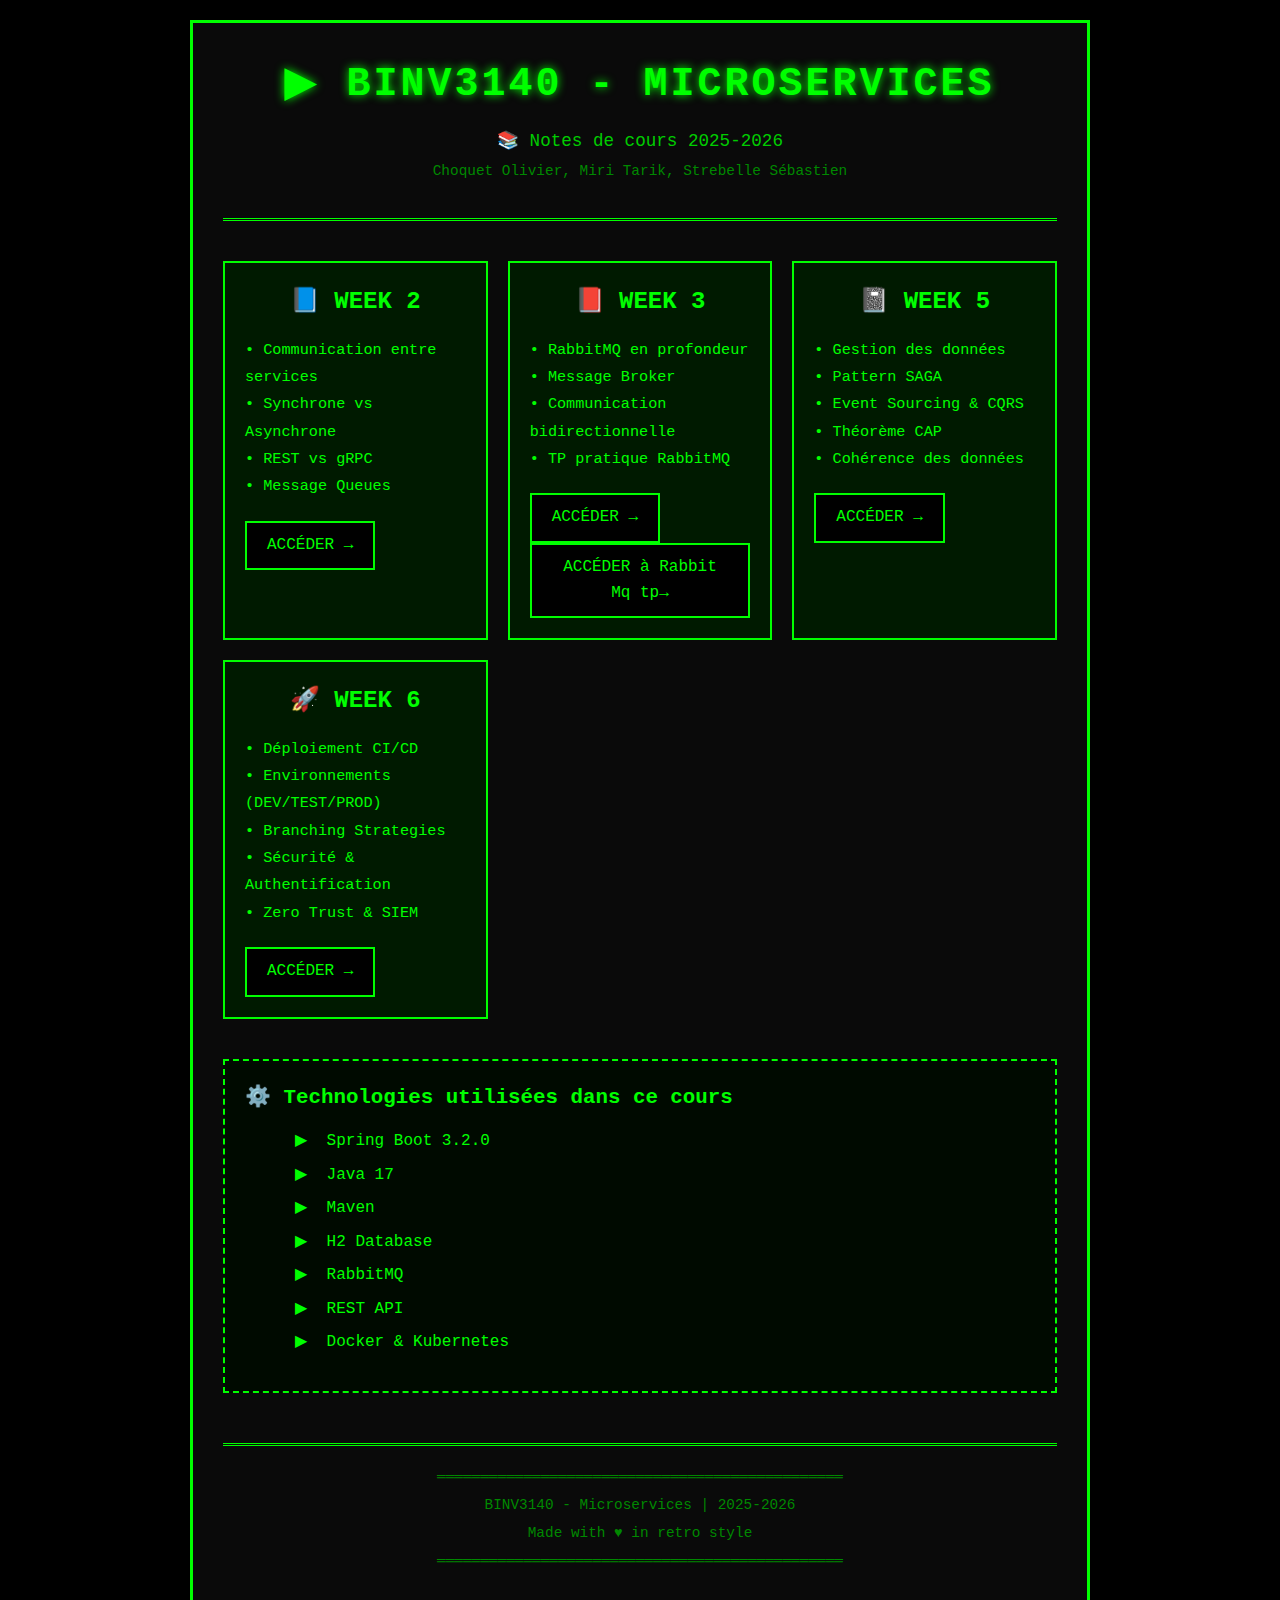
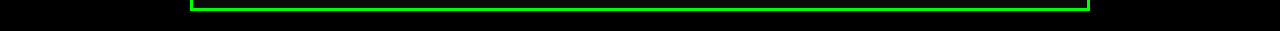
<file: index.html>
<!DOCTYPE html>
<html lang="fr">
<head>
    <meta charset="UTF-8">
    <meta name="viewport" content="width=device-width, initial-scale=1.0">
    <title>BINV3140 - Microservices | Mes Notes de Cours</title>
    <link rel="stylesheet" href="style.css">
</head>
<body>
    <div class="container">
        <header>
            <h1>▶ BINV3140 - MICROSERVICES</h1>
            <p class="subtitle">📚 Notes de cours 2025-2026</p>
            <p class="author">Choquet Olivier, Miri Tarik, Strebelle Sébastien</p>
        </header>

        <main>

            <div class="weeks-grid">
                <!-- Week 2 (anciennement Week 1) -->
                <div class="week-card">
                    <h3>📘 WEEK 2</h3>
                    <p>
                        • Communication entre services<br>
                        • Synchrone vs Asynchrone<br>
                        • REST vs gRPC<br>
                        • Message Queues
                    </p>
                    <a href="week2.html" class="btn">ACCÉDER →</a>
                </div>

                <!-- Week 3 (anciennement Week 2) -->
                <div class="week-card">
                    <h3>📕 WEEK 3</h3>
                    <p>
                        • RabbitMQ en profondeur<br>
                        • Message Broker<br>
                        • Communication bidirectionnelle<br>
                        • TP pratique RabbitMQ
                    </p>
                    <a href="week3.html" class="btn">ACCÉDER →</a>
                    <a href="RabitMQTP.html" class="btn">ACCÉDER à Rabbit Mq tp→</a>
                </div>

                <!-- Week 5 -->
                <div class="week-card">
                    <h3>📓 WEEK 5</h3>
                    <p>
                        • Gestion des données<br>
                        • Pattern SAGA<br>
                        • Event Sourcing & CQRS<br>
                        • Théorème CAP<br>
                        • Cohérence des données
                    </p>
                    <a href="week5.html" class="btn">ACCÉDER →</a>
                </div>

                <!-- Week 6 -->
                <div class="week-card">
                    <h3>🚀 WEEK 6</h3>
                    <p>
                        • Déploiement CI/CD<br>
                        • Environnements (DEV/TEST/PROD)<br>
                        • Branching Strategies<br>
                        • Sécurité & Authentification<br>
                        • Zero Trust & SIEM
                    </p>
                    <a href="week6.html" class="btn">ACCÉDER →</a>
                </div>
            </div>

            <div class="info-box">
                <h3>⚙️ Technologies utilisées dans ce cours</h3>
                <ul>
                    <li>Spring Boot 3.2.0</li>
                    <li>Java 17</li>
                    <li>Maven</li>
                    <li>H2 Database</li>
                    <li>RabbitMQ</li>
                    <li>REST API</li>
                    <li>Docker & Kubernetes</li>
                </ul>
            </div>
        </main>

        <footer>
            <p>═══════════════════════════════════════════════</p>
            <p>BINV3140 - Microservices | 2025-2026</p>
            <p>Made with ♥ in retro style</p>
            <p>═══════════════════════════════════════════════</p>
        </footer>
    </div>
</body>
</html>
</file>
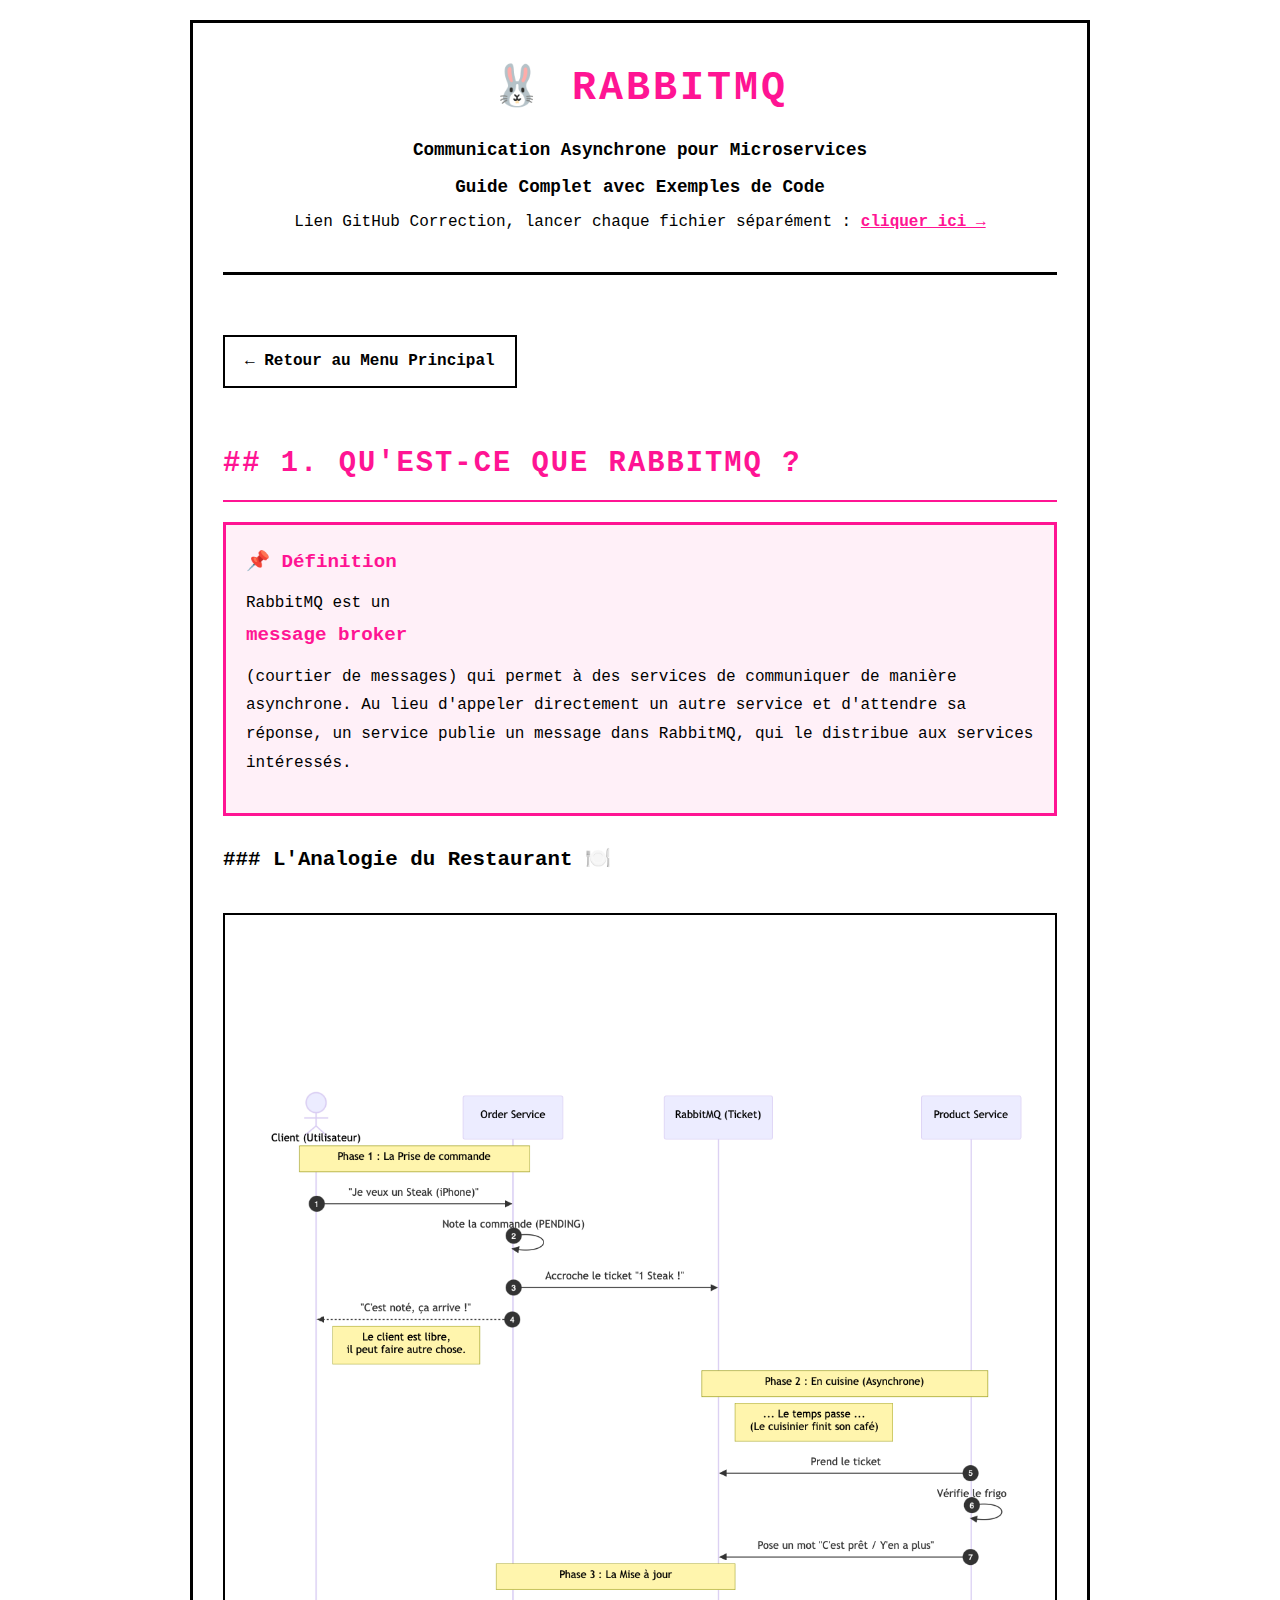
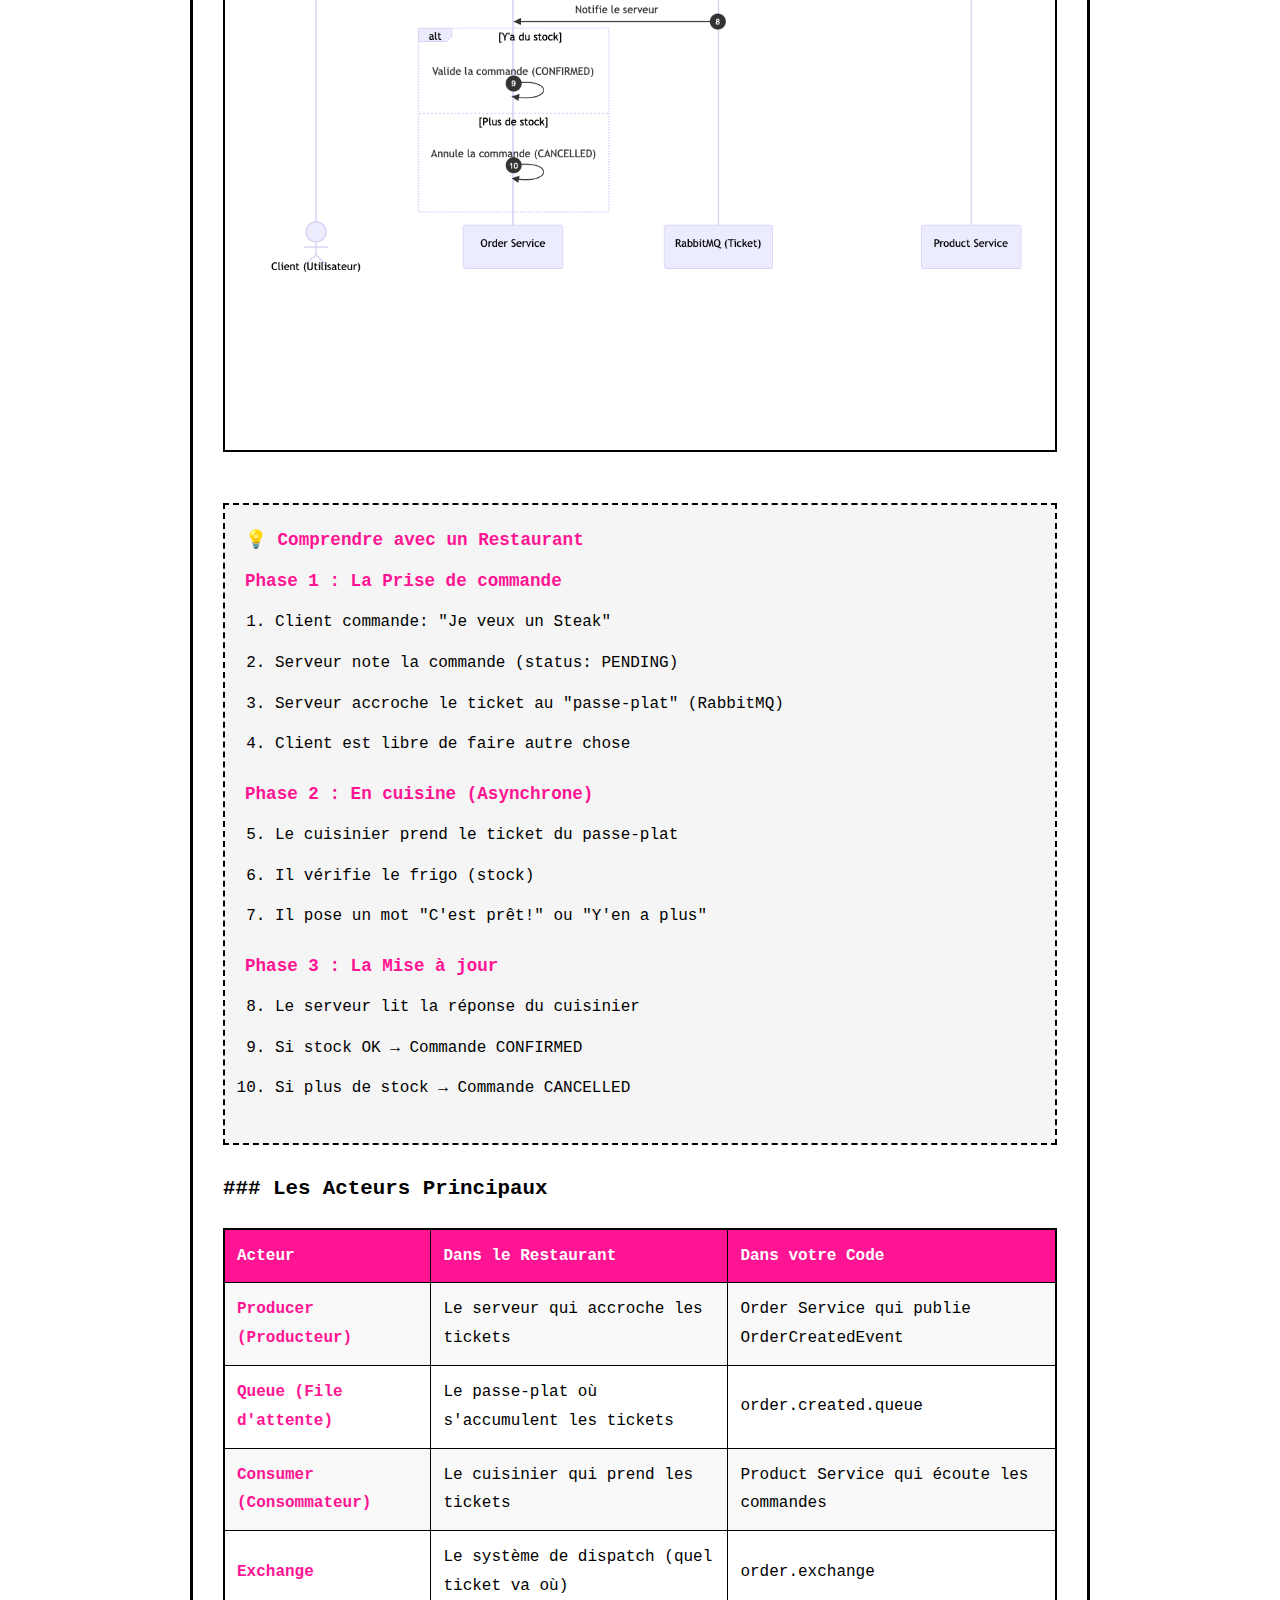
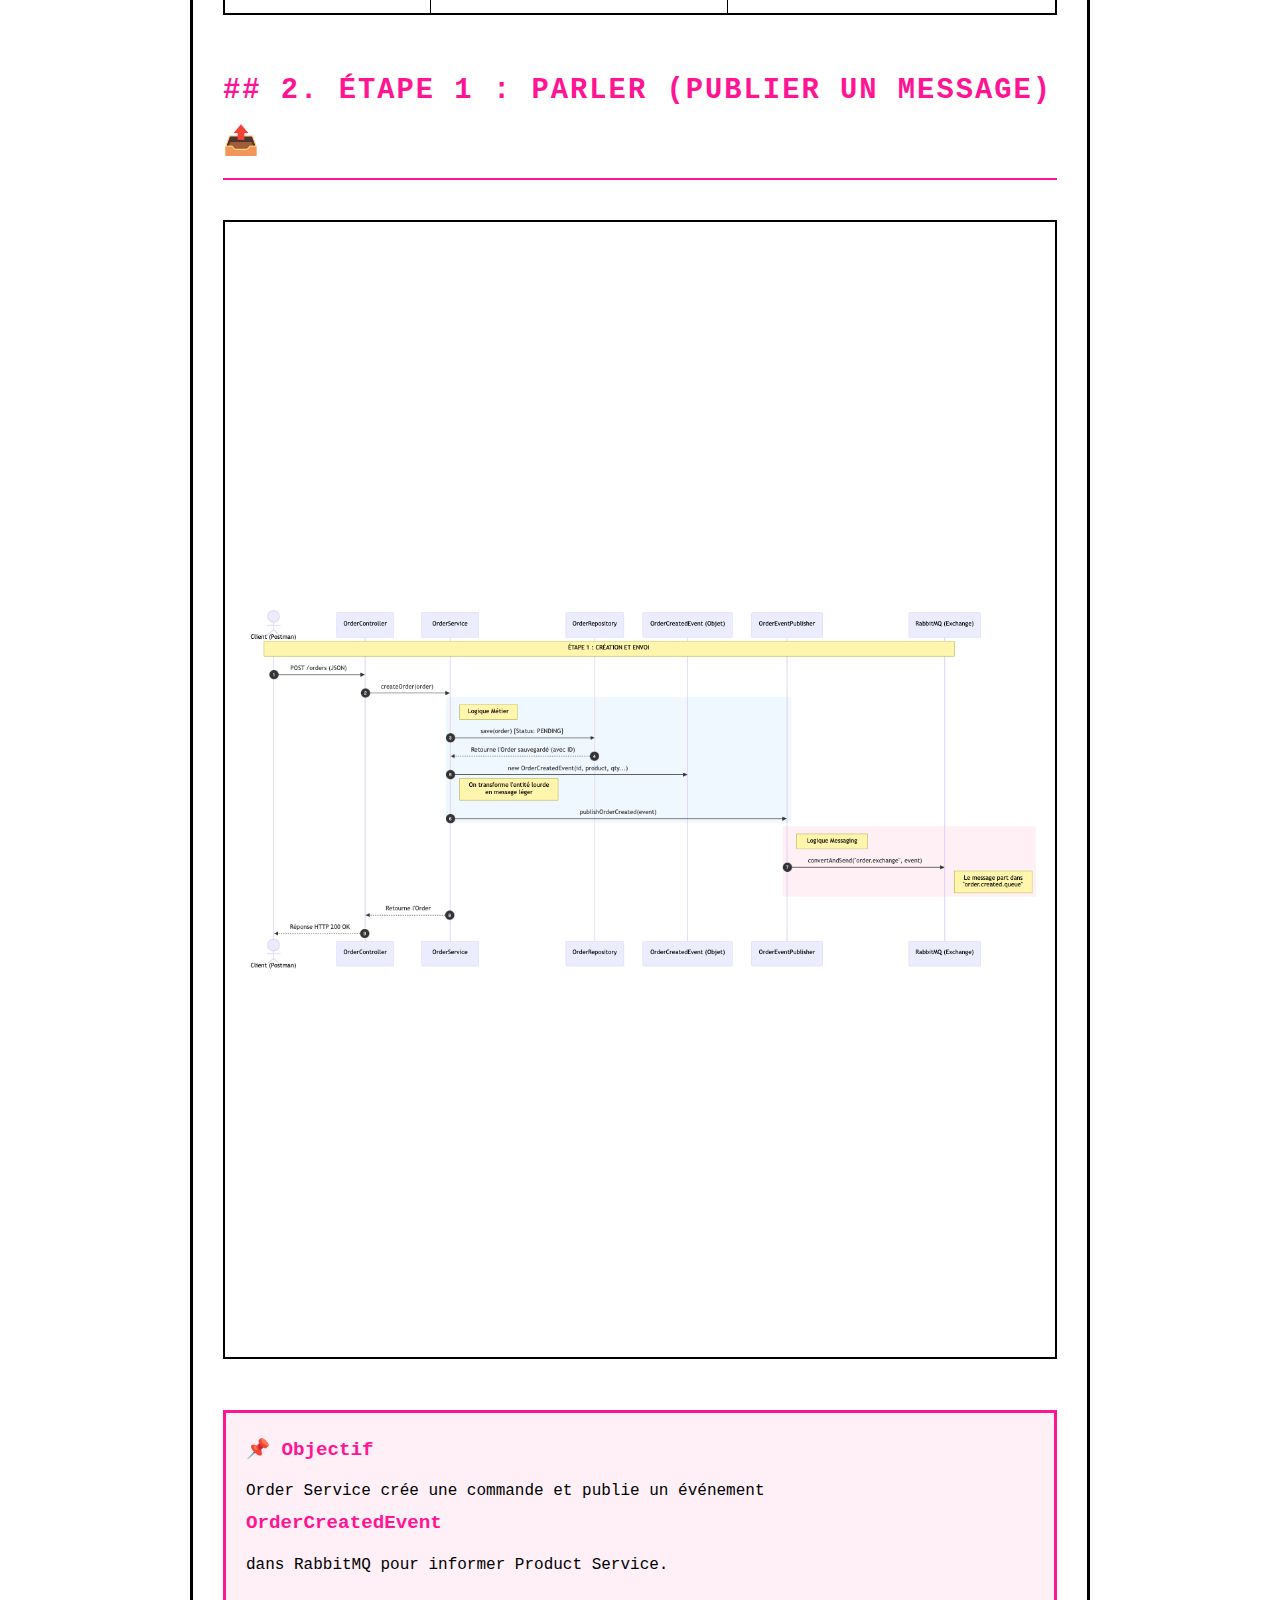
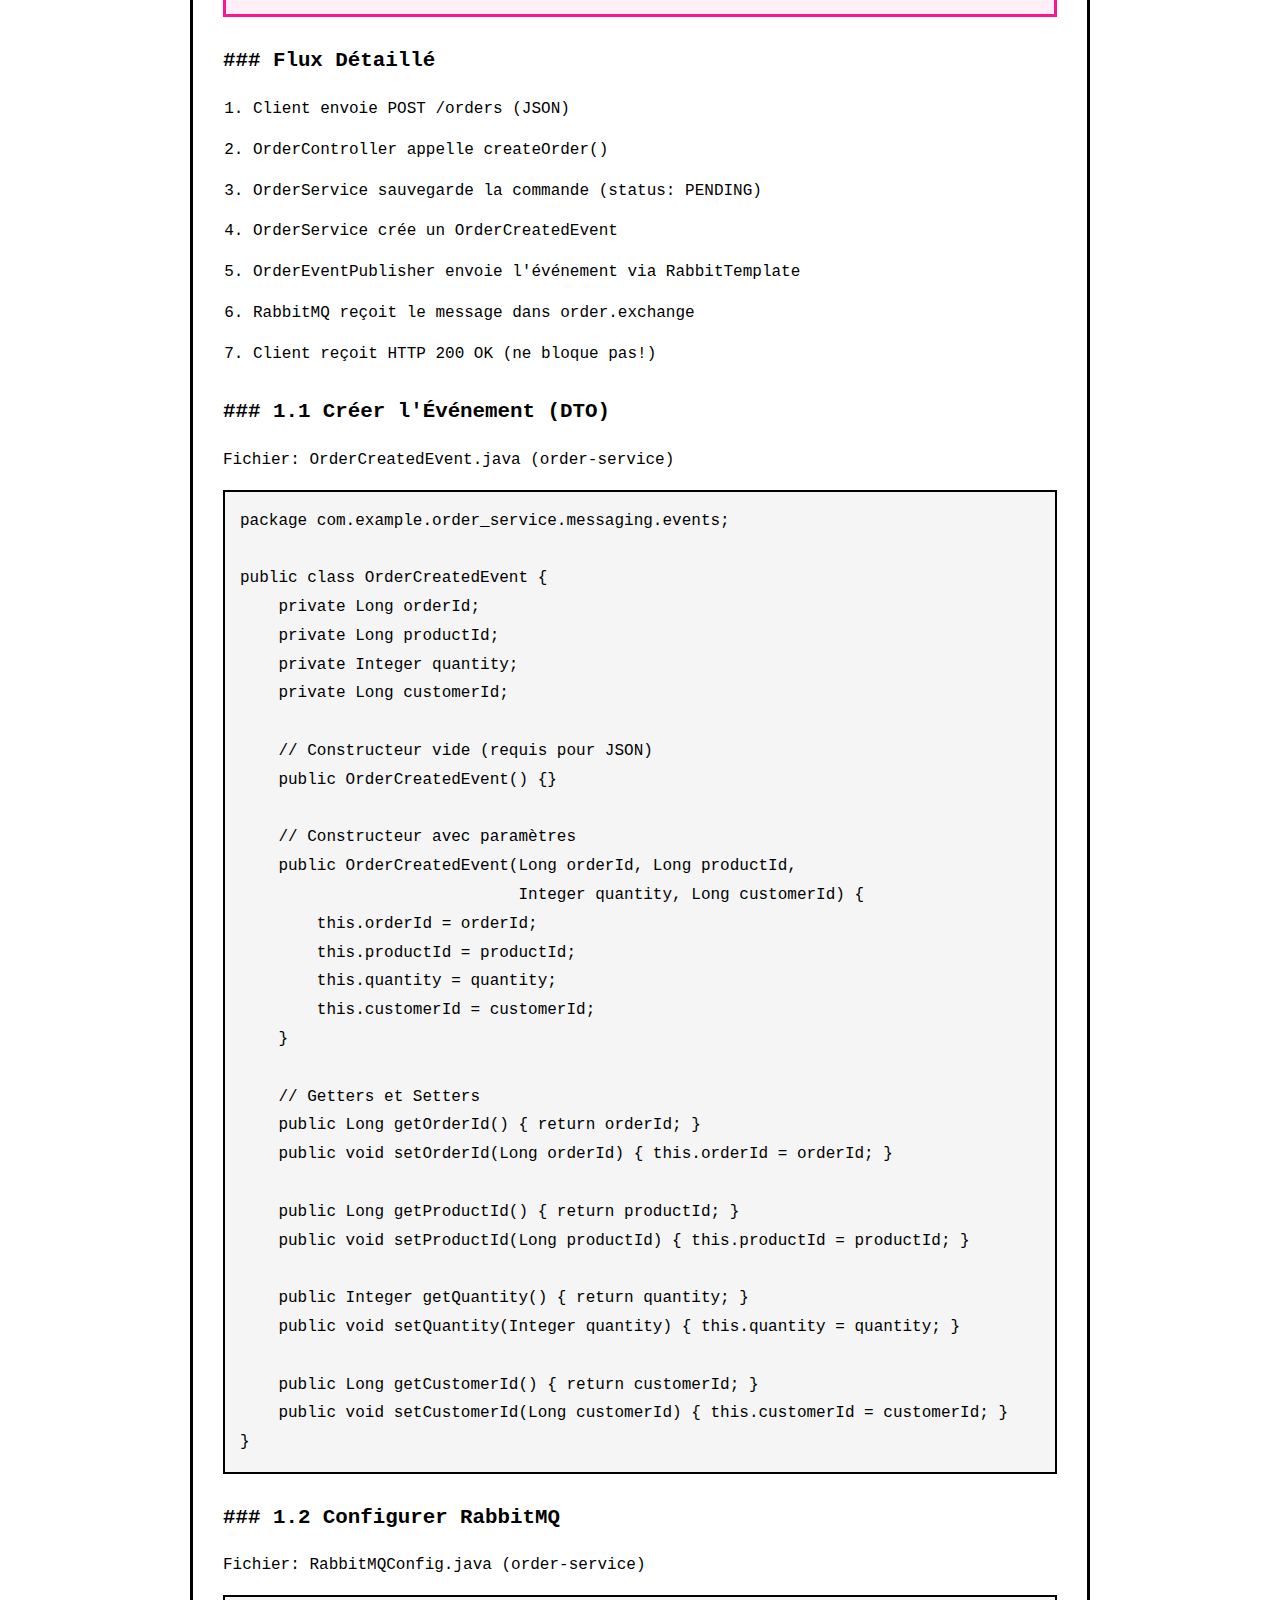
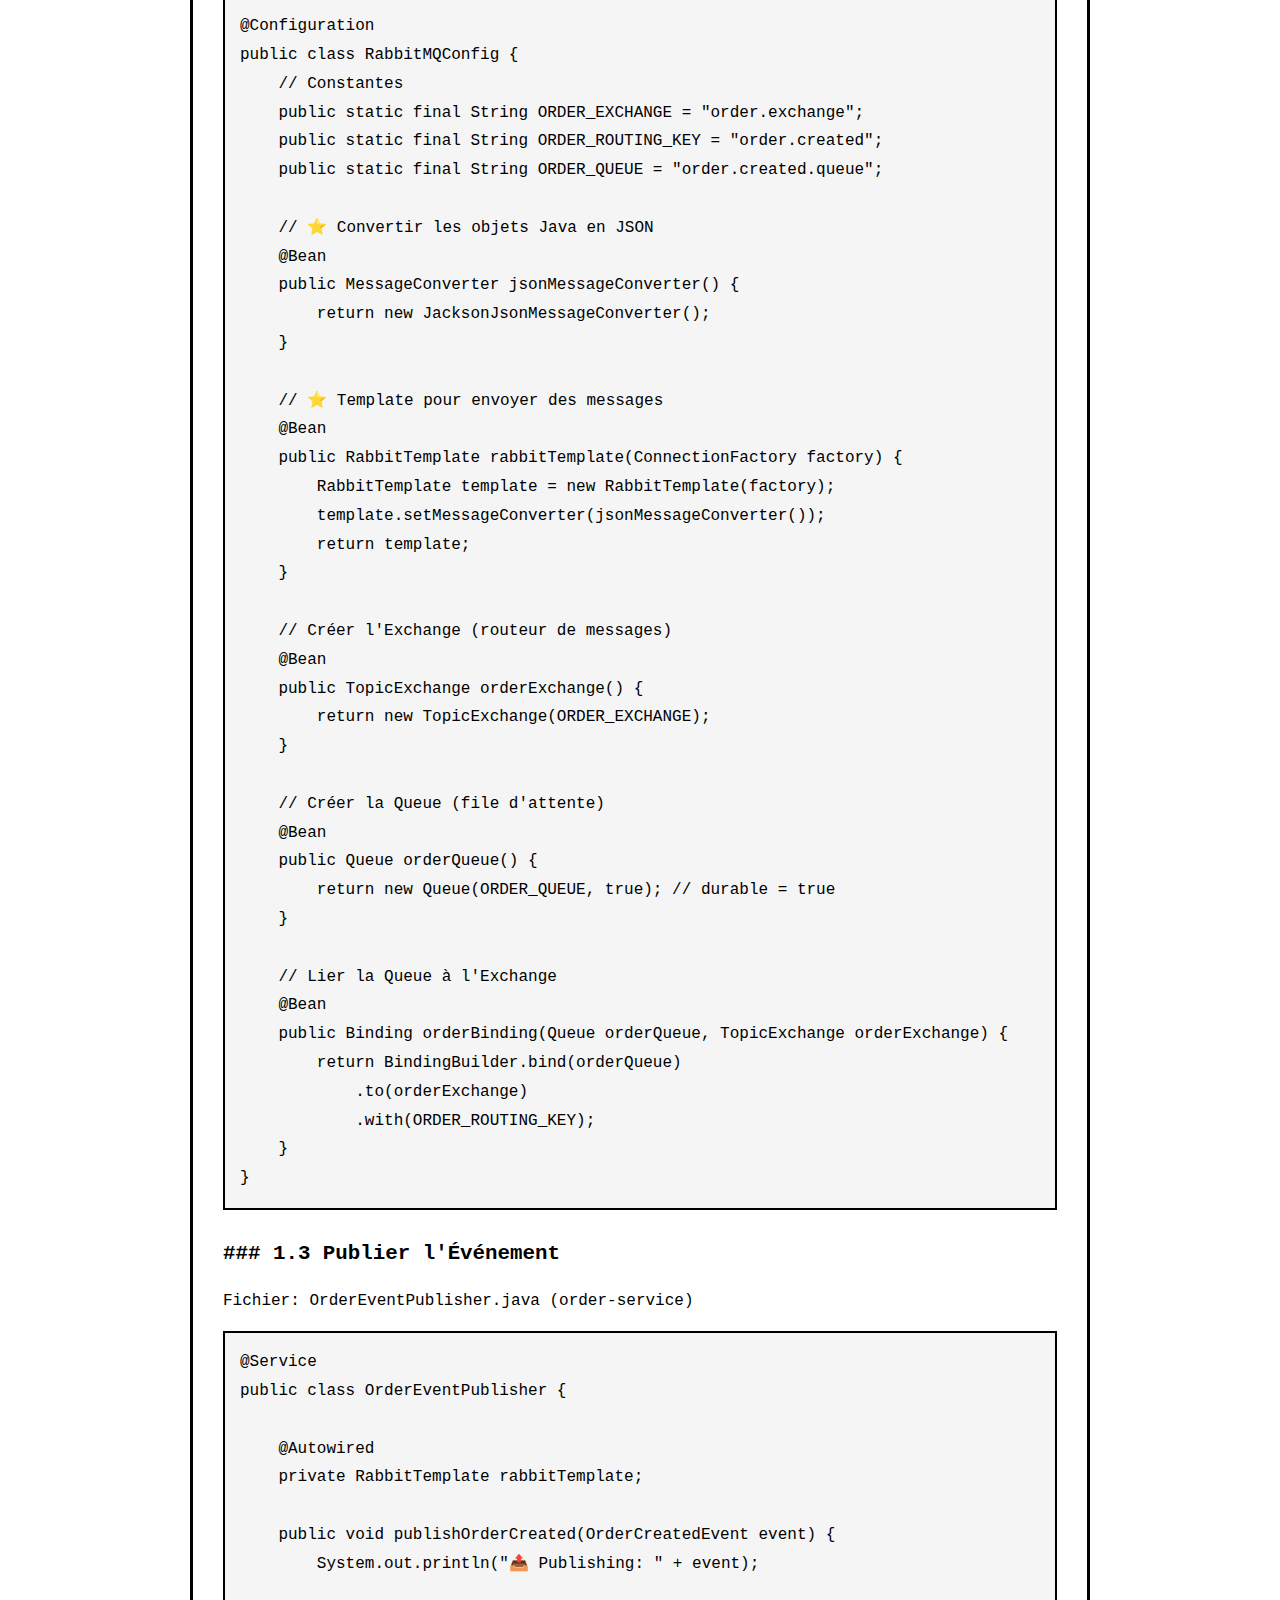
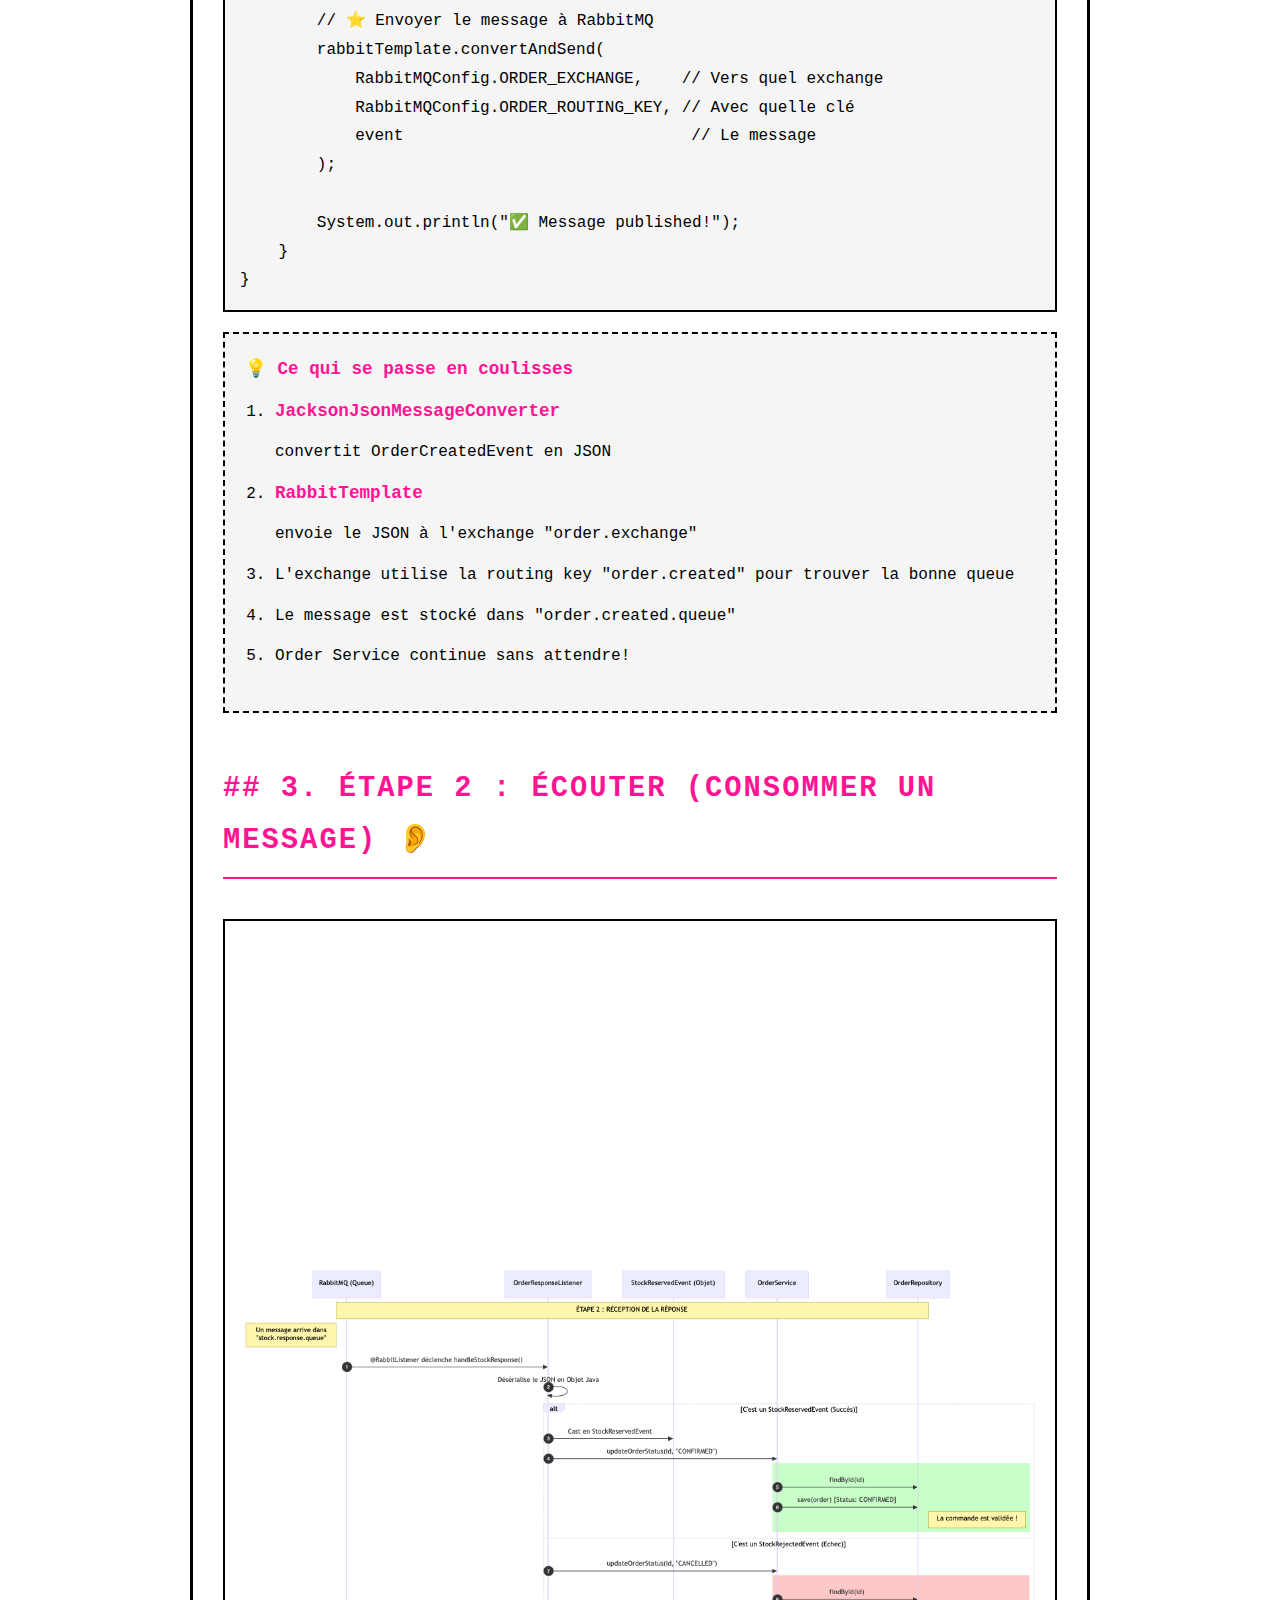
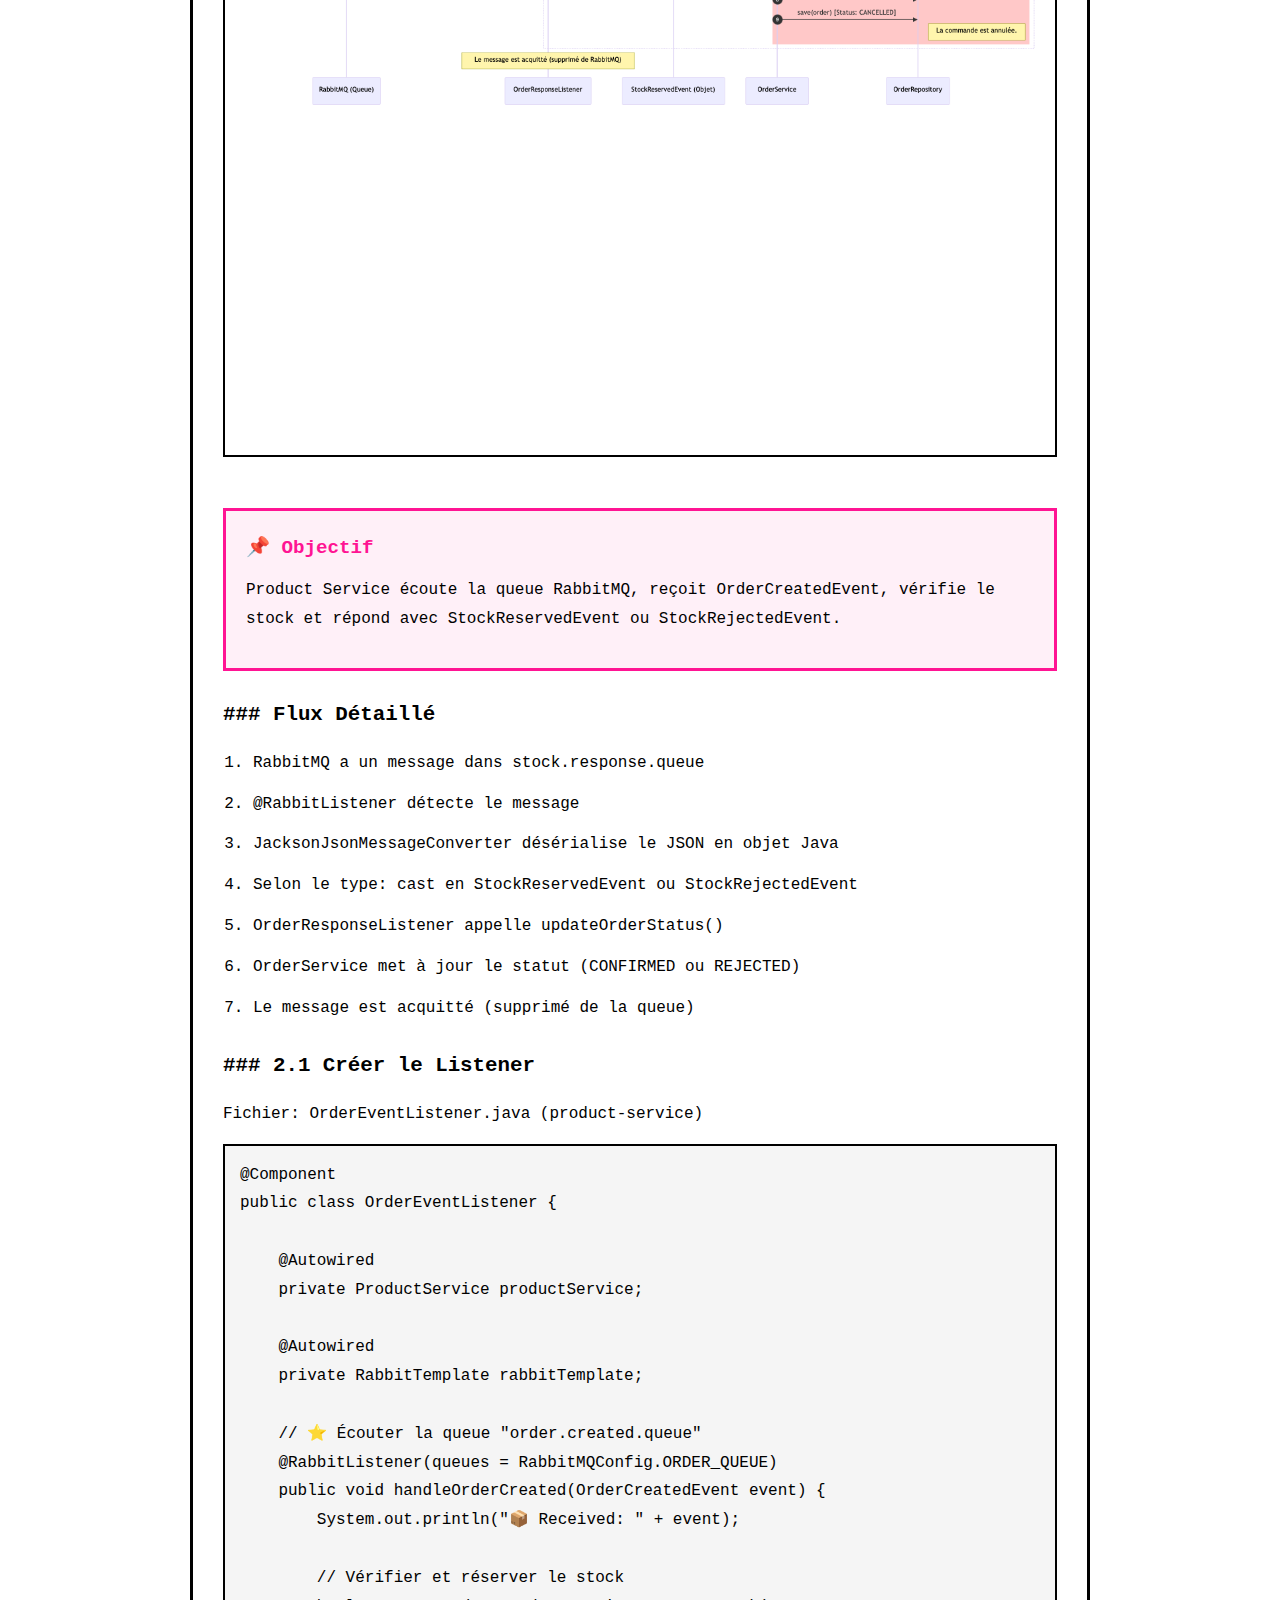
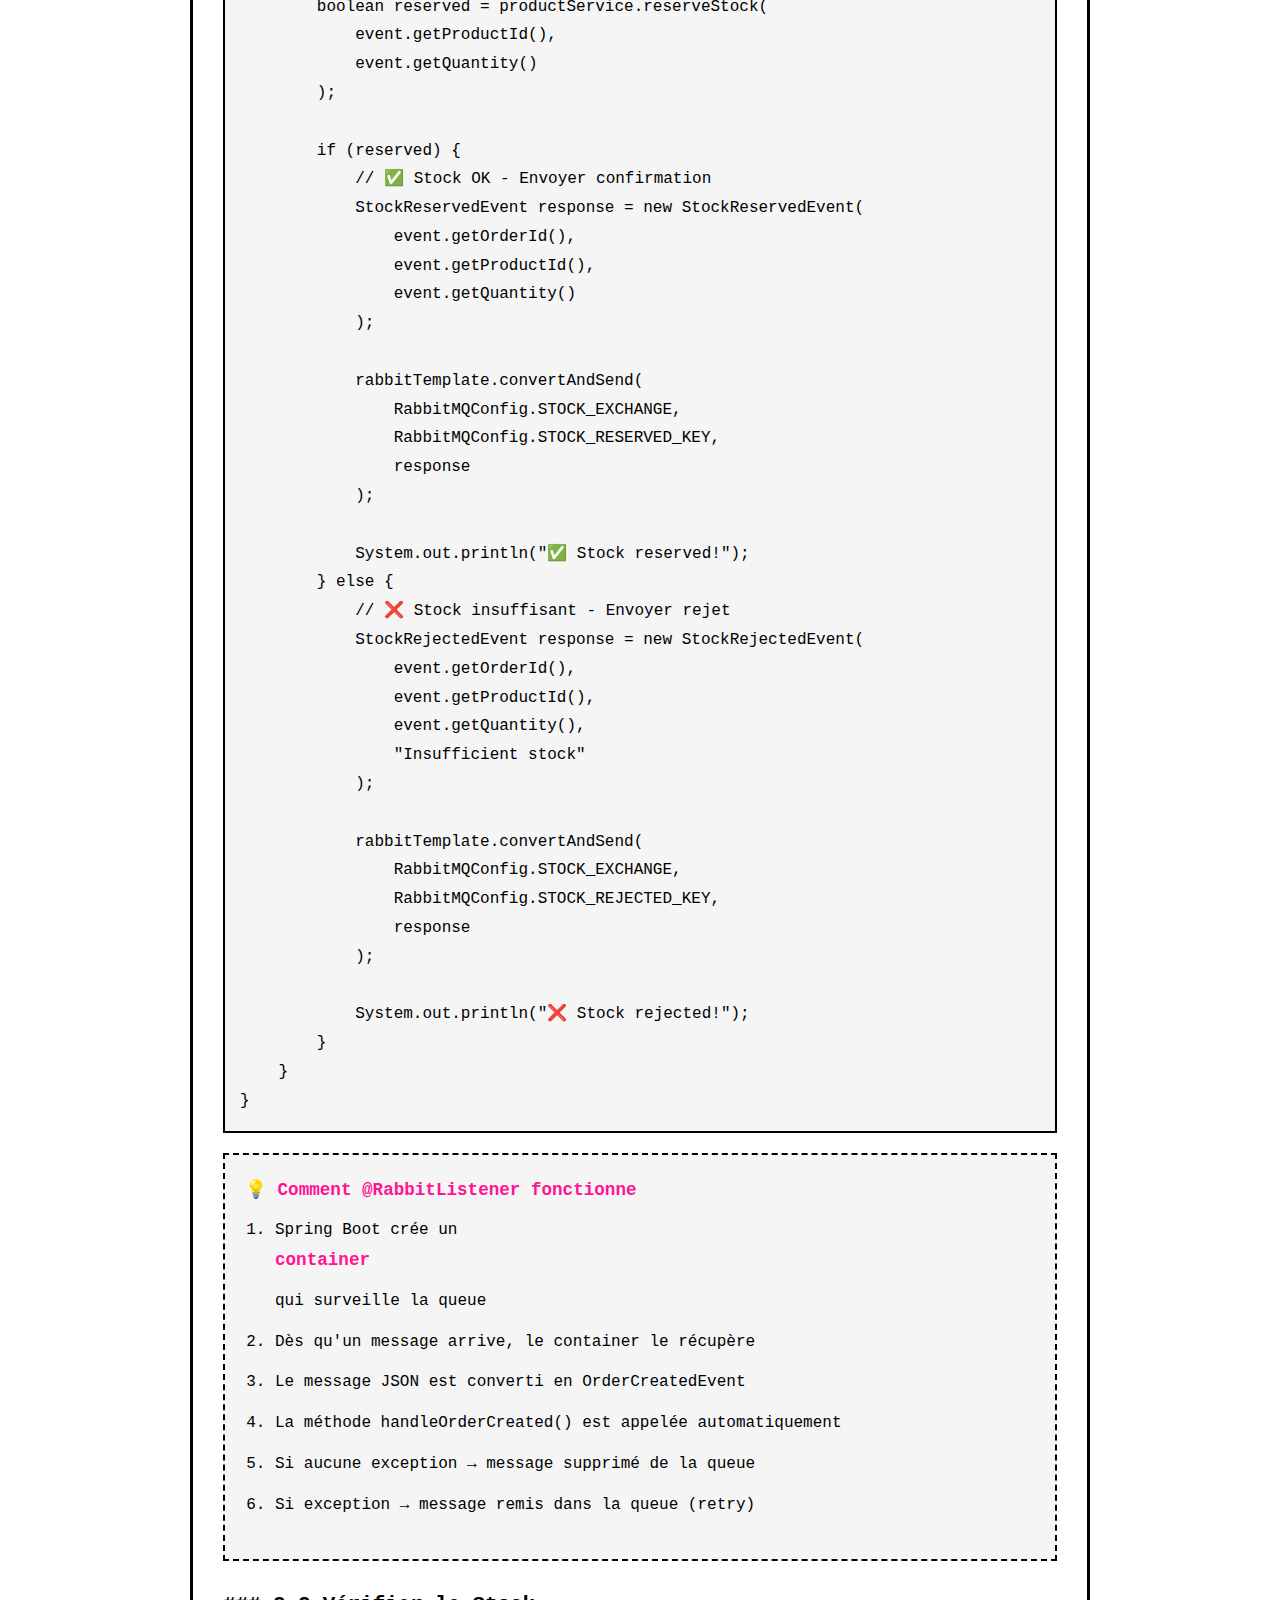
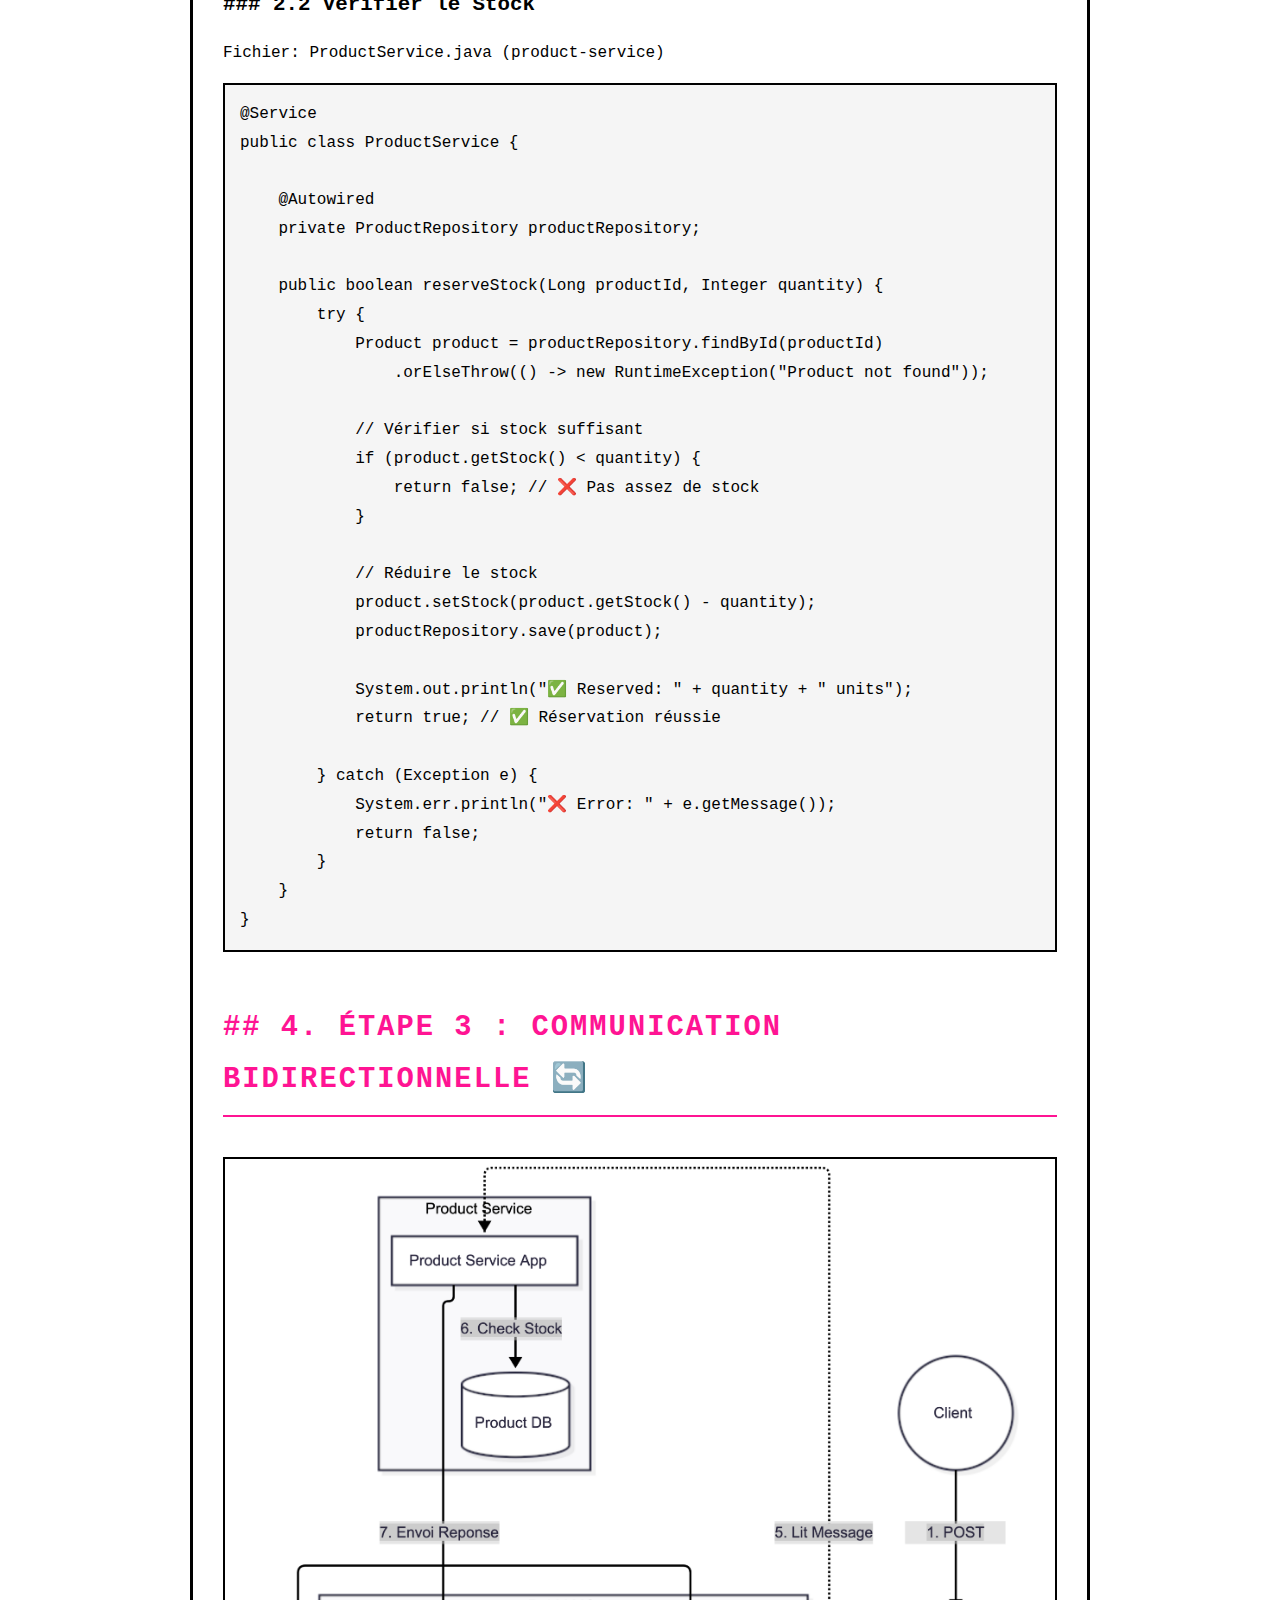
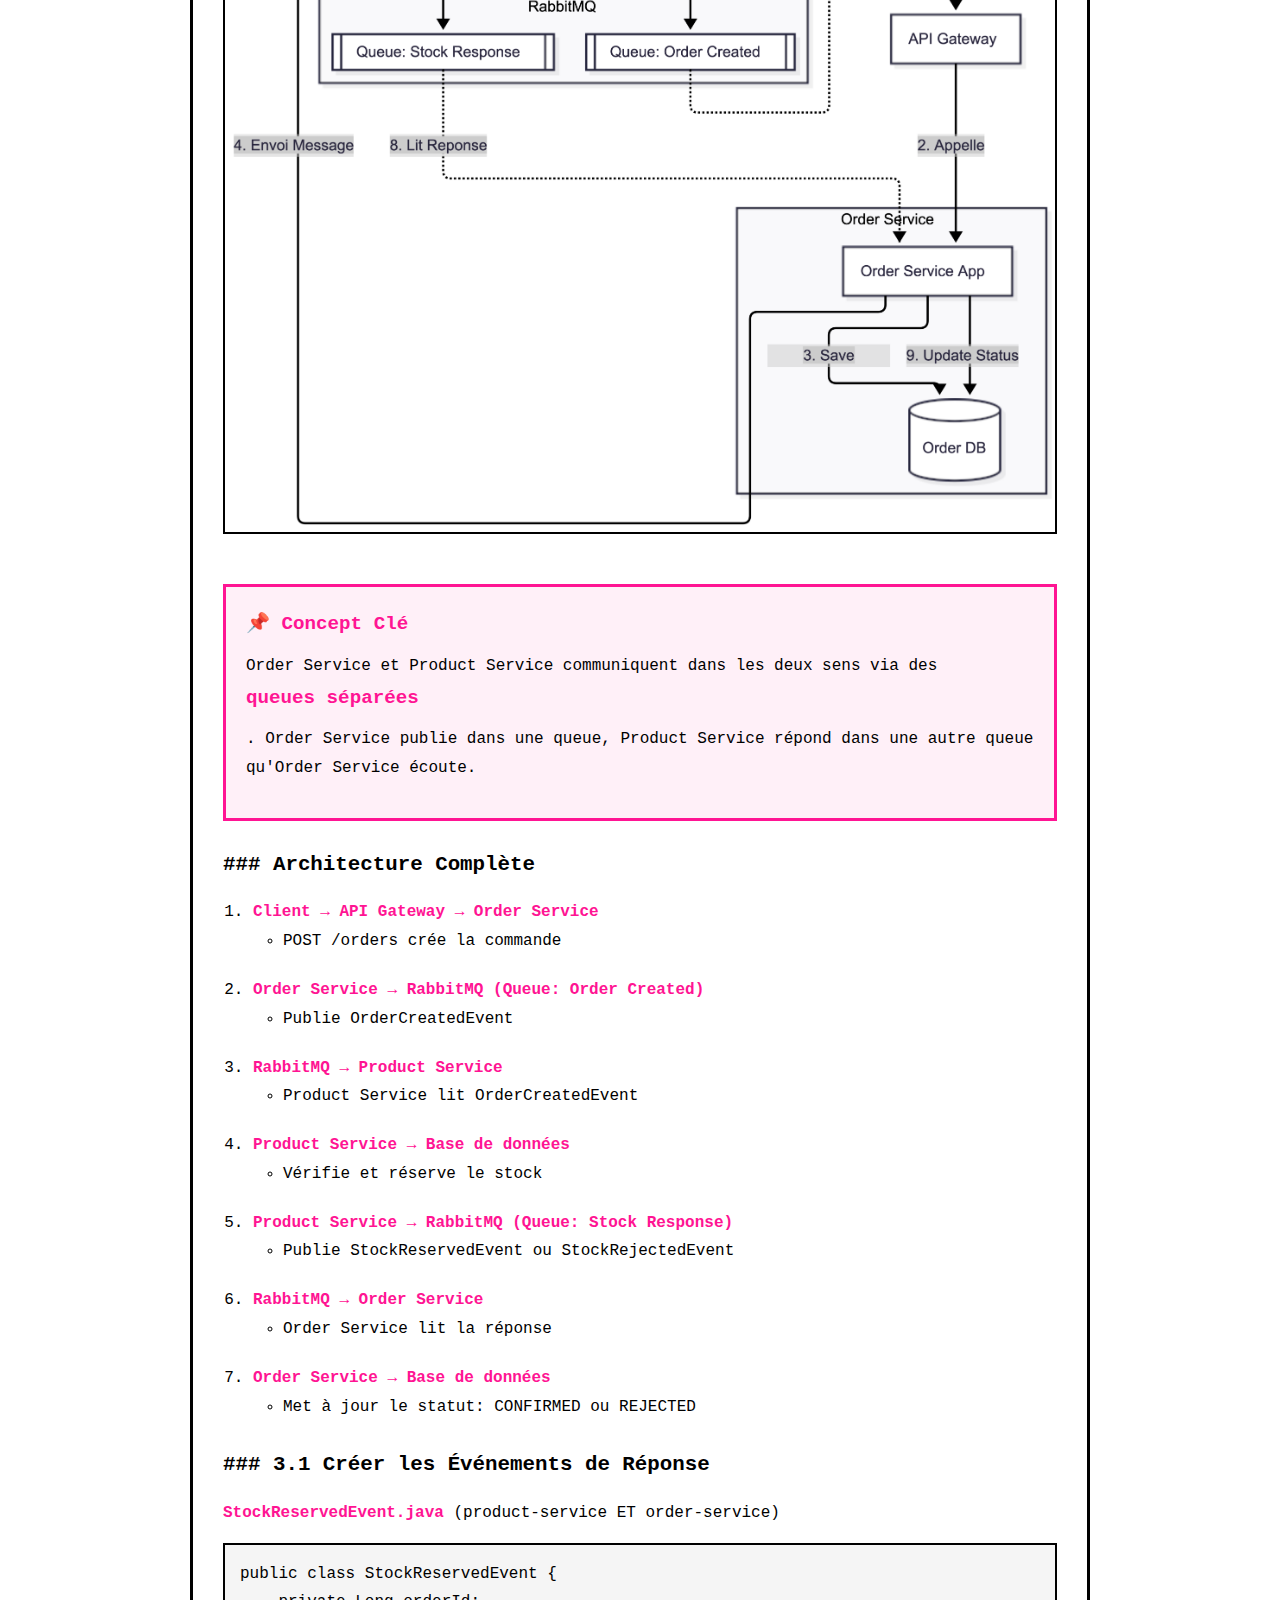
<file: RabitMQTP.html>
<!DOCTYPE html>
<html lang="fr">
<head>
    <meta charset="UTF-8">
    <meta name="viewport" content="width=device-width, initial-scale=1.0">
    <title>RabbitMQ - Communication Asynchrone</title>
    <link rel="stylesheet" href="content-style.css">
</head>
<body>
    <div class="container">
        <header>
            <h1>🐰 RABBITMQ</h1>
            <p class="subtitle">Communication Asynchrone pour Microservices</p>
            <p class="subtitle">Guide Complet avec Exemples de Code</p>
            <p>Lien GitHub Correction, lancer chaque fichier séparément : 
                <a href="https://github.com/DanielMarica/rabbit-mq-micro-services" target="_blank">cliquer ici →</a>
            </p></header>

        <nav class="back-btn">
            <a href="index.html" class="btn">← Retour au Menu Principal</a>
        </nav>

        <main>
            <!-- SECTION 1: INTRODUCTION -->
            <section id="introduction">
                <h2>## 1. QU'EST-CE QUE RABBITMQ ?</h2>
                
                <div class="definition">
                    <strong>📌 Définition</strong>
                    <p>RabbitMQ est un <strong>message broker</strong> (courtier de messages) qui permet à des services de communiquer de manière asynchrone. Au lieu d'appeler directement un autre service et d'attendre sa réponse, un service publie un message dans RabbitMQ, qui le distribue aux services intéressés.</p>
                </div>

                <h3>### L'Analogie du Restaurant 🍽️</h3>
                
                <img src="RabbitExplicationRestaurant.png" alt="Analogie Restaurant RabbitMQ" style="width:100%; margin:20px 0; border: 2px solid #000;">

                <div class="example">
                    <strong>💡 Comprendre avec un Restaurant</strong>
                    <p><strong>Phase 1 : La Prise de commande</strong></p>
                    <ol>
                        <li>Client commande: "Je veux un Steak"</li>
                        <li>Serveur note la commande (status: PENDING)</li>
                        <li>Serveur accroche le ticket au "passe-plat" (RabbitMQ)</li>
                        <li>Client est libre de faire autre chose</li>
                    </ol>

                    <p><strong>Phase 2 : En cuisine (Asynchrone)</strong></p>
                    <ol start="5">
                        <li>Le cuisinier prend le ticket du passe-plat</li>
                        <li>Il vérifie le frigo (stock)</li>
                        <li>Il pose un mot "C'est prêt!" ou "Y'en a plus"</li>
                    </ol>

                    <p><strong>Phase 3 : La Mise à jour</strong></p>
                    <ol start="8">
                        <li>Le serveur lit la réponse du cuisinier</li>
                        <li>Si stock OK → Commande CONFIRMED</li>
                        <li>Si plus de stock → Commande CANCELLED</li>
                    </ol>
                </div>

                <h3>### Les Acteurs Principaux</h3>
                
                <table>
                    <tr>
                        <th>Acteur</th>
                        <th>Dans le Restaurant</th>
                        <th>Dans votre Code</th>
                    </tr>
                    <tr>
                        <td><strong>Producer (Producteur)</strong></td>
                        <td>Le serveur qui accroche les tickets</td>
                        <td>Order Service qui publie OrderCreatedEvent</td>
                    </tr>
                    <tr>
                        <td><strong>Queue (File d'attente)</strong></td>
                        <td>Le passe-plat où s'accumulent les tickets</td>
                        <td>order.created.queue</td>
                    </tr>
                    <tr>
                        <td><strong>Consumer (Consommateur)</strong></td>
                        <td>Le cuisinier qui prend les tickets</td>
                        <td>Product Service qui écoute les commandes</td>
                    </tr>
                    <tr>
                        <td><strong>Exchange</strong></td>
                        <td>Le système de dispatch (quel ticket va où)</td>
                        <td>order.exchange</td>
                    </tr>
                </table>
            </section>

            <!-- SECTION 2: ÉTAPE 1 - PARLER (PUBLIER) -->
            <section id="etape1-parler">
                <h2>## 2. ÉTAPE 1 : PARLER (PUBLIER UN MESSAGE) 📤</h2>

                <img src="parler.png" alt="Schéma Publication Message" style="width:100%; margin:20px 0; border: 2px solid #000;">

                <div class="definition">
                    <strong>📌 Objectif</strong>
                    <p>Order Service crée une commande et publie un événement <strong>OrderCreatedEvent</strong> dans RabbitMQ pour informer Product Service.</p>
                </div>

                <h3>### Flux Détaillé</h3>
                <ol>
                    <li>Client envoie POST /orders (JSON)</li>
                    <li>OrderController appelle createOrder()</li>
                    <li>OrderService sauvegarde la commande (status: PENDING)</li>
                    <li>OrderService crée un OrderCreatedEvent</li>
                    <li>OrderEventPublisher envoie l'événement via RabbitTemplate</li>
                    <li>RabbitMQ reçoit le message dans order.exchange</li>
                    <li>Client reçoit HTTP 200 OK (ne bloque pas!)</li>
                </ol>

                <h3>### 1.1 Créer l'Événement (DTO)</h3>
                <p>Fichier: <code>OrderCreatedEvent.java</code> (order-service)</p>
                <pre><code>package com.example.order_service.messaging.events;

public class OrderCreatedEvent {
    private Long orderId;
    private Long productId;
    private Integer quantity;
    private Long customerId;

    // Constructeur vide (requis pour JSON)
    public OrderCreatedEvent() {}

    // Constructeur avec paramètres
    public OrderCreatedEvent(Long orderId, Long productId, 
                             Integer quantity, Long customerId) {
        this.orderId = orderId;
        this.productId = productId;
        this.quantity = quantity;
        this.customerId = customerId;
    }

    // Getters et Setters
    public Long getOrderId() { return orderId; }
    public void setOrderId(Long orderId) { this.orderId = orderId; }
    
    public Long getProductId() { return productId; }
    public void setProductId(Long productId) { this.productId = productId; }
    
    public Integer getQuantity() { return quantity; }
    public void setQuantity(Integer quantity) { this.quantity = quantity; }
    
    public Long getCustomerId() { return customerId; }
    public void setCustomerId(Long customerId) { this.customerId = customerId; }
}</code></pre>

                <h3>### 1.2 Configurer RabbitMQ</h3>
                <p>Fichier: <code>RabbitMQConfig.java</code> (order-service)</p>
                <pre><code>@Configuration
public class RabbitMQConfig {
    // Constantes
    public static final String ORDER_EXCHANGE = "order.exchange";
    public static final String ORDER_ROUTING_KEY = "order.created";
    public static final String ORDER_QUEUE = "order.created.queue";

    // ⭐ Convertir les objets Java en JSON
    @Bean
    public MessageConverter jsonMessageConverter() {
        return new JacksonJsonMessageConverter();
    }

    // ⭐ Template pour envoyer des messages
    @Bean
    public RabbitTemplate rabbitTemplate(ConnectionFactory factory) {
        RabbitTemplate template = new RabbitTemplate(factory);
        template.setMessageConverter(jsonMessageConverter());
        return template;
    }

    // Créer l'Exchange (routeur de messages)
    @Bean
    public TopicExchange orderExchange() {
        return new TopicExchange(ORDER_EXCHANGE);
    }

    // Créer la Queue (file d'attente)
    @Bean
    public Queue orderQueue() {
        return new Queue(ORDER_QUEUE, true); // durable = true
    }

    // Lier la Queue à l'Exchange
    @Bean
    public Binding orderBinding(Queue orderQueue, TopicExchange orderExchange) {
        return BindingBuilder.bind(orderQueue)
            .to(orderExchange)
            .with(ORDER_ROUTING_KEY);
    }
}</code></pre>

                <h3>### 1.3 Publier l'Événement</h3>
                <p>Fichier: <code>OrderEventPublisher.java</code> (order-service)</p>
                <pre><code>@Service
public class OrderEventPublisher {
    
    @Autowired
    private RabbitTemplate rabbitTemplate;

    public void publishOrderCreated(OrderCreatedEvent event) {
        System.out.println("📤 Publishing: " + event);
        
        // ⭐ Envoyer le message à RabbitMQ
        rabbitTemplate.convertAndSend(
            RabbitMQConfig.ORDER_EXCHANGE,    // Vers quel exchange
            RabbitMQConfig.ORDER_ROUTING_KEY, // Avec quelle clé
            event                              // Le message
        );
        
        System.out.println("✅ Message published!");
    }
}</code></pre>

                <div class="example">
                    <strong>💡 Ce qui se passe en coulisses</strong>
                    <ol>
                        <li><strong>JacksonJsonMessageConverter</strong> convertit OrderCreatedEvent en JSON</li>
                        <li><strong>RabbitTemplate</strong> envoie le JSON à l'exchange "order.exchange"</li>
                        <li>L'exchange utilise la routing key "order.created" pour trouver la bonne queue</li>
                        <li>Le message est stocké dans "order.created.queue"</li>
                        <li>Order Service continue sans attendre!</li>
                    </ol>
                </div>
            </section>

            <!-- SECTION 3: ÉTAPE 2 - ÉCOUTER (CONSOMMER) -->
            <section id="etape2-ecouter">
                <h2>## 3. ÉTAPE 2 : ÉCOUTER (CONSOMMER UN MESSAGE) 👂</h2>

                <img src="ecouter.png" alt="Schéma Consommation Message" style="width:100%; margin:20px 0; border: 2px solid #000;">

                <div class="definition">
                    <strong>📌 Objectif</strong>
                    <p>Product Service écoute la queue RabbitMQ, reçoit OrderCreatedEvent, vérifie le stock et répond avec StockReservedEvent ou StockRejectedEvent.</p>
                </div>

                <h3>### Flux Détaillé</h3>
                <ol>
                    <li>RabbitMQ a un message dans stock.response.queue</li>
                    <li>@RabbitListener détecte le message</li>
                    <li>JacksonJsonMessageConverter désérialise le JSON en objet Java</li>
                    <li>Selon le type: cast en StockReservedEvent ou StockRejectedEvent</li>
                    <li>OrderResponseListener appelle updateOrderStatus()</li>
                    <li>OrderService met à jour le statut (CONFIRMED ou REJECTED)</li>
                    <li>Le message est acquitté (supprimé de la queue)</li>
                </ol>

                <h3>### 2.1 Créer le Listener</h3>
                <p>Fichier: <code>OrderEventListener.java</code> (product-service)</p>
                <pre><code>@Component
public class OrderEventListener {
    
    @Autowired
    private ProductService productService;
    
    @Autowired
    private RabbitTemplate rabbitTemplate;

    // ⭐ Écouter la queue "order.created.queue"
    @RabbitListener(queues = RabbitMQConfig.ORDER_QUEUE)
    public void handleOrderCreated(OrderCreatedEvent event) {
        System.out.println("📦 Received: " + event);
        
        // Vérifier et réserver le stock
        boolean reserved = productService.reserveStock(
            event.getProductId(), 
            event.getQuantity()
        );
        
        if (reserved) {
            // ✅ Stock OK - Envoyer confirmation
            StockReservedEvent response = new StockReservedEvent(
                event.getOrderId(),
                event.getProductId(),
                event.getQuantity()
            );
            
            rabbitTemplate.convertAndSend(
                RabbitMQConfig.STOCK_EXCHANGE,
                RabbitMQConfig.STOCK_RESERVED_KEY,
                response
            );
            
            System.out.println("✅ Stock reserved!");
        } else {
            // ❌ Stock insuffisant - Envoyer rejet
            StockRejectedEvent response = new StockRejectedEvent(
                event.getOrderId(),
                event.getProductId(),
                event.getQuantity(),
                "Insufficient stock"
            );
            
            rabbitTemplate.convertAndSend(
                RabbitMQConfig.STOCK_EXCHANGE,
                RabbitMQConfig.STOCK_REJECTED_KEY,
                response
            );
            
            System.out.println("❌ Stock rejected!");
        }
    }
}</code></pre>

                <div class="example">
                    <strong>💡 Comment @RabbitListener fonctionne</strong>
                    <ol>
                        <li>Spring Boot crée un <strong>container</strong> qui surveille la queue</li>
                        <li>Dès qu'un message arrive, le container le récupère</li>
                        <li>Le message JSON est converti en OrderCreatedEvent</li>
                        <li>La méthode handleOrderCreated() est appelée automatiquement</li>
                        <li>Si aucune exception → message supprimé de la queue</li>
                        <li>Si exception → message remis dans la queue (retry)</li>
                    </ol>
                </div>

                <h3>### 2.2 Vérifier le Stock</h3>
                <p>Fichier: <code>ProductService.java</code> (product-service)</p>
                <pre><code>@Service
public class ProductService {
    
    @Autowired
    private ProductRepository productRepository;

    public boolean reserveStock(Long productId, Integer quantity) {
        try {
            Product product = productRepository.findById(productId)
                .orElseThrow(() -> new RuntimeException("Product not found"));
            
            // Vérifier si stock suffisant
            if (product.getStock() < quantity) {
                return false; // ❌ Pas assez de stock
            }
            
            // Réduire le stock
            product.setStock(product.getStock() - quantity);
            productRepository.save(product);
            
            System.out.println("✅ Reserved: " + quantity + " units");
            return true; // ✅ Réservation réussie
            
        } catch (Exception e) {
            System.err.println("❌ Error: " + e.getMessage());
            return false;
        }
    }
}</code></pre>
            </section>

            <!-- SECTION 4: ÉTAPE 3 - COMMUNIQUER EN BOUCLE -->
            <section id="etape3-communication">
                <h2>## 4. ÉTAPE 3 : COMMUNICATION BIDIRECTIONNELLE 🔄</h2>

                <img src="RabbitEtCommunicationVue.png" alt="Vue d'ensemble Communication" style="width:100%; margin:20px 0; border: 2px solid #000;">

                <div class="definition">
                    <strong>📌 Concept Clé</strong>
                    <p>Order Service et Product Service communiquent dans les deux sens via des <strong>queues séparées</strong>. Order Service publie dans une queue, Product Service répond dans une autre queue qu'Order Service écoute.</p>
                </div>

                <h3>### Architecture Complète</h3>
                <ol>
                    <li><strong>Client → API Gateway → Order Service</strong>
                        <ul>
                            <li>POST /orders crée la commande</li>
                        </ul>
                    </li>
                    <li><strong>Order Service → RabbitMQ (Queue: Order Created)</strong>
                        <ul>
                            <li>Publie OrderCreatedEvent</li>
                        </ul>
                    </li>
                    <li><strong>RabbitMQ → Product Service</strong>
                        <ul>
                            <li>Product Service lit OrderCreatedEvent</li>
                        </ul>
                    </li>
                    <li><strong>Product Service → Base de données</strong>
                        <ul>
                            <li>Vérifie et réserve le stock</li>
                        </ul>
                    </li>
                    <li><strong>Product Service → RabbitMQ (Queue: Stock Response)</strong>
                        <ul>
                            <li>Publie StockReservedEvent ou StockRejectedEvent</li>
                        </ul>
                    </li>
                    <li><strong>RabbitMQ → Order Service</strong>
                        <ul>
                            <li>Order Service lit la réponse</li>
                        </ul>
                    </li>
                    <li><strong>Order Service → Base de données</strong>
                        <ul>
                            <li>Met à jour le statut: CONFIRMED ou REJECTED</li>
                        </ul>
                    </li>
                </ol>

                <h3>### 3.1 Créer les Événements de Réponse</h3>
                <p><strong>StockReservedEvent.java</strong> (product-service ET order-service)</p>
                <pre><code>public class StockReservedEvent {
    private Long orderId;
    private Long productId;
    private Integer quantity;

    // Constructeurs, getters, setters...
}</code></pre>

                <p><strong>StockRejectedEvent.java</strong> (product-service ET order-service)</p>
                <pre><code>public class StockRejectedEvent {
    private Long orderId;
    private Long productId;
    private Integer quantity;
    private String reason;

    // Constructeurs, getters, setters...
}</code></pre>

                <h3>### 3.2 Écouter les Réponses (Order Service)</h3>
                <p>Fichier: <code>StockEventListener.java</code> (order-service)</p>
                <pre><code>@Component
public class StockEventListener {
    
    @Autowired
    private OrderRepository orderRepository;

    // ⭐ Écouter queue stock.reserved.queue
    @RabbitListener(queues = "stock.reserved.queue")
    public void handleStockReserved(StockReservedEvent event) {
        System.out.println("📥 Received: " + event);
        
        Order order = orderRepository.findById(event.getOrderId())
            .orElseThrow(() -> new RuntimeException("Order not found"));
        
        // Mettre à jour: PENDING → CONFIRMED
        order.setStatus("CONFIRMED");
        orderRepository.save(order);
        
        System.out.println("✅ Order " + event.getOrderId() + " CONFIRMED");
    }

    // ⭐ Écouter queue stock.rejected.queue
    @RabbitListener(queues = "stock.rejected.queue")
    public void handleStockRejected(StockRejectedEvent event) {
        System.out.println("📥 Received: " + event);
        
        Order order = orderRepository.findById(event.getOrderId())
            .orElseThrow(() -> new RuntimeException("Order not found"));
        
        // Mettre à jour: PENDING → REJECTED
        order.setStatus("REJECTED");
        orderRepository.save(order);
        
        System.out.println("❌ Order " + event.getOrderId() + " REJECTED");
    }
}</code></pre>

                <div class="example">
                    <strong>💡 Pourquoi 2 Queues Séparées?</strong>
                    <p>Si on utilisait une seule queue "stock.response.queue", RabbitMQ distribuerait les messages aléatoirement entre handleStockReserved() et handleStockRejected(), ce qui causerait des erreurs!</p>
                    <p><strong>Solution:</strong> Créer 2 queues distinctes avec des routing keys différentes:</p>
                    <ul>
                        <li><strong>stock.reserved</strong> → stock.reserved.queue</li>
                        <li><strong>stock.rejected</strong> → stock.rejected.queue</li>
                    </ul>
                </div>
            </section>

            <!-- SECTION 5: ÉTAPE 4 - CONFIGURATION COMPLÈTE -->
            <section id="etape4-configuration">
                <h2>## 5. ÉTAPE 4 : CONFIGURATION COMPLÈTE DES 2 SERVICES</h2>

                <div class="definition">
                    <strong>📌 Important</strong>
                    <p>Les DEUX services (order-service et product-service) doivent avoir la même configuration RabbitMQ pour communiquer correctement.</p>
                </div>

                <h3>### Configuration RabbitMQ (Les 2 Services)</h3>
                <pre><code>@Configuration
public class RabbitMQConfig {
    // Queues
    public static final String ORDER_QUEUE = "order.created.queue";
    public static final String STOCK_RESERVED_QUEUE = "stock.reserved.queue";
    public static final String STOCK_REJECTED_QUEUE = "stock.rejected.queue";
    
    // Exchanges
    public static final String ORDER_EXCHANGE = "order.exchange";
    public static final String STOCK_EXCHANGE = "stock.exchange";
    
    // Routing Keys
    public static final String ORDER_ROUTING_KEY = "order.created";
    public static final String STOCK_RESERVED_KEY = "stock.reserved";
    public static final String STOCK_REJECTED_KEY = "stock.rejected";

    @Bean
    public MessageConverter jsonMessageConverter() {
        return new JacksonJsonMessageConverter();
    }

    @Bean
    public RabbitTemplate rabbitTemplate(ConnectionFactory factory) {
        RabbitTemplate template = new RabbitTemplate(factory);
        template.setMessageConverter(jsonMessageConverter());
        return template;
    }

    // === ORDER EXCHANGE & QUEUE ===
    @Bean
    public TopicExchange orderExchange() {
        return new TopicExchange(ORDER_EXCHANGE);
    }

    @Bean
    public Queue orderQueue() {
        return new Queue(ORDER_QUEUE, true);
    }

    @Bean
    public Binding orderBinding(Queue orderQueue, TopicExchange orderExchange) {
        return BindingBuilder.bind(orderQueue)
            .to(orderExchange).with(ORDER_ROUTING_KEY);
    }

    // === STOCK EXCHANGE & QUEUES ===
    @Bean
    public TopicExchange stockExchange() {
        return new TopicExchange(STOCK_EXCHANGE);
    }

    @Bean
    public Queue stockReservedQueue() {
        return new Queue(STOCK_RESERVED_QUEUE, true);
    }

    @Bean
    public Queue stockRejectedQueue() {
        return new Queue(STOCK_REJECTED_QUEUE, true);
    }

    @Bean
    public Binding stockReservedBinding(Queue stockReservedQueue, 
                                        TopicExchange stockExchange) {
        return BindingBuilder.bind(stockReservedQueue)
            .to(stockExchange).with(STOCK_RESERVED_KEY);
    }

    @Bean
    public Binding stockRejectedBinding(Queue stockRejectedQueue, 
                                        TopicExchange stockExchange) {
        return BindingBuilder.bind(stockRejectedQueue)
            .to(stockExchange).with(STOCK_REJECTED_KEY);
    }
}</code></pre>

                <h3>### Dépendances Maven (pom.xml)</h3>
                <pre><code>&lt;dependency&gt;
    &lt;groupId&gt;org.springframework.boot&lt;/groupId&gt;
    &lt;artifactId&gt;spring-boot-starter-amqp&lt;/artifactId&gt;
&lt;/dependency&gt;</code></pre>

                <h3>### Configuration Application (application.properties)</h3>
                <pre><code># RabbitMQ Configuration
spring.rabbitmq.host=localhost
spring.rabbitmq.port=5672
spring.rabbitmq.username=guest
spring.rabbitmq.password=guest</code></pre>

                <div class="info-box">
                    <h3>✅ Checklist de Configuration</h3>
                    <ul>
                        <li>Installer RabbitMQ: <code>brew install rabbitmq</code> (Mac) ou Docker</li>
                        <li>Démarrer RabbitMQ: <code>rabbitmq-server</code></li>
                        <li>Accéder à l'interface: <a href="http://localhost:15672">http://localhost:15672</a> (guest/guest)</li>
                        <li>Ajouter la dépendance spring-boot-starter-amqp</li>
                        <li>Créer RabbitMQConfig.java dans les 2 services</li>
                        <li>Créer les Event classes (DTOs) dans les 2 services</li>
                        <li>Créer les Listeners (@RabbitListener)</li>
                        <li>Créer les Publishers (RabbitTemplate)</li>
                    </ul>
                </div>
            </section>

            <!-- SECTION 6: RÉSUMÉ -->
            <section id="resume">
                <h2>## 6. RÉSUMÉ DES 4 ÉTAPES</h2>

                <table>
                    <tr>
                        <th>Étape</th>
                        <th>Service</th>
                        <th>Action</th>
                        <th>Classe Clé</th>
                    </tr>
                    <tr>
                        <td><strong>1. PARLER</strong></td>
                        <td>Order Service</td>
                        <td>Publier OrderCreatedEvent</td>
                        <td>OrderEventPublisher<br>RabbitTemplate.convertAndSend()</td>
                    </tr>
                    <tr>
                        <td><strong>2. ÉCOUTER</strong></td>
                        <td>Product Service</td>
                        <td>Recevoir OrderCreatedEvent<br>Vérifier stock</td>
                        <td>OrderEventListener<br>@RabbitListener</td>
                    </tr>
                    <tr>
                        <td><strong>3. RÉPONDRE</strong></td>
                        <td>Product Service</td>
                        <td>Publier StockReservedEvent<br>ou StockRejectedEvent</td>
                        <td>RabbitTemplate.convertAndSend()</td>
                    </tr>
                    <tr>
                        <td><strong>4. METTRE À JOUR</strong></td>
                        <td>Order Service</td>
                        <td>Recevoir réponse<br>Changer statut commande</td>
                        <td>StockEventListener<br>@RabbitListener</td>
                    </tr>
                </table>

                <h3>### Avantages de RabbitMQ</h3>
                <table>
                    <tr>
                        <th>Avantage</th>
                        <th>Explication</th>
                    </tr>
                    <tr>
                        <td><strong>Couplage faible</strong></td>
                        <td>Order Service ne connaît pas Product Service directement</td>
                    </tr>
                    <tr>
                        <td><strong>Résilience</strong></td>
                        <td>Si Product Service tombe, les messages restent dans la queue</td>
                    </tr>
                    <tr>
                        <td><strong>Scalabilité</strong></td>
                        <td>Plusieurs instances de Product Service peuvent écouter la même queue</td>
                    </tr>
                    <tr>
                        <td><strong>Performance</strong></td>
                        <td>Order Service ne bloque pas en attendant la réponse</td>
                    </tr>
                    <tr>
                        <td><strong>Flexibilité</strong></td>
                        <td>Facile d'ajouter de nouveaux services qui écoutent les mêmes événements</td>
                    </tr>
                </table>

                <div class="example">
                    <strong>💡 Conseil Final</strong>
                    <p>Pour déboguer RabbitMQ, utilisez l'interface web: <a href="http://localhost:15672">http://localhost:15672</a></p>
                    <p>Vous pouvez y voir:</p>
                    <ul>
                        <li>Les queues créées et leur contenu</li>
                        <li>Le nombre de messages en attente</li>
                        <li>Les exchanges et leurs bindings</li>
                        <li>Les connexions actives</li>
                    </ul>
                </div>
            </section>
        </main>

        <footer>
            <p>© 2025 - Cours Microservices</p>
            <p>Développé avec ❤️ pour apprendre RabbitMQ</p>
        </footer>
    </div>
</body>
</html>
</file>
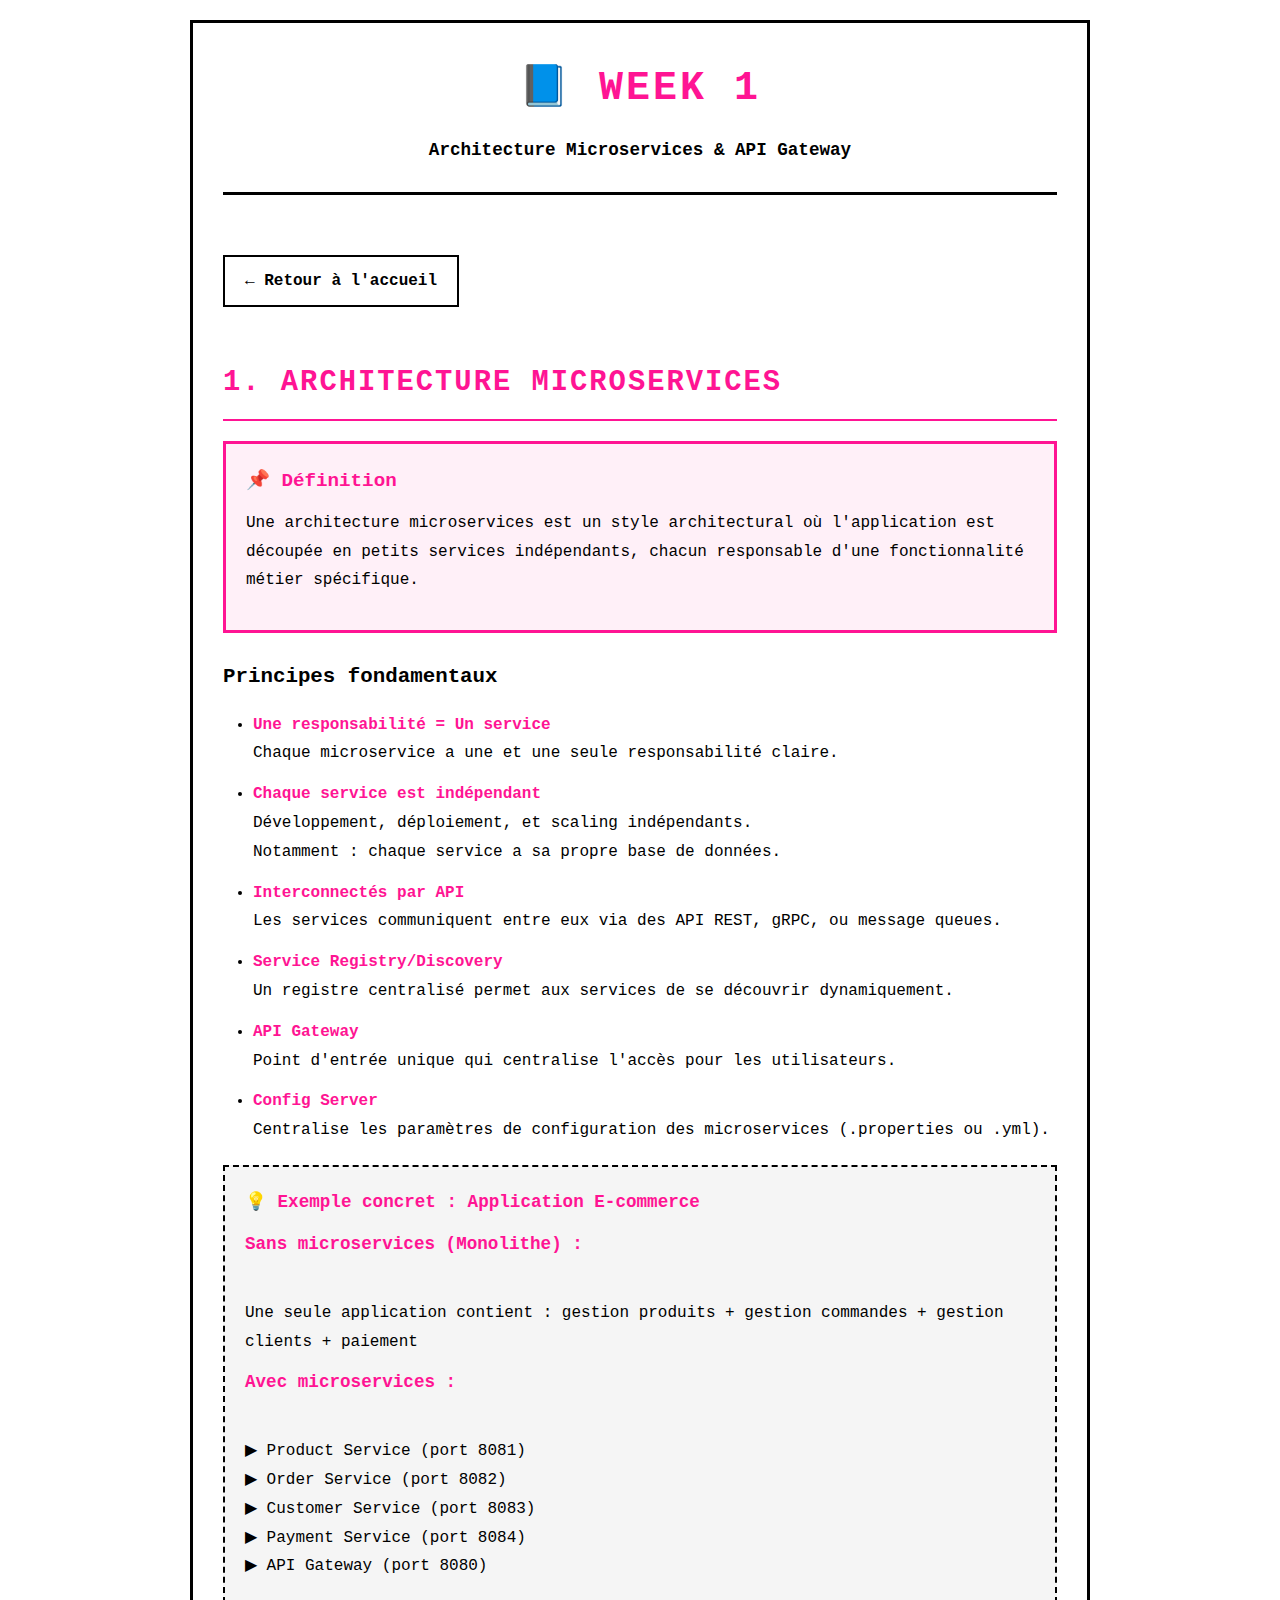
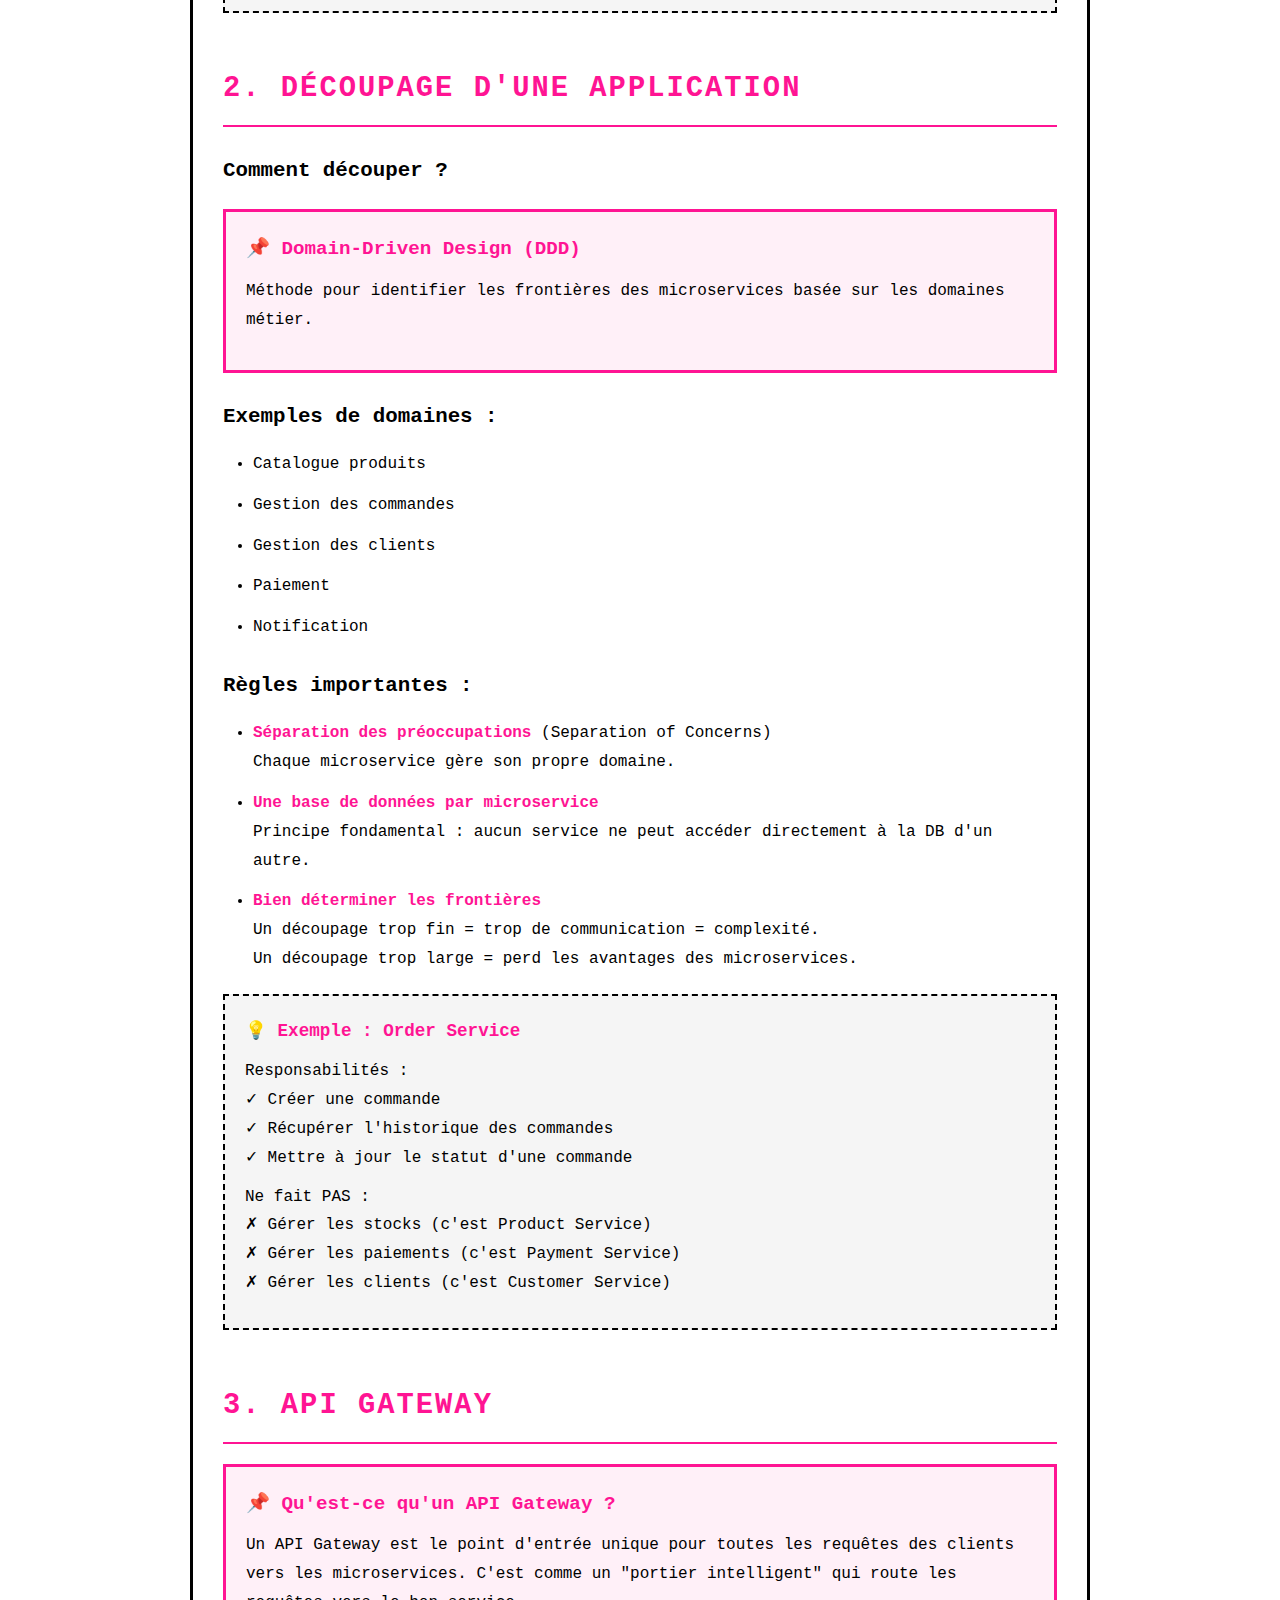
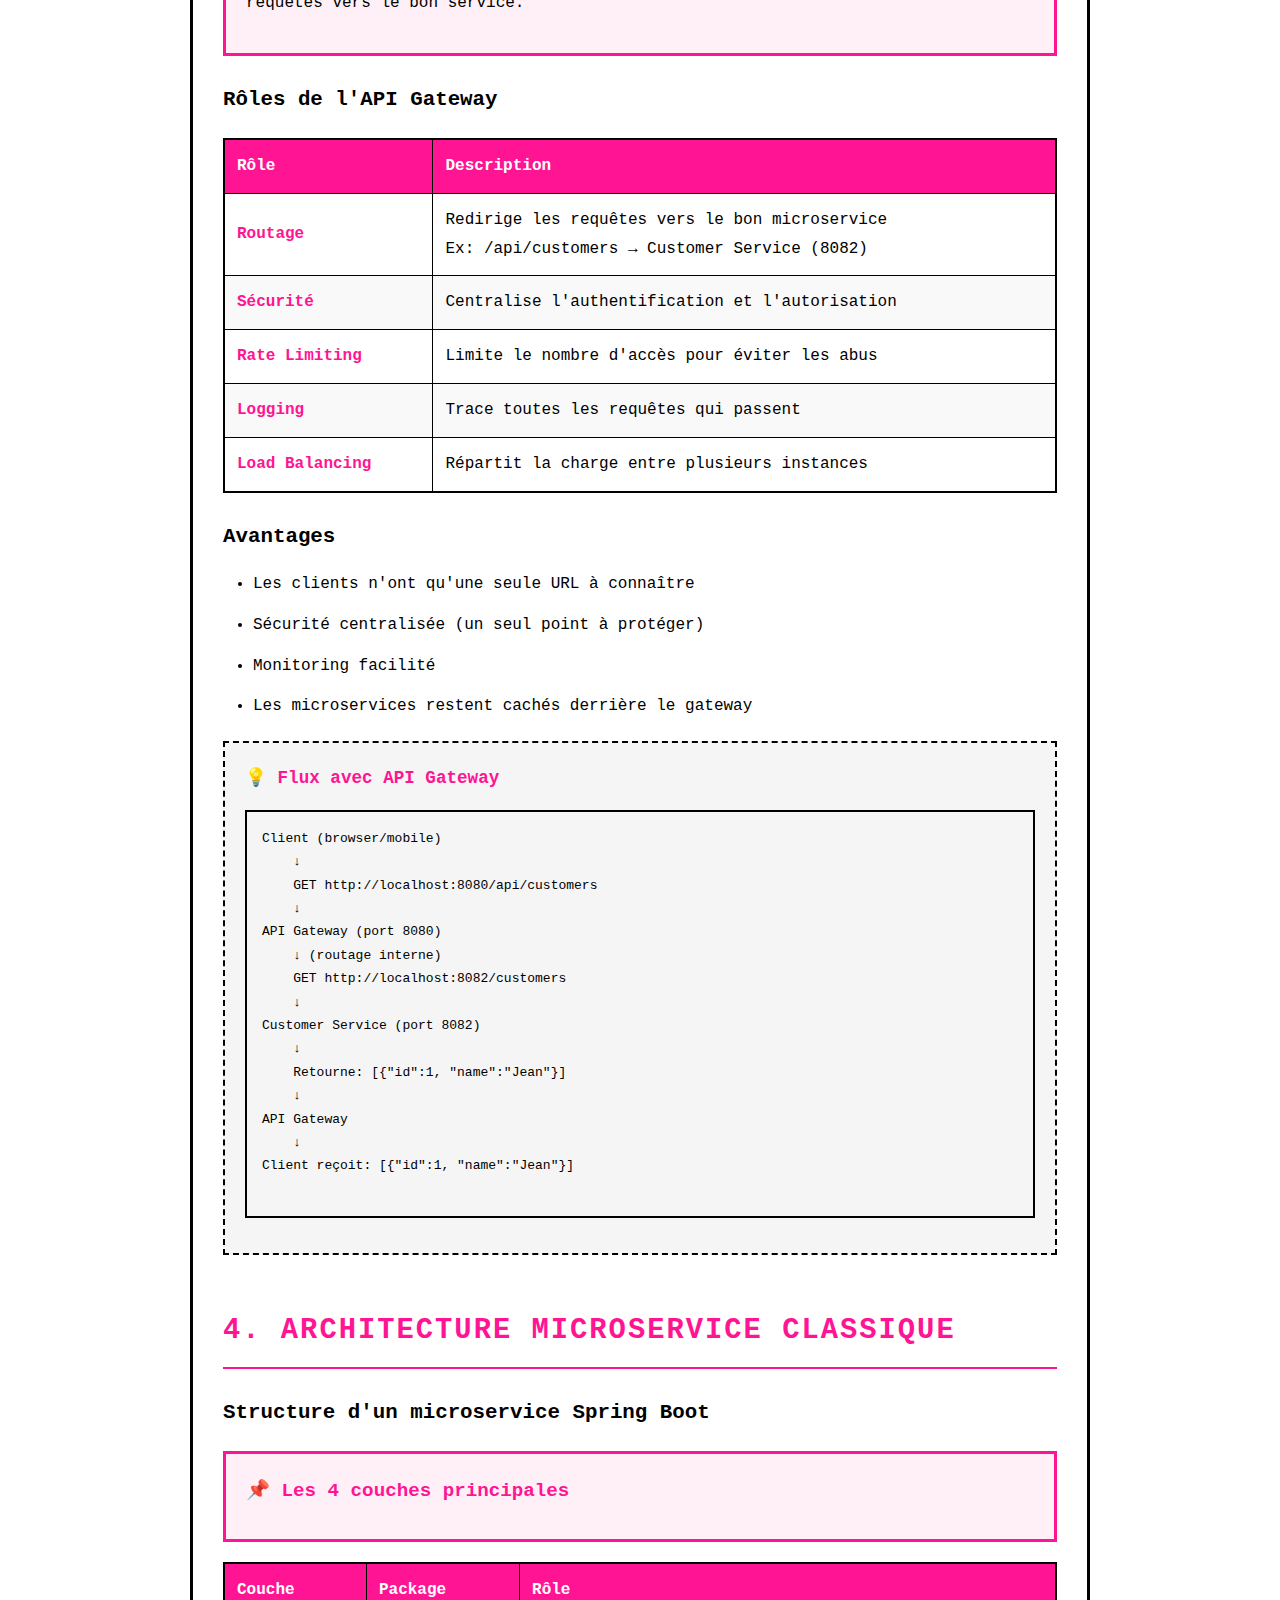
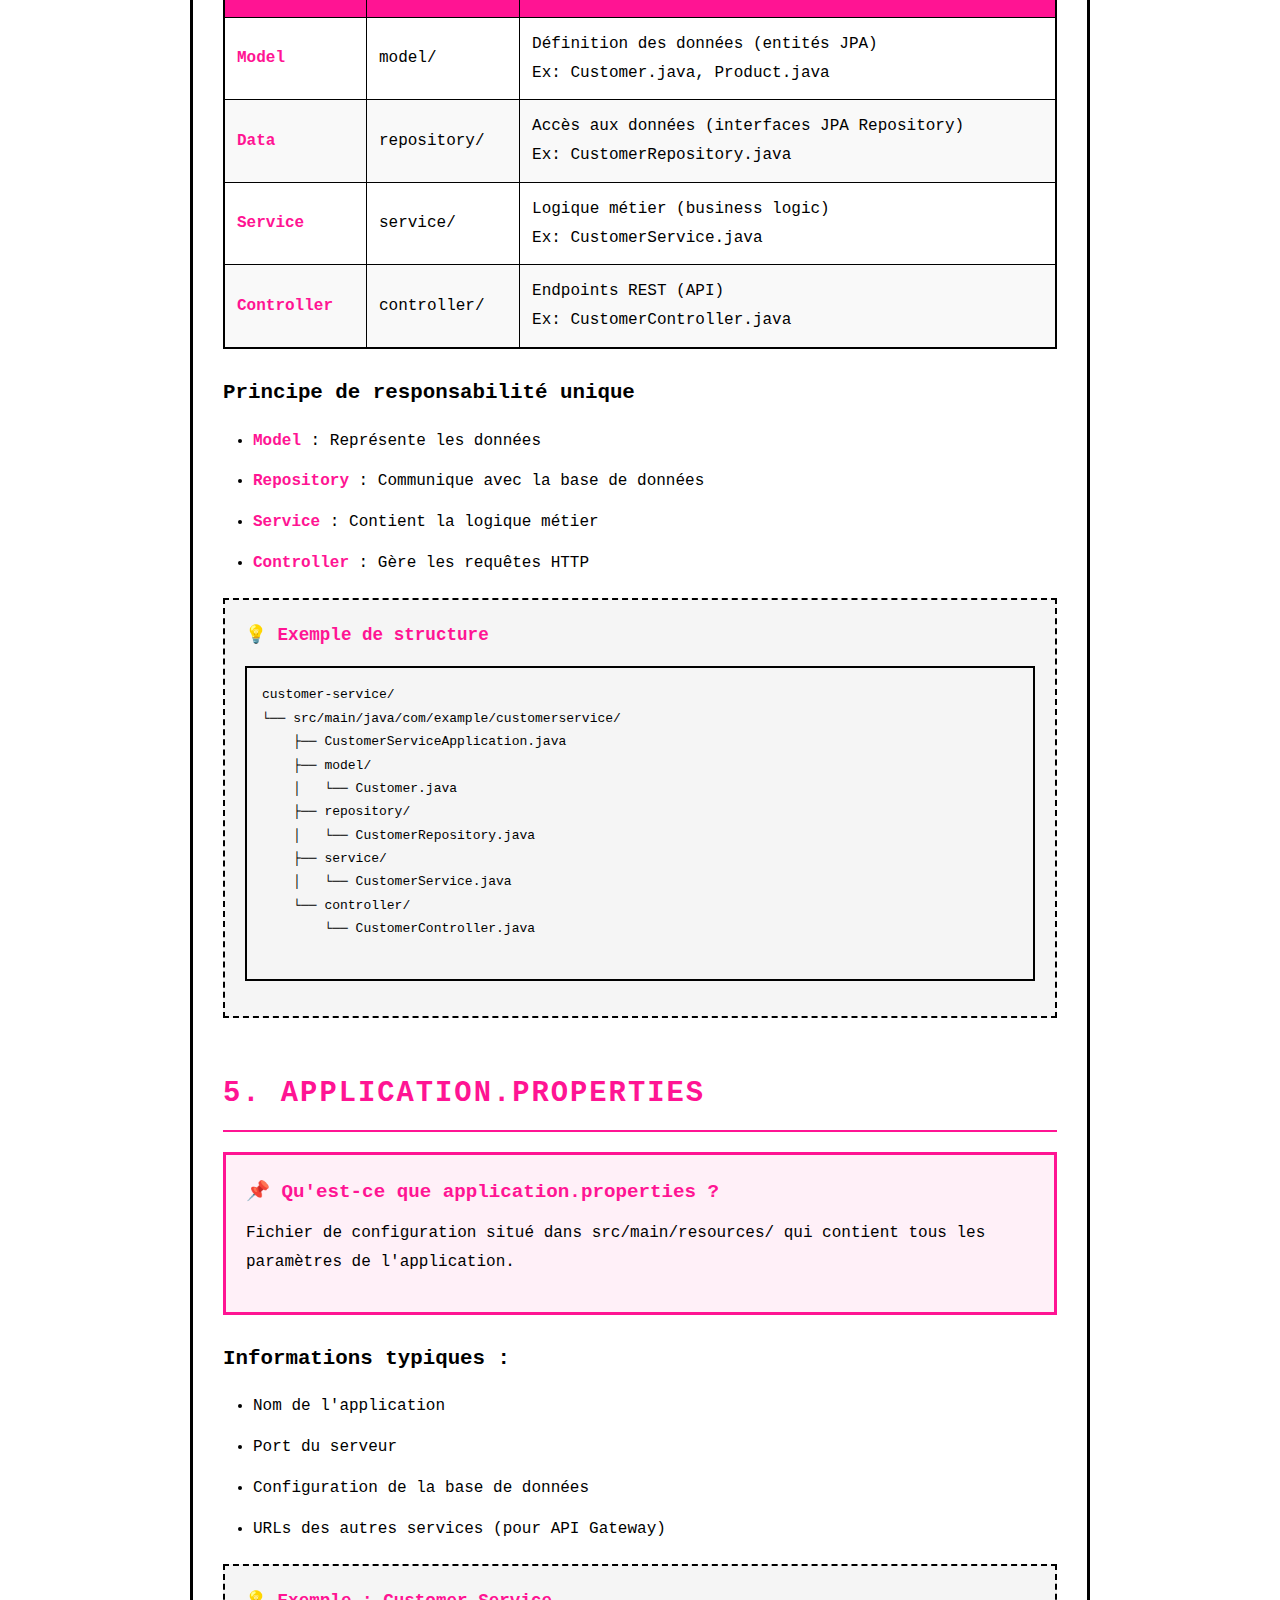
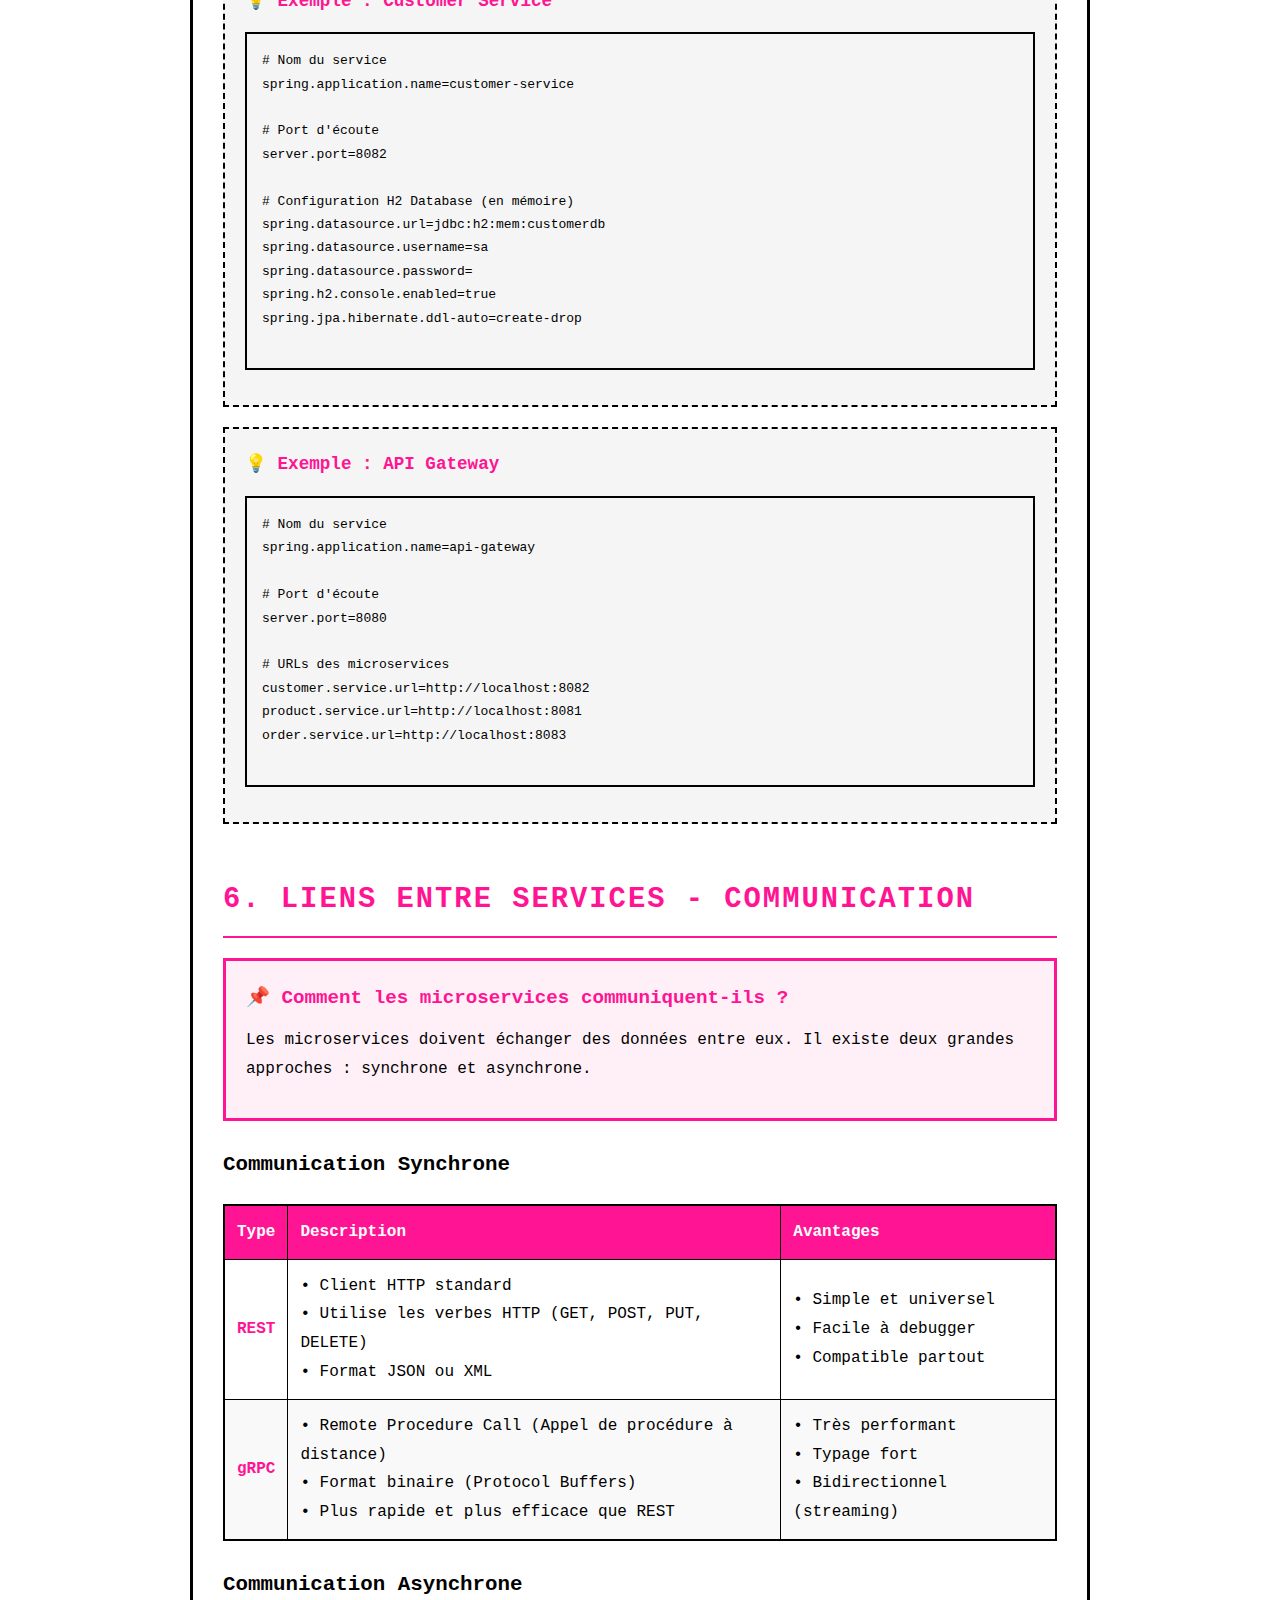
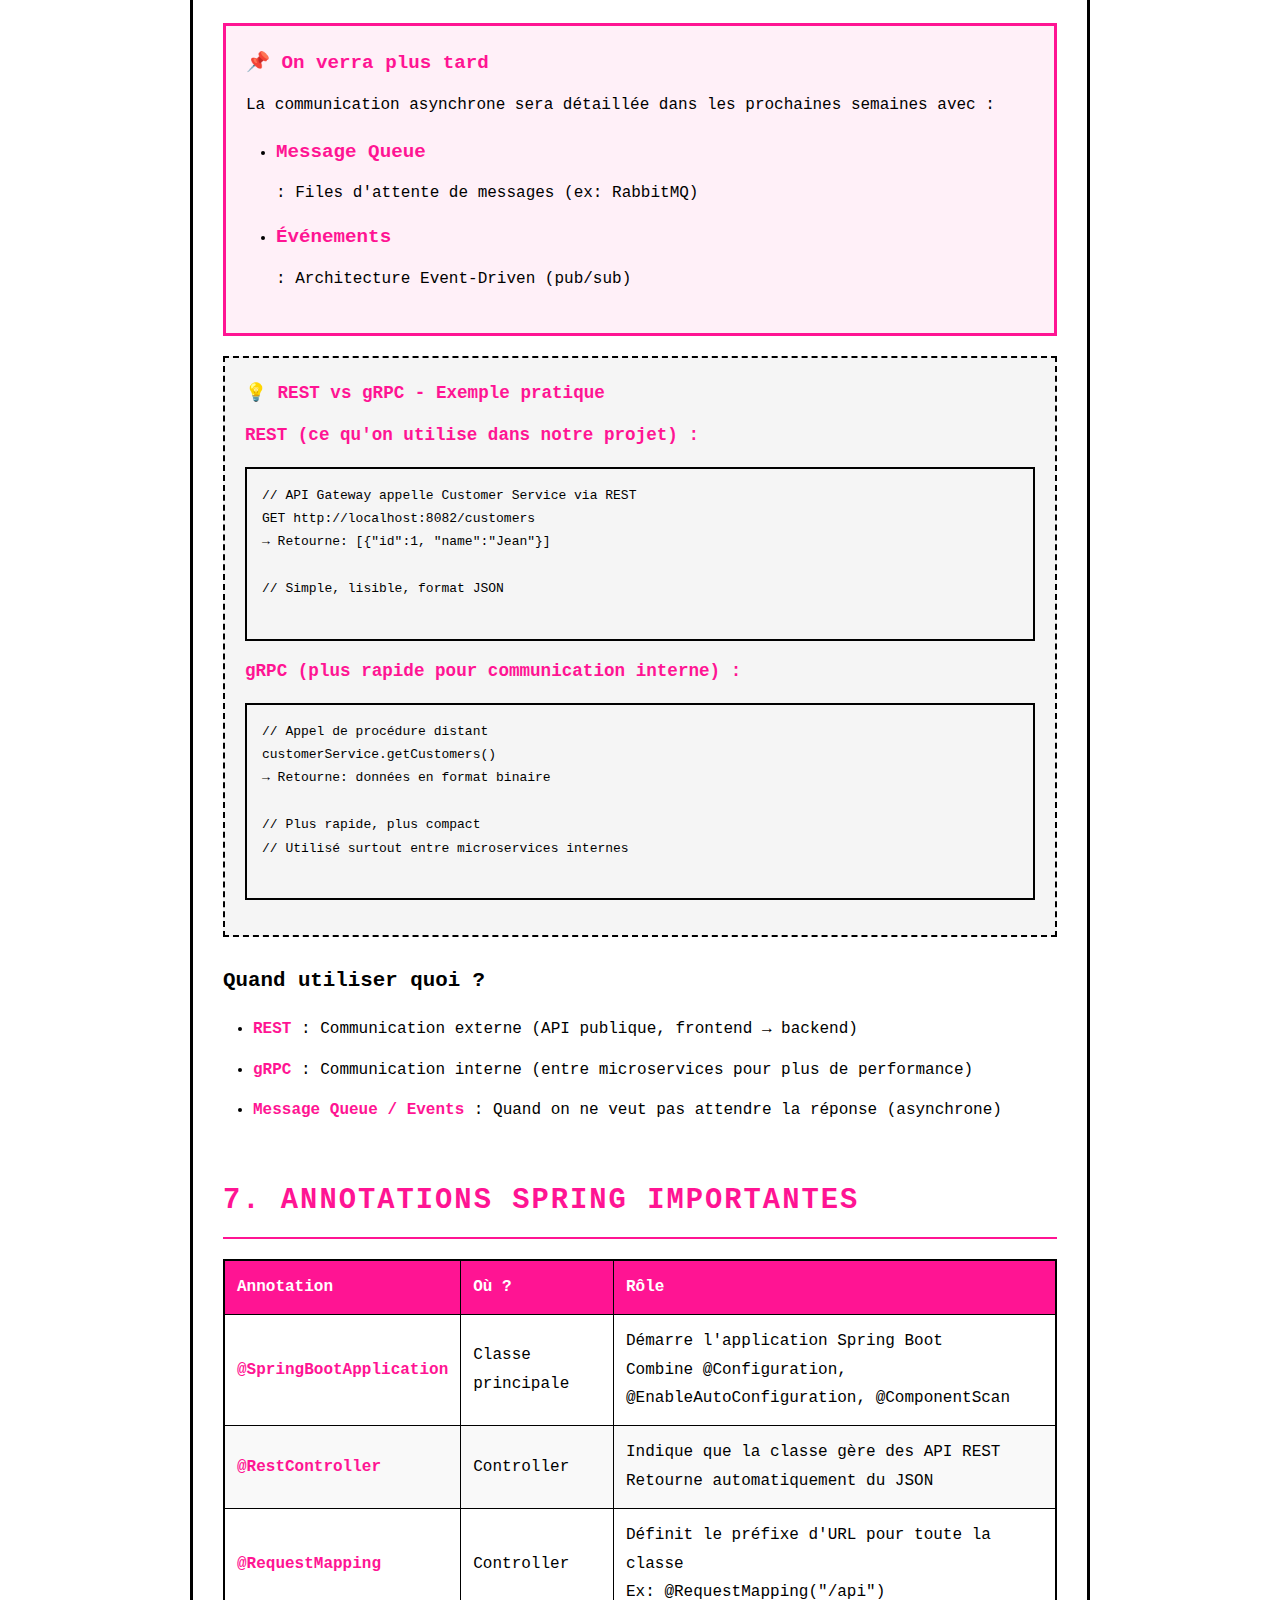
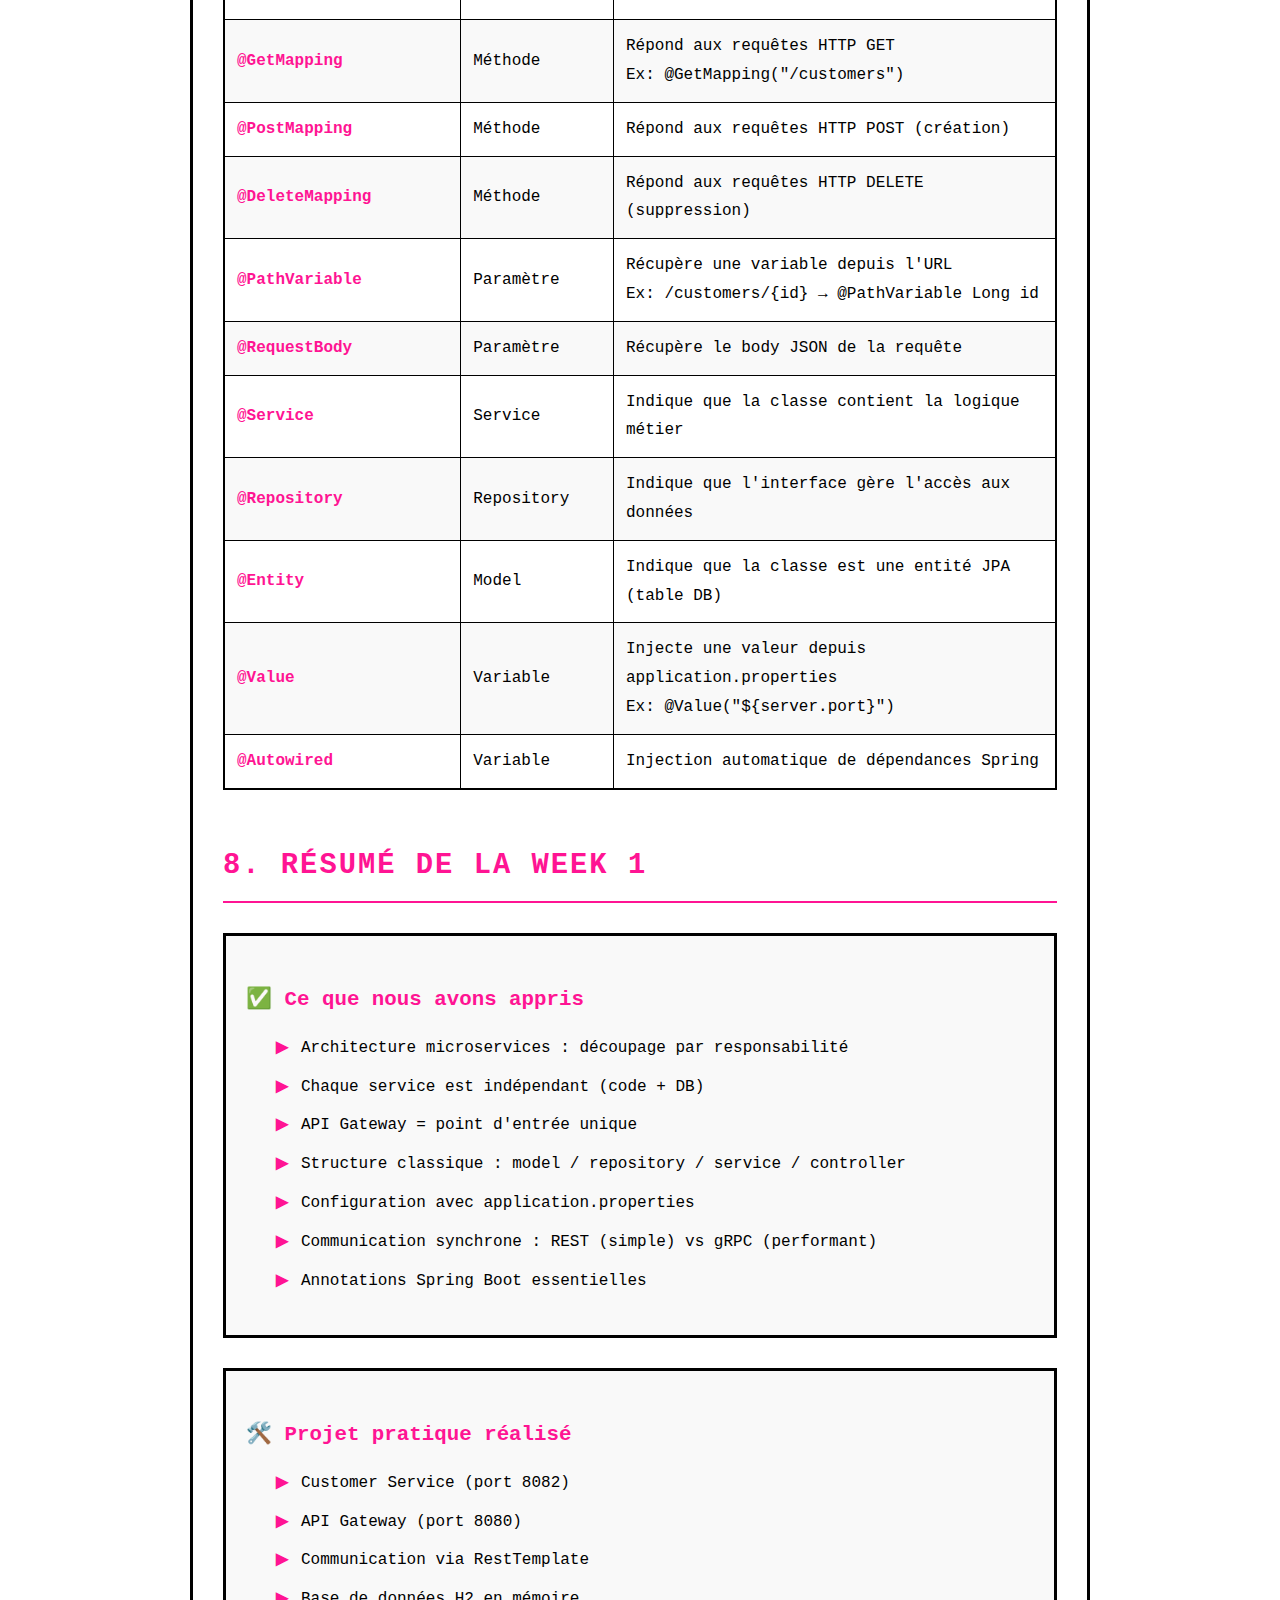
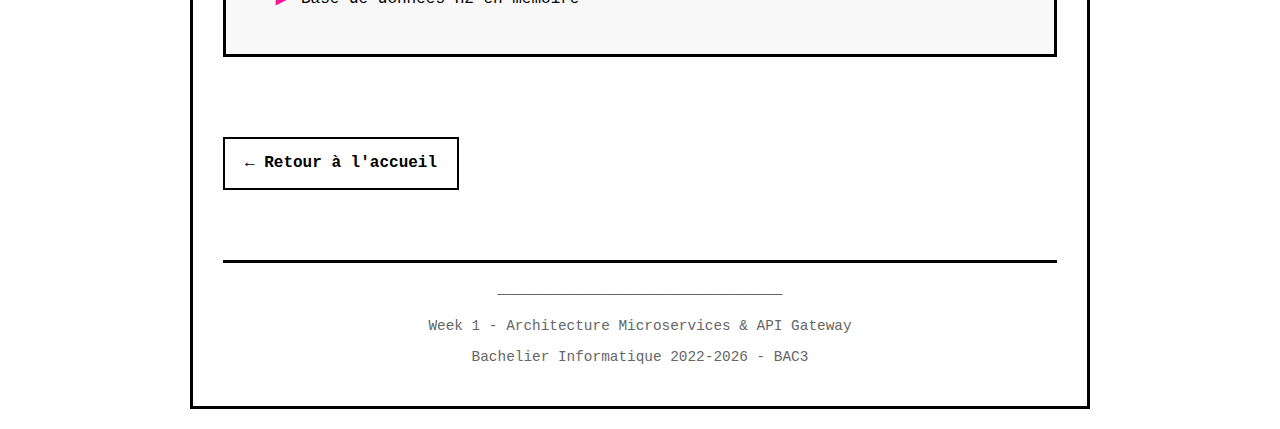
<file: week1.html>
<!DOCTYPE html>
<html lang="fr">
<head>
    <meta charset="UTF-8">
    <meta name="viewport" content="width=device-width, initial-scale=1.0">
    <title>Week 1 - Architecture Microservices</title>
    <link rel="stylesheet" href="content-style.css">
</head>
<body>
    <div class="container">
        <header>
            <h1>📘 WEEK 1</h1>
            <p class="subtitle">Architecture Microservices & API Gateway</p>
        </header>

        <div class="back-btn">
            <a href="index.html" class="btn">← Retour à l'accueil</a>
        </div>

        <main>
            <!-- ==================== ARCHITECTURE MICROSERVICES ==================== -->
            <section>
                <h2>1. ARCHITECTURE MICROSERVICES</h2>
                
                <div class="definition">
                    <strong>📌 Définition</strong>
                    <p>Une architecture microservices est un style architectural où l'application est découpée en petits services indépendants, chacun responsable d'une fonctionnalité métier spécifique.</p>
                </div>

                <h3>Principes fondamentaux</h3>
                <ul>
                    <li><strong>Une responsabilité = Un service</strong><br>
                        Chaque microservice a une et une seule responsabilité claire.</li>
                    
                    <li><strong>Chaque service est indépendant</strong><br>
                        Développement, déploiement, et scaling indépendants.<br>
                        Notamment : chaque service a sa propre base de données.</li>
                    
                    <li><strong>Interconnectés par API</strong><br>
                        Les services communiquent entre eux via des API REST, gRPC, ou message queues.</li>
                    
                    <li><strong>Service Registry/Discovery</strong><br>
                        Un registre centralisé permet aux services de se découvrir dynamiquement.</li>
                    
                    <li><strong>API Gateway</strong><br>
                        Point d'entrée unique qui centralise l'accès pour les utilisateurs.</li>
                    
                    <li><strong>Config Server</strong><br>
                        Centralise les paramètres de configuration des microservices (.properties ou .yml).</li>
                </ul>

                <div class="example">
                    <strong>💡 Exemple concret : Application E-commerce</strong>
                    <p><strong>Sans microservices (Monolithe) :</strong><br>
                    Une seule application contient : gestion produits + gestion commandes + gestion clients + paiement</p>
                    
                    <p><strong>Avec microservices :</strong><br>
                    ▶ Product Service (port 8081)<br>
                    ▶ Order Service (port 8082)<br>
                    ▶ Customer Service (port 8083)<br>
                    ▶ Payment Service (port 8084)<br>
                    ▶ API Gateway (port 8080)</p>
                </div>
            </section>

            <!-- ==================== DÉCOUPAGE EN MICROSERVICES ==================== -->
            <section>
                <h2>2. DÉCOUPAGE D'UNE APPLICATION</h2>

                <h3>Comment découper ?</h3>
                
                <div class="definition">
                    <strong>📌 Domain-Driven Design (DDD)</strong>
                    <p>Méthode pour identifier les frontières des microservices basée sur les domaines métier.</p>
                </div>

                <h3>Exemples de domaines :</h3>
                <ul>
                    <li>Catalogue produits</li>
                    <li>Gestion des commandes</li>
                    <li>Gestion des clients</li>
                    <li>Paiement</li>
                    <li>Notification</li>
                </ul>

                <h3>Règles importantes :</h3>
                <ul>
                    <li><strong>Séparation des préoccupations</strong> (Separation of Concerns)<br>
                        Chaque microservice gère son propre domaine.</li>
                    
                    <li><strong>Une base de données par microservice</strong><br>
                        Principe fondamental : aucun service ne peut accéder directement à la DB d'un autre.</li>
                    
                    <li><strong>Bien déterminer les frontières</strong><br>
                        Un découpage trop fin = trop de communication = complexité.<br>
                        Un découpage trop large = perd les avantages des microservices.</li>
                </ul>

                <div class="example">
                    <strong>💡 Exemple : Order Service</strong>
                    <p>Responsabilités :<br>
                    ✓ Créer une commande<br>
                    ✓ Récupérer l'historique des commandes<br>
                    ✓ Mettre à jour le statut d'une commande</p>
                    
                    <p>Ne fait PAS :<br>
                    ✗ Gérer les stocks (c'est Product Service)<br>
                    ✗ Gérer les paiements (c'est Payment Service)<br>
                    ✗ Gérer les clients (c'est Customer Service)</p>
                </div>
            </section>

            <!-- ==================== API GATEWAY ==================== -->
            <section>
                <h2>3. API GATEWAY</h2>

                <div class="definition">
                    <strong>📌 Qu'est-ce qu'un API Gateway ?</strong>
                    <p>Un API Gateway est le point d'entrée unique pour toutes les requêtes des clients vers les microservices. C'est comme un "portier intelligent" qui route les requêtes vers le bon service.</p>
                </div>

                <h3>Rôles de l'API Gateway</h3>

                <table>
                    <thead>
                        <tr>
                            <th>Rôle</th>
                            <th>Description</th>
                        </tr>
                    </thead>
                    <tbody>
                        <tr>
                            <td><strong>Routage</strong></td>
                            <td>Redirige les requêtes vers le bon microservice<br>
                                Ex: /api/customers → Customer Service (8082)</td>
                        </tr>
                        <tr>
                            <td><strong>Sécurité</strong></td>
                            <td>Centralise l'authentification et l'autorisation</td>
                        </tr>
                        <tr>
                            <td><strong>Rate Limiting</strong></td>
                            <td>Limite le nombre d'accès pour éviter les abus</td>
                        </tr>
                        <tr>
                            <td><strong>Logging</strong></td>
                            <td>Trace toutes les requêtes qui passent</td>
                        </tr>
                        <tr>
                            <td><strong>Load Balancing</strong></td>
                            <td>Répartit la charge entre plusieurs instances</td>
                        </tr>
                    </tbody>
                </table>

                <h3>Avantages</h3>
                <ul>
                    <li>Les clients n'ont qu'une seule URL à connaître</li>
                    <li>Sécurité centralisée (un seul point à protéger)</li>
                    <li>Monitoring facilité</li>
                    <li>Les microservices restent cachés derrière le gateway</li>
                </ul>

                <div class="example">
                    <strong>💡 Flux avec API Gateway</strong>
                    <pre>
Client (browser/mobile)
    ↓
    GET http://localhost:8080/api/customers
    ↓
API Gateway (port 8080)
    ↓ (routage interne)
    GET http://localhost:8082/customers
    ↓
Customer Service (port 8082)
    ↓
    Retourne: [{"id":1, "name":"Jean"}]
    ↓
API Gateway
    ↓
Client reçoit: [{"id":1, "name":"Jean"}]
                    </pre>
                </div>
            </section>

            <!-- ==================== ARCHITECTURE CLASSIQUE ==================== -->
            <section>
                <h2>4. ARCHITECTURE MICROSERVICE CLASSIQUE</h2>

                <h3>Structure d'un microservice Spring Boot</h3>

                <div class="definition">
                    <strong>📌 Les 4 couches principales</strong>
                </div>

                <table>
                    <thead>
                        <tr>
                            <th>Couche</th>
                            <th>Package</th>
                            <th>Rôle</th>
                        </tr>
                    </thead>
                    <tbody>
                        <tr>
                            <td><strong>Model</strong></td>
                            <td>model/</td>
                            <td>Définition des données (entités JPA)<br>
                                Ex: Customer.java, Product.java</td>
                        </tr>
                        <tr>
                            <td><strong>Data</strong></td>
                            <td>repository/</td>
                            <td>Accès aux données (interfaces JPA Repository)<br>
                                Ex: CustomerRepository.java</td>
                        </tr>
                        <tr>
                            <td><strong>Service</strong></td>
                            <td>service/</td>
                            <td>Logique métier (business logic)<br>
                                Ex: CustomerService.java</td>
                        </tr>
                        <tr>
                            <td><strong>Controller</strong></td>
                            <td>controller/</td>
                            <td>Endpoints REST (API)<br>
                                Ex: CustomerController.java</td>
                        </tr>
                    </tbody>
                </table>

                <h3>Principe de responsabilité unique</h3>
                <ul>
                    <li><strong>Model</strong> : Représente les données</li>
                    <li><strong>Repository</strong> : Communique avec la base de données</li>
                    <li><strong>Service</strong> : Contient la logique métier</li>
                    <li><strong>Controller</strong> : Gère les requêtes HTTP</li>
                </ul>

                <div class="example">
                    <strong>💡 Exemple de structure</strong>
                    <pre>
customer-service/
└── src/main/java/com/example/customerservice/
    ├── CustomerServiceApplication.java
    ├── model/
    │   └── Customer.java
    ├── repository/
    │   └── CustomerRepository.java
    ├── service/
    │   └── CustomerService.java
    └── controller/
        └── CustomerController.java
                    </pre>
                </div>
            </section>

            <!-- ==================== PROPERTIES ==================== -->
            <section>
                <h2>5. APPLICATION.PROPERTIES</h2>

                <div class="definition">
                    <strong>📌 Qu'est-ce que application.properties ?</strong>
                    <p>Fichier de configuration situé dans src/main/resources/ qui contient tous les paramètres de l'application.</p>
                </div>

                <h3>Informations typiques :</h3>
                <ul>
                    <li>Nom de l'application</li>
                    <li>Port du serveur</li>
                    <li>Configuration de la base de données</li>
                    <li>URLs des autres services (pour API Gateway)</li>
                </ul>

                <div class="example">
                    <strong>💡 Exemple : Customer Service</strong>
                    <pre>
# Nom du service
spring.application.name=customer-service

# Port d'écoute
server.port=8082

# Configuration H2 Database (en mémoire)
spring.datasource.url=jdbc:h2:mem:customerdb
spring.datasource.username=sa
spring.datasource.password=
spring.h2.console.enabled=true
spring.jpa.hibernate.ddl-auto=create-drop
                    </pre>
                </div>

                <div class="example">
                    <strong>💡 Exemple : API Gateway</strong>
                    <pre>
# Nom du service
spring.application.name=api-gateway

# Port d'écoute
server.port=8080

# URLs des microservices
customer.service.url=http://localhost:8082
product.service.url=http://localhost:8081
order.service.url=http://localhost:8083
                    </pre>
                </div>
            </section>

            <!-- ==================== COMMUNICATION ENTRE SERVICES ==================== -->
            <section>
                <h2>6. LIENS ENTRE SERVICES - COMMUNICATION</h2>

                <div class="definition">
                    <strong>📌 Comment les microservices communiquent-ils ?</strong>
                    <p>Les microservices doivent échanger des données entre eux. Il existe deux grandes approches : synchrone et asynchrone.</p>
                </div>

                <h3>Communication Synchrone</h3>

                <table>
                    <thead>
                        <tr>
                            <th>Type</th>
                            <th>Description</th>
                            <th>Avantages</th>
                        </tr>
                    </thead>
                    <tbody>
                        <tr>
                            <td><strong>REST</strong></td>
                            <td>• Client HTTP standard<br>
                                • Utilise les verbes HTTP (GET, POST, PUT, DELETE)<br>
                                • Format JSON ou XML</td>
                            <td>• Simple et universel<br>
                                • Facile à debugger<br>
                                • Compatible partout</td>
                        </tr>
                        <tr>
                            <td><strong>gRPC</strong></td>
                            <td>• Remote Procedure Call (Appel de procédure à distance)<br>
                                • Format binaire (Protocol Buffers)<br>
                                • Plus rapide et plus efficace que REST</td>
                            <td>• Très performant<br>
                                • Typage fort<br>
                                • Bidirectionnel (streaming)</td>
                        </tr>
                    </tbody>
                </table>

                <h3>Communication Asynchrone</h3>

                <div class="definition">
                    <strong>📌 On verra plus tard</strong>
                    <p>La communication asynchrone sera détaillée dans les prochaines semaines avec :</p>
                    <ul style="margin-top: 10px;">
                        <li><strong>Message Queue</strong> : Files d'attente de messages (ex: RabbitMQ)</li>
                        <li><strong>Événements</strong> : Architecture Event-Driven (pub/sub)</li>
                    </ul>
                </div>

                <div class="example">
                    <strong>💡 REST vs gRPC - Exemple pratique</strong>
                    
                    <p><strong>REST (ce qu'on utilise dans notre projet) :</strong></p>
                    <pre>
// API Gateway appelle Customer Service via REST
GET http://localhost:8082/customers
→ Retourne: [{"id":1, "name":"Jean"}]

// Simple, lisible, format JSON
                    </pre>

                    <p><strong>gRPC (plus rapide pour communication interne) :</strong></p>
                    <pre>
// Appel de procédure distant
customerService.getCustomers()
→ Retourne: données en format binaire

// Plus rapide, plus compact
// Utilisé surtout entre microservices internes
                    </pre>
                </div>

                <h3>Quand utiliser quoi ?</h3>
                <ul>
                    <li><strong>REST</strong> : Communication externe (API publique, frontend → backend)</li>
                    <li><strong>gRPC</strong> : Communication interne (entre microservices pour plus de performance)</li>
                    <li><strong>Message Queue / Events</strong> : Quand on ne veut pas attendre la réponse (asynchrone)</li>
                </ul>
            </section>

            <!-- ==================== ANNOTATIONS IMPORTANTES ==================== -->
            <section>
                <h2>7. ANNOTATIONS SPRING IMPORTANTES</h2>

                <table>
                    <thead>
                        <tr>
                            <th>Annotation</th>
                            <th>Où ?</th>
                            <th>Rôle</th>
                        </tr>
                    </thead>
                    <tbody>
                        <tr>
                            <td><strong>@SpringBootApplication</strong></td>
                            <td>Classe principale</td>
                            <td>Démarre l'application Spring Boot<br>
                                Combine @Configuration, @EnableAutoConfiguration, @ComponentScan</td>
                        </tr>
                        <tr>
                            <td><strong>@RestController</strong></td>
                            <td>Controller</td>
                            <td>Indique que la classe gère des API REST<br>
                                Retourne automatiquement du JSON</td>
                        </tr>
                        <tr>
                            <td><strong>@RequestMapping</strong></td>
                            <td>Controller</td>
                            <td>Définit le préfixe d'URL pour toute la classe<br>
                                Ex: @RequestMapping("/api")</td>
                        </tr>
                        <tr>
                            <td><strong>@GetMapping</strong></td>
                            <td>Méthode</td>
                            <td>Répond aux requêtes HTTP GET<br>
                                Ex: @GetMapping("/customers")</td>
                        </tr>
                        <tr>
                            <td><strong>@PostMapping</strong></td>
                            <td>Méthode</td>
                            <td>Répond aux requêtes HTTP POST (création)</td>
                        </tr>
                        <tr>
                            <td><strong>@DeleteMapping</strong></td>
                            <td>Méthode</td>
                            <td>Répond aux requêtes HTTP DELETE (suppression)</td>
                        </tr>
                        <tr>
                            <td><strong>@PathVariable</strong></td>
                            <td>Paramètre</td>
                            <td>Récupère une variable depuis l'URL<br>
                                Ex: /customers/{id} → @PathVariable Long id</td>
                        </tr>
                        <tr>
                            <td><strong>@RequestBody</strong></td>
                            <td>Paramètre</td>
                            <td>Récupère le body JSON de la requête</td>
                        </tr>
                        <tr>
                            <td><strong>@Service</strong></td>
                            <td>Service</td>
                            <td>Indique que la classe contient la logique métier</td>
                        </tr>
                        <tr>
                            <td><strong>@Repository</strong></td>
                            <td>Repository</td>
                            <td>Indique que l'interface gère l'accès aux données</td>
                        </tr>
                        <tr>
                            <td><strong>@Entity</strong></td>
                            <td>Model</td>
                            <td>Indique que la classe est une entité JPA (table DB)</td>
                        </tr>
                        <tr>
                            <td><strong>@Value</strong></td>
                            <td>Variable</td>
                            <td>Injecte une valeur depuis application.properties<br>
                                Ex: @Value("${server.port}")</td>
                        </tr>
                        <tr>
                            <td><strong>@Autowired</strong></td>
                            <td>Variable</td>
                            <td>Injection automatique de dépendances Spring</td>
                        </tr>
                    </tbody>
                </table>
            </section>

            <!-- ==================== RÉSUMÉ ==================== -->
            <section>
                <h2>8. RÉSUMÉ DE LA WEEK 1</h2>

                <div class="info-box">
                    <h3>✅ Ce que nous avons appris</h3>
                    <ul>
                        <li>Architecture microservices : découpage par responsabilité</li>
                        <li>Chaque service est indépendant (code + DB)</li>
                        <li>API Gateway = point d'entrée unique</li>
                        <li>Structure classique : model / repository / service / controller</li>
                        <li>Configuration avec application.properties</li>
                        <li>Communication synchrone : REST (simple) vs gRPC (performant)</li>
                        <li>Annotations Spring Boot essentielles</li>
                    </ul>
                </div>

                <div class="info-box">
                    <h3>🛠️ Projet pratique réalisé</h3>
                    <ul>
                        <li>Customer Service (port 8082)</li>
                        <li>API Gateway (port 8080)</li>
                        <li>Communication via RestTemplate</li>
                        <li>Base de données H2 en mémoire</li>
                    </ul>
                </div>
            </section>

        </main>

        <div class="back-btn">
            <a href="index.html" class="btn">← Retour à l'accueil</a>
        </div>

        <footer>
            <p>─────────────────────────────────</p>
            <p>Week 1 - Architecture Microservices & API Gateway</p>
            <p>Bachelier Informatique 2022-2026 - BAC3</p>
        </footer>
    </div>
</body>
</html>
</file>
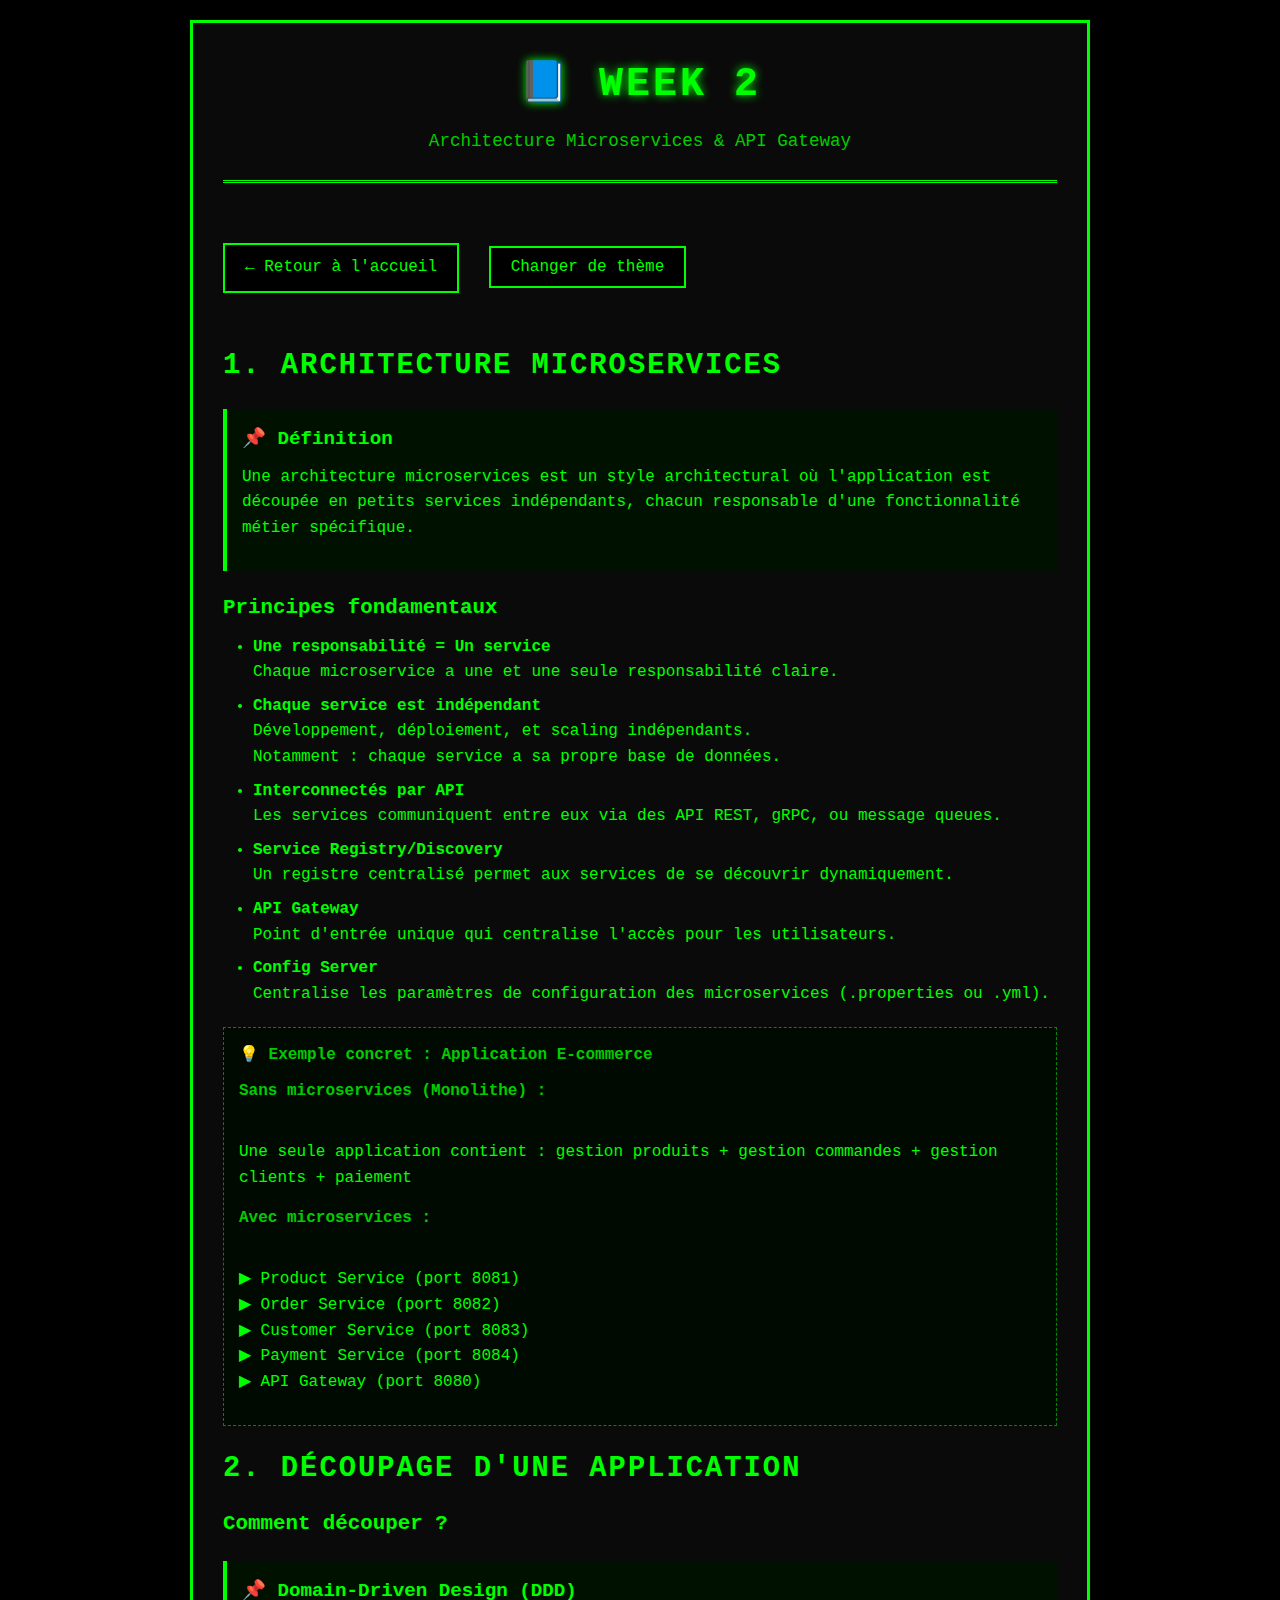
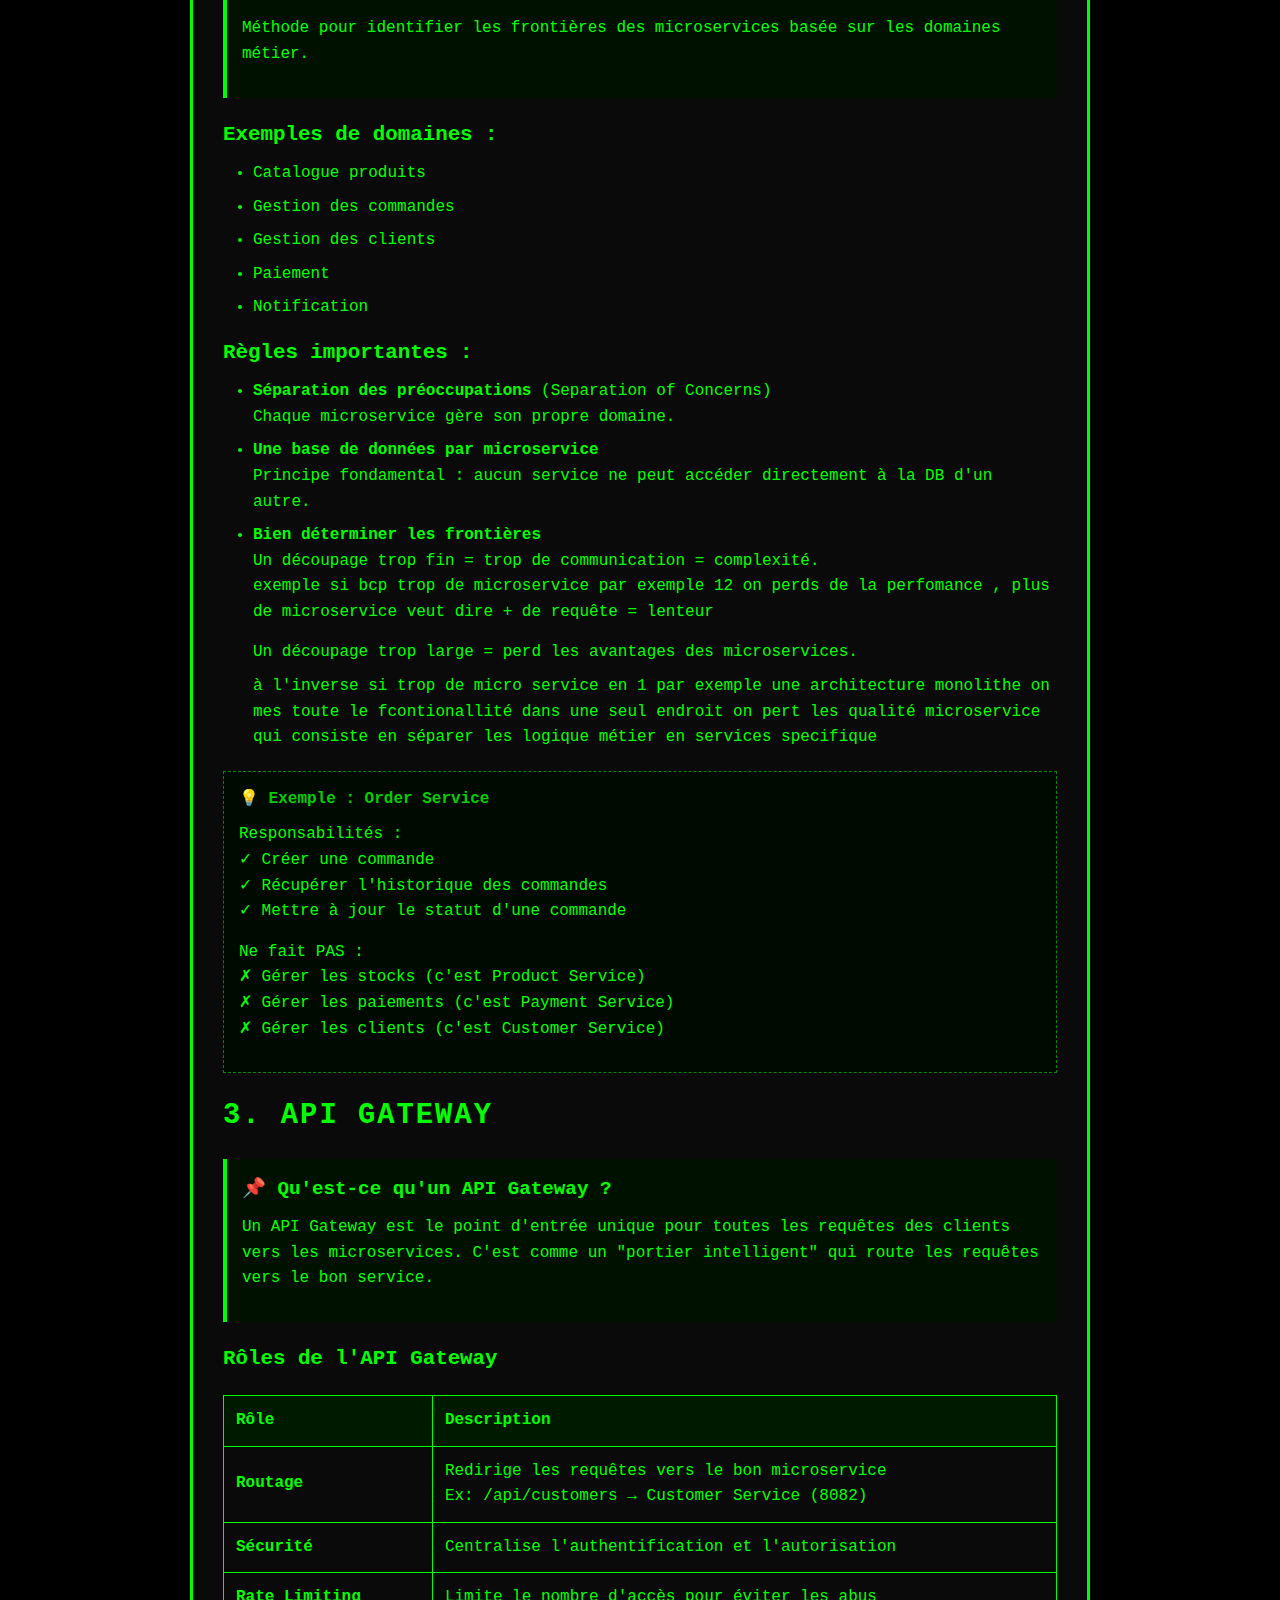
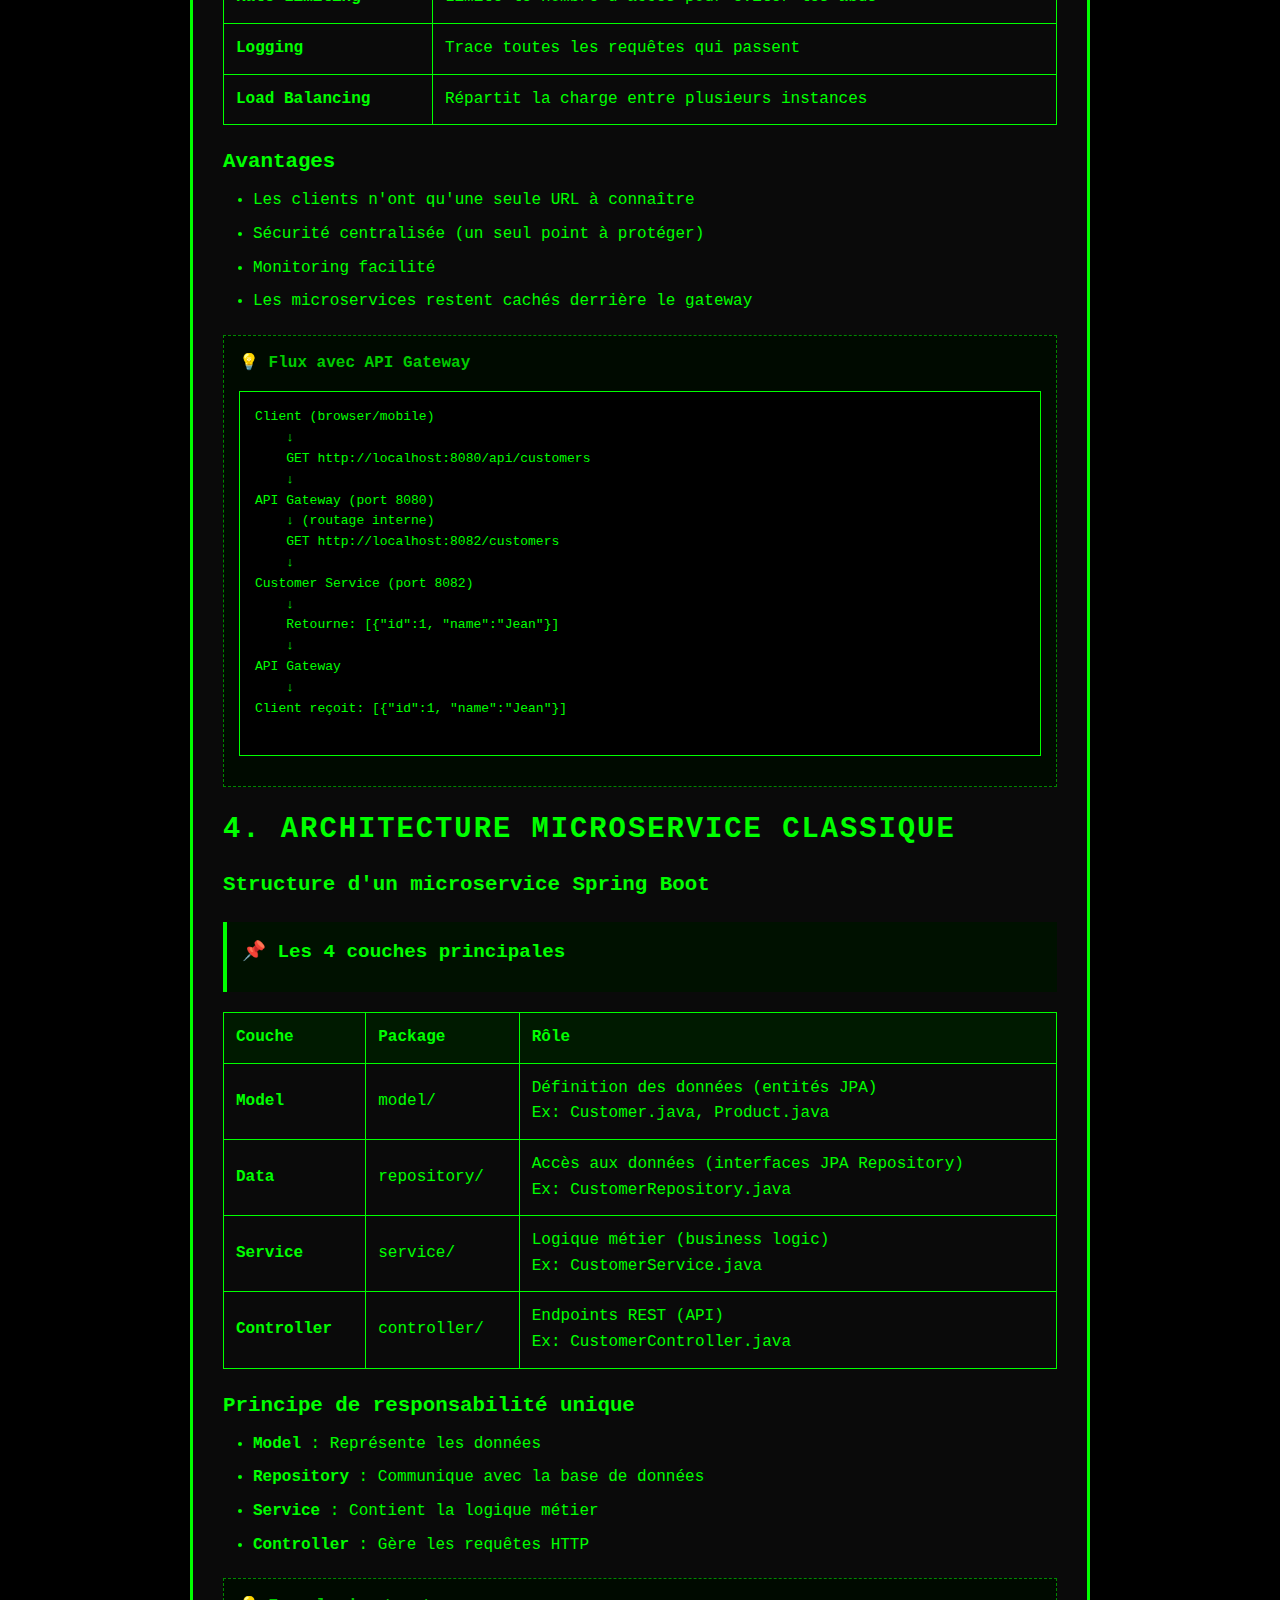
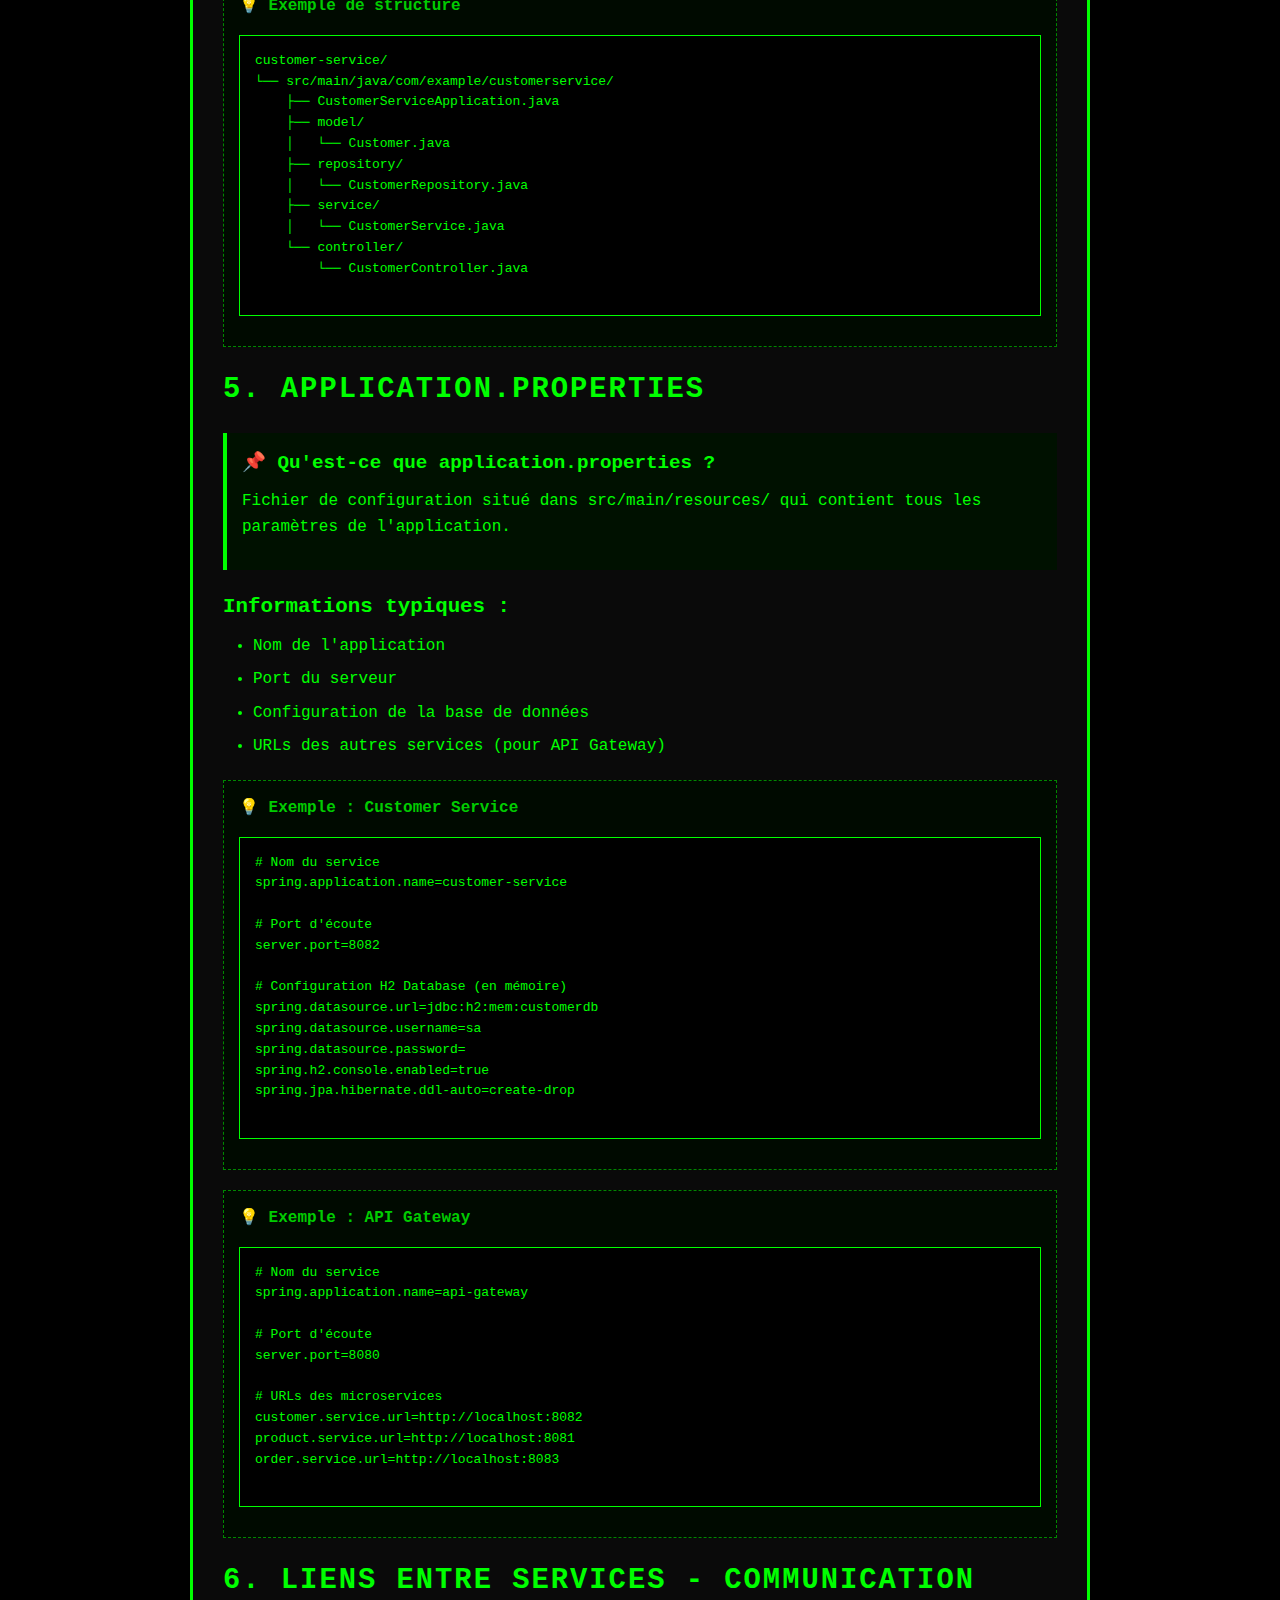
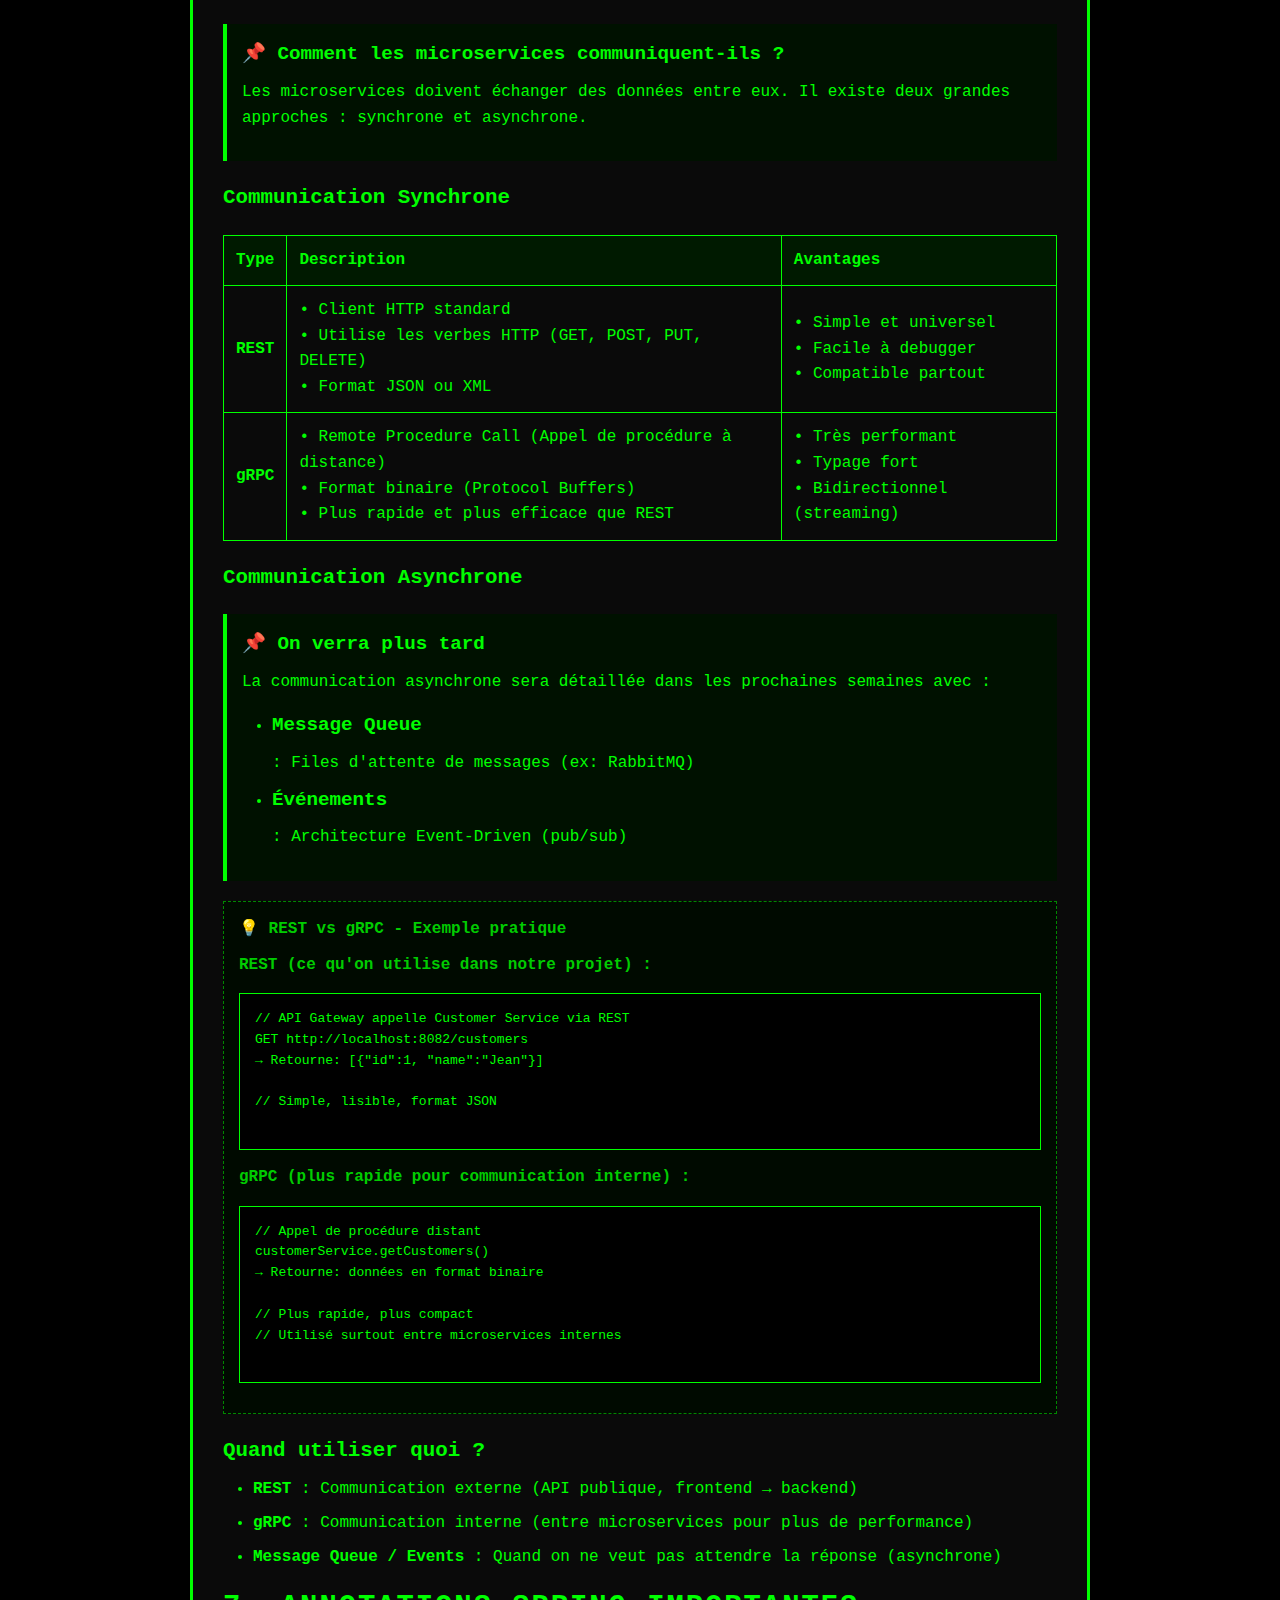
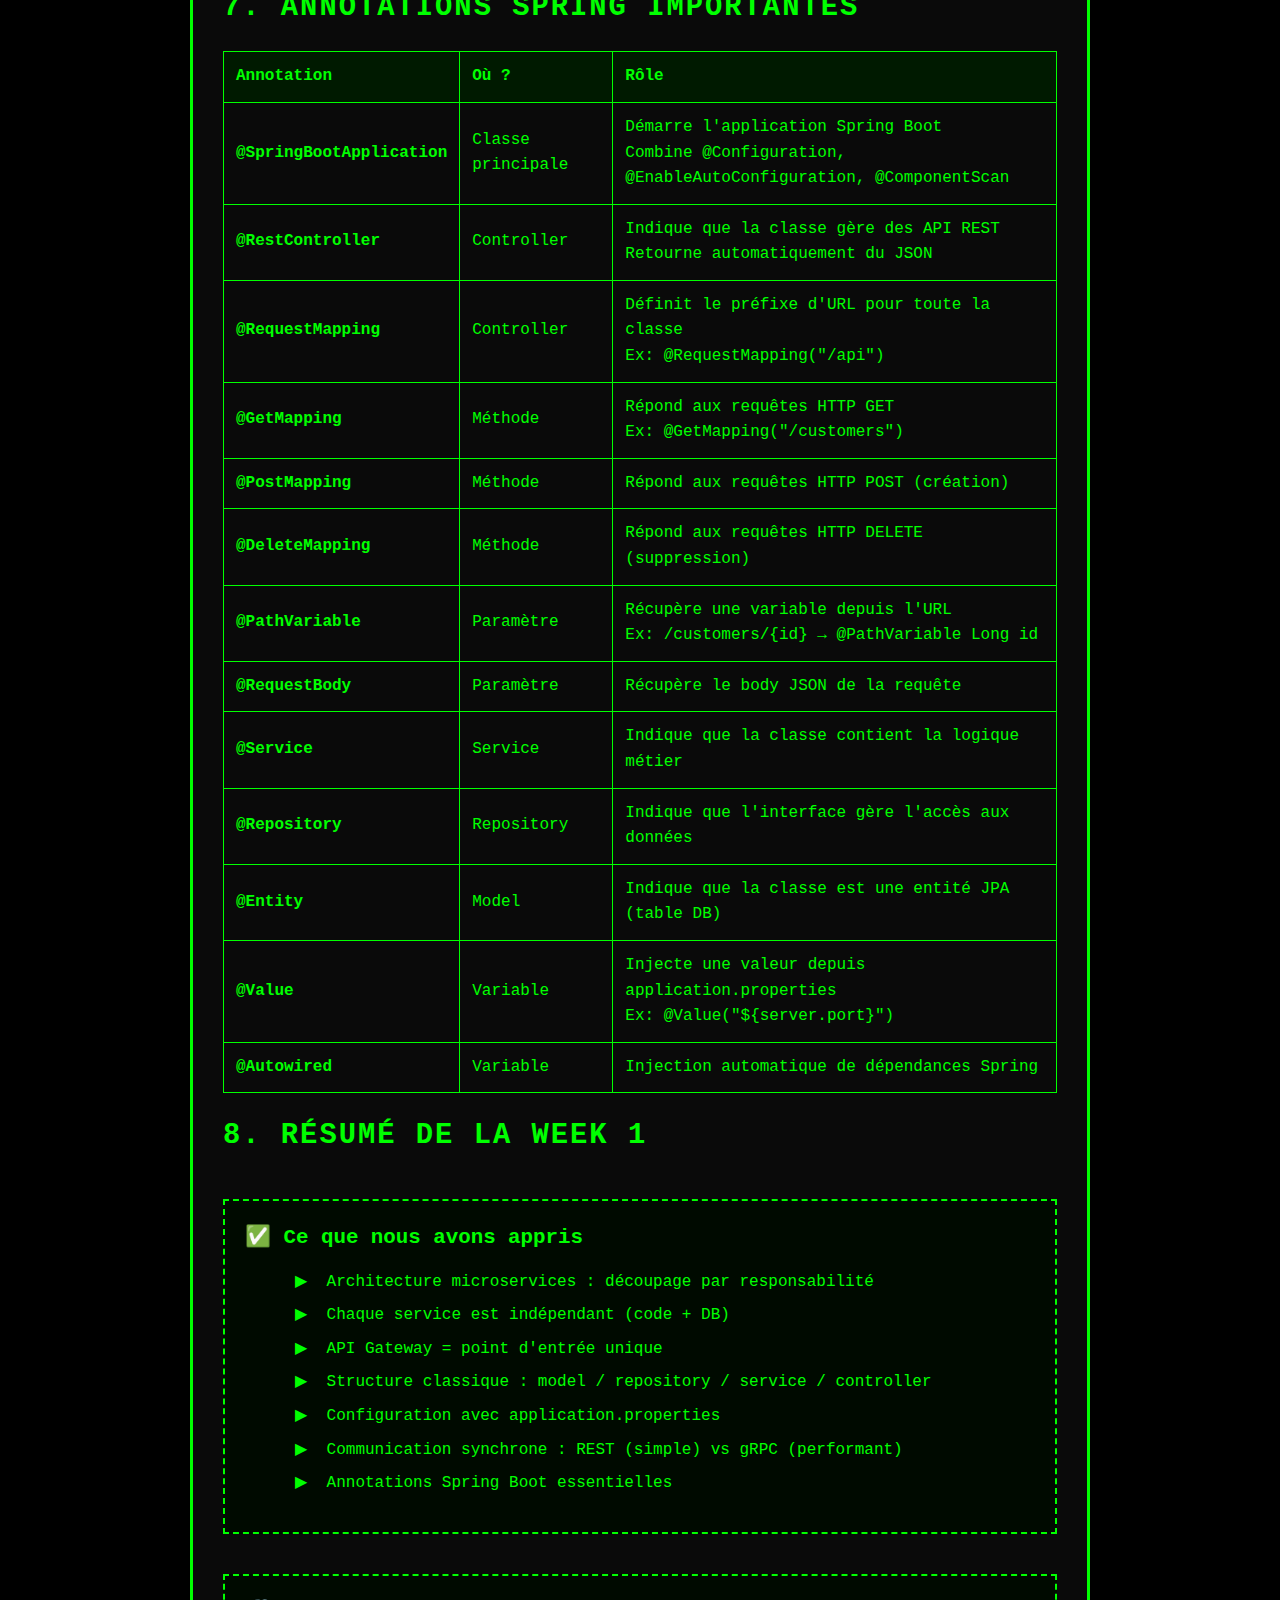
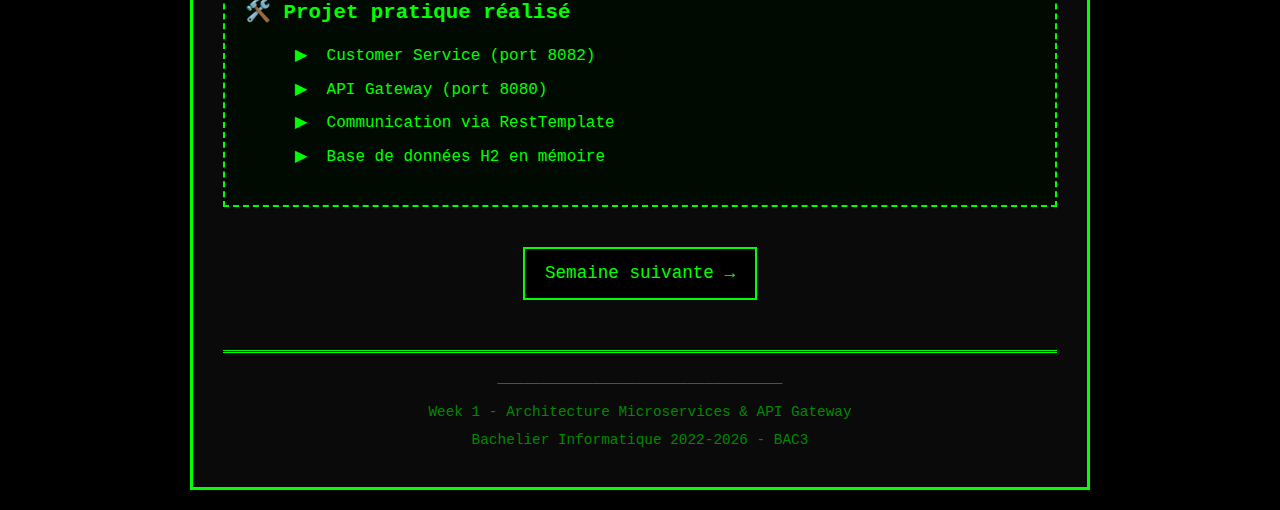
<file: week2.html>
<!DOCTYPE html>
<html lang="fr">
<head>
    <meta charset="UTF-8">
    <meta name="viewport" content="width=device-width, initial-scale=1.0">
    <title>Week 1 - Architecture Microservices</title>
    <link id="main-style" rel="stylesheet" href="style.css">
</head>
<body>
    <div class="container">
        <header>
            <h1>📘 WEEK 2</h1>
            <p class="subtitle">Architecture Microservices & API Gateway</p>
        </header>

        <div class="back-btn">
            <a href="index.html" class="btn">← Retour à l'accueil</a>
            <button id="theme-toggle" class="btn" style="margin-left:20px;">Changer de thème</button>
        </div>

        <main>
            <!-- ==================== ARCHITECTURE MICROSERVICES ==================== -->
            <section>
                <h2>1. ARCHITECTURE MICROSERVICES</h2>
                
                <div class="definition">
                    <strong>📌 Définition</strong>
                    <p>Une architecture microservices est un style architectural où l'application est découpée en petits services indépendants, chacun responsable d'une fonctionnalité métier spécifique.</p>
                </div>

                <h3>Principes fondamentaux</h3>
                <ul>
                    <li><strong>Une responsabilité = Un service</strong><br>
                        Chaque microservice a une et une seule responsabilité claire.</li>
                    
                    <li><strong>Chaque service est indépendant</strong><br>
                        Développement, déploiement, et scaling indépendants.<br>
                        Notamment : chaque service a sa propre base de données.</li>
                    
                    <li><strong>Interconnectés par API</strong><br>
                        Les services communiquent entre eux via des API REST, gRPC, ou message queues.</li>
                    
                    <li><strong>Service Registry/Discovery</strong><br>
                        Un registre centralisé permet aux services de se découvrir dynamiquement.</li>
                    
                    <li><strong>API Gateway</strong><br>
                        Point d'entrée unique qui centralise l'accès pour les utilisateurs.</li>
                    
                    <li><strong>Config Server</strong><br>
                        Centralise les paramètres de configuration des microservices (.properties ou .yml).</li>
                </ul>

                <div class="example">
                    <strong>💡 Exemple concret : Application E-commerce</strong>
                    <p><strong>Sans microservices (Monolithe) :</strong><br>
                    Une seule application contient : gestion produits + gestion commandes + gestion clients + paiement</p>
                    
                    <p><strong>Avec microservices :</strong><br>
                    ▶ Product Service (port 8081)<br>
                    ▶ Order Service (port 8082)<br>
                    ▶ Customer Service (port 8083)<br>
                    ▶ Payment Service (port 8084)<br>
                    ▶ API Gateway (port 8080)</p>
                </div>
            </section>

            <!-- ==================== DÉCOUPAGE EN MICROSERVICES ==================== -->
            <section>
                <h2>2. DÉCOUPAGE D'UNE APPLICATION</h2>

                <h3>Comment découper ?</h3>
                
                <div class="definition">
                    <strong>📌 Domain-Driven Design (DDD)</strong>
                    <p>Méthode pour identifier les frontières des microservices basée sur les domaines métier.</p>
                </div>

                <h3>Exemples de domaines :</h3>
                <ul>
                    <li>Catalogue produits</li>
                    <li>Gestion des commandes</li>
                    <li>Gestion des clients</li>
                    <li>Paiement</li>
                    <li>Notification</li>
                </ul>

                <h3>Règles importantes :</h3>
                <ul>
                    <li><strong>Séparation des préoccupations</strong> (Separation of Concerns)<br>
                        Chaque microservice gère son propre domaine.</li>
                    
                    <li><strong>Une base de données par microservice</strong><br>
                        Principe fondamental : aucun service ne peut accéder directement à la DB d'un autre.</li>
                    
                    <li><strong>Bien déterminer les frontières</strong><br>
                        Un découpage trop fin = trop de communication = complexité.<br>
                        <p>exemple si bcp trop de microservice par exemple 12 on perds de la perfomance , plus de microservice veut dire + de requête = lenteur </p>
                        Un découpage trop large = perd les avantages des microservices.</li>
                        <p>à l'inverse si trop de micro service en 1 par exemple une architecture monolithe on mes toute le fcontionallité dans une seul endroit on pert les qualité microservice qui consiste en séparer les logique métier en services specifique </p>
                </ul>

                <div class="example">
                    <strong>💡 Exemple : Order Service</strong>
                    <p>Responsabilités :<br>
                    ✓ Créer une commande<br>
                    ✓ Récupérer l'historique des commandes<br>
                    ✓ Mettre à jour le statut d'une commande</p>
                    
                    <p>Ne fait PAS :<br>
                    ✗ Gérer les stocks (c'est Product Service)<br>
                    ✗ Gérer les paiements (c'est Payment Service)<br>
                    ✗ Gérer les clients (c'est Customer Service)</p>
                </div>
            </section>

            <!-- ==================== API GATEWAY ==================== -->
            <section>
                <h2>3. API GATEWAY</h2>

                <div class="definition">
                    <strong>📌 Qu'est-ce qu'un API Gateway ?</strong>
                    <p>Un API Gateway est le point d'entrée unique pour toutes les requêtes des clients vers les microservices. C'est comme un "portier intelligent" qui route les requêtes vers le bon service.</p>
                </div>

                <h3>Rôles de l'API Gateway</h3>

                <table>
                    <thead>
                        <tr>
                            <th>Rôle</th>
                            <th>Description</th>
                        </tr>
                    </thead>
                    <tbody>
                        <tr>
                            <td><strong>Routage</strong></td>
                            <td>Redirige les requêtes vers le bon microservice<br>
                                Ex: /api/customers → Customer Service (8082)</td>
                        </tr>
                        <tr>
                            <td><strong>Sécurité</strong></td>
                            <td>Centralise l'authentification et l'autorisation</td>
                        </tr>
                        <tr>
                            <td><strong>Rate Limiting</strong></td>
                            <td>Limite le nombre d'accès pour éviter les abus</td>
                        </tr>
                        <tr>
                            <td><strong>Logging</strong></td>
                            <td>Trace toutes les requêtes qui passent</td>
                        </tr>
                        <tr>
                            <td><strong>Load Balancing</strong></td>
                            <td>Répartit la charge entre plusieurs instances</td>
                        </tr>
                    </tbody>
                </table>

                <h3>Avantages</h3>
                <ul>
                    <li>Les clients n'ont qu'une seule URL à connaître</li>
                    <li>Sécurité centralisée (un seul point à protéger)</li>
                    <li>Monitoring facilité</li>
                    <li>Les microservices restent cachés derrière le gateway</li>
                </ul>

                <div class="example">
                    <strong>💡 Flux avec API Gateway</strong>
                    <pre>
Client (browser/mobile)
    ↓
    GET http://localhost:8080/api/customers
    ↓
API Gateway (port 8080)
    ↓ (routage interne)
    GET http://localhost:8082/customers
    ↓
Customer Service (port 8082)
    ↓
    Retourne: [{"id":1, "name":"Jean"}]
    ↓
API Gateway
    ↓
Client reçoit: [{"id":1, "name":"Jean"}]
                    </pre>
                </div>
            </section>

            <!-- ==================== ARCHITECTURE CLASSIQUE ==================== -->
            <section>
                <h2>4. ARCHITECTURE MICROSERVICE CLASSIQUE</h2>

                <h3>Structure d'un microservice Spring Boot</h3>

                <div class="definition">
                    <strong>📌 Les 4 couches principales</strong>
                </div>

                <table>
                    <thead>
                        <tr>
                            <th>Couche</th>
                            <th>Package</th>
                            <th>Rôle</th>
                        </tr>
                    </thead>
                    <tbody>
                        <tr>
                            <td><strong>Model</strong></td>
                            <td>model/</td>
                            <td>Définition des données (entités JPA)<br>
                                Ex: Customer.java, Product.java</td>
                        </tr>
                        <tr>
                            <td><strong>Data</strong></td>
                            <td>repository/</td>
                            <td>Accès aux données (interfaces JPA Repository)<br>
                                Ex: CustomerRepository.java</td>
                        </tr>
                        <tr>
                            <td><strong>Service</strong></td>
                            <td>service/</td>
                            <td>Logique métier (business logic)<br>
                                Ex: CustomerService.java</td>
                        </tr>
                        <tr>
                            <td><strong>Controller</strong></td>
                            <td>controller/</td>
                            <td>Endpoints REST (API)<br>
                                Ex: CustomerController.java</td>
                        </tr>
                    </tbody>
                </table>

                <h3>Principe de responsabilité unique</h3>
                <ul>
                    <li><strong>Model</strong> : Représente les données</li>
                    <li><strong>Repository</strong> : Communique avec la base de données</li>
                    <li><strong>Service</strong> : Contient la logique métier</li>
                    <li><strong>Controller</strong> : Gère les requêtes HTTP</li>
                </ul>

                <div class="example">
                    <strong>💡 Exemple de structure</strong>
                    <pre>
customer-service/
└── src/main/java/com/example/customerservice/
    ├── CustomerServiceApplication.java
    ├── model/
    │   └── Customer.java
    ├── repository/
    │   └── CustomerRepository.java
    ├── service/
    │   └── CustomerService.java
    └── controller/
        └── CustomerController.java
                    </pre>
                </div>
            </section>

            <!-- ==================== PROPERTIES ==================== -->
            <section>
                <h2>5. APPLICATION.PROPERTIES</h2>

                <div class="definition">
                    <strong>📌 Qu'est-ce que application.properties ?</strong>
                    <p>Fichier de configuration situé dans src/main/resources/ qui contient tous les paramètres de l'application.</p>
                </div>

                <h3>Informations typiques :</h3>
                <ul>
                    <li>Nom de l'application</li>
                    <li>Port du serveur</li>
                    <li>Configuration de la base de données</li>
                    <li>URLs des autres services (pour API Gateway)</li>
                </ul>

                <div class="example">
                    <strong>💡 Exemple : Customer Service</strong>
                    <pre>
# Nom du service
spring.application.name=customer-service

# Port d'écoute
server.port=8082

# Configuration H2 Database (en mémoire)
spring.datasource.url=jdbc:h2:mem:customerdb
spring.datasource.username=sa
spring.datasource.password=
spring.h2.console.enabled=true
spring.jpa.hibernate.ddl-auto=create-drop
                    </pre>
                </div>

                <div class="example">
                    <strong>💡 Exemple : API Gateway</strong>
                    <pre>
# Nom du service
spring.application.name=api-gateway

# Port d'écoute
server.port=8080

# URLs des microservices
customer.service.url=http://localhost:8082
product.service.url=http://localhost:8081
order.service.url=http://localhost:8083
                    </pre>
                </div>
            </section>

            <!-- ==================== COMMUNICATION ENTRE SERVICES ==================== -->
            <section>
                <h2>6. LIENS ENTRE SERVICES - COMMUNICATION</h2>

                <div class="definition">
                    <strong>📌 Comment les microservices communiquent-ils ?</strong>
                    <p>Les microservices doivent échanger des données entre eux. Il existe deux grandes approches : synchrone et asynchrone.</p>
                </div>

                <h3>Communication Synchrone</h3>

                <table>
                    <thead>
                        <tr>
                            <th>Type</th>
                            <th>Description</th>
                            <th>Avantages</th>
                        </tr>
                    </thead>
                    <tbody>
                        <tr>
                            <td><strong>REST</strong></td>
                            <td>• Client HTTP standard<br>
                                • Utilise les verbes HTTP (GET, POST, PUT, DELETE)<br>
                                • Format JSON ou XML</td>
                            <td>• Simple et universel<br>
                                • Facile à debugger<br>
                                • Compatible partout</td>
                        </tr>
                        <tr>
                            <td><strong>gRPC</strong></td>
                            <td>• Remote Procedure Call (Appel de procédure à distance)<br>
                                • Format binaire (Protocol Buffers)<br>
                                • Plus rapide et plus efficace que REST</td>
                            <td>• Très performant<br>
                                • Typage fort<br>
                                • Bidirectionnel (streaming)</td>
                        </tr>
                    </tbody>
                </table>

                <h3>Communication Asynchrone</h3>

                <div class="definition">
                    <strong>📌 On verra plus tard</strong>
                    <p>La communication asynchrone sera détaillée dans les prochaines semaines avec :</p>
                    <ul style="margin-top: 10px;">
                        <li><strong>Message Queue</strong> : Files d'attente de messages (ex: RabbitMQ)</li>
                        <li><strong>Événements</strong> : Architecture Event-Driven (pub/sub)</li>
                    </ul>
                </div>

                <div class="example">
                    <strong>💡 REST vs gRPC - Exemple pratique</strong>
                    
                    <p><strong>REST (ce qu'on utilise dans notre projet) :</strong></p>
                    <pre>
// API Gateway appelle Customer Service via REST
GET http://localhost:8082/customers
→ Retourne: [{"id":1, "name":"Jean"}]

// Simple, lisible, format JSON
                    </pre>

                    <p><strong>gRPC (plus rapide pour communication interne) :</strong></p>
                    <pre>
// Appel de procédure distant
customerService.getCustomers()
→ Retourne: données en format binaire

// Plus rapide, plus compact
// Utilisé surtout entre microservices internes
                    </pre>
                </div>

                <h3>Quand utiliser quoi ?</h3>
                <ul>
                    <li><strong>REST</strong> : Communication externe (API publique, frontend → backend)</li>
                    <li><strong>gRPC</strong> : Communication interne (entre microservices pour plus de performance)</li>
                    <li><strong>Message Queue / Events</strong> : Quand on ne veut pas attendre la réponse (asynchrone)</li>
                </ul>
            </section>

            <!-- ==================== ANNOTATIONS IMPORTANTES ==================== -->
            <section>
                <h2>7. ANNOTATIONS SPRING IMPORTANTES</h2>

                <table>
                    <thead>
                        <tr>
                            <th>Annotation</th>
                            <th>Où ?</th>
                            <th>Rôle</th>
                        </tr>
                    </thead>
                    <tbody>
                        <tr>
                            <td><strong>@SpringBootApplication</strong></td>
                            <td>Classe principale</td>
                            <td>Démarre l'application Spring Boot<br>
                                Combine @Configuration, @EnableAutoConfiguration, @ComponentScan</td>
                        </tr>
                        <tr>
                            <td><strong>@RestController</strong></td>
                            <td>Controller</td>
                            <td>Indique que la classe gère des API REST<br>
                                Retourne automatiquement du JSON</td>
                        </tr>
                        <tr>
                            <td><strong>@RequestMapping</strong></td>
                            <td>Controller</td>
                            <td>Définit le préfixe d'URL pour toute la classe<br>
                                Ex: @RequestMapping("/api")</td>
                        </tr>
                        <tr>
                            <td><strong>@GetMapping</strong></td>
                            <td>Méthode</td>
                            <td>Répond aux requêtes HTTP GET<br>
                                Ex: @GetMapping("/customers")</td>
                        </tr>
                        <tr>
                            <td><strong>@PostMapping</strong></td>
                            <td>Méthode</td>
                            <td>Répond aux requêtes HTTP POST (création)</td>
                        </tr>
                        <tr>
                            <td><strong>@DeleteMapping</strong></td>
                            <td>Méthode</td>
                            <td>Répond aux requêtes HTTP DELETE (suppression)</td>
                        </tr>
                        <tr>
                            <td><strong>@PathVariable</strong></td>
                            <td>Paramètre</td>
                            <td>Récupère une variable depuis l'URL<br>
                                Ex: /customers/{id} → @PathVariable Long id</td>
                        </tr>
                        <tr>
                            <td><strong>@RequestBody</strong></td>
                            <td>Paramètre</td>
                            <td>Récupère le body JSON de la requête</td>
                        </tr>
                        <tr>
                            <td><strong>@Service</strong></td>
                            <td>Service</td>
                            <td>Indique que la classe contient la logique métier</td>
                        </tr>
                        <tr>
                            <td><strong>@Repository</strong></td>
                            <td>Repository</td>
                            <td>Indique que l'interface gère l'accès aux données</td>
                        </tr>
                        <tr>
                            <td><strong>@Entity</strong></td>
                            <td>Model</td>
                            <td>Indique que la classe est une entité JPA (table DB)</td>
                        </tr>
                        <tr>
                            <td><strong>@Value</strong></td>
                            <td>Variable</td>
                            <td>Injecte une valeur depuis application.properties<br>
                                Ex: @Value("${server.port}")</td>
                        </tr>
                        <tr>
                            <td><strong>@Autowired</strong></td>
                            <td>Variable</td>
                            <td>Injection automatique de dépendances Spring</td>
                        </tr>
                    </tbody>
                </table>
            </section>

            <!-- ==================== RÉSUMÉ ==================== -->
            <section>
                <h2>8. RÉSUMÉ DE LA WEEK 1</h2>

                <div class="info-box">
                    <h3>✅ Ce que nous avons appris</h3>
                    <ul>
                        <li>Architecture microservices : découpage par responsabilité</li>
                        <li>Chaque service est indépendant (code + DB)</li>
                        <li>API Gateway = point d'entrée unique</li>
                        <li>Structure classique : model / repository / service / controller</li>
                        <li>Configuration avec application.properties</li>
                        <li>Communication synchrone : REST (simple) vs gRPC (performant)</li>
                        <li>Annotations Spring Boot essentielles</li>
                    </ul>
                </div>

                <div class="info-box">
                    <h3>🛠️ Projet pratique réalisé</h3>
                    <ul>
                        <li>Customer Service (port 8082)</li>
                        <li>API Gateway (port 8080)</li>
                        <li>Communication via RestTemplate</li>
                        <li>Base de données H2 en mémoire</li>
                    </ul>
                </div>
            </section>

        </main>

        <div class="back-btn" style="display:flex; justify-content:center; margin:40px 0 0 0;">
            <a href="week3.html" class="btn" style="font-size:1.1em;">Semaine suivante →</a>
        </div>

        <footer>
            <p>─────────────────────────────────</p>
            <p>Week 1 - Architecture Microservices & API Gateway</p>
            <p>Bachelier Informatique 2022-2026 - BAC3</p>
        </footer>
    </div>
    <script>
    // Basculer entre style.css et content-style.css
    const styleLink = document.getElementById('main-style');
    const btn = document.getElementById('theme-toggle');
    // Stocker le thème dans le localStorage pour garder le choix
    function setTheme(theme) {
        styleLink.href = theme;
        localStorage.setItem('theme', theme);
    }
    btn.addEventListener('click', function() {
        const current = styleLink.getAttribute('href');
        if (current === 'style.css') {
            setTheme('content-style.css');
        } else {
            setTheme('style.css');
        }
    });
    // Charger le thème choisi précédemment
    const saved = localStorage.getItem('theme');
    if (saved && saved !== styleLink.getAttribute('href')) {
        styleLink.href = saved;
    }
    </script>
</body>
</html>
</file>
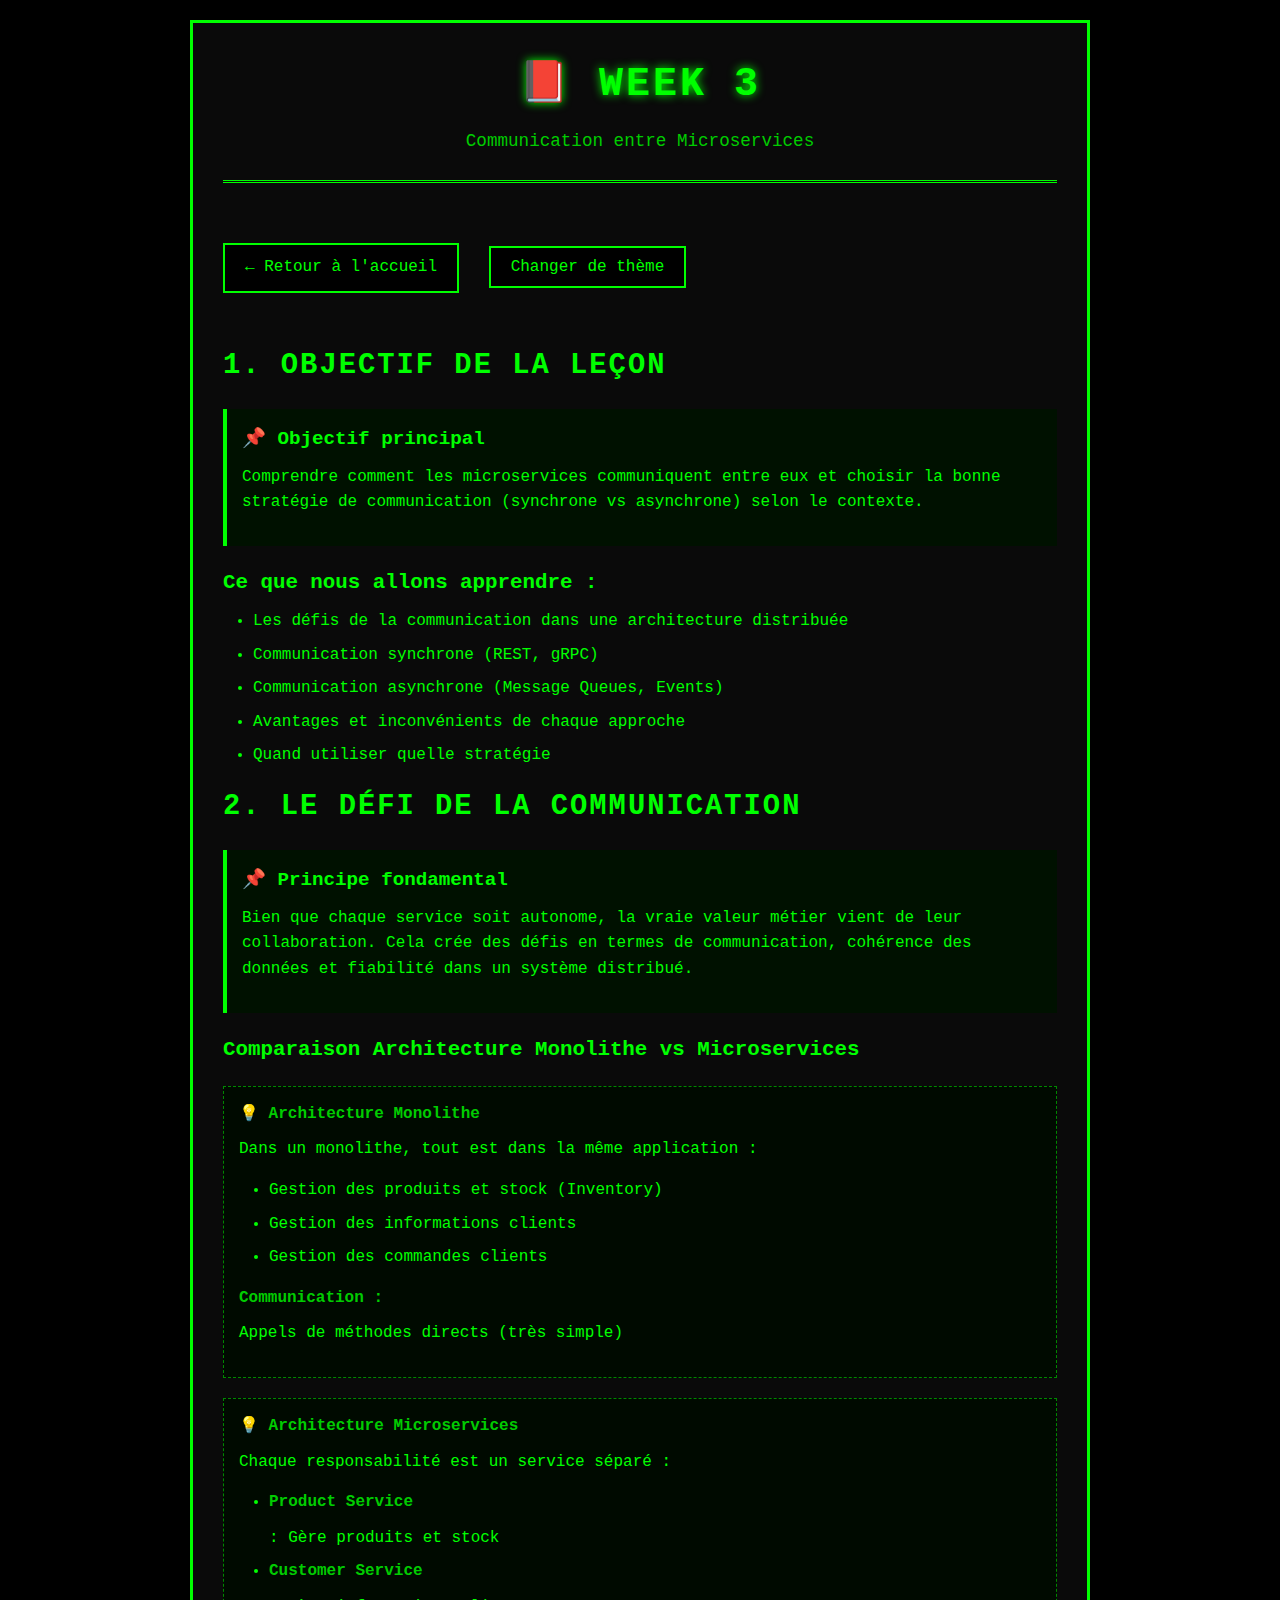
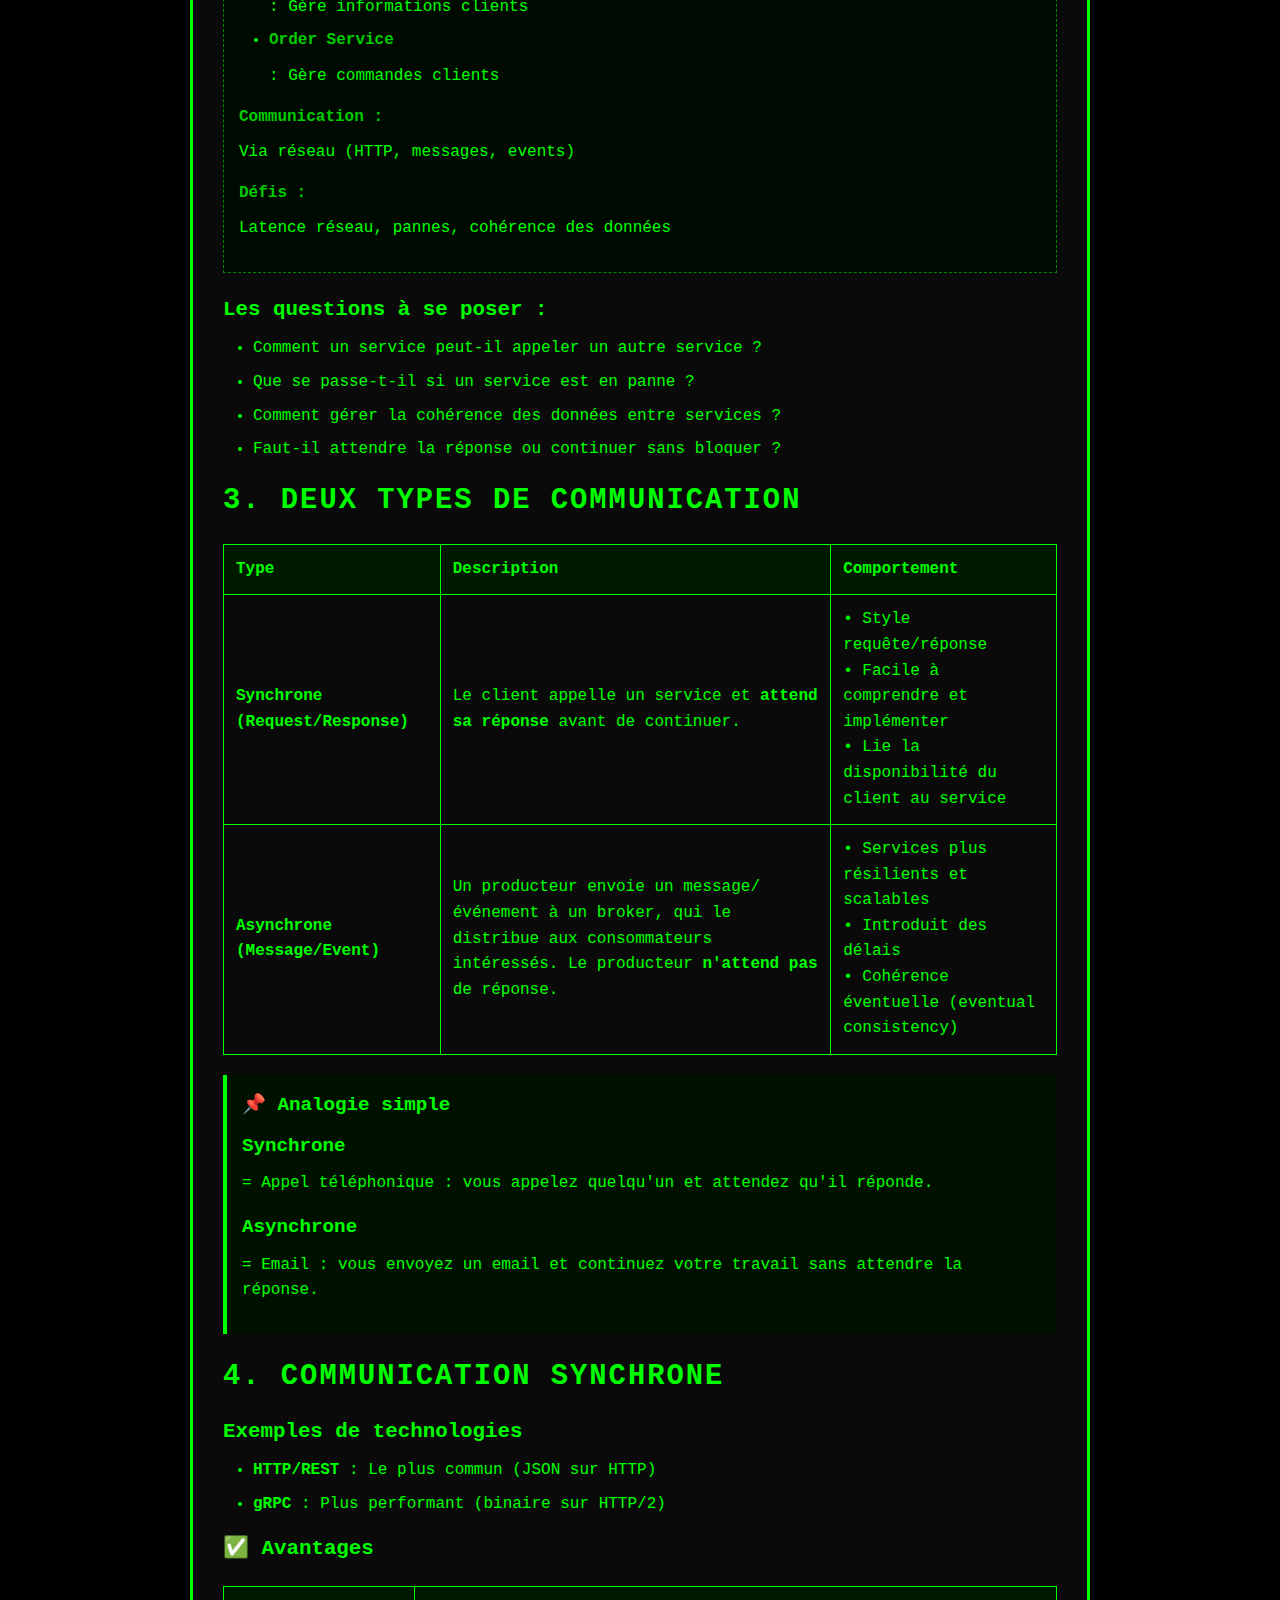
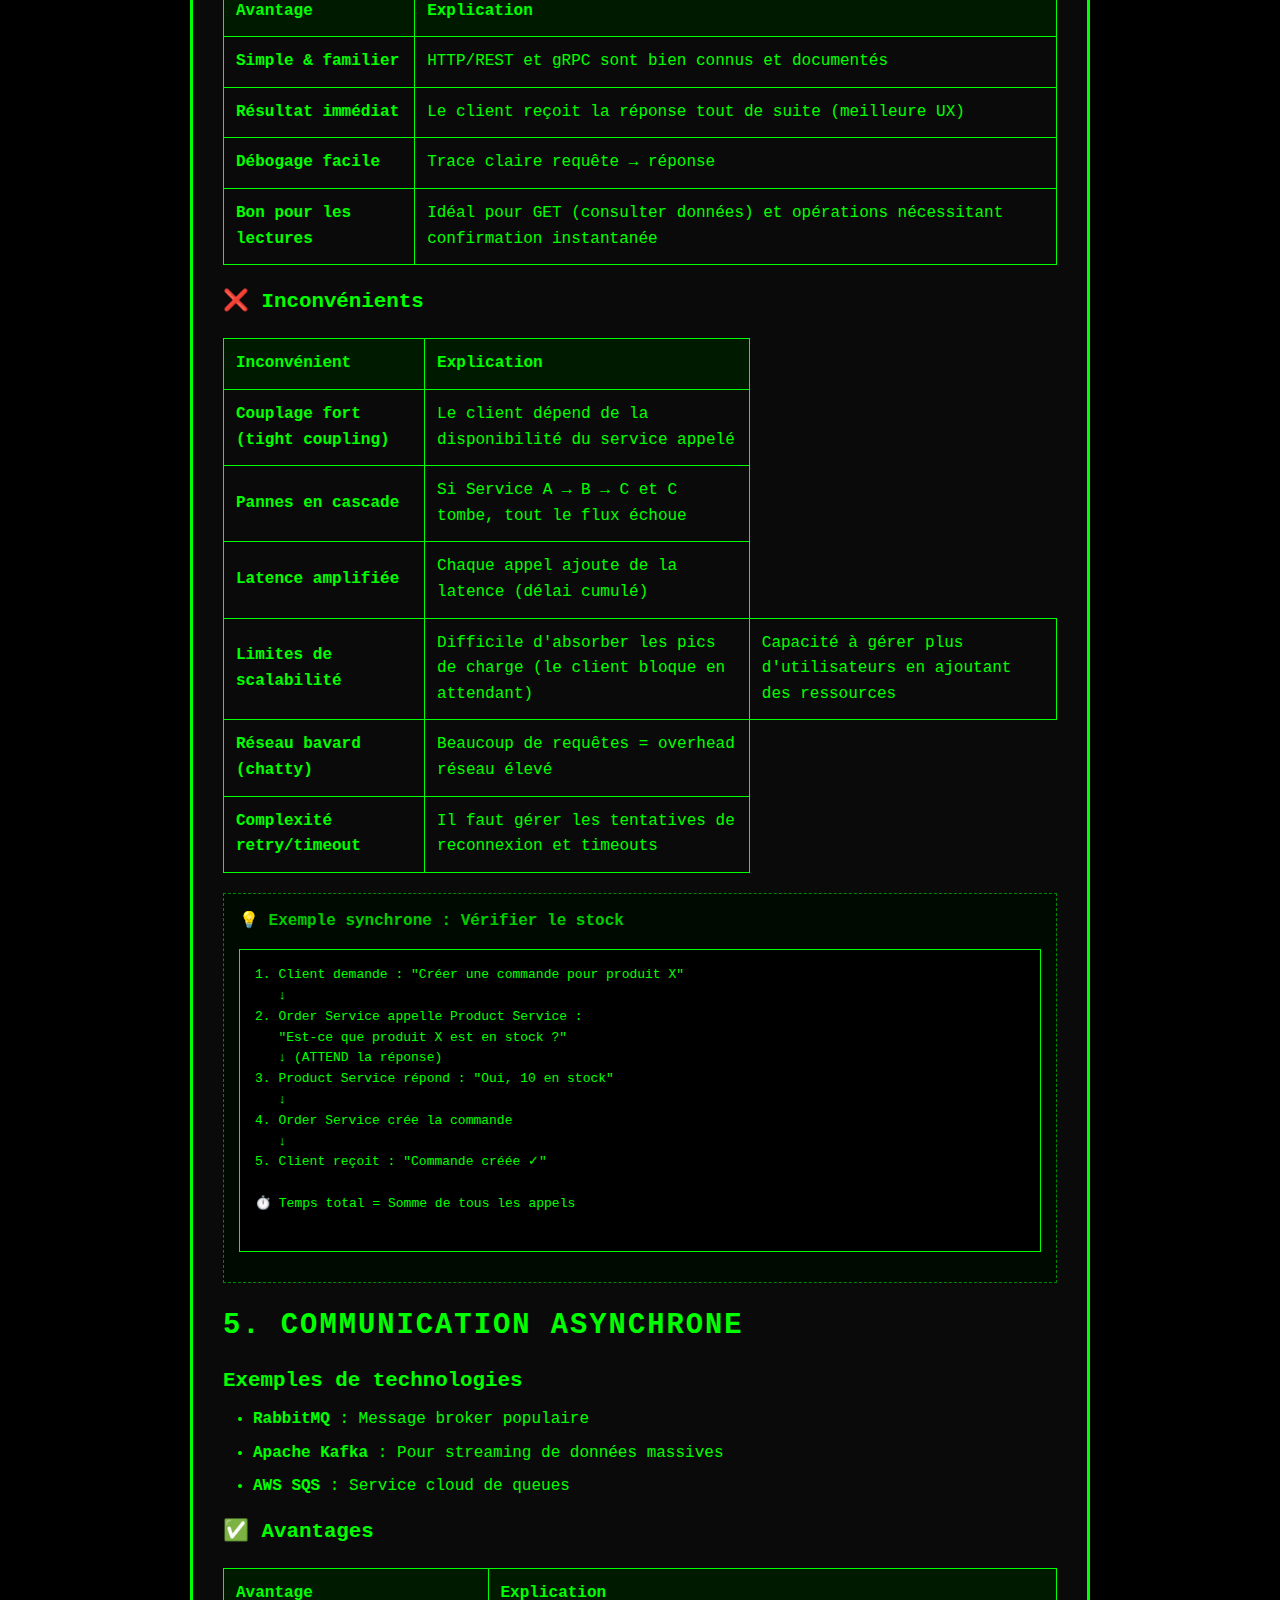
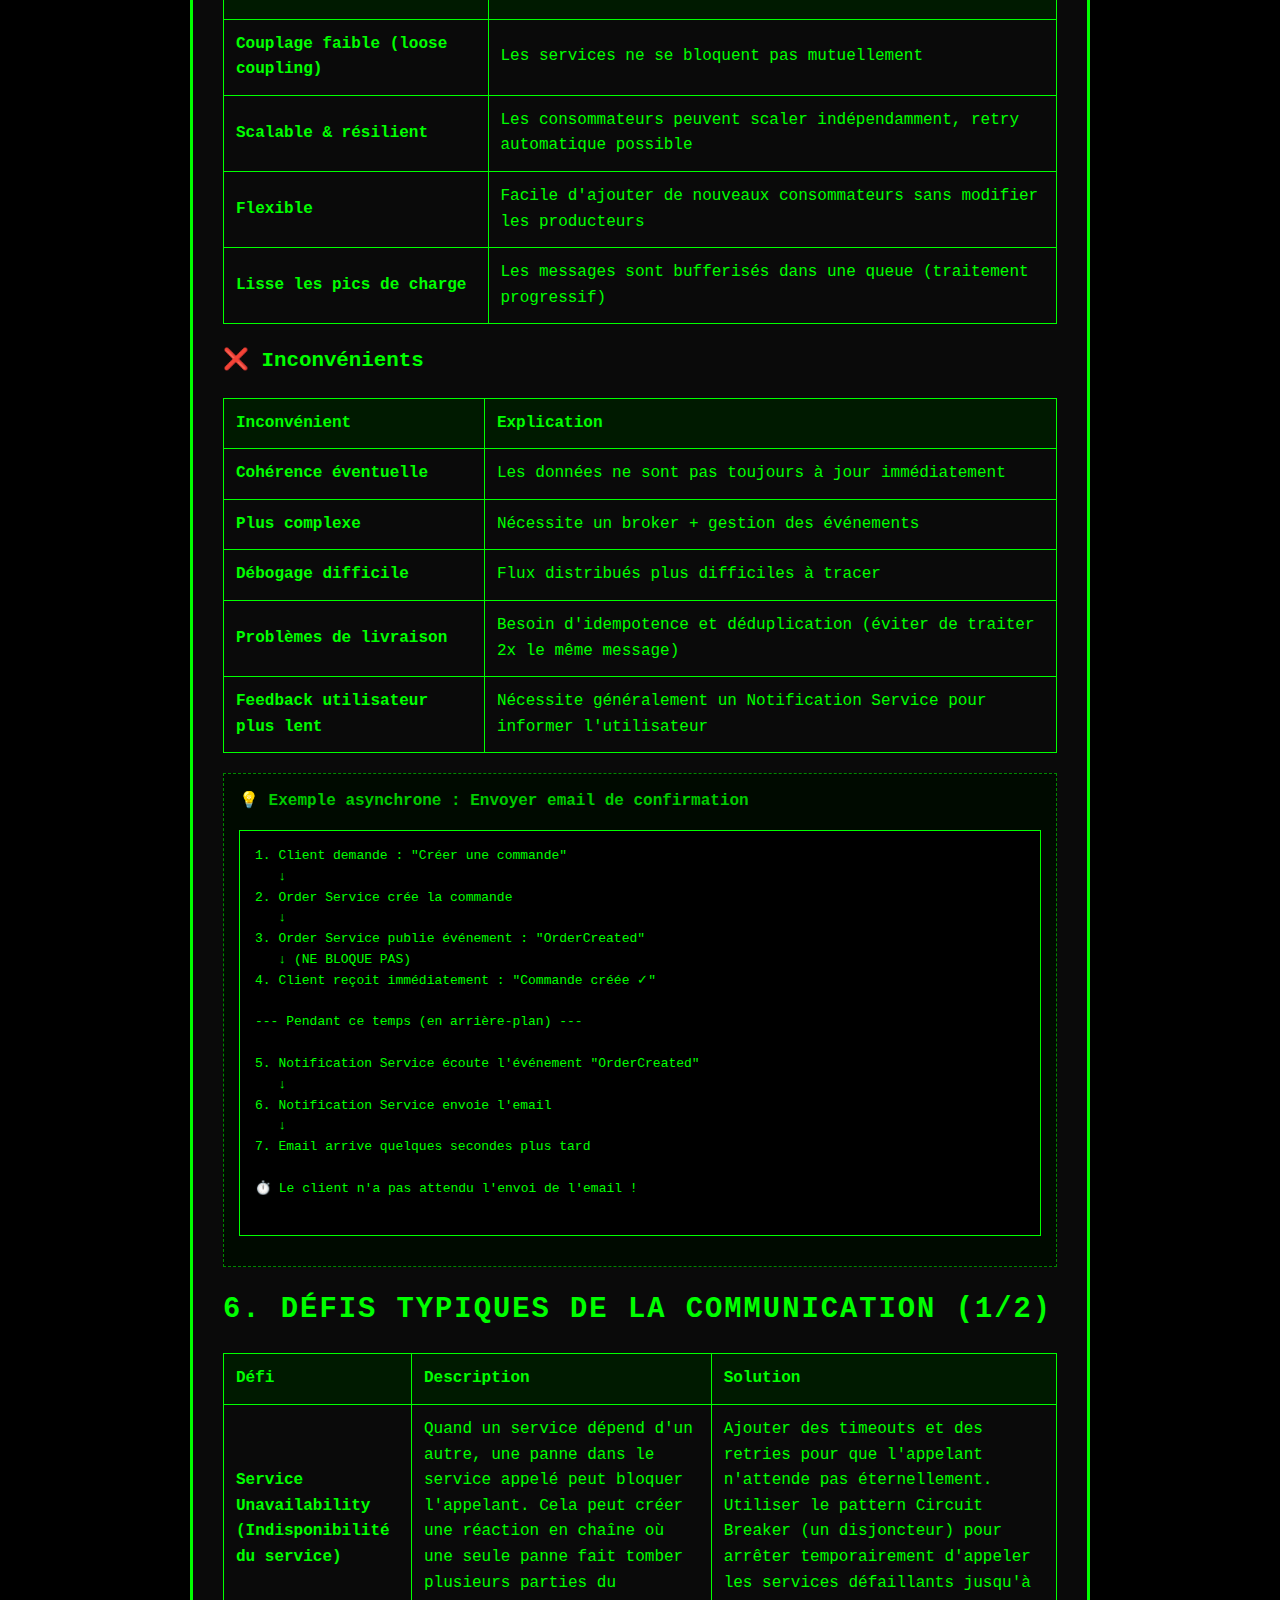
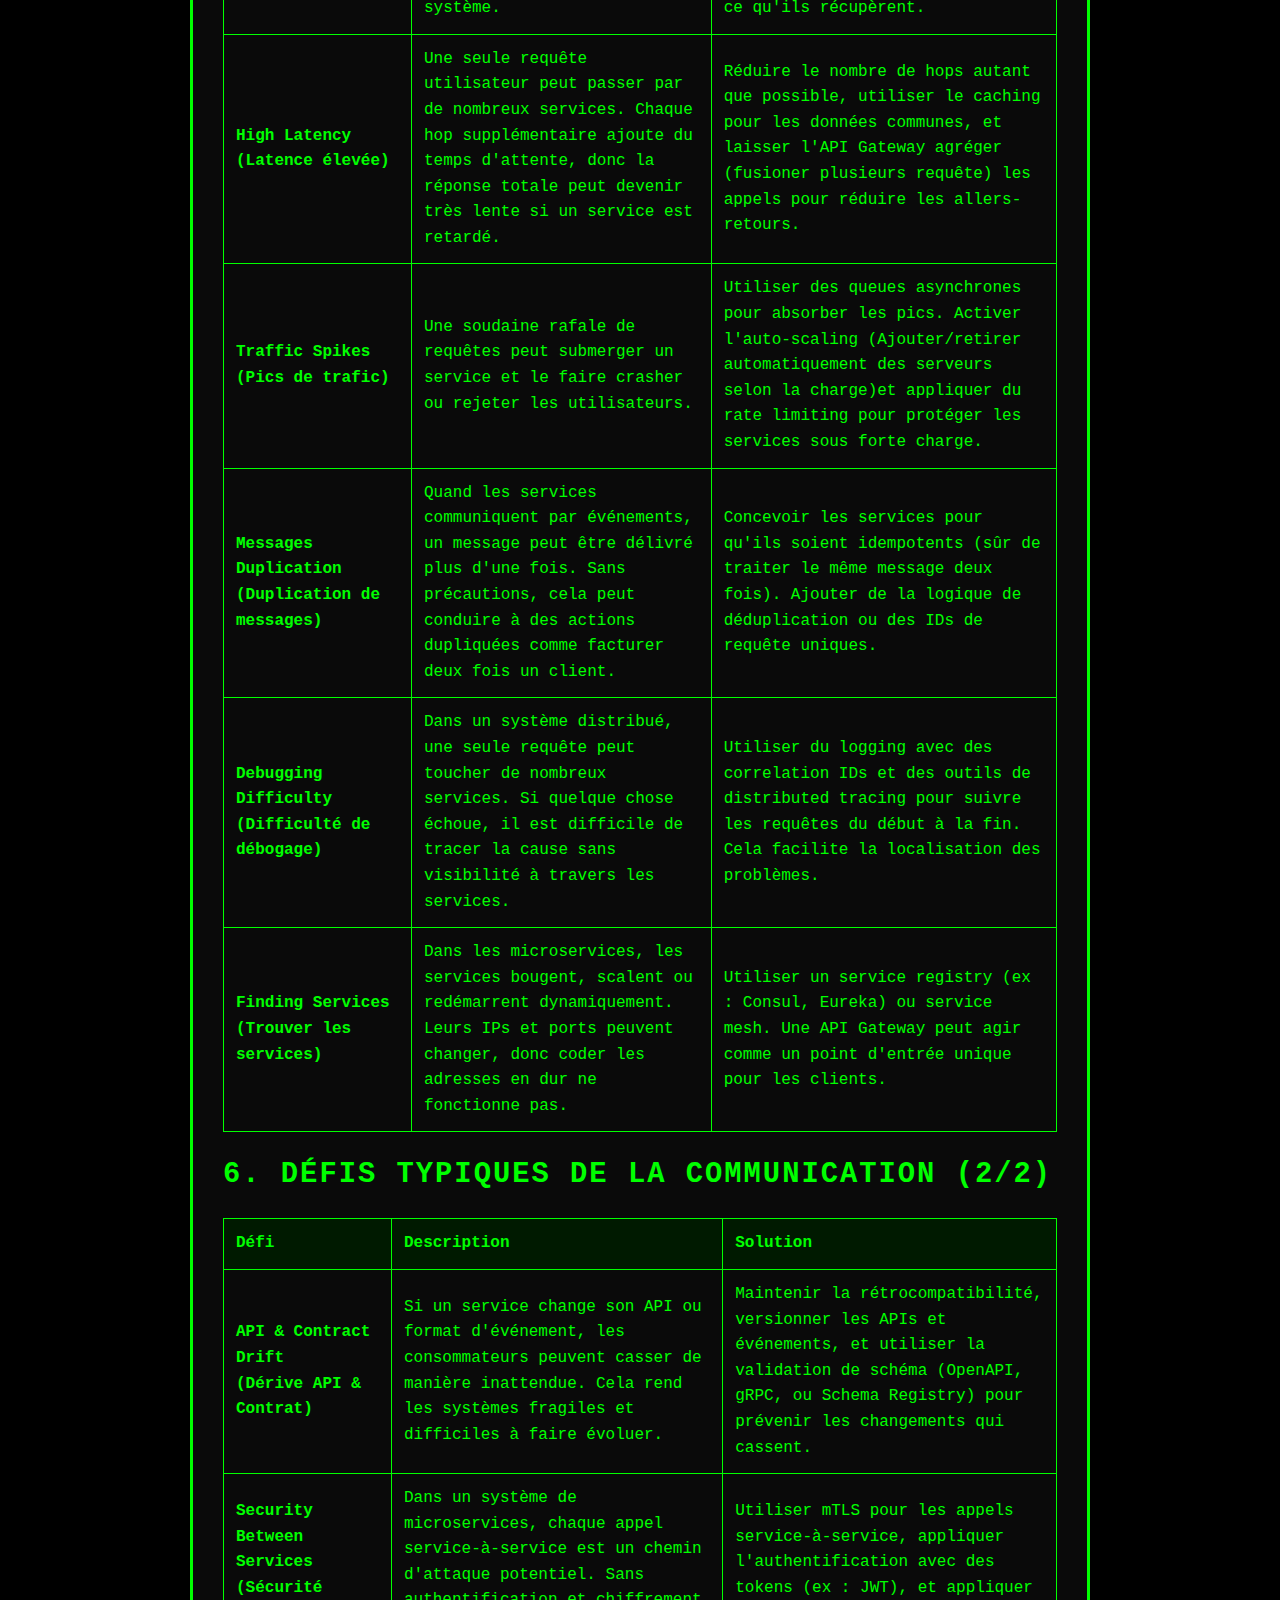
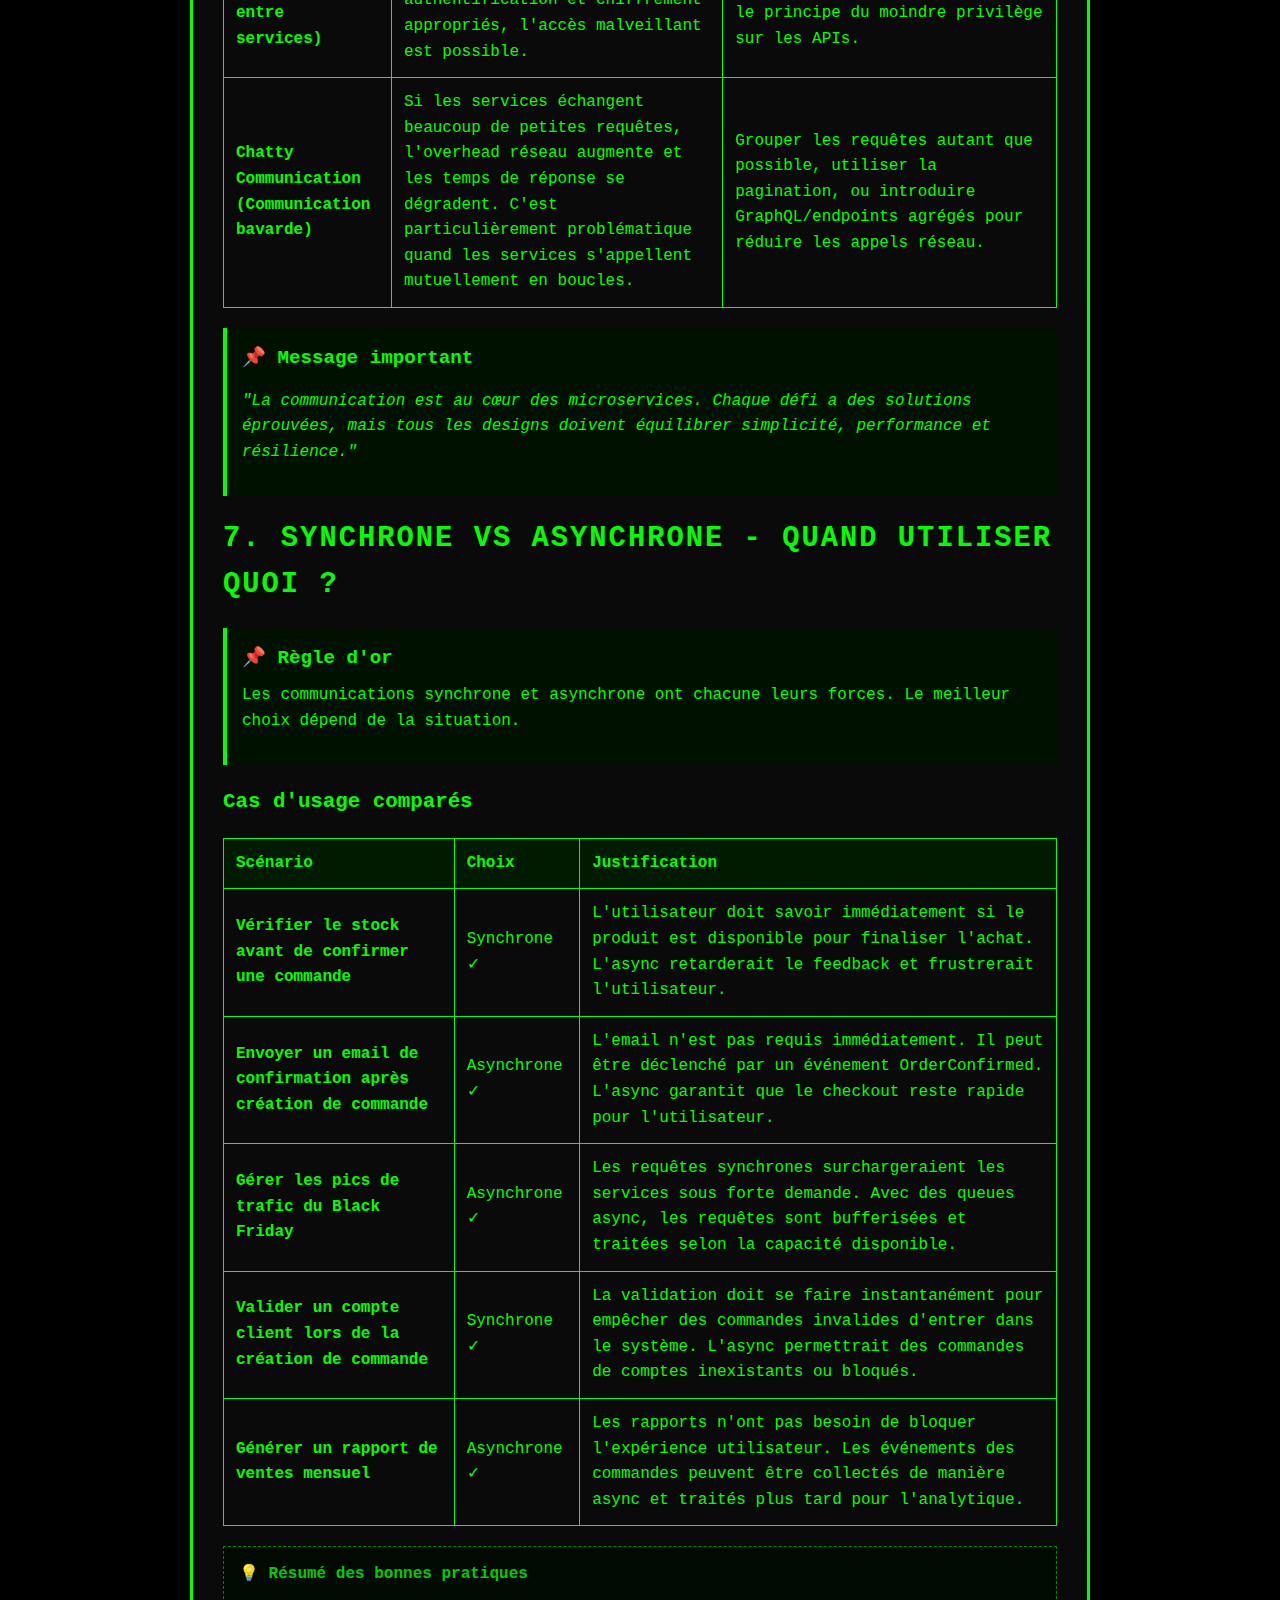
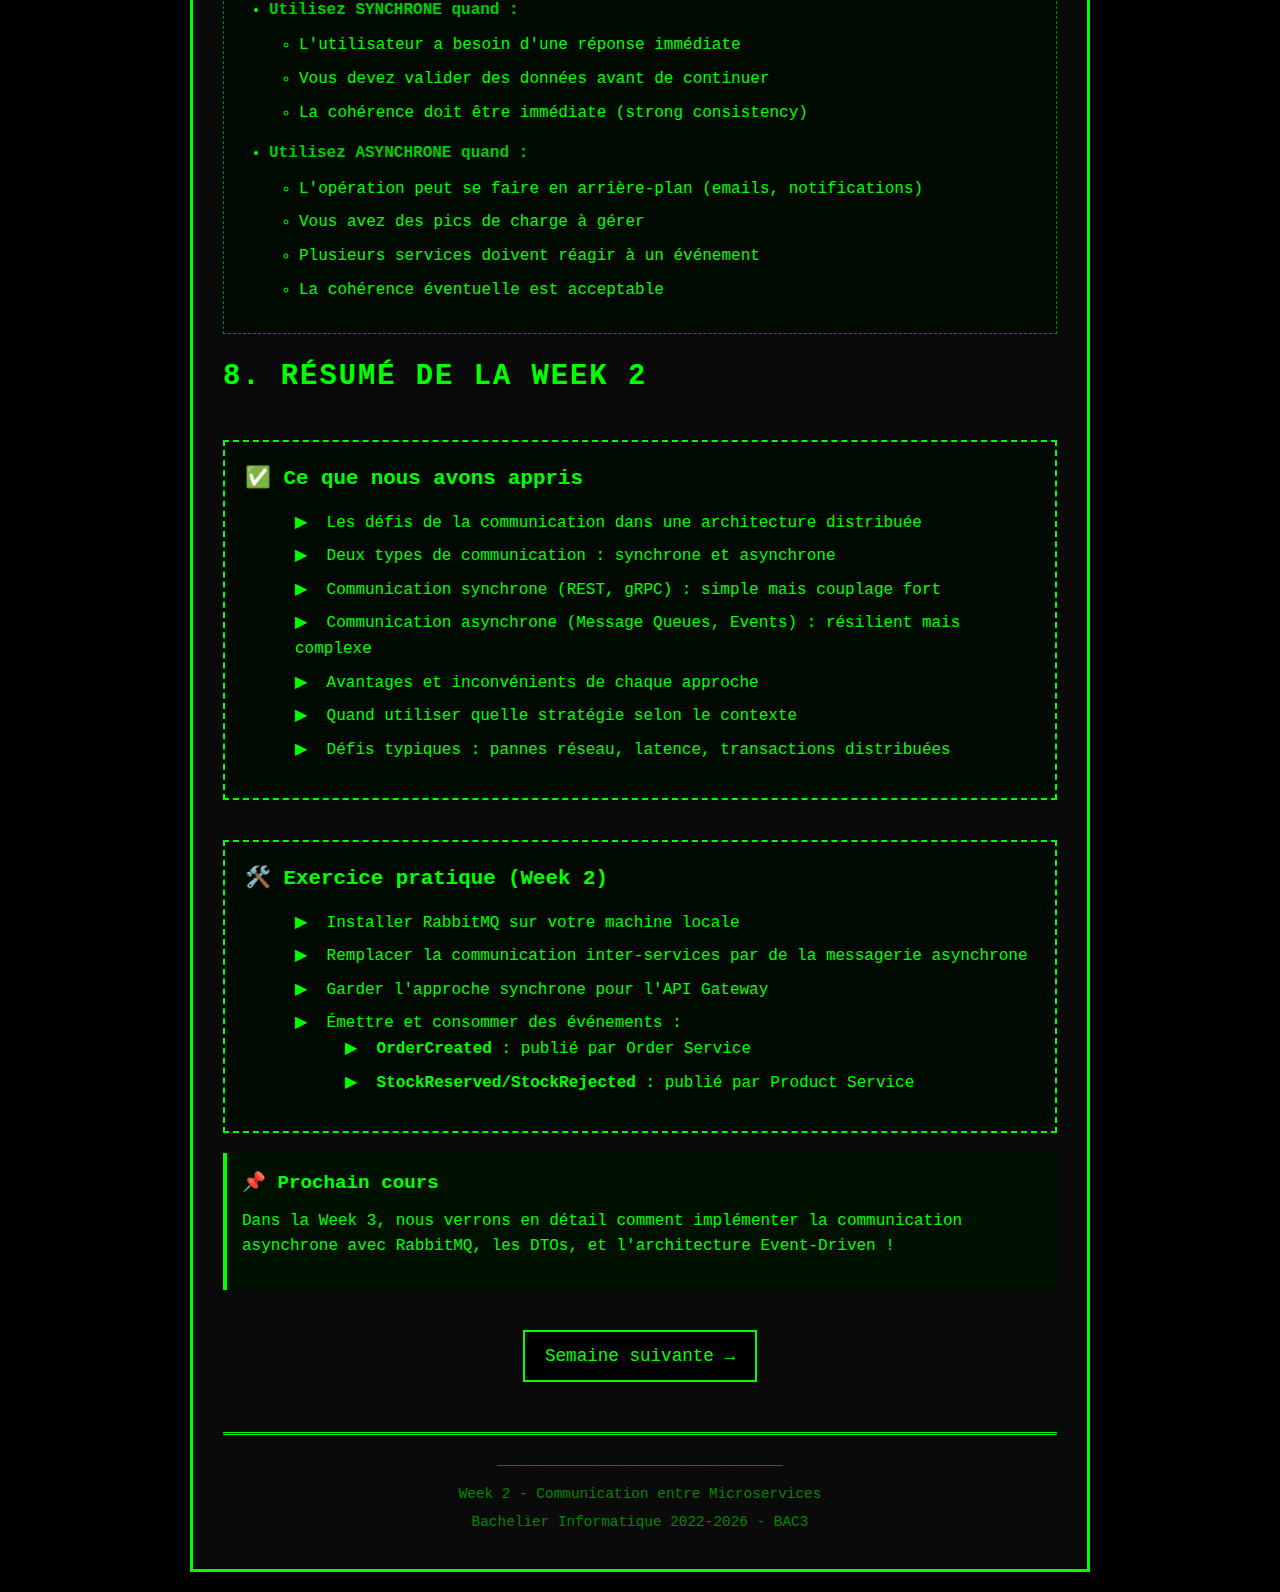
<file: week3.html>
<!DOCTYPE html>
<html lang="fr">
<head>
    <meta charset="UTF-8">
    <meta name="viewport" content="width=device-width, initial-scale=1.0">
    <title>Week 2 - Communication entre Microservices</title>
    <link id="main-style" rel="stylesheet" href="style.css">
</head>
<body>
    <div class="container">
        <header>
            <h1>📕 WEEK 3</h1>
            <p class="subtitle">Communication entre Microservices</p>
        </header>

        <div class="back-btn">
            <a href="index.html" class="btn">← Retour à l'accueil</a>
            <button id="theme-toggle" class="btn" style="margin-left:20px;">Changer de thème</button>
        </div>

        <main>
            <!-- ==================== OBJECTIF DE LA LEÇON ==================== -->
            <section>
                <h2>1. OBJECTIF DE LA LEÇON</h2>
                
                <div class="definition">
                    <strong>📌 Objectif principal</strong>
                    <p>Comprendre comment les microservices communiquent entre eux et choisir la bonne stratégie de communication (synchrone vs asynchrone) selon le contexte.</p>
                </div>

                <h3>Ce que nous allons apprendre :</h3>
                <ul>
                    <li>Les défis de la communication dans une architecture distribuée</li>
                    <li>Communication synchrone (REST, gRPC)</li>
                    <li>Communication asynchrone (Message Queues, Events)</li>
                    <li>Avantages et inconvénients de chaque approche</li>
                    <li>Quand utiliser quelle stratégie</li>
                </ul>
            </section>

            <!-- ==================== LE DÉFI DE LA COMMUNICATION ==================== -->
            <section>
                <h2>2. LE DÉFI DE LA COMMUNICATION</h2>

                <div class="definition">
                    <strong>📌 Principe fondamental</strong>
                    <p>Bien que chaque service soit autonome, la vraie valeur métier vient de leur collaboration. Cela crée des défis en termes de communication, cohérence des données et fiabilité dans un système distribué.</p>
                </div>

                <h3>Comparaison Architecture Monolithe vs Microservices</h3>

                <div class="example">
                    <strong>💡 Architecture Monolithe</strong>
                    <p>Dans un monolithe, tout est dans la même application :</p>
                    <ul>
                        <li>Gestion des produits et stock (Inventory)</li>
                        <li>Gestion des informations clients</li>
                        <li>Gestion des commandes clients</li>
                    </ul>
                    <p><strong>Communication :</strong> Appels de méthodes directs (très simple)</p>
                </div>

                <div class="example">
                    <strong>💡 Architecture Microservices</strong>
                    <p>Chaque responsabilité est un service séparé :</p>
                    <ul>
                        <li><strong>Product Service</strong> : Gère produits et stock</li>
                        <li><strong>Customer Service</strong> : Gère informations clients</li>
                        <li><strong>Order Service</strong> : Gère commandes clients</li>
                    </ul>
                    <p><strong>Communication :</strong> Via réseau (HTTP, messages, events)</p>
                    <p><strong>Défis :</strong> Latence réseau, pannes, cohérence des données</p>
                </div>

                <h3>Les questions à se poser :</h3>
                <ul>
                    <li>Comment un service peut-il appeler un autre service ?</li>
                    <li>Que se passe-t-il si un service est en panne ?</li>
                    <li>Comment gérer la cohérence des données entre services ?</li>
                    <li>Faut-il attendre la réponse ou continuer sans bloquer ?</li>
                </ul>
            </section>

            <!-- ==================== DEUX TYPES DE COMMUNICATION ==================== -->
            <section>
                <h2>3. DEUX TYPES DE COMMUNICATION</h2>

                <table>
                    <thead>
                        <tr>
                            <th>Type</th>
                            <th>Description</th>
                            <th>Comportement</th>
                        </tr>
                    </thead>
                    <tbody>
                        <tr>
                            <td><strong>Synchrone (Request/Response)</strong></td>
                            <td>Le client appelle un service et <strong>attend sa réponse</strong> avant de continuer.</td>
                            <td>• Style requête/réponse<br>
                                • Facile à comprendre et implémenter<br>
                                • Lie la disponibilité du client au service</td>
                        </tr>
                        <tr>
                            <td><strong>Asynchrone (Message/Event)</strong></td>
                            <td>Un producteur envoie un message/événement à un broker, qui le distribue aux consommateurs intéressés. Le producteur <strong>n'attend pas</strong> de réponse.</td>
                            <td>• Services plus résilients et scalables<br>
                                • Introduit des délais<br>
                                • Cohérence éventuelle (eventual consistency)</td>
                        </tr>
                    </tbody>
                </table>

                <div class="definition">
                    <strong>📌 Analogie simple</strong>
                    <p><strong>Synchrone</strong> = Appel téléphonique : vous appelez quelqu'un et attendez qu'il réponde.</p>
                    <p><strong>Asynchrone</strong> = Email : vous envoyez un email et continuez votre travail sans attendre la réponse.</p>
                </div>
            </section>

            <!-- ==================== COMMUNICATION SYNCHRONE ==================== -->
            <section>
                <h2>4. COMMUNICATION SYNCHRONE</h2>

                <h3>Exemples de technologies</h3>
                <ul>
                    <li><strong>HTTP/REST</strong> : Le plus commun (JSON sur HTTP)</li>
                    <li><strong>gRPC</strong> : Plus performant (binaire sur HTTP/2)</li>
                </ul>

                <h3>✅ Avantages</h3>
                <table>
                    <thead>
                        <tr>
                            <th>Avantage</th>
                            <th>Explication</th>
                        </tr>
                    </thead>
                    <tbody>
                        <tr>
                            <td><strong>Simple & familier</strong></td>
                            <td>HTTP/REST et gRPC sont bien connus et documentés</td>
                        </tr>
                        <tr>
                            <td><strong>Résultat immédiat</strong></td>
                            <td>Le client reçoit la réponse tout de suite (meilleure UX)</td>
                        </tr>
                        <tr>
                            <td><strong>Débogage facile</strong></td>
                            <td>Trace claire requête → réponse</td>
                        </tr>
                        <tr>
                            <td><strong>Bon pour les lectures</strong></td>
                            <td>Idéal pour GET (consulter données) et opérations nécessitant confirmation instantanée</td>
                        </tr>
                    </tbody>
                </table>

                <h3>❌ Inconvénients</h3>
                <table>
                    <thead>
                        <tr>
                            <th>Inconvénient</th>
                            <th>Explication</th>
                        </tr>
                    </thead>
                    <tbody>
                        <tr>
                            <td><strong>Couplage fort (tight coupling)</strong></td>
                            <td>Le client dépend de la disponibilité du service appelé</td>
                        </tr>
                        <tr>
                            <td><strong>Pannes en cascade</strong></td>
                            <td>Si Service A → B → C et C tombe, tout le flux échoue</td>
                        </tr>
                        <tr>
                            <td><strong>Latence amplifiée</strong></td>
                            <td>Chaque appel ajoute de la latence (délai cumulé)</td>
                        </tr>
                        <tr>
                            <td><strong>Limites de scalabilité</strong></td>
                            <td>Difficile d'absorber les pics de charge (le client bloque en attendant)</td>
                            <td> Capacité à gérer plus d'utilisateurs en ajoutant des ressources</td>
                        </tr>
                        <tr>
                            <td><strong>Réseau bavard (chatty)</strong></td>
                            <td>Beaucoup de requêtes = overhead réseau élevé</td>
                        </tr>
                        <tr>
                            <td><strong>Complexité retry/timeout</strong></td>
                            <td>Il faut gérer les tentatives de reconnexion et timeouts</td>
                        </tr>
                    </tbody>
                </table>

                <div class="example">
                    <strong>💡 Exemple synchrone : Vérifier le stock</strong>
                    <pre>
1. Client demande : "Créer une commande pour produit X"
   ↓
2. Order Service appelle Product Service :
   "Est-ce que produit X est en stock ?"
   ↓ (ATTEND la réponse)
3. Product Service répond : "Oui, 10 en stock"
   ↓
4. Order Service crée la commande
   ↓
5. Client reçoit : "Commande créée ✓"

⏱️ Temps total = Somme de tous les appels
                    </pre>
                </div>
            </section>

            <!-- ==================== COMMUNICATION ASYNCHRONE ==================== -->
            <section>
                <h2>5. COMMUNICATION ASYNCHRONE</h2>

                <h3>Exemples de technologies</h3>
                <ul>
                    <li><strong>RabbitMQ</strong> : Message broker populaire</li>
                    <li><strong>Apache Kafka</strong> : Pour streaming de données massives</li>
                    <li><strong>AWS SQS</strong> : Service cloud de queues</li>
                </ul>

                <h3>✅ Avantages</h3>
                <table>
                    <thead>
                        <tr>
                            <th>Avantage</th>
                            <th>Explication</th>
                        </tr>
                    </thead>
                    <tbody>
                        <tr>
                            <td><strong>Couplage faible (loose coupling)</strong></td>
                            <td>Les services ne se bloquent pas mutuellement</td>
                        </tr>
                        <tr>
                            <td><strong>Scalable & résilient</strong></td>
                            <td>Les consommateurs peuvent scaler indépendamment, retry automatique possible</td>
                        </tr>
                        <tr>
                            <td><strong>Flexible</strong></td>
                            <td>Facile d'ajouter de nouveaux consommateurs sans modifier les producteurs</td>
                        </tr>
                        <tr>
                            <td><strong>Lisse les pics de charge</strong></td>
                            <td>Les messages sont bufferisés dans une queue (traitement progressif)</td>
                        </tr>
                    </tbody>
                </table>

                <h3>❌ Inconvénients</h3>
                <table>
                    <thead>
                        <tr>
                            <th>Inconvénient</th>
                            <th>Explication</th>
                        </tr>
                    </thead>
                    <tbody>
                        <tr>
                            <td><strong>Cohérence éventuelle</strong></td>
                            <td>Les données ne sont pas toujours à jour immédiatement</td>
                        </tr>
                        <tr>
                            <td><strong>Plus complexe</strong></td>
                            <td>Nécessite un broker + gestion des événements</td>
                        </tr>
                        <tr>
                            <td><strong>Débogage difficile</strong></td>
                            <td>Flux distribués plus difficiles à tracer</td>
                        </tr>
                        <tr>
                            <td><strong>Problèmes de livraison</strong></td>
                            <td>Besoin d'idempotence et déduplication (éviter de traiter 2x le même message)</td>
                        </tr>
                        <tr>
                            <td><strong>Feedback utilisateur plus lent</strong></td>
                            <td>Nécessite généralement un Notification Service pour informer l'utilisateur</td>
                        </tr>
                    </tbody>
                </table>

                <div class="example">
                    <strong>💡 Exemple asynchrone : Envoyer email de confirmation</strong>
                    <pre>
1. Client demande : "Créer une commande"
   ↓
2. Order Service crée la commande
   ↓
3. Order Service publie événement : "OrderCreated"
   ↓ (NE BLOQUE PAS)
4. Client reçoit immédiatement : "Commande créée ✓"

--- Pendant ce temps (en arrière-plan) ---

5. Notification Service écoute l'événement "OrderCreated"
   ↓
6. Notification Service envoie l'email
   ↓
7. Email arrive quelques secondes plus tard

⏱️ Le client n'a pas attendu l'envoi de l'email !
                    </pre>
                </div>
            </section>

            <!-- ==================== DÉFIS TYPIQUES ==================== -->
            <section>
                <h2>6. DÉFIS TYPIQUES DE LA COMMUNICATION (1/2)</h2>

                <table>
                    <thead>
                        <tr>
                            <th>Défi</th>
                            <th>Description</th>
                            <th>Solution</th>
                        </tr>
                    </thead>
                    <tbody>
                        <tr>
                            <td><strong>Service Unavailability<br>(Indisponibilité du service)</strong></td>
                            <td>Quand un service dépend d'un autre, une panne dans le service appelé peut bloquer l'appelant. Cela peut créer une réaction en chaîne où une seule panne fait tomber plusieurs parties du système.</td>
                            <td>Ajouter des timeouts et des retries pour que l'appelant n'attende pas éternellement. Utiliser le pattern Circuit Breaker (un disjoncteur) pour arrêter temporairement d'appeler les services défaillants jusqu'à ce qu'ils récupèrent.</td>
                        </tr>
                        <tr>
                            <td><strong>High Latency<br>(Latence élevée)</strong></td>
                            <td>Une seule requête utilisateur peut passer par de nombreux services. Chaque hop supplémentaire ajoute du temps d'attente, donc la réponse totale peut devenir très lente si un service est retardé.</td>
                            <td>Réduire le nombre de hops autant que possible, utiliser le caching pour les données communes, et laisser l'API Gateway agréger (fusioner plusieurs requête) les appels pour réduire les allers-retours.</td>
                        </tr>
                        <tr>
                            <td><strong>Traffic Spikes<br>(Pics de trafic)</strong></td>
                            <td>Une soudaine rafale de requêtes peut submerger un service et le faire crasher ou rejeter les utilisateurs.</td>
                            <td>Utiliser des queues asynchrones pour absorber les pics. Activer l'auto-scaling (Ajouter/retirer automatiquement des serveurs selon la charge)et appliquer du rate limiting pour protéger les services sous forte charge.</td>
                        </tr>
                        <tr>
                            <td><strong>Messages Duplication<br>(Duplication de messages)</strong></td>
                            <td>Quand les services communiquent par événements, un message peut être délivré plus d'une fois. Sans précautions, cela peut conduire à des actions dupliquées comme facturer deux fois un client.</td>
                            <td>Concevoir les services pour qu'ils soient idempotents (sûr de traiter le même message deux fois). Ajouter de la logique de déduplication ou des IDs de requête uniques.</td>
                        </tr>
                        <tr>
                            <td><strong>Debugging Difficulty<br>(Difficulté de débogage)</strong></td>
                            <td>Dans un système distribué, une seule requête peut toucher de nombreux services. Si quelque chose échoue, il est difficile de tracer la cause sans visibilité à travers les services.</td>
                            <td>Utiliser du logging avec des correlation IDs et des outils de distributed tracing pour suivre les requêtes du début à la fin. Cela facilite la localisation des problèmes.</td>
                        </tr>
                        <tr>
                            <td><strong>Finding Services<br>(Trouver les services)</strong></td>
                            <td>Dans les microservices, les services bougent, scalent ou redémarrent dynamiquement. Leurs IPs et ports peuvent changer, donc coder les adresses en dur ne fonctionne pas.</td>
                            <td>Utiliser un service registry (ex : Consul, Eureka) ou service mesh. Une API Gateway peut agir comme un point d'entrée unique pour les clients.</td>
                        </tr>
                    </tbody>
                </table>

                <h2>6. DÉFIS TYPIQUES DE LA COMMUNICATION (2/2)</h2>

                <table>
                    <thead>
                        <tr>
                            <th>Défi</th>
                            <th>Description</th>
                            <th>Solution</th>
                        </tr>
                    </thead>
                    <tbody>
                        <tr>
                            <td><strong>API & Contract Drift<br>(Dérive API & Contrat)</strong></td>
                            <td>Si un service change son API ou format d'événement, les consommateurs peuvent casser de manière inattendue. Cela rend les systèmes fragiles et difficiles à faire évoluer.</td>
                            <td>Maintenir la rétrocompatibilité, versionner les APIs et événements, et utiliser la validation de schéma (OpenAPI, gRPC, ou Schema Registry) pour prévenir les changements qui cassent.</td>
                        </tr>
                        <tr>
                            <td><strong>Security Between Services<br>(Sécurité entre services)</strong></td>
                            <td>Dans un système de microservices, chaque appel service-à-service est un chemin d'attaque potentiel. Sans authentification et chiffrement appropriés, l'accès malveillant est possible.</td>
                            <td>Utiliser mTLS pour les appels service-à-service, appliquer l'authentification avec des tokens (ex : JWT), et appliquer le principe du moindre privilège sur les APIs.</td>
                        </tr>
                        <tr>
                            <td><strong>Chatty Communication<br>(Communication bavarde)</strong></td>
                            <td>Si les services échangent beaucoup de petites requêtes, l'overhead réseau augmente et les temps de réponse se dégradent. C'est particulièrement problématique quand les services s'appellent mutuellement en boucles.</td>
                            <td>Grouper les requêtes autant que possible, utiliser la pagination, ou introduire GraphQL/endpoints agrégés pour réduire les appels réseau.</td>
                        </tr>
                    </tbody>
                </table>

                <div class="definition">
                    <strong>📌 Message important</strong>
                    <p style="font-style: italic; margin-top: 15px;">
                        "La communication est au cœur des microservices. Chaque défi a des solutions éprouvées, mais tous les designs doivent équilibrer simplicité, performance et résilience."
                    </p>
                </div>
            </section>

            <!-- ==================== SYNCHRONE VS ASYNCHRONE ==================== -->
            <section>
                <h2>7. SYNCHRONE VS ASYNCHRONE - QUAND UTILISER QUOI ?</h2>

                <div class="definition">
                    <strong>📌 Règle d'or</strong>
                    <p>Les communications synchrone et asynchrone ont chacune leurs forces. Le meilleur choix dépend de la situation.</p>
                </div>

                <h3>Cas d'usage comparés</h3>

                <table>
                    <thead>
                        <tr>
                            <th>Scénario</th>
                            <th>Choix</th>
                            <th>Justification</th>
                        </tr>
                    </thead>
                    <tbody>
                        <tr>
                            <td><strong>Vérifier le stock avant de confirmer une commande</strong></td>
                            <td>Synchrone ✓</td>
                            <td>L'utilisateur doit savoir immédiatement si le produit est disponible pour finaliser l'achat. L'async retarderait le feedback et frustrerait l'utilisateur.</td>
                        </tr>
                        <tr>
                            <td><strong>Envoyer un email de confirmation après création de commande</strong></td>
                            <td>Asynchrone ✓</td>
                            <td>L'email n'est pas requis immédiatement. Il peut être déclenché par un événement OrderConfirmed. L'async garantit que le checkout reste rapide pour l'utilisateur.</td>
                        </tr>
                        <tr>
                            <td><strong>Gérer les pics de trafic du Black Friday</strong></td>
                            <td>Asynchrone ✓</td>
                            <td>Les requêtes synchrones surchargeraient les services sous forte demande. Avec des queues async, les requêtes sont bufferisées et traitées selon la capacité disponible.</td>
                        </tr>
                        <tr>
                            <td><strong>Valider un compte client lors de la création de commande</strong></td>
                            <td>Synchrone ✓</td>
                            <td>La validation doit se faire instantanément pour empêcher des commandes invalides d'entrer dans le système. L'async permettrait des commandes de comptes inexistants ou bloqués.</td>
                        </tr>
                        <tr>
                            <td><strong>Générer un rapport de ventes mensuel</strong></td>
                            <td>Asynchrone ✓</td>
                            <td>Les rapports n'ont pas besoin de bloquer l'expérience utilisateur. Les événements des commandes peuvent être collectés de manière async et traités plus tard pour l'analytique.</td>
                        </tr>
                    </tbody>
                </table>

                <div class="example">
                    <strong>💡 Résumé des bonnes pratiques</strong>
                    <ul>
                        <li><strong>Utilisez SYNCHRONE quand :</strong>
                            <ul>
                                <li>L'utilisateur a besoin d'une réponse immédiate</li>
                                <li>Vous devez valider des données avant de continuer</li>
                                <li>La cohérence doit être immédiate (strong consistency)</li>
                            </ul>
                        </li>
                        <li><strong>Utilisez ASYNCHRONE quand :</strong>
                            <ul>
                                <li>L'opération peut se faire en arrière-plan (emails, notifications)</li>
                                <li>Vous avez des pics de charge à gérer</li>
                                <li>Plusieurs services doivent réagir à un événement</li>
                                <li>La cohérence éventuelle est acceptable</li>
                            </ul>
                        </li>
                    </ul>
                </div>
            </section>

            <!-- ==================== RÉSUMÉ ==================== -->
            <section>
                <h2>8. RÉSUMÉ DE LA WEEK 2</h2>

                <div class="info-box">
                    <h3>✅ Ce que nous avons appris</h3>
                    <ul>
                        <li>Les défis de la communication dans une architecture distribuée</li>
                        <li>Deux types de communication : synchrone et asynchrone</li>
                        <li>Communication synchrone (REST, gRPC) : simple mais couplage fort</li>
                        <li>Communication asynchrone (Message Queues, Events) : résilient mais complexe</li>
                        <li>Avantages et inconvénients de chaque approche</li>
                        <li>Quand utiliser quelle stratégie selon le contexte</li>
                        <li>Défis typiques : pannes réseau, latence, transactions distribuées</li>
                    </ul>
                </div>

                <div class="info-box">
                    <h3>🛠️ Exercice pratique (Week 2)</h3>
                    <ul>
                        <li>Installer RabbitMQ sur votre machine locale</li>
                        <li>Remplacer la communication inter-services par de la messagerie asynchrone</li>
                        <li>Garder l'approche synchrone pour l'API Gateway</li>
                        <li>Émettre et consommer des événements :
                            <ul>
                                <li><strong>OrderCreated</strong> : publié par Order Service</li>
                                <li><strong>StockReserved/StockRejected</strong> : publié par Product Service</li>
                            </ul>
                        </li>
                    </ul>
                </div>

                <div class="definition">
                    <strong>📌 Prochain cours</strong>
                    <p>Dans la Week 3, nous verrons en détail comment implémenter la communication asynchrone avec RabbitMQ, les DTOs, et l'architecture Event-Driven !</p>
                </div>
            </section>

        </main>

        <div class="back-btn" style="display:flex; justify-content:center; margin:40px 0 0 0;">
            <a href="week5.html" class="btn" style="font-size:1.1em;">Semaine suivante →</a>
        </div>

        <footer>
            <p>─────────────────────────────────</p>
            <p>Week 2 - Communication entre Microservices</p>
            <p>Bachelier Informatique 2022-2026 - BAC3</p>
        </footer>
    </div>
    <script>
    // Basculer entre style.css et content-style.css
    const styleLink = document.getElementById('main-style');
    const btn = document.getElementById('theme-toggle');
    // Stocker le thème dans le localStorage pour garder le choix
    function setTheme(theme) {
        styleLink.href = theme;
        localStorage.setItem('theme', theme);
    }
    btn.addEventListener('click', function() {
        const current = styleLink.getAttribute('href');
        if (current === 'style.css') {
            setTheme('content-style.css');
        } else {
            setTheme('style.css');
        }
    });
    // Charger le thème choisi précédemment
    const saved = localStorage.getItem('theme');
    if (saved && saved !== styleLink.getAttribute('href')) {
        styleLink.href = saved;
    }
    </script>
</body>
</html>
</file>
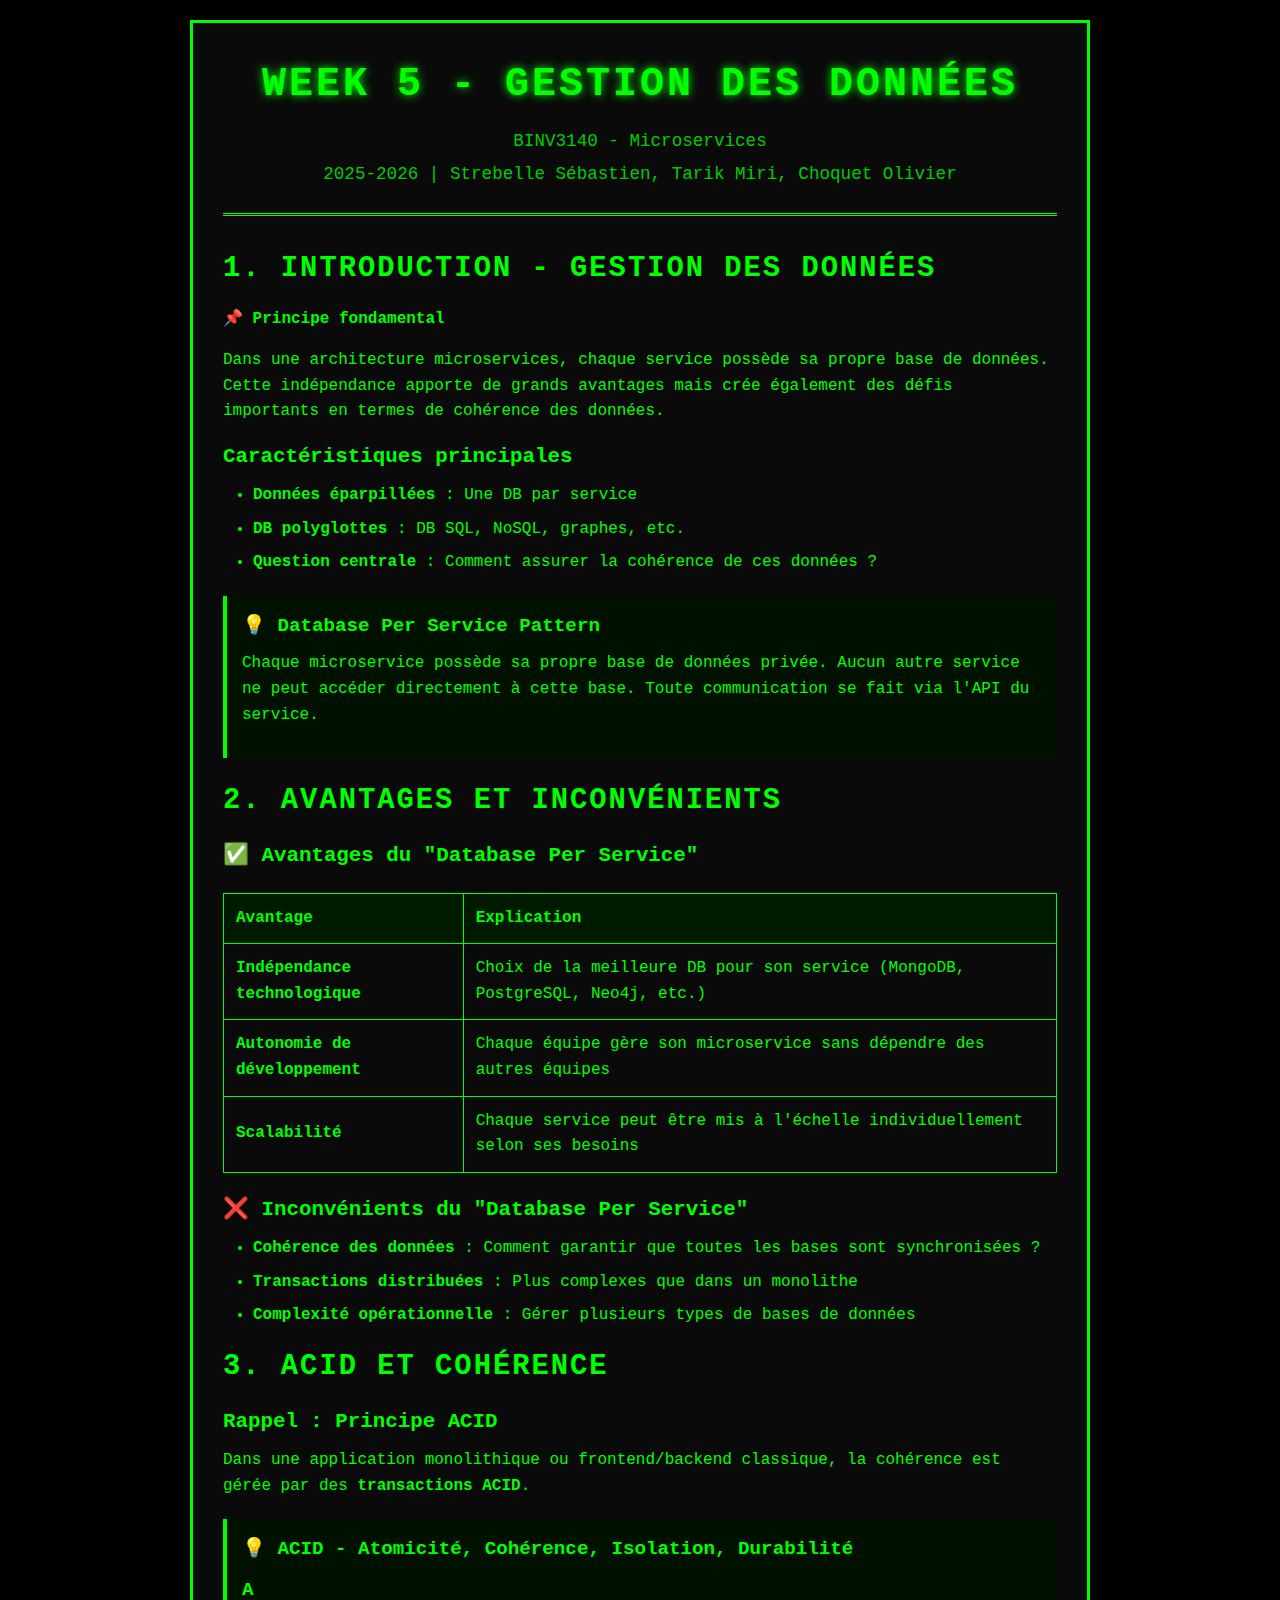
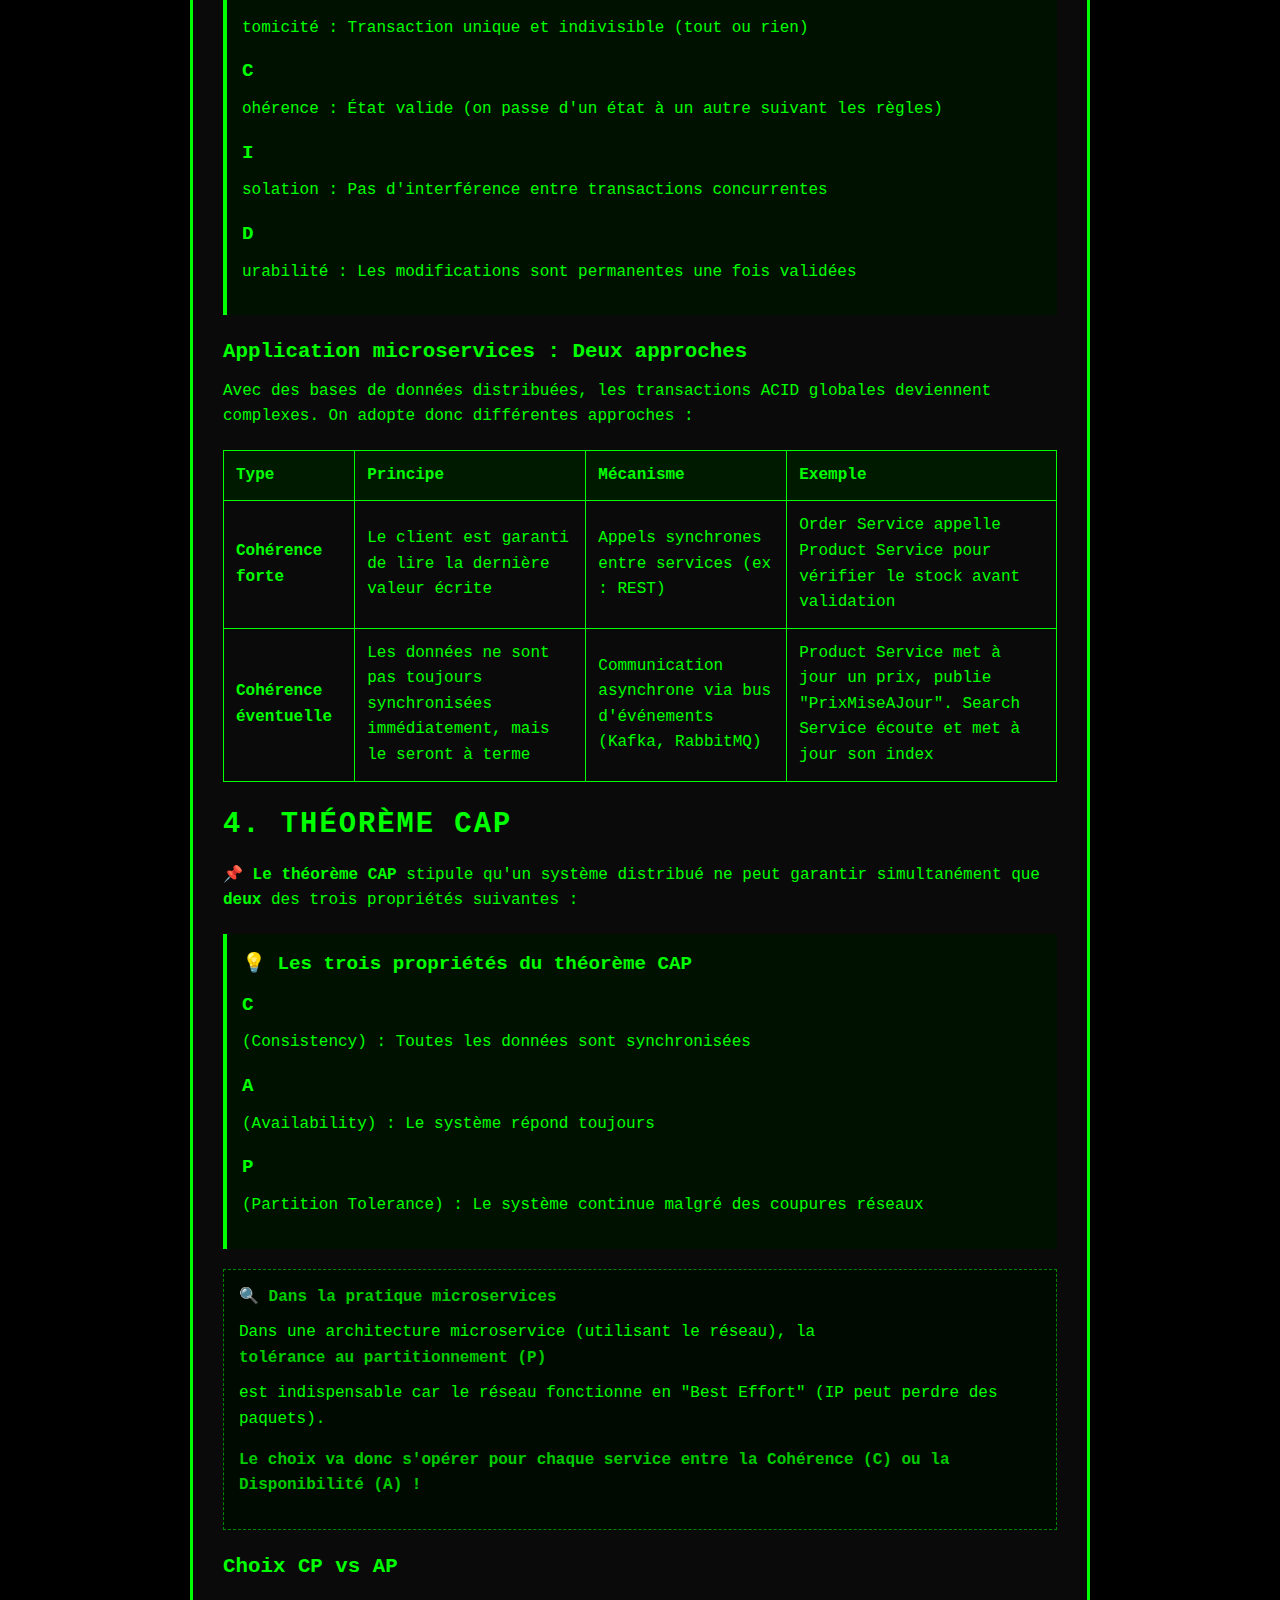
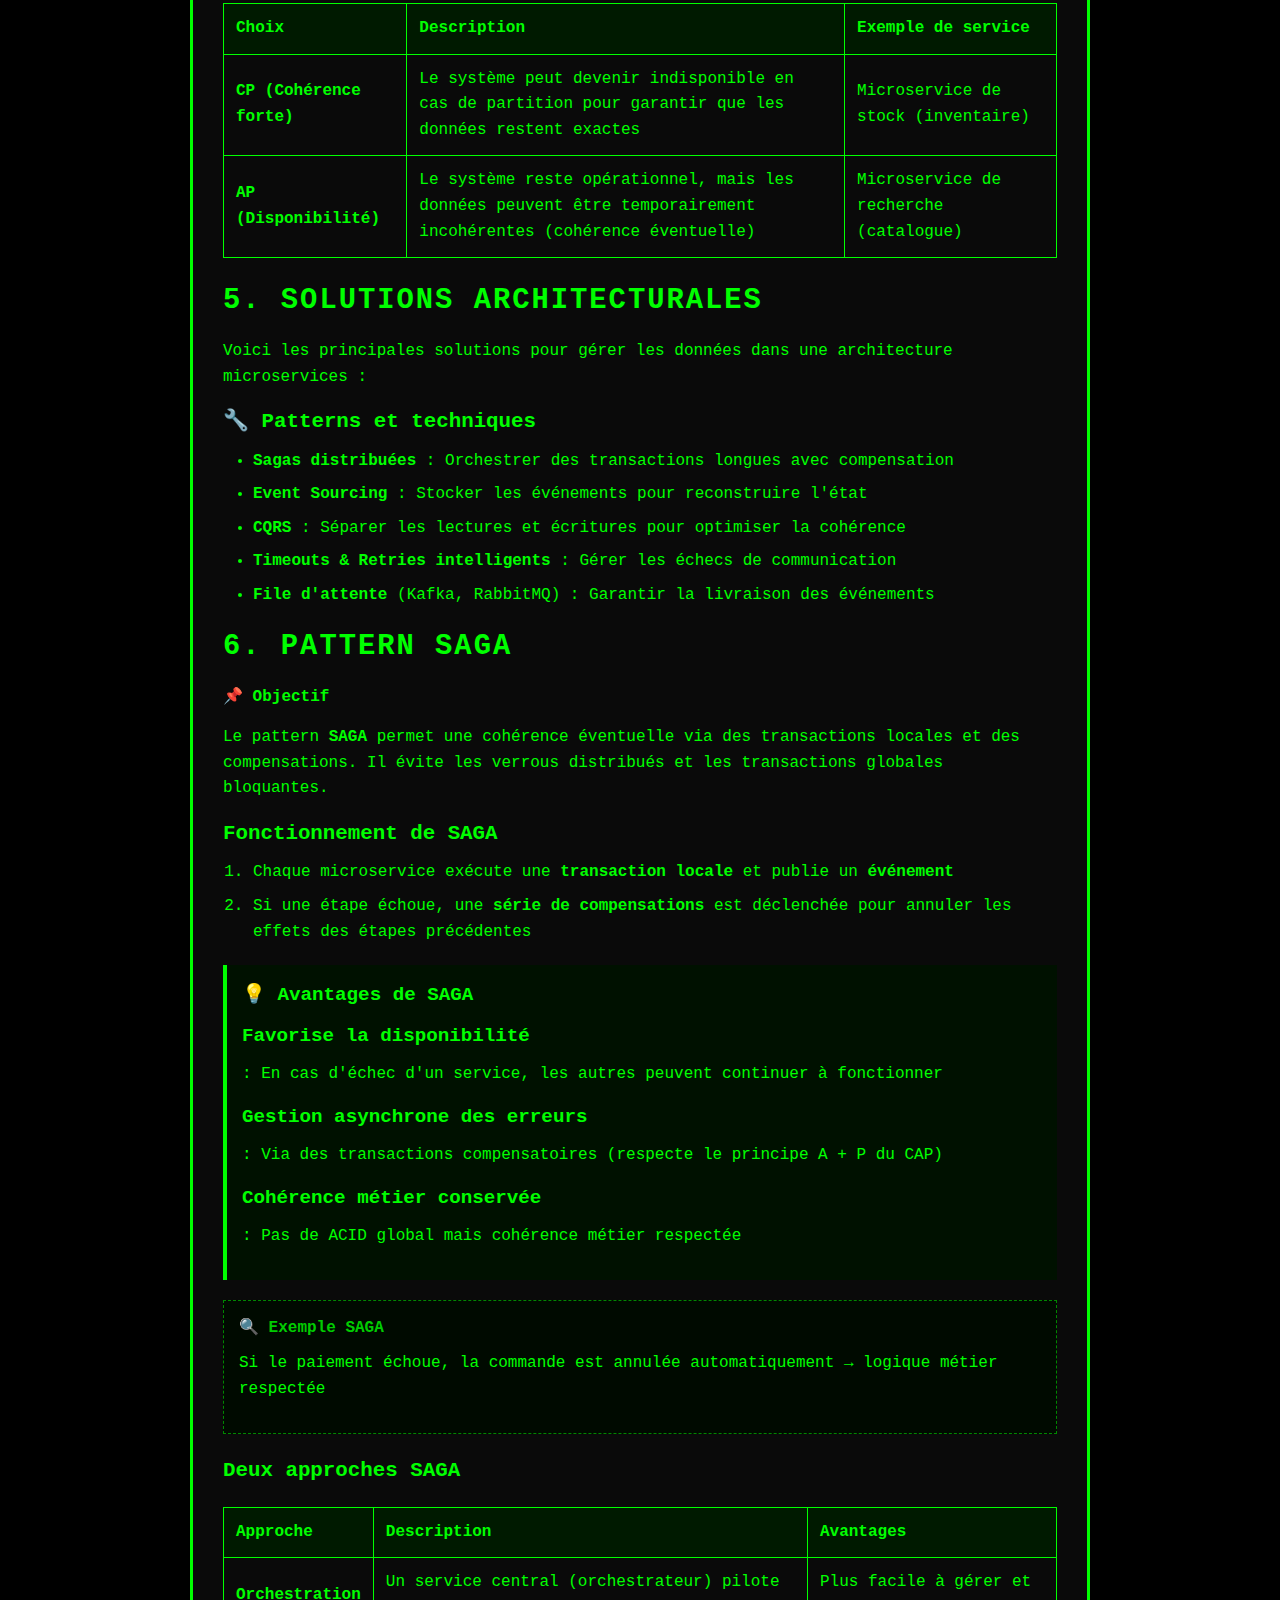
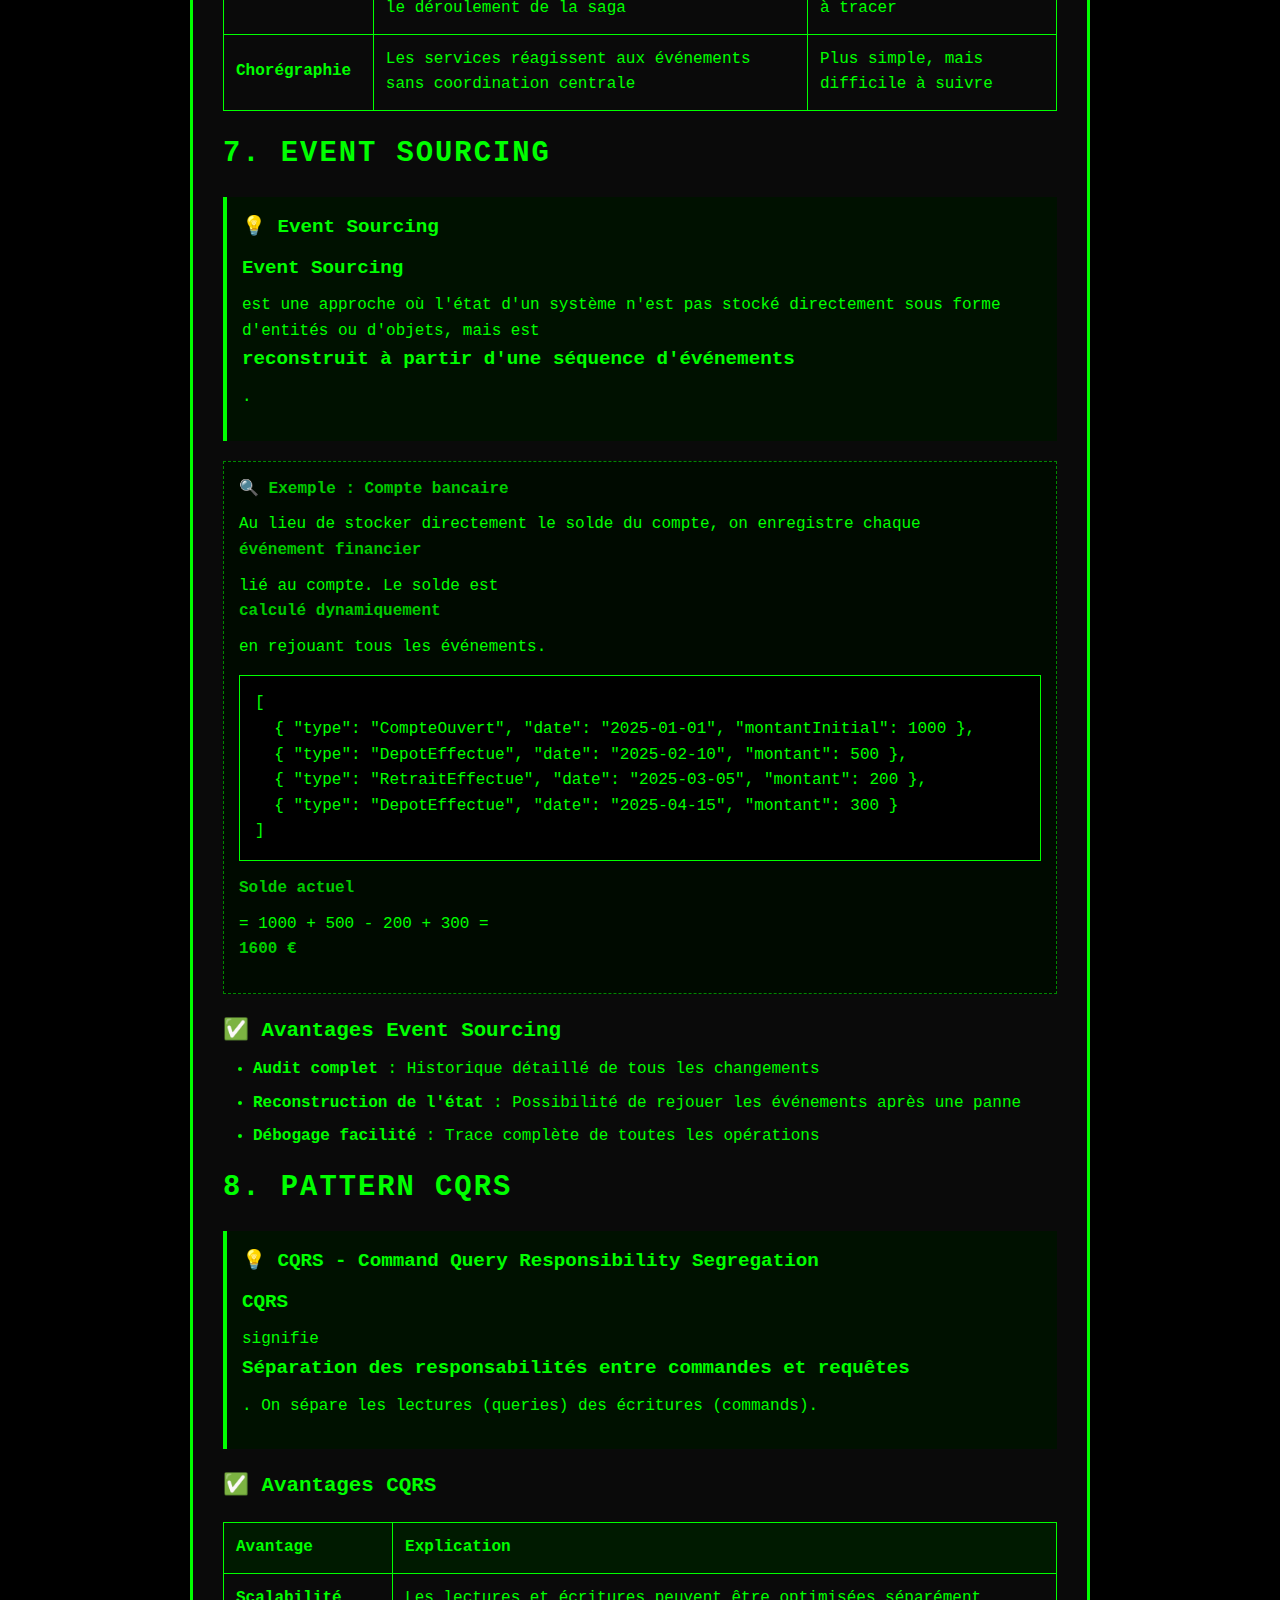
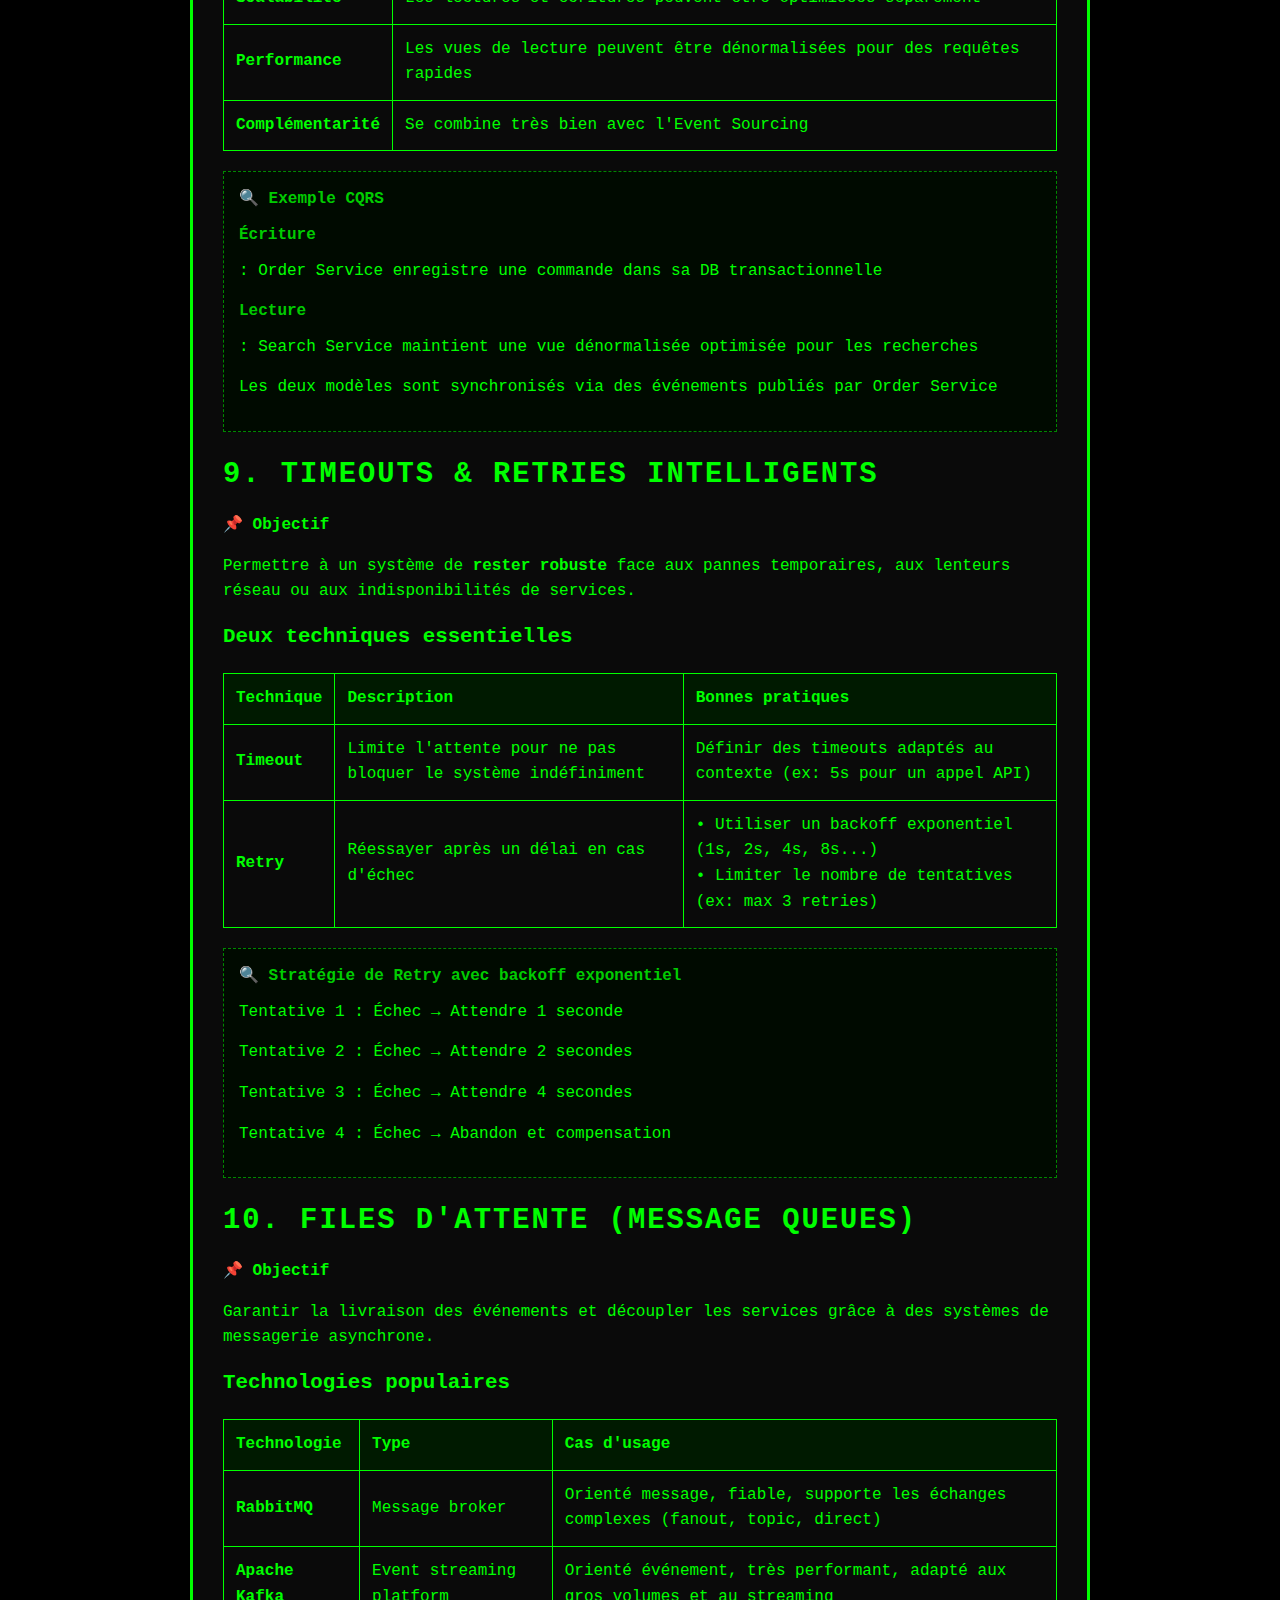
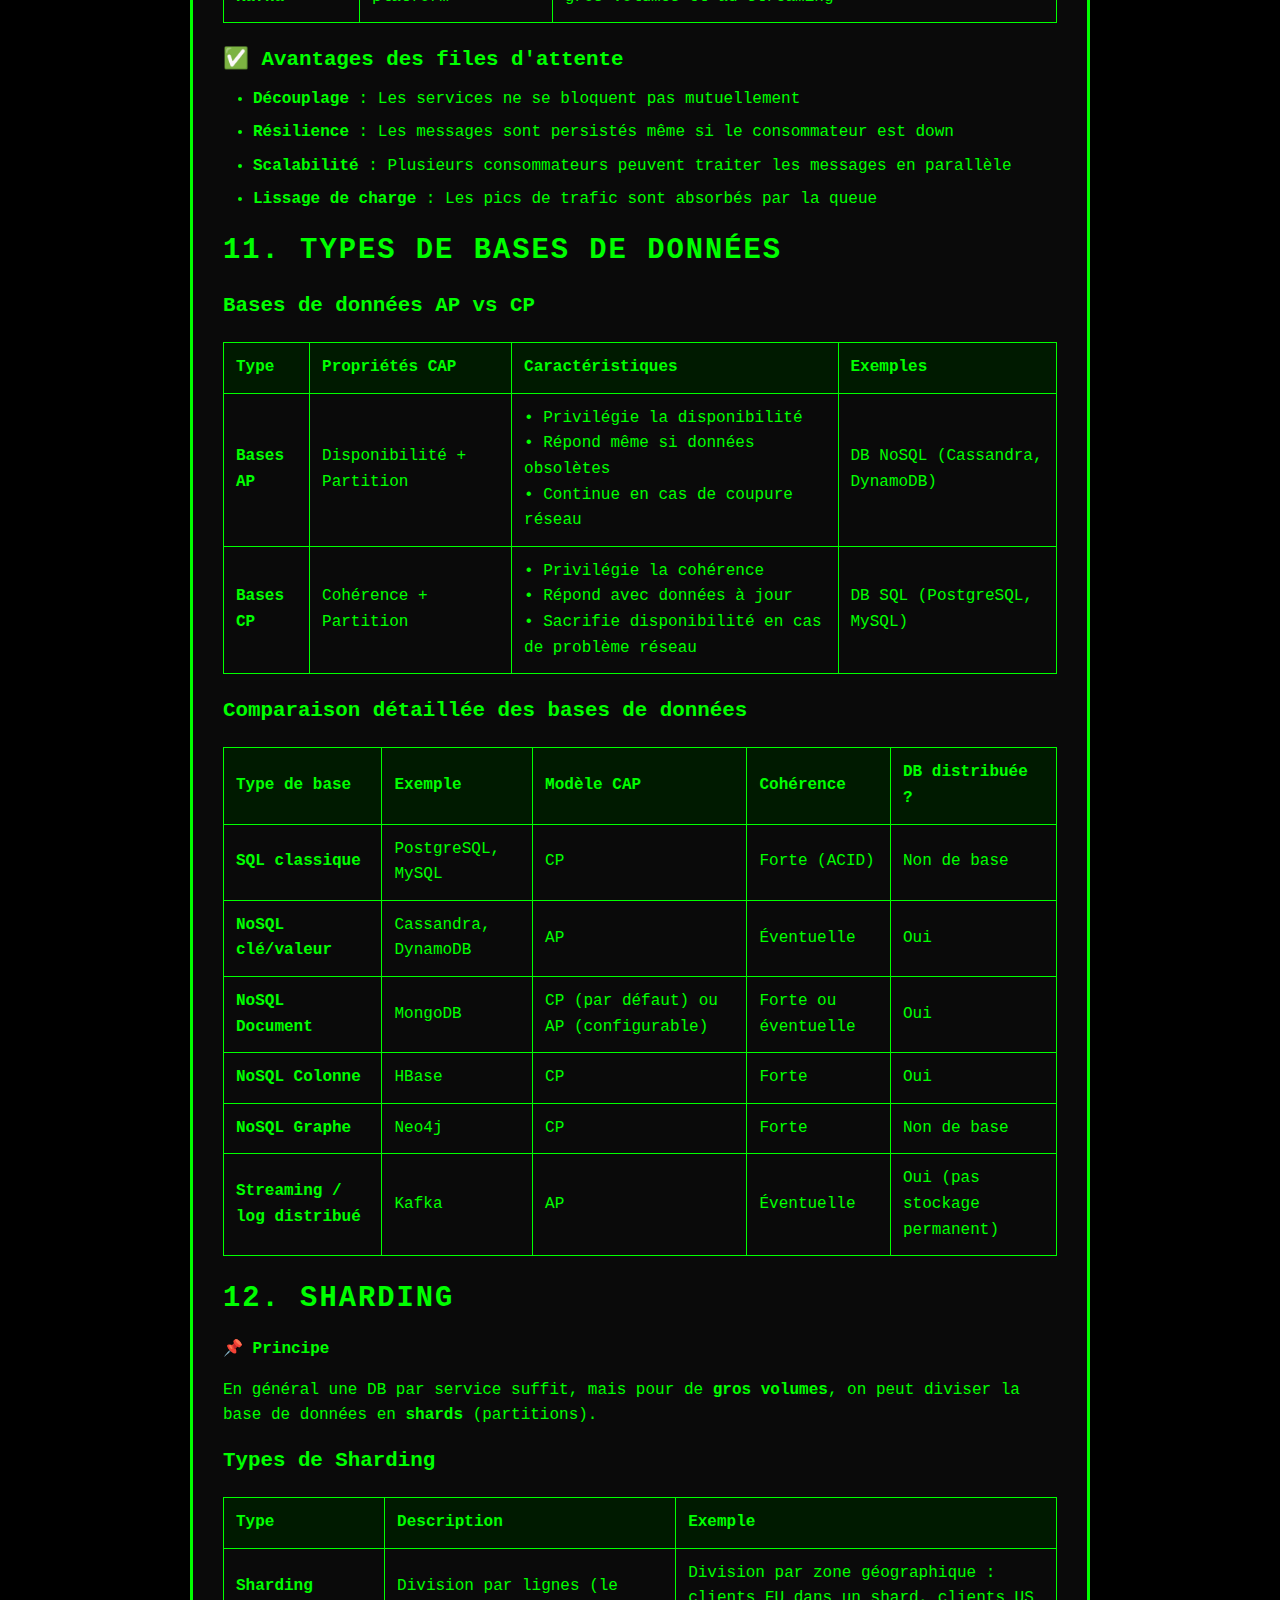
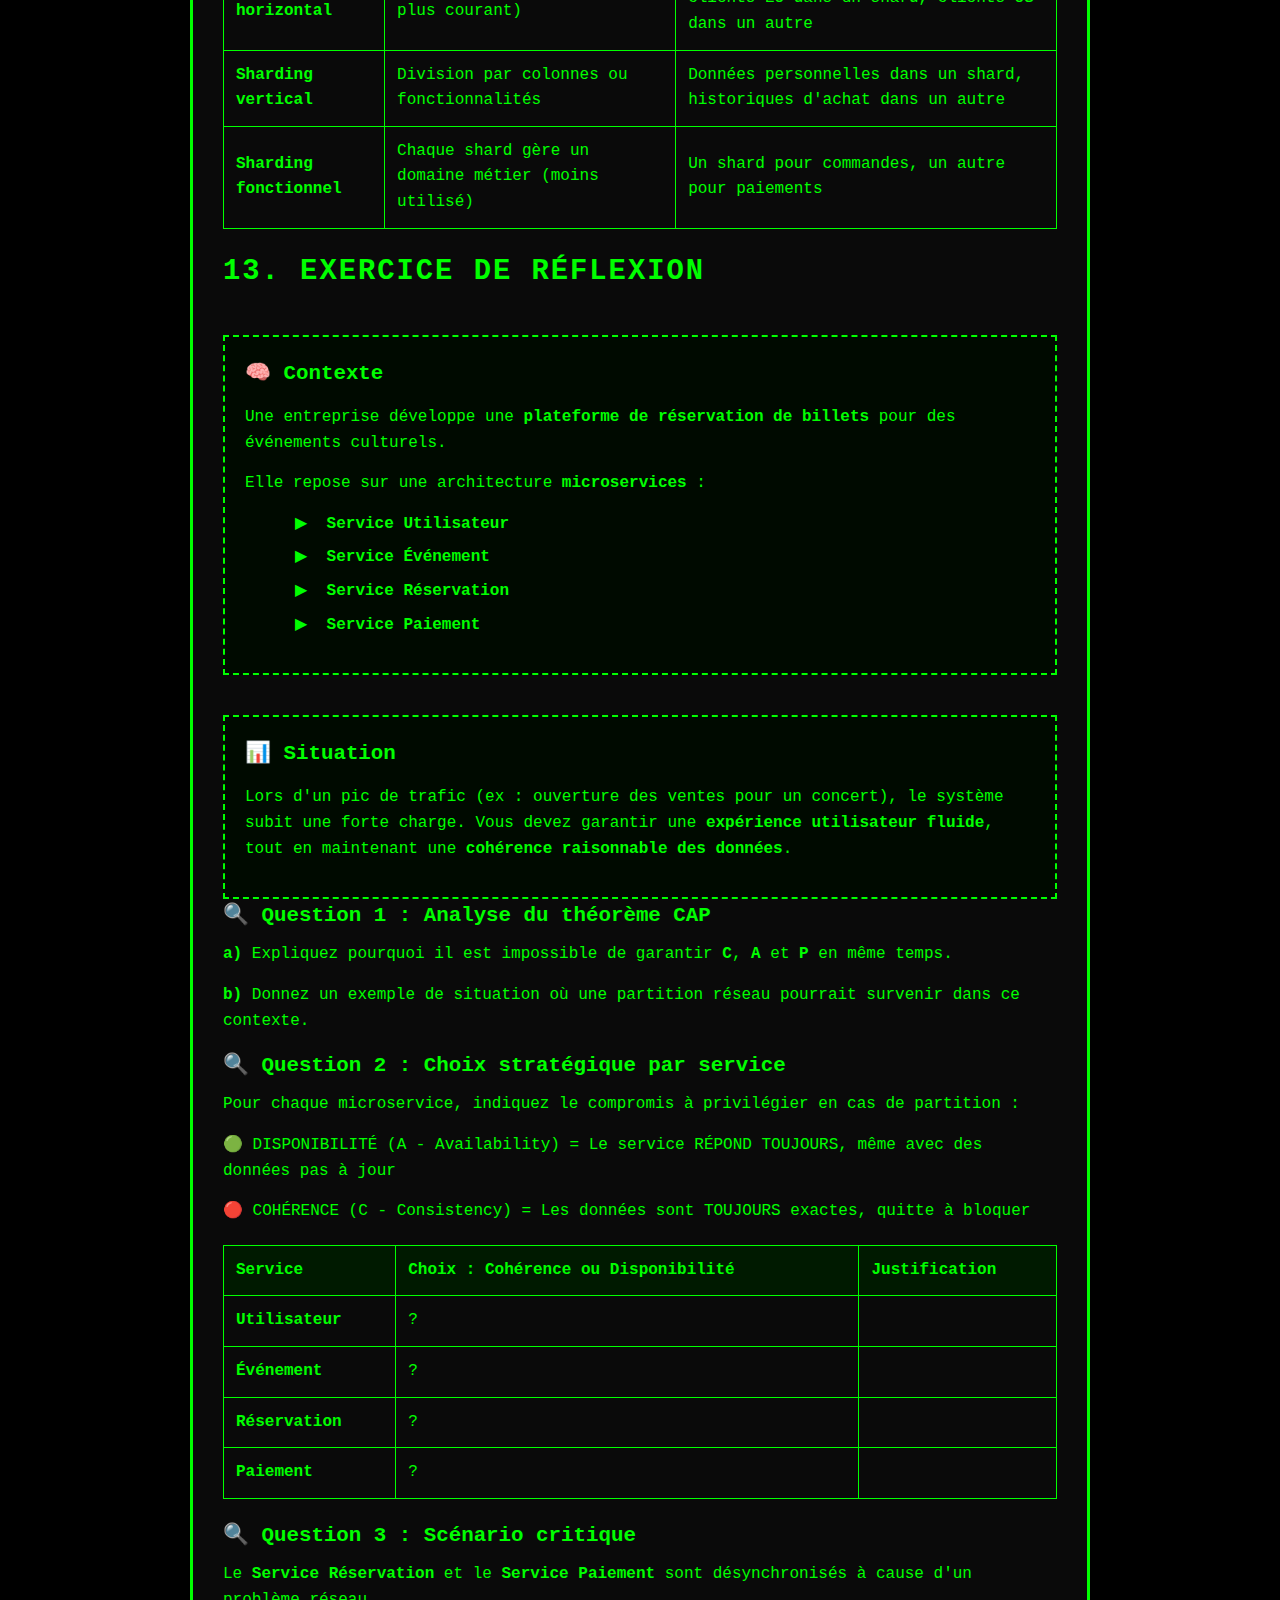
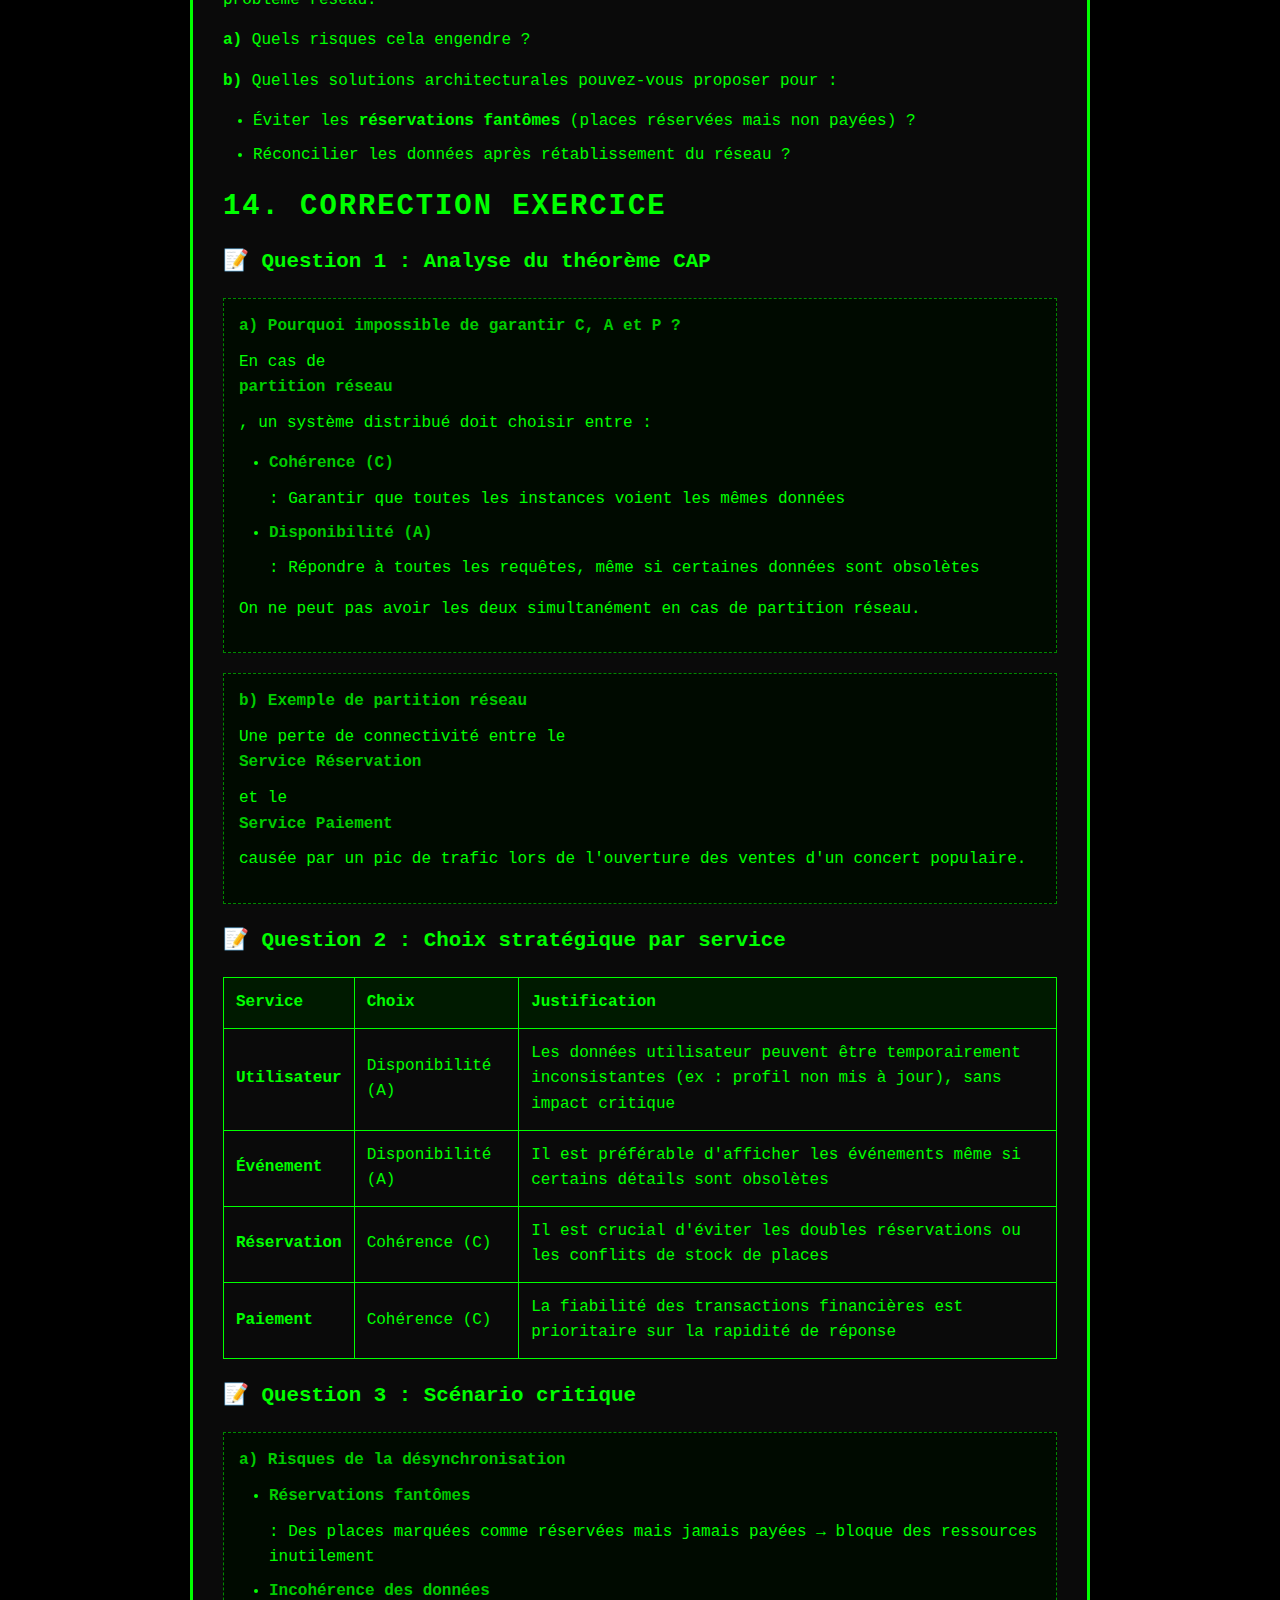
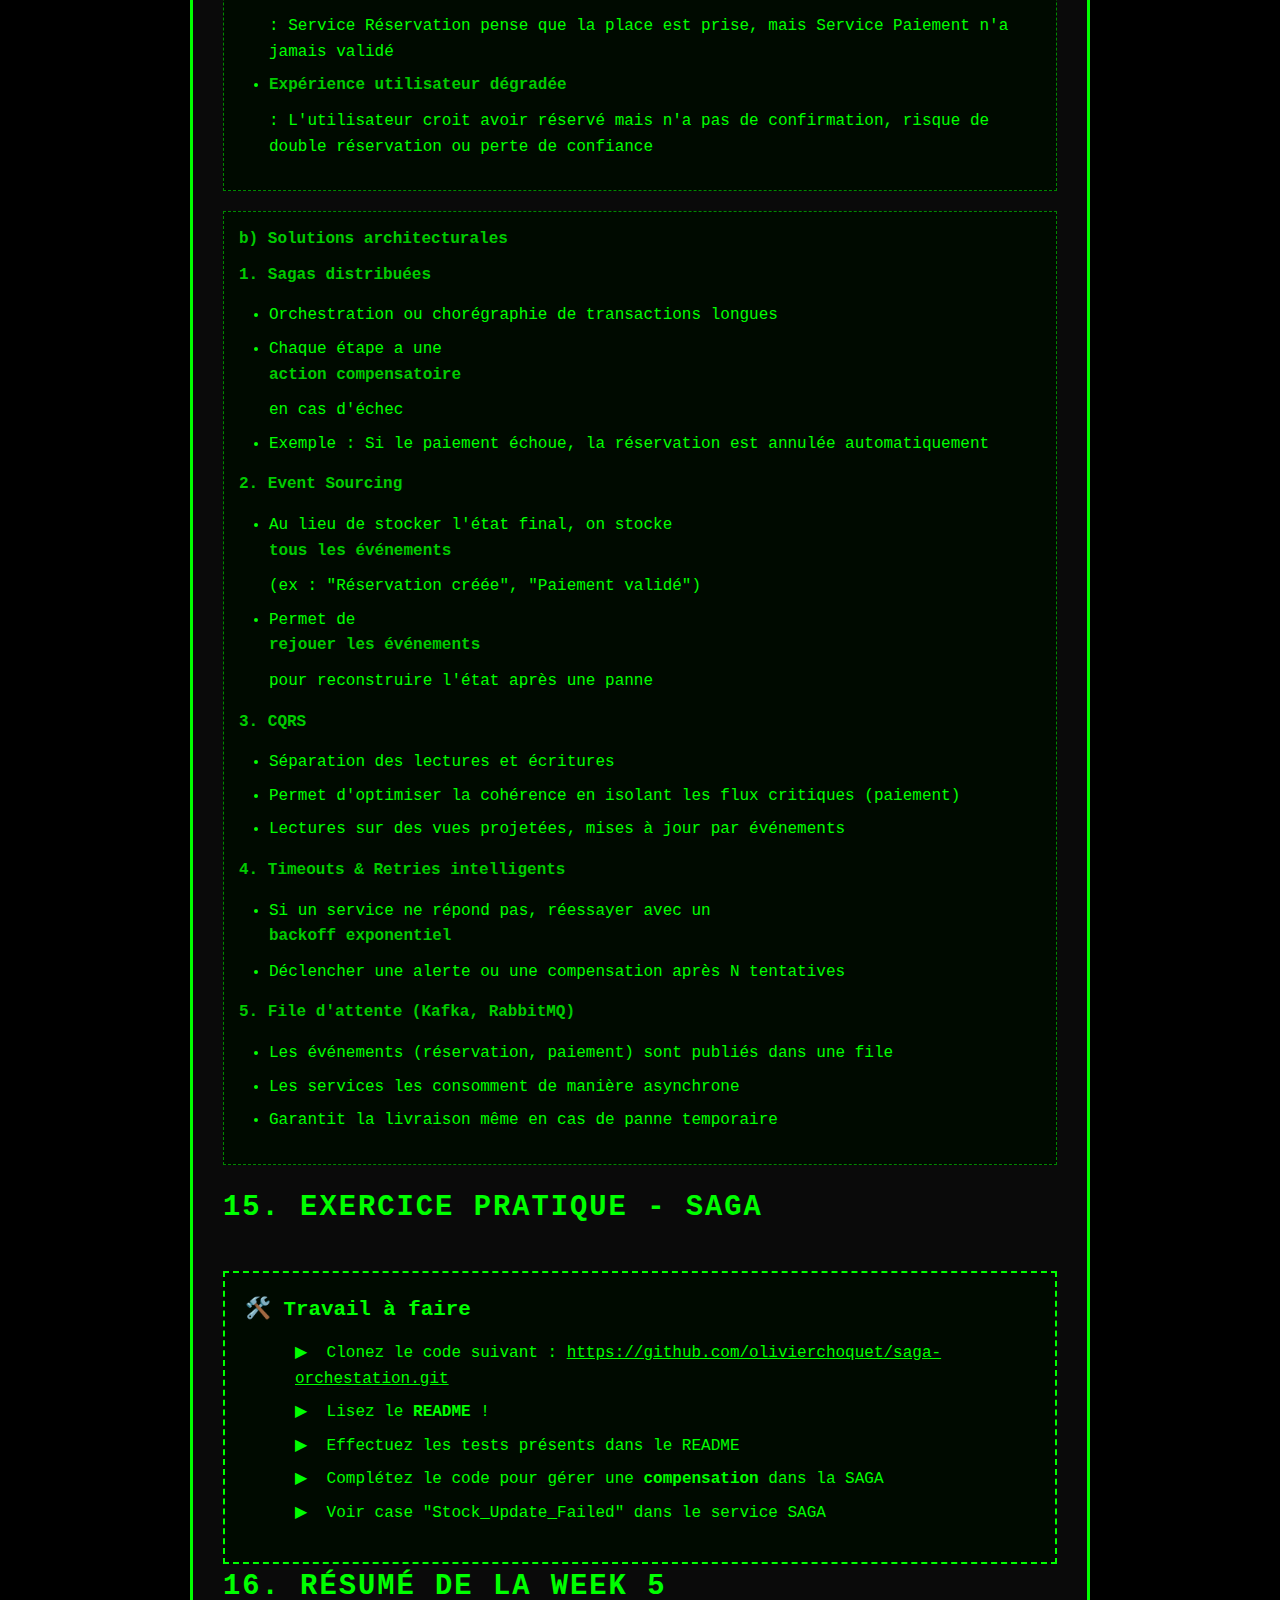
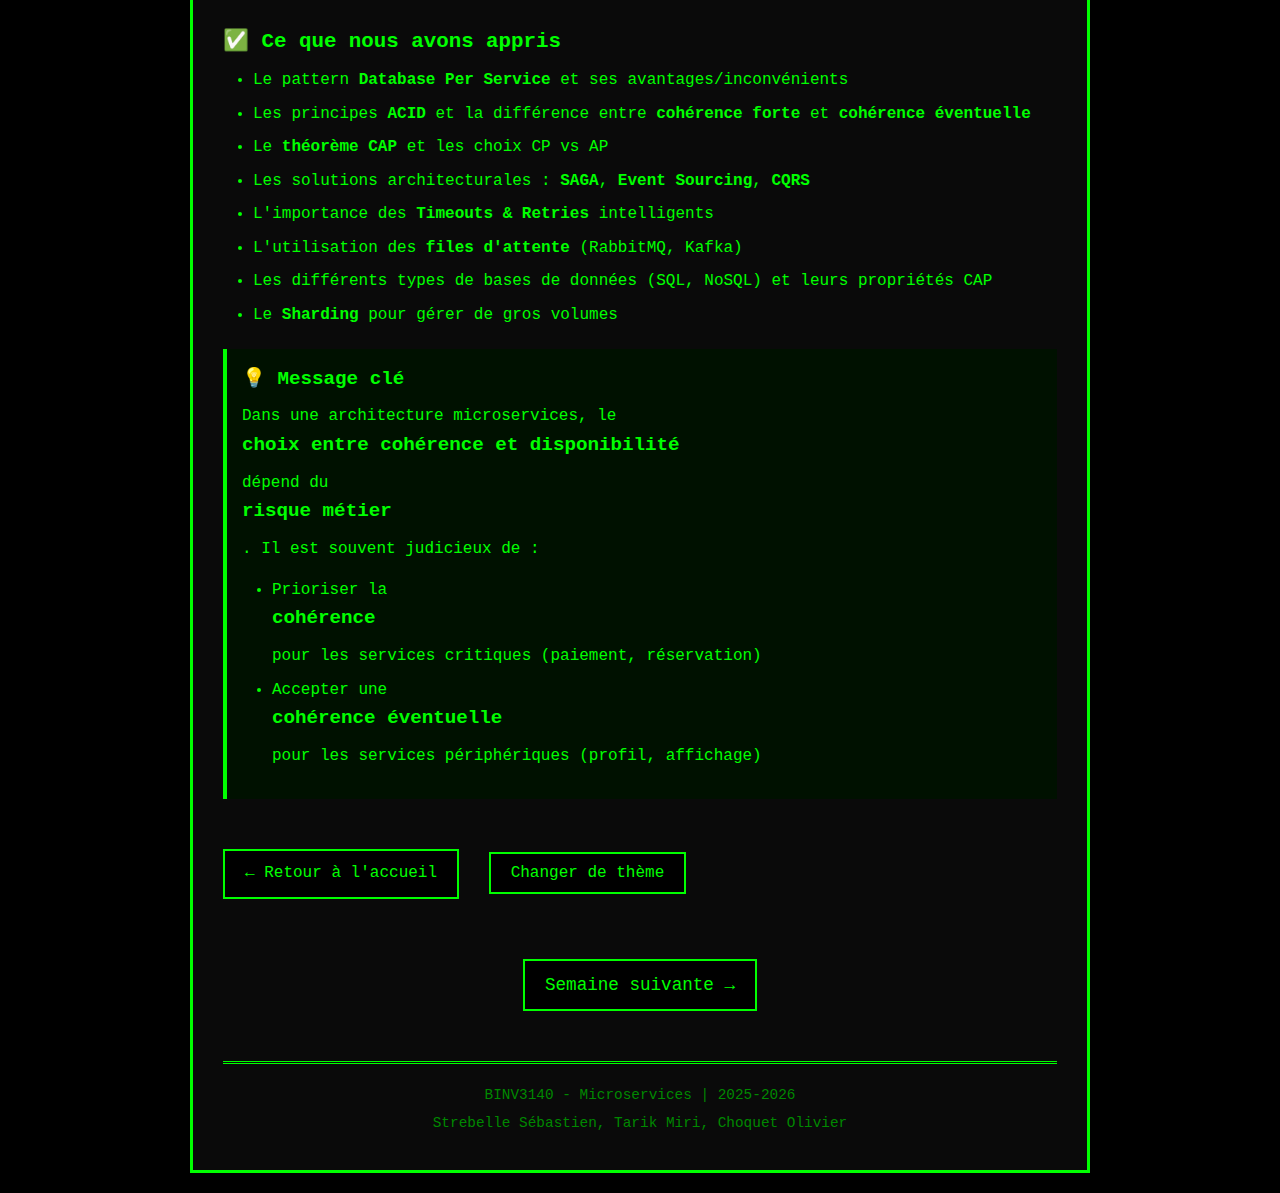
<file: week5.html>
<!DOCTYPE html>
<html lang="fr">
<head>
    <meta charset="UTF-8">
    <meta name="viewport" content="width=device-width, initial-scale=1.0">
    <title>Week 5 - Gestion des Données en Microservices | BINV3140</title>
    <link id="main-style" rel="stylesheet" href="style.css">
</head>
<body>
    <div class="container">
        <header>
            <h1>WEEK 5 - GESTION DES DONNÉES</h1>
            <p class="subtitle">BINV3140 - Microservices</p>
            <p class="subtitle">2025-2026 | Strebelle Sébastien, Tarik Miri, Choquet Olivier</p>
        </header>

        <main>
            <!-- Section 1 -->
            <section>
                <h2>1. INTRODUCTION - GESTION DES DONNÉES</h2>
                
                <p><strong>📌 Principe fondamental</strong></p>
                <p>Dans une architecture microservices, chaque service possède sa propre base de données. Cette indépendance apporte de grands avantages mais crée également des défis importants en termes de cohérence des données.</p>

                <h3>Caractéristiques principales</h3>
                <ul>
                    <li><strong>Données éparpillées</strong> : Une DB par service</li>
                    <li><strong>DB polyglottes</strong> : DB SQL, NoSQL, graphes, etc.</li>
                    <li><strong>Question centrale</strong> : Comment assurer la cohérence de ces données ?</li>
                </ul>

                <div class="definition">
                    <strong>💡 Database Per Service Pattern</strong>
                    <p>Chaque microservice possède sa propre base de données privée. Aucun autre service ne peut accéder directement à cette base. Toute communication se fait via l'API du service.</p>
                </div>
            </section>

            <!-- Section 2 -->
            <section>
                <h2>2. AVANTAGES ET INCONVÉNIENTS</h2>

                <h3>✅ Avantages du "Database Per Service"</h3>
                <table>
                    <thead>
                        <tr>
                            <th>Avantage</th>
                            <th>Explication</th>
                        </tr>
                    </thead>
                    <tbody>
                        <tr>
                            <td><strong>Indépendance technologique</strong></td>
                            <td>Choix de la meilleure DB pour son service (MongoDB, PostgreSQL, Neo4j, etc.)</td>
                        </tr>
                        <tr>
                            <td><strong>Autonomie de développement</strong></td>
                            <td>Chaque équipe gère son microservice sans dépendre des autres équipes</td>
                        </tr>
                        <tr>
                            <td><strong>Scalabilité</strong></td>
                            <td>Chaque service peut être mis à l'échelle individuellement selon ses besoins</td>
                        </tr>
                    </tbody>
                </table>

                <h3>❌ Inconvénients du "Database Per Service"</h3>
                <ul>
                    <li><strong>Cohérence des données</strong> : Comment garantir que toutes les bases sont synchronisées ?</li>
                    <li><strong>Transactions distribuées</strong> : Plus complexes que dans un monolithe</li>
                    <li><strong>Complexité opérationnelle</strong> : Gérer plusieurs types de bases de données</li>
                </ul>
            </section>

            <!-- Section 3 -->
            <section>
                <h2>3. ACID ET COHÉRENCE</h2>

                <h3>Rappel : Principe ACID</h3>
                <p>Dans une application monolithique ou frontend/backend classique, la cohérence est gérée par des <strong>transactions ACID</strong>.</p>

                <div class="definition">
                    <strong>💡 ACID - Atomicité, Cohérence, Isolation, Durabilité</strong>
                    <p><strong>A</strong>tomicité : Transaction unique et indivisible (tout ou rien)</p>
                    <p><strong>C</strong>ohérence : État valide (on passe d'un état à un autre suivant les règles)</p>
                    <p><strong>I</strong>solation : Pas d'interférence entre transactions concurrentes</p>
                    <p><strong>D</strong>urabilité : Les modifications sont permanentes une fois validées</p>
                </div>

                <h3>Application microservices : Deux approches</h3>
                <p>Avec des bases de données distribuées, les transactions ACID globales deviennent complexes. On adopte donc différentes approches :</p>

                <table>
                    <thead>
                        <tr>
                            <th>Type</th>
                            <th>Principe</th>
                            <th>Mécanisme</th>
                            <th>Exemple</th>
                        </tr>
                    </thead>
                    <tbody>
                        <tr>
                            <td><strong>Cohérence forte</strong></td>
                            <td>Le client est garanti de lire la dernière valeur écrite</td>
                            <td>Appels synchrones entre services (ex : REST)</td>
                            <td>Order Service appelle Product Service pour vérifier le stock avant validation</td>
                        </tr>
                        <tr>
                            <td><strong>Cohérence éventuelle</strong></td>
                            <td>Les données ne sont pas toujours synchronisées immédiatement, mais le seront à terme</td>
                            <td>Communication asynchrone via bus d'événements (Kafka, RabbitMQ)</td>
                            <td>Product Service met à jour un prix, publie "PrixMiseAJour". Search Service écoute et met à jour son index</td>
                        </tr>
                    </tbody>
                </table>
            </section>

            <!-- Section 4 -->
            <section>
                <h2>4. THÉORÈME CAP</h2>

                <p><strong>📌 Le théorème CAP</strong> stipule qu'un système distribué ne peut garantir simultanément que <strong>deux</strong> des trois propriétés suivantes :</p>

                <div class="definition">
                    <strong>💡 Les trois propriétés du théorème CAP</strong>
                    <p><strong>C</strong> (Consistency) : Toutes les données sont synchronisées</p>
                    <p><strong>A</strong> (Availability) : Le système répond toujours</p>
                    <p><strong>P</strong> (Partition Tolerance) : Le système continue malgré des coupures réseaux</p>
                </div>

                <div class="example">
                    <strong>🔍 Dans la pratique microservices</strong>
                    <p>Dans une architecture microservice (utilisant le réseau), la <strong>tolérance au partitionnement (P)</strong> est indispensable car le réseau fonctionne en "Best Effort" (IP peut perdre des paquets).</p>
                    <p><strong>Le choix va donc s'opérer pour chaque service entre la Cohérence (C) ou la Disponibilité (A) !</strong></p>
                </div>

                <h3>Choix CP vs AP</h3>
                <table>
                    <thead>
                        <tr>
                            <th>Choix</th>
                            <th>Description</th>
                            <th>Exemple de service</th>
                        </tr>
                    </thead>
                    <tbody>
                        <tr>
                            <td><strong>CP (Cohérence forte)</strong></td>
                            <td>Le système peut devenir indisponible en cas de partition pour garantir que les données restent exactes</td>
                            <td>Microservice de stock (inventaire)</td>
                        </tr>
                        <tr>
                            <td><strong>AP (Disponibilité)</strong></td>
                            <td>Le système reste opérationnel, mais les données peuvent être temporairement incohérentes (cohérence éventuelle)</td>
                            <td>Microservice de recherche (catalogue)</td>
                        </tr>
                    </tbody>
                </table>
            </section>

            <!-- Section 5 -->
            <section>
                <h2>5. SOLUTIONS ARCHITECTURALES</h2>

                <p>Voici les principales solutions pour gérer les données dans une architecture microservices :</p>

                <h3>🔧 Patterns et techniques</h3>
                <ul>
                    <li><strong>Sagas distribuées</strong> : Orchestrer des transactions longues avec compensation</li>
                    <li><strong>Event Sourcing</strong> : Stocker les événements pour reconstruire l'état</li>
                    <li><strong>CQRS</strong> : Séparer les lectures et écritures pour optimiser la cohérence</li>
                    <li><strong>Timeouts & Retries intelligents</strong> : Gérer les échecs de communication</li>
                    <li><strong>File d'attente</strong> (Kafka, RabbitMQ) : Garantir la livraison des événements</li>
                </ul>
            </section>

            <!-- Section 6 -->
            <section>
                <h2>6. PATTERN SAGA</h2>

                <p><strong>📌 Objectif</strong></p>
                <p>Le pattern <strong>SAGA</strong> permet une cohérence éventuelle via des transactions locales et des compensations. Il évite les verrous distribués et les transactions globales bloquantes.</p>

                <h3>Fonctionnement de SAGA</h3>
                <ol>
                    <li>Chaque microservice exécute une <strong>transaction locale</strong> et publie un <strong>événement</strong></li>
                    <li>Si une étape échoue, une <strong>série de compensations</strong> est déclenchée pour annuler les effets des étapes précédentes</li>
                </ol>

                <div class="definition">
                    <strong>💡 Avantages de SAGA</strong>
                    <p><strong>Favorise la disponibilité</strong> : En cas d'échec d'un service, les autres peuvent continuer à fonctionner</p>
                    <p><strong>Gestion asynchrone des erreurs</strong> : Via des transactions compensatoires (respecte le principe A + P du CAP)</p>
                    <p><strong>Cohérence métier conservée</strong> : Pas de ACID global mais cohérence métier respectée</p>
                </div>

                <div class="example">
                    <strong>🔍 Exemple SAGA</strong>
                    <p>Si le paiement échoue, la commande est annulée automatiquement → logique métier respectée</p>
                </div>

                <h3>Deux approches SAGA</h3>
                <table>
                    <thead>
                        <tr>
                            <th>Approche</th>
                            <th>Description</th>
                            <th>Avantages</th>
                        </tr>
                    </thead>
                    <tbody>
                        <tr>
                            <td><strong>Orchestration</strong></td>
                            <td>Un service central (orchestrateur) pilote le déroulement de la saga</td>
                            <td>Plus facile à gérer et à tracer</td>
                        </tr>
                        <tr>
                            <td><strong>Chorégraphie</strong></td>
                            <td>Les services réagissent aux événements sans coordination centrale</td>
                            <td>Plus simple, mais difficile à suivre</td>
                        </tr>
                    </tbody>
                </table>
            </section>

            <!-- Section 7 -->
            <section>
                <h2>7. EVENT SOURCING</h2>

                <div class="definition">
                    <strong>💡 Event Sourcing</strong>
                    <p><strong>Event Sourcing</strong> est une approche où l'état d'un système n'est pas stocké directement sous forme d'entités ou d'objets, mais est <strong>reconstruit à partir d'une séquence d'événements</strong>.</p>
                </div>

                <div class="example">
                    <strong>🔍 Exemple : Compte bancaire</strong>
                    <p>Au lieu de stocker directement le solde du compte, on enregistre chaque <strong>événement financier</strong> lié au compte. Le solde est <strong>calculé dynamiquement</strong> en rejouant tous les événements.</p>
                    
                    <pre><code>[
  { "type": "CompteOuvert", "date": "2025-01-01", "montantInitial": 1000 },
  { "type": "DepotEffectue", "date": "2025-02-10", "montant": 500 },
  { "type": "RetraitEffectue", "date": "2025-03-05", "montant": 200 },
  { "type": "DepotEffectue", "date": "2025-04-15", "montant": 300 }
]</code></pre>
                    
                    <p><strong>Solde actuel</strong> = 1000 + 500 - 200 + 300 = <strong>1600 €</strong></p>
                </div>

                <h3>✅ Avantages Event Sourcing</h3>
                <ul>
                    <li><strong>Audit complet</strong> : Historique détaillé de tous les changements</li>
                    <li><strong>Reconstruction de l'état</strong> : Possibilité de rejouer les événements après une panne</li>
                    <li><strong>Débogage facilité</strong> : Trace complète de toutes les opérations</li>
                </ul>
            </section>

            <!-- Section 8 -->
            <section>
                <h2>8. PATTERN CQRS</h2>

                <div class="definition">
                    <strong>💡 CQRS - Command Query Responsibility Segregation</strong>
                    <p><strong>CQRS</strong> signifie <strong>Séparation des responsabilités entre commandes et requêtes</strong>. On sépare les lectures (queries) des écritures (commands).</p>
                </div>

                <h3>✅ Avantages CQRS</h3>
                <table>
                    <thead>
                        <tr>
                            <th>Avantage</th>
                            <th>Explication</th>
                        </tr>
                    </thead>
                    <tbody>
                        <tr>
                            <td><strong>Scalabilité</strong></td>
                            <td>Les lectures et écritures peuvent être optimisées séparément</td>
                        </tr>
                        <tr>
                            <td><strong>Performance</strong></td>
                            <td>Les vues de lecture peuvent être dénormalisées pour des requêtes rapides</td>
                        </tr>
                        <tr>
                            <td><strong>Complémentarité</strong></td>
                            <td>Se combine très bien avec l'Event Sourcing</td>
                        </tr>
                    </tbody>
                </table>

                <div class="example">
                    <strong>🔍 Exemple CQRS</strong>
                    <p><strong>Écriture</strong> : Order Service enregistre une commande dans sa DB transactionnelle</p>
                    <p><strong>Lecture</strong> : Search Service maintient une vue dénormalisée optimisée pour les recherches</p>
                    <p>Les deux modèles sont synchronisés via des événements publiés par Order Service</p>
                </div>
            </section>

            <!-- Section 9 -->
            <section>
                <h2>9. TIMEOUTS & RETRIES INTELLIGENTS</h2>

                <p><strong>📌 Objectif</strong></p>
                <p>Permettre à un système de <strong>rester robuste</strong> face aux pannes temporaires, aux lenteurs réseau ou aux indisponibilités de services.</p>

                <h3>Deux techniques essentielles</h3>
                <table>
                    <thead>
                        <tr>
                            <th>Technique</th>
                            <th>Description</th>
                            <th>Bonnes pratiques</th>
                        </tr>
                    </thead>
                    <tbody>
                        <tr>
                            <td><strong>Timeout</strong></td>
                            <td>Limite l'attente pour ne pas bloquer le système indéfiniment</td>
                            <td>Définir des timeouts adaptés au contexte (ex: 5s pour un appel API)</td>
                        </tr>
                        <tr>
                            <td><strong>Retry</strong></td>
                            <td>Réessayer après un délai en cas d'échec</td>
                            <td>
                                • Utiliser un backoff exponentiel (1s, 2s, 4s, 8s...)<br>
                                • Limiter le nombre de tentatives (ex: max 3 retries)
                            </td>
                        </tr>
                    </tbody>
                </table>

                <div class="example">
                    <strong>🔍 Stratégie de Retry avec backoff exponentiel</strong>
                    <p>Tentative 1 : Échec → Attendre 1 seconde</p>
                    <p>Tentative 2 : Échec → Attendre 2 secondes</p>
                    <p>Tentative 3 : Échec → Attendre 4 secondes</p>
                    <p>Tentative 4 : Échec → Abandon et compensation</p>
                </div>
            </section>

            <!-- Section 10 -->
            <section>
                <h2>10. FILES D'ATTENTE (MESSAGE QUEUES)</h2>

                <p><strong>📌 Objectif</strong></p>
                <p>Garantir la livraison des événements et découpler les services grâce à des systèmes de messagerie asynchrone.</p>

                <h3>Technologies populaires</h3>
                <table>
                    <thead>
                        <tr>
                            <th>Technologie</th>
                            <th>Type</th>
                            <th>Cas d'usage</th>
                        </tr>
                    </thead>
                    <tbody>
                        <tr>
                            <td><strong>RabbitMQ</strong></td>
                            <td>Message broker</td>
                            <td>Orienté message, fiable, supporte les échanges complexes (fanout, topic, direct)</td>
                        </tr>
                        <tr>
                            <td><strong>Apache Kafka</strong></td>
                            <td>Event streaming platform</td>
                            <td>Orienté événement, très performant, adapté aux gros volumes et au streaming</td>
                        </tr>
                    </tbody>
                </table>

                <h3>✅ Avantages des files d'attente</h3>
                <ul>
                    <li><strong>Découplage</strong> : Les services ne se bloquent pas mutuellement</li>
                    <li><strong>Résilience</strong> : Les messages sont persistés même si le consommateur est down</li>
                    <li><strong>Scalabilité</strong> : Plusieurs consommateurs peuvent traiter les messages en parallèle</li>
                    <li><strong>Lissage de charge</strong> : Les pics de trafic sont absorbés par la queue</li>
                </ul>
            </section>

            <!-- Section 11 -->
            <section>
                <h2>11. TYPES DE BASES DE DONNÉES</h2>

                <h3>Bases de données AP vs CP</h3>
                <table>
                    <thead>
                        <tr>
                            <th>Type</th>
                            <th>Propriétés CAP</th>
                            <th>Caractéristiques</th>
                            <th>Exemples</th>
                        </tr>
                    </thead>
                    <tbody>
                        <tr>
                            <td><strong>Bases AP</strong></td>
                            <td>Disponibilité + Partition</td>
                            <td>
                                • Privilégie la disponibilité<br>
                                • Répond même si données obsolètes<br>
                                • Continue en cas de coupure réseau
                            </td>
                            <td>DB NoSQL (Cassandra, DynamoDB)</td>
                        </tr>
                        <tr>
                            <td><strong>Bases CP</strong></td>
                            <td>Cohérence + Partition</td>
                            <td>
                                • Privilégie la cohérence<br>
                                • Répond avec données à jour<br>
                                • Sacrifie disponibilité en cas de problème réseau
                            </td>
                            <td>DB SQL (PostgreSQL, MySQL)</td>
                        </tr>
                    </tbody>
                </table>

                <h3>Comparaison détaillée des bases de données</h3>
                <table>
                    <thead>
                        <tr>
                            <th>Type de base</th>
                            <th>Exemple</th>
                            <th>Modèle CAP</th>
                            <th>Cohérence</th>
                            <th>DB distribuée ?</th>
                        </tr>
                    </thead>
                    <tbody>
                        <tr>
                            <td><strong>SQL classique</strong></td>
                            <td>PostgreSQL, MySQL</td>
                            <td>CP</td>
                            <td>Forte (ACID)</td>
                            <td>Non de base</td>
                        </tr>
                        <tr>
                            <td><strong>NoSQL clé/valeur</strong></td>
                            <td>Cassandra, DynamoDB</td>
                            <td>AP</td>
                            <td>Éventuelle</td>
                            <td>Oui</td>
                        </tr>
                        <tr>
                            <td><strong>NoSQL Document</strong></td>
                            <td>MongoDB</td>
                            <td>CP (par défaut) ou AP (configurable)</td>
                            <td>Forte ou éventuelle</td>
                            <td>Oui</td>
                        </tr>
                        <tr>
                            <td><strong>NoSQL Colonne</strong></td>
                            <td>HBase</td>
                            <td>CP</td>
                            <td>Forte</td>
                            <td>Oui</td>
                        </tr>
                        <tr>
                            <td><strong>NoSQL Graphe</strong></td>
                            <td>Neo4j</td>
                            <td>CP</td>
                            <td>Forte</td>
                            <td>Non de base</td>
                        </tr>
                        <tr>
                            <td><strong>Streaming / log distribué</strong></td>
                            <td>Kafka</td>
                            <td>AP</td>
                            <td>Éventuelle</td>
                            <td>Oui (pas stockage permanent)</td>
                        </tr>
                    </tbody>
                </table>
            </section>

            <!-- Section 12 -->
            <section>
                <h2>12. SHARDING</h2>

                <p><strong>📌 Principe</strong></p>
                <p>En général une DB par service suffit, mais pour de <strong>gros volumes</strong>, on peut diviser la base de données en <strong>shards</strong> (partitions).</p>

                <h3>Types de Sharding</h3>
                <table>
                    <thead>
                        <tr>
                            <th>Type</th>
                            <th>Description</th>
                            <th>Exemple</th>
                        </tr>
                    </thead>
                    <tbody>
                        <tr>
                            <td><strong>Sharding horizontal</strong></td>
                            <td>Division par lignes (le plus courant)</td>
                            <td>Division par zone géographique : clients EU dans un shard, clients US dans un autre</td>
                        </tr>
                        <tr>
                            <td><strong>Sharding vertical</strong></td>
                            <td>Division par colonnes ou fonctionnalités</td>
                            <td>Données personnelles dans un shard, historiques d'achat dans un autre</td>
                        </tr>
                        <tr>
                            <td><strong>Sharding fonctionnel</strong></td>
                            <td>Chaque shard gère un domaine métier (moins utilisé)</td>
                            <td>Un shard pour commandes, un autre pour paiements</td>
                        </tr>
                    </tbody>
                </table>
            </section>

            <!-- Section 13 -->
            <section>
                <h2>13. EXERCICE DE RÉFLEXION</h2>

                <div class="info-box">
                    <h3>🧠 Contexte</h3>
                    <p>Une entreprise développe une <strong>plateforme de réservation de billets</strong> pour des événements culturels.</p>
                    <p>Elle repose sur une architecture <strong>microservices</strong> :</p>
                    <ul>
                        <li><strong>Service Utilisateur</strong></li>
                        <li><strong>Service Événement</strong></li>
                        <li><strong>Service Réservation</strong></li>
                        <li><strong>Service Paiement</strong></li>
                    </ul>
                </div>

                <div class="info-box">
                    <h3>📊 Situation</h3>
                    <p>Lors d'un pic de trafic (ex : ouverture des ventes pour un concert), le système subit une forte charge. Vous devez garantir une <strong>expérience utilisateur fluide</strong>, tout en maintenant une <strong>cohérence raisonnable des données</strong>.</p>
                </div>

                <h3>🔍 Question 1 : Analyse du théorème CAP</h3>
                <p><strong>a)</strong> Expliquez pourquoi il est impossible de garantir <strong>C</strong>, <strong>A</strong> et <strong>P</strong> en même temps.</p>
                <p><strong>b)</strong> Donnez un exemple de situation où une partition réseau pourrait survenir dans ce contexte.</p>

                <h3>🔍 Question 2 : Choix stratégique par service</h3>
                <p>Pour chaque microservice, indiquez le compromis à privilégier en cas de partition :</p>

                <table>
                    <thead>
                        <tr>
                            <th>Service</th>
                            <th>Choix : Cohérence ou Disponibilité</th>
                            <p>🟢 DISPONIBILITÉ (A - Availability)
= Le service RÉPOND TOUJOURS, même avec des données pas à jour</p>
                            <p>🔴 COHÉRENCE (C - Consistency)
= Les données sont TOUJOURS exactes, quitte à bloquer</p>
                            <th>Justification</th>
                        </tr>
                    </thead>
                    <tbody>
                        <tr>
                            <td><strong>Utilisateur</strong></td>
                            <td>?</td>
                            <td></td>
                        </tr>
                        <tr>
                            <td><strong>Événement</strong></td>
                            <td>?</td>
                            <td></td>
                        </tr>
                        <tr>
                            <td><strong>Réservation</strong></td>
                            <td>?</td>
                            <td></td>
                        </tr>
                        <tr>
                            <td><strong>Paiement</strong></td>
                            <td>?</td>
                            <td></td>
                        </tr>
                    </tbody>
                </table>

                <h3>🔍 Question 3 : Scénario critique</h3>
                <p>Le <strong>Service Réservation</strong> et le <strong>Service Paiement</strong> sont désynchronisés à cause d'un problème réseau.</p>
                <p><strong>a)</strong> Quels risques cela engendre ?</p>
                <p><strong>b)</strong> Quelles solutions architecturales pouvez-vous proposer pour :</p>
                <ul>
                    <li>Éviter les <strong>réservations fantômes</strong> (places réservées mais non payées) ?</li>
                    <li>Réconcilier les données après rétablissement du réseau ?</li>
                </ul>
            </section>

            <!-- Section 14 -->
            <section>
                <h2>14. CORRECTION EXERCICE</h2>

                <h3>📝 Question 1 : Analyse du théorème CAP</h3>
                
                <div class="example">
                    <strong>a) Pourquoi impossible de garantir C, A et P ?</strong>
                    <p>En cas de <strong>partition réseau</strong>, un système distribué doit choisir entre :</p>
                    <ul>
                        <li><strong>Cohérence (C)</strong> : Garantir que toutes les instances voient les mêmes données</li>
                        <li><strong>Disponibilité (A)</strong> : Répondre à toutes les requêtes, même si certaines données sont obsolètes</li>
                    </ul>
                    <p>On ne peut pas avoir les deux simultanément en cas de partition réseau.</p>
                </div>

                <div class="example">
                    <strong>b) Exemple de partition réseau</strong>
                    <p>Une perte de connectivité entre le <strong>Service Réservation</strong> et le <strong>Service Paiement</strong> causée par un pic de trafic lors de l'ouverture des ventes d'un concert populaire.</p>
                </div>

                <h3>📝 Question 2 : Choix stratégique par service</h3>

                <table>
                    <thead>
                        <tr>
                            <th>Service</th>
                            <th>Choix</th>
                            <th>Justification</th>
                        </tr>
                    </thead>
                    <tbody>
                        <tr>
                            <td><strong>Utilisateur</strong></td>
                            <td>Disponibilité (A)</td>
                            <td>Les données utilisateur peuvent être temporairement inconsistantes (ex : profil non mis à jour), sans impact critique</td>
                        </tr>
                        <tr>
                            <td><strong>Événement</strong></td>
                            <td>Disponibilité (A)</td>
                            <td>Il est préférable d'afficher les événements même si certains détails sont obsolètes</td>
                        </tr>
                        <tr>
                            <td><strong>Réservation</strong></td>
                            <td>Cohérence (C)</td>
                            <td>Il est crucial d'éviter les doubles réservations ou les conflits de stock de places</td>
                        </tr>
                        <tr>
                            <td><strong>Paiement</strong></td>
                            <td>Cohérence (C)</td>
                            <td>La fiabilité des transactions financières est prioritaire sur la rapidité de réponse</td>
                        </tr>
                    </tbody>
                </table>

                <h3>📝 Question 3 : Scénario critique</h3>

                <div class="example">
                    <strong>a) Risques de la désynchronisation</strong>
                    <ul>
                        <li><strong>Réservations fantômes</strong> : Des places marquées comme réservées mais jamais payées → bloque des ressources inutilement</li>
                        <li><strong>Incohérence des données</strong> : Service Réservation pense que la place est prise, mais Service Paiement n'a jamais validé</li>
                        <li><strong>Expérience utilisateur dégradée</strong> : L'utilisateur croit avoir réservé mais n'a pas de confirmation, risque de double réservation ou perte de confiance</li>
                    </ul>
                </div>

                <div class="example">
                    <strong>b) Solutions architecturales</strong>
                    
                    <p><strong>1. Sagas distribuées</strong></p>
                    <ul>
                        <li>Orchestration ou chorégraphie de transactions longues</li>
                        <li>Chaque étape a une <strong>action compensatoire</strong> en cas d'échec</li>
                        <li>Exemple : Si le paiement échoue, la réservation est annulée automatiquement</li>
                    </ul>

                    <p><strong>2. Event Sourcing</strong></p>
                    <ul>
                        <li>Au lieu de stocker l'état final, on stocke <strong>tous les événements</strong> (ex : "Réservation créée", "Paiement validé")</li>
                        <li>Permet de <strong>rejouer les événements</strong> pour reconstruire l'état après une panne</li>
                    </ul>

                    <p><strong>3. CQRS</strong></p>
                    <ul>
                        <li>Séparation des lectures et écritures</li>
                        <li>Permet d'optimiser la cohérence en isolant les flux critiques (paiement)</li>
                        <li>Lectures sur des vues projetées, mises à jour par événements</li>
                    </ul>

                    <p><strong>4. Timeouts & Retries intelligents</strong></p>
                    <ul>
                        <li>Si un service ne répond pas, réessayer avec un <strong>backoff exponentiel</strong></li>
                        <li>Déclencher une alerte ou une compensation après N tentatives</li>
                    </ul>

                    <p><strong>5. File d'attente (Kafka, RabbitMQ)</strong></p>
                    <ul>
                        <li>Les événements (réservation, paiement) sont publiés dans une file</li>
                        <li>Les services les consomment de manière asynchrone</li>
                        <li>Garantit la livraison même en cas de panne temporaire</li>
                    </ul>
                </div>
            </section>

            <!-- Section 15 -->
            <section>
                <h2>15. EXERCICE PRATIQUE - SAGA</h2>

                <div class="info-box">
                    <h3>🛠️ Travail à faire</h3>
                    <ul>
                        <li>Clonez le code suivant : <a href="https://github.com/olivierchoquet/saga-orchestation.git" target="_blank">https://github.com/olivierchoquet/saga-orchestation.git</a></li>
                        <li>Lisez le <strong>README</strong> !</li>
                        <li>Effectuez les tests présents dans le README</li>
                        <li>Complétez le code pour gérer une <strong>compensation</strong> dans la SAGA</li>
                        <li>Voir case "Stock_Update_Failed" dans le service SAGA</li>
                    </ul>
                </div>
            </section>

            <!-- Section 16 -->
            <section>
                <h2>16. RÉSUMÉ DE LA WEEK 5</h2>

                <h3>✅ Ce que nous avons appris</h3>
                <ul>
                    <li>Le pattern <strong>Database Per Service</strong> et ses avantages/inconvénients</li>
                    <li>Les principes <strong>ACID</strong> et la différence entre <strong>cohérence forte</strong> et <strong>cohérence éventuelle</strong></li>
                    <li>Le <strong>théorème CAP</strong> et les choix CP vs AP</li>
                    <li>Les solutions architecturales : <strong>SAGA</strong>, <strong>Event Sourcing</strong>, <strong>CQRS</strong></li>
                    <li>L'importance des <strong>Timeouts & Retries</strong> intelligents</li>
                    <li>L'utilisation des <strong>files d'attente</strong> (RabbitMQ, Kafka)</li>
                    <li>Les différents types de bases de données (SQL, NoSQL) et leurs propriétés CAP</li>
                    <li>Le <strong>Sharding</strong> pour gérer de gros volumes</li>
                </ul>

                <div class="definition">
                    <strong>💡 Message clé</strong>
                    <p>Dans une architecture microservices, le <strong>choix entre cohérence et disponibilité</strong> dépend du <strong>risque métier</strong>. Il est souvent judicieux de :</p>
                    <ul>
                        <li>Prioriser la <strong>cohérence</strong> pour les services critiques (paiement, réservation)</li>
                        <li>Accepter une <strong>cohérence éventuelle</strong> pour les services périphériques (profil, affichage)</li>
                    </ul>
                </div>
            </section>

            <div class="back-btn">
                <a href="index.html" class="btn">← Retour à l'accueil</a>
                <button id="theme-toggle" class="btn" style="margin-left:20px;">Changer de thème</button>
            </div>
            <div class="back-btn" style="display:flex; justify-content:center; margin:40px 0 0 0;">
                <a href="week6.html" class="btn" style="font-size:1.1em;">Semaine suivante →</a>
            </div>
        </main>

        <footer>
            <p>BINV3140 - Microservices | 2025-2026</p>
            <p>Strebelle Sébastien, Tarik Miri, Choquet Olivier</p>
        </footer>
    </div>
    <script>
    // Basculer entre style.css et content-style.css
    const styleLink = document.getElementById('main-style');
    const btn = document.getElementById('theme-toggle');
    // Stocker le thème dans le localStorage pour garder le choix
    function setTheme(theme) {
        styleLink.href = theme;
        localStorage.setItem('theme', theme);
    }
    btn.addEventListener('click', function() {
        const current = styleLink.getAttribute('href');
        if (current === 'style.css') {
            setTheme('content-style.css');
        } else {
            setTheme('style.css');
        }
    });
    // Charger le thème choisi précédemment
    const saved = localStorage.getItem('theme');
    if (saved && saved !== styleLink.getAttribute('href')) {
        styleLink.href = saved;
    }
    </script>
</body>
</html>
</file>
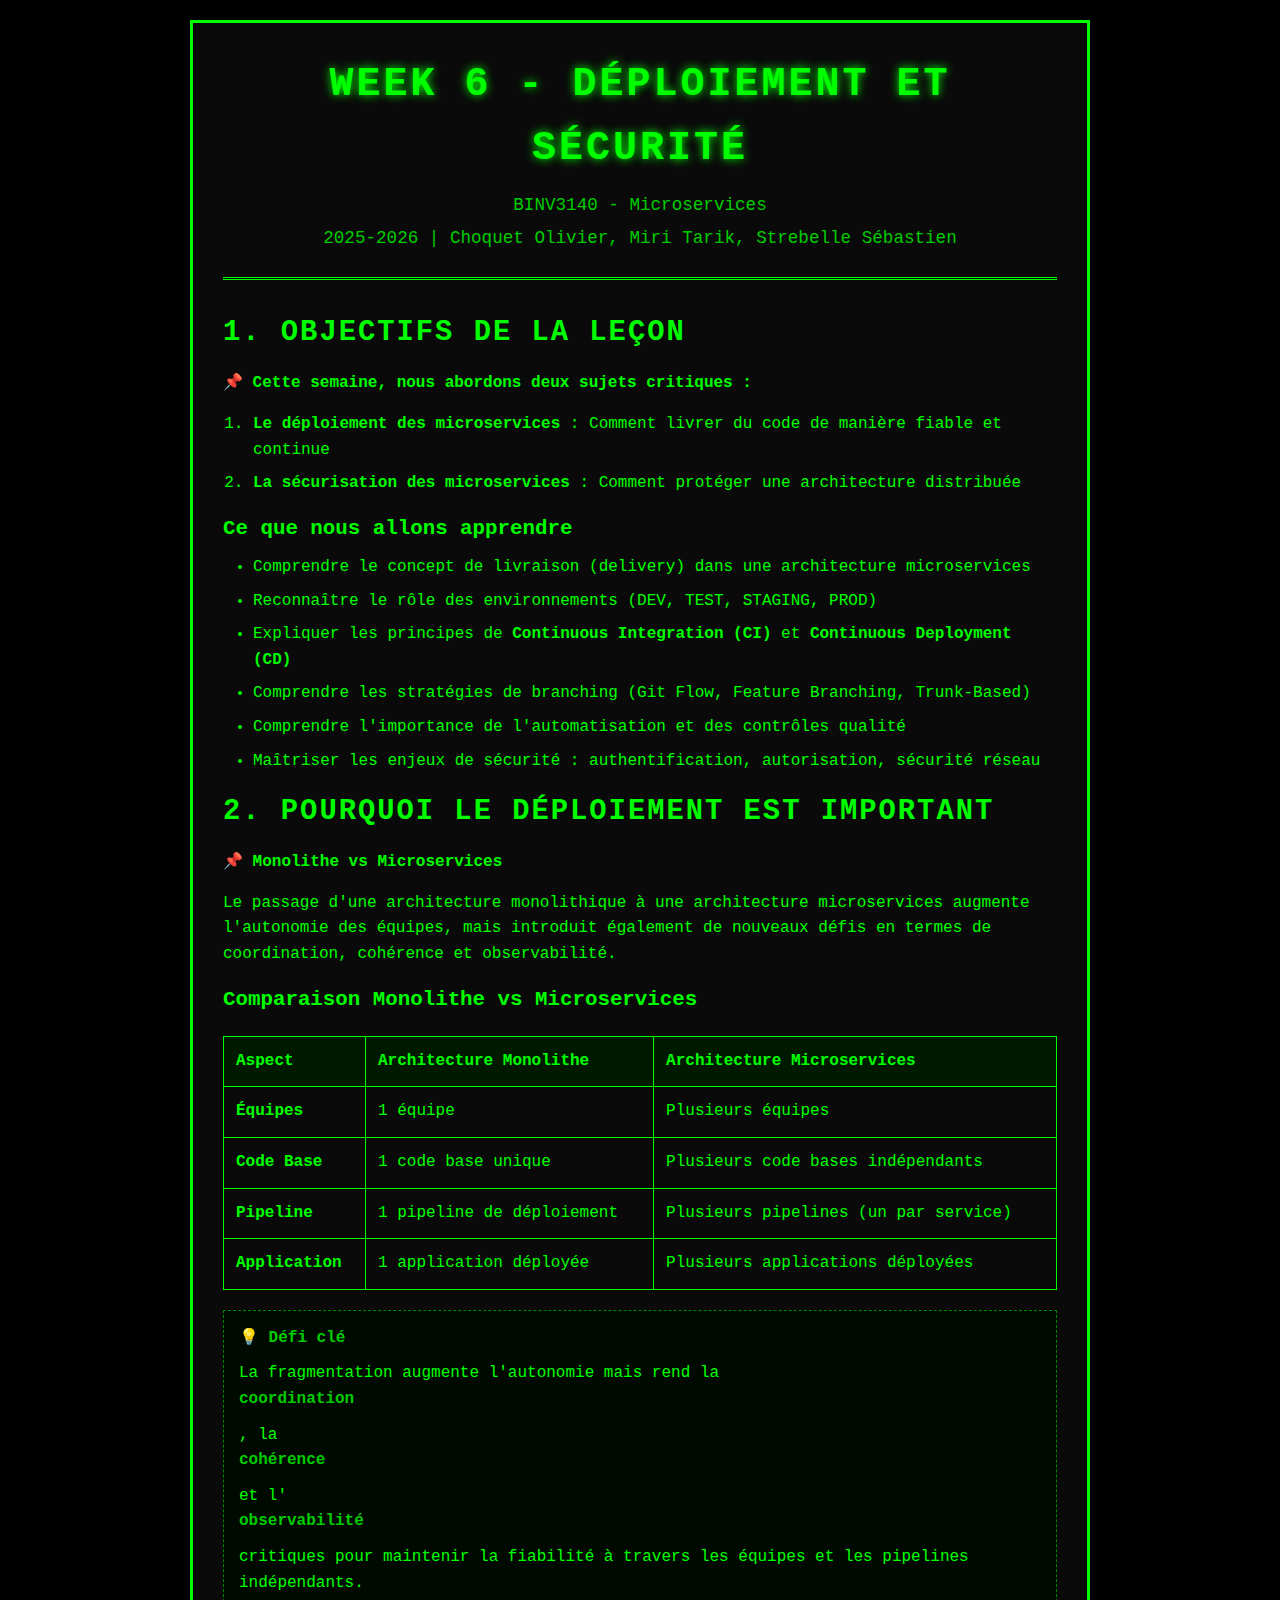
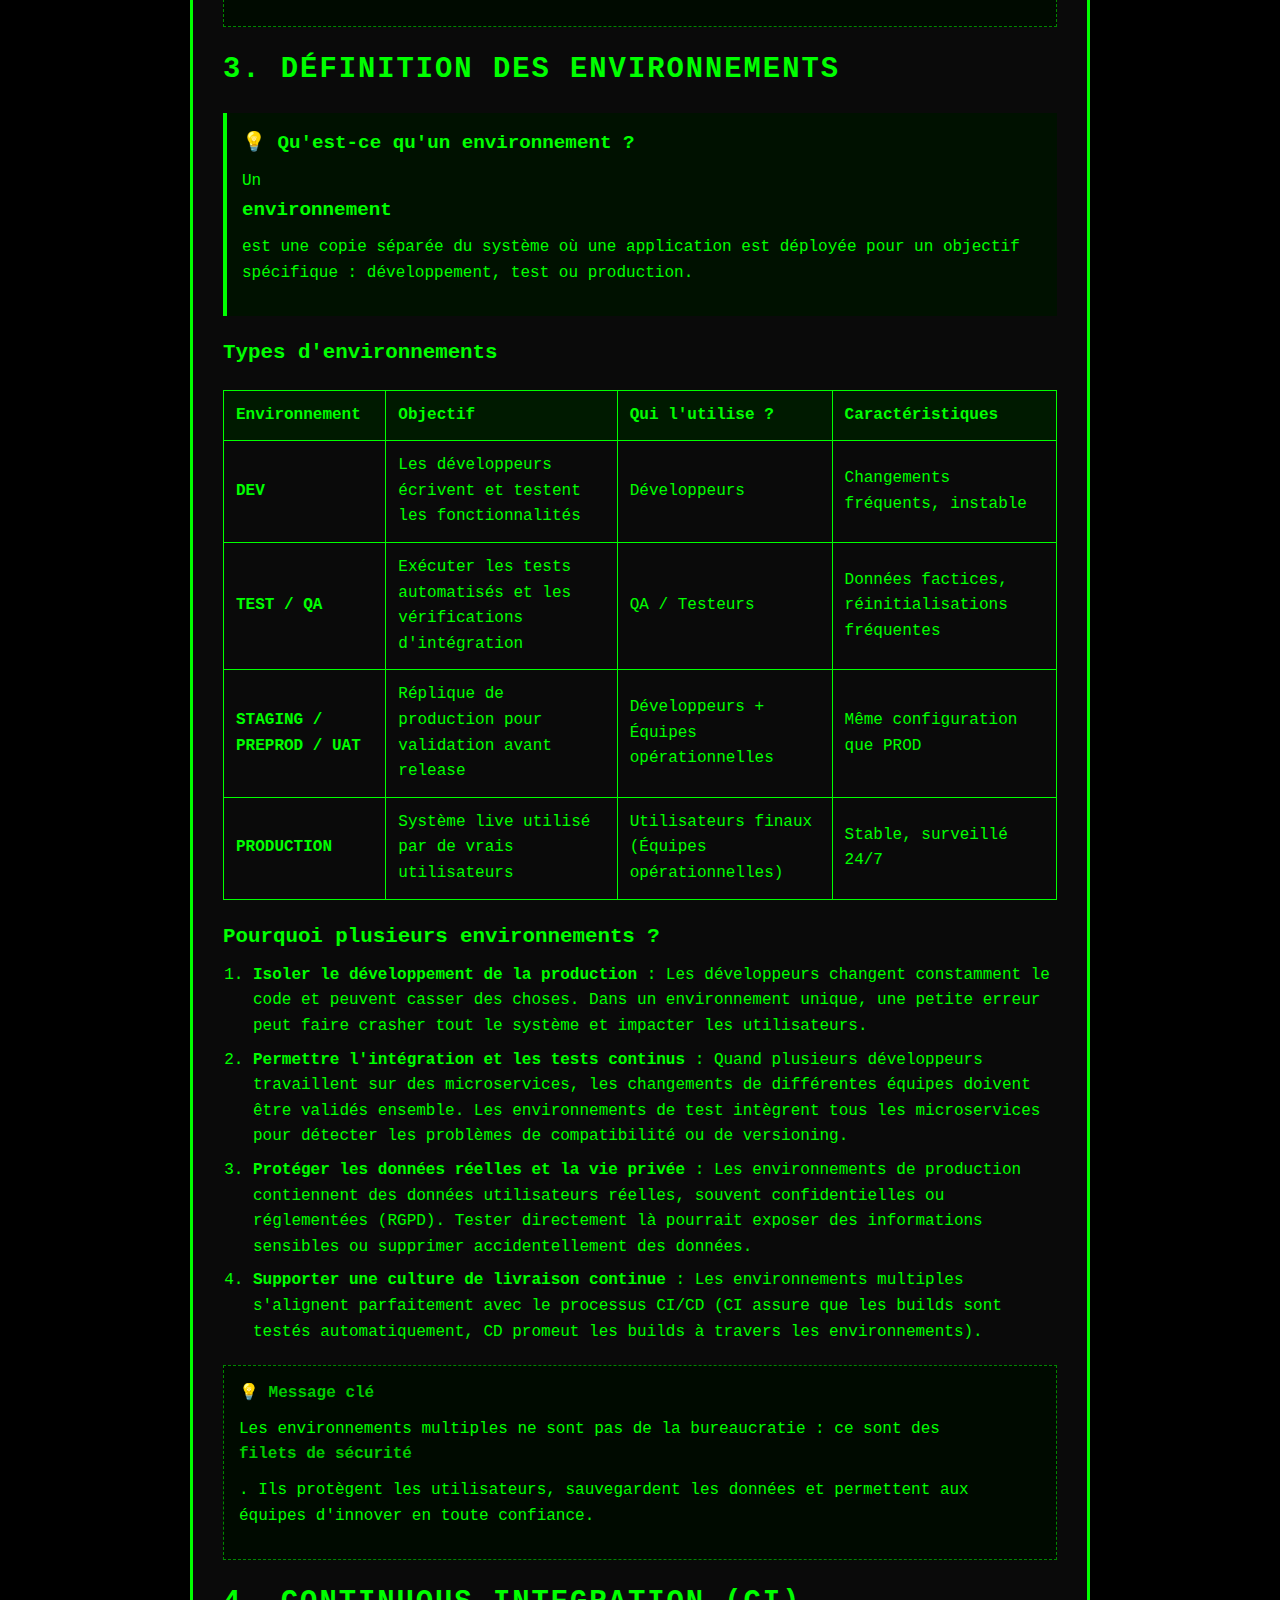
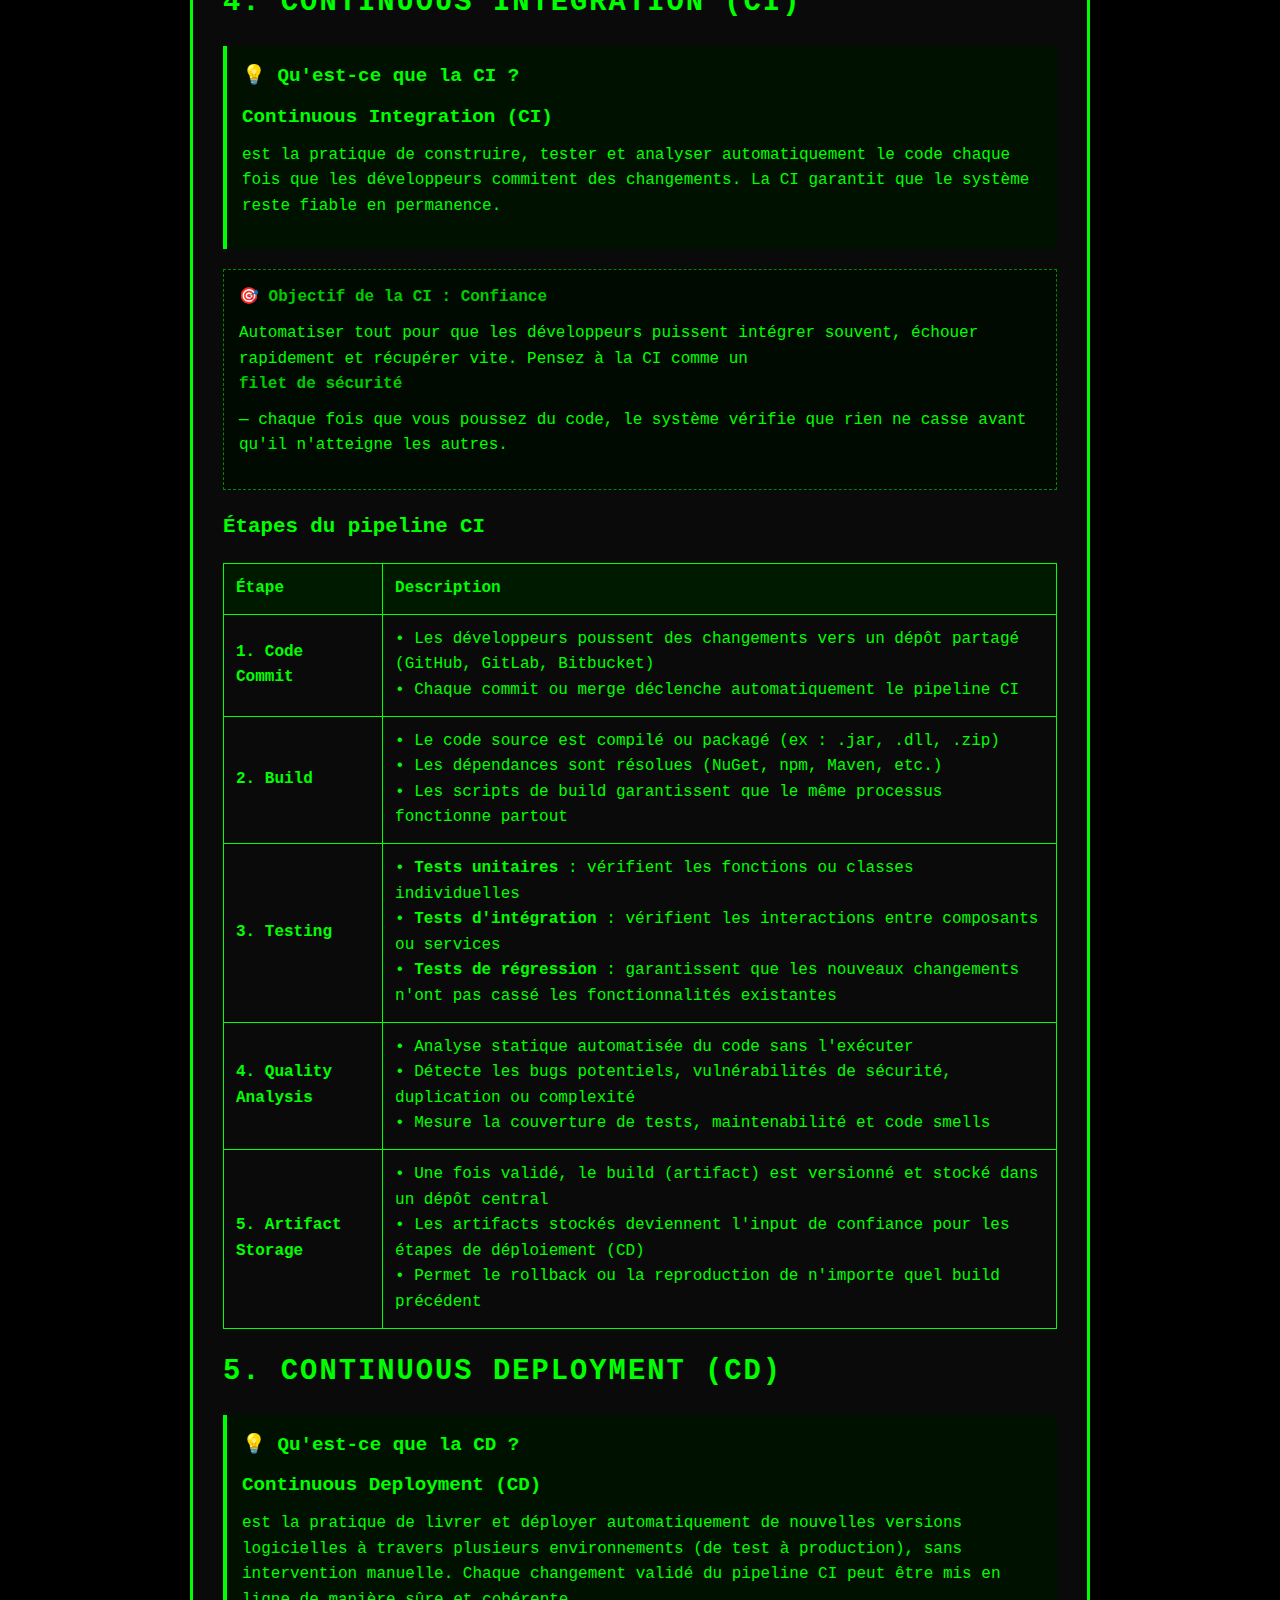
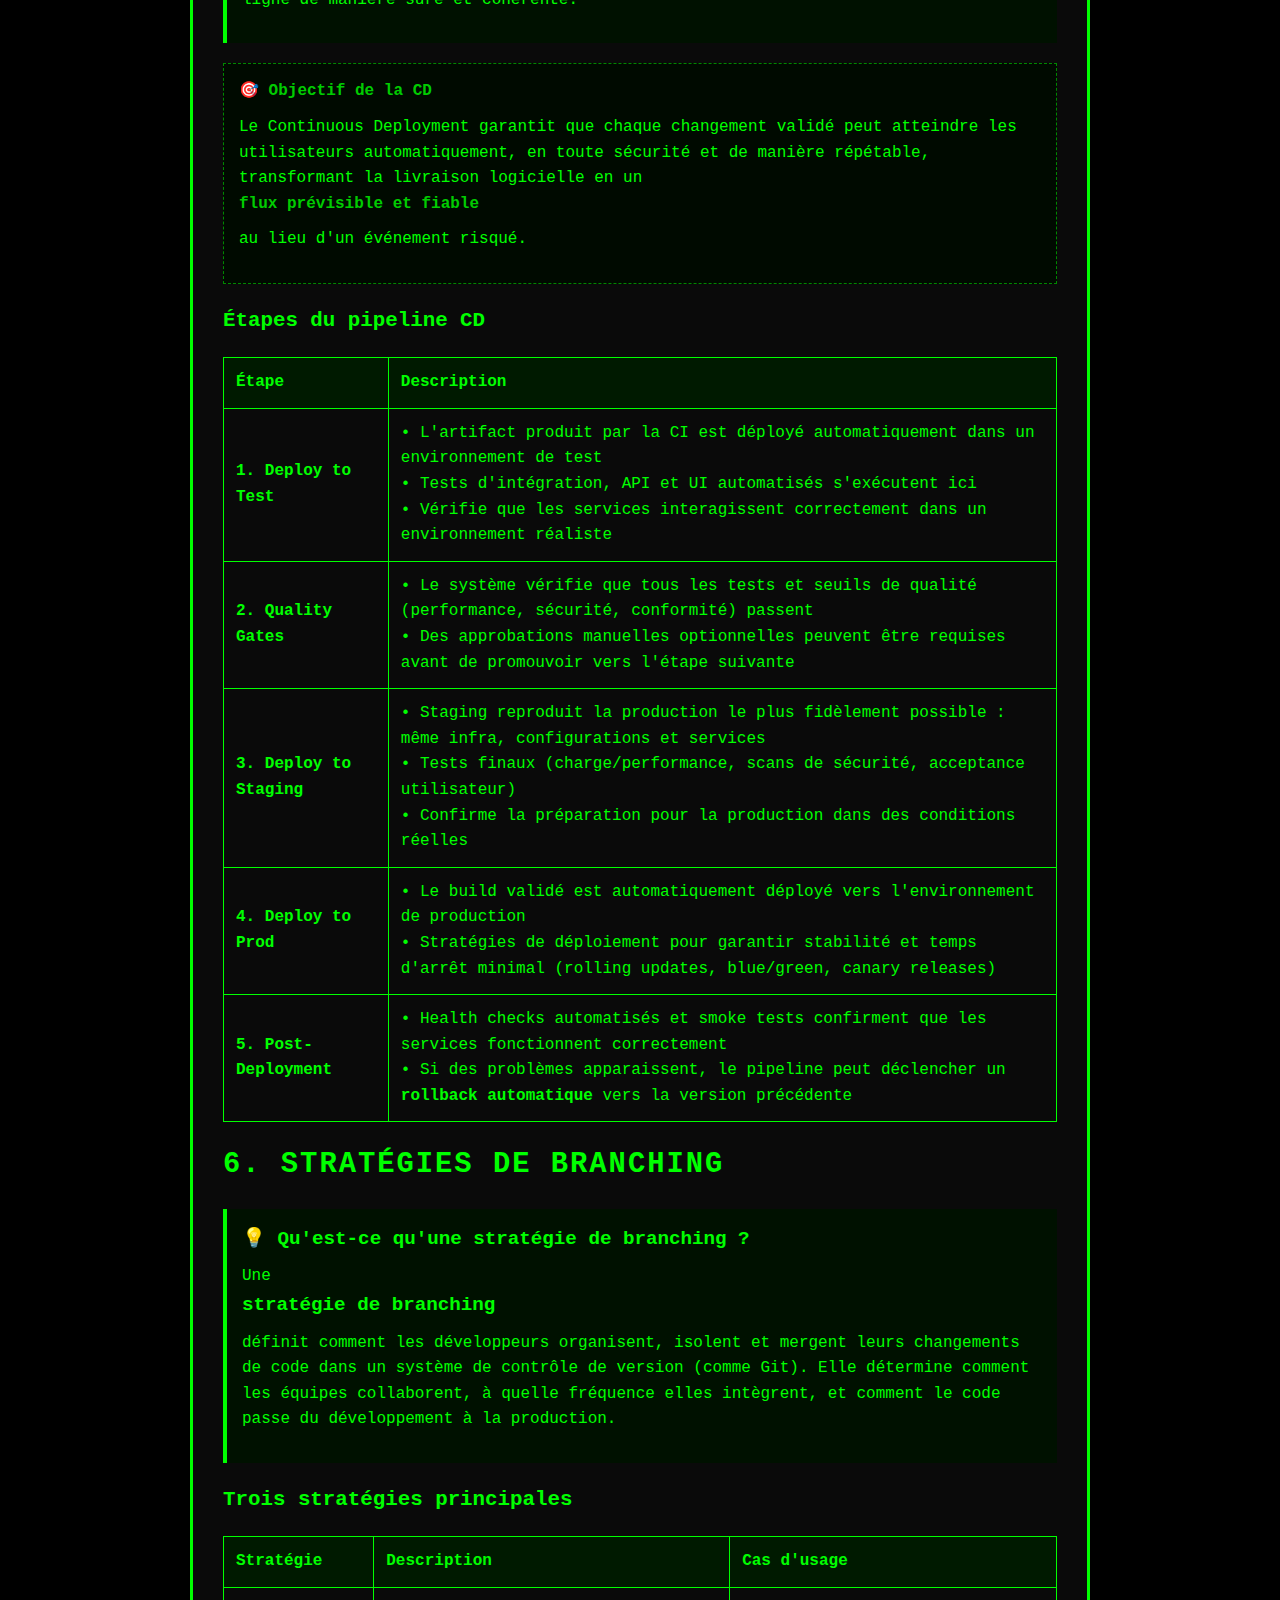
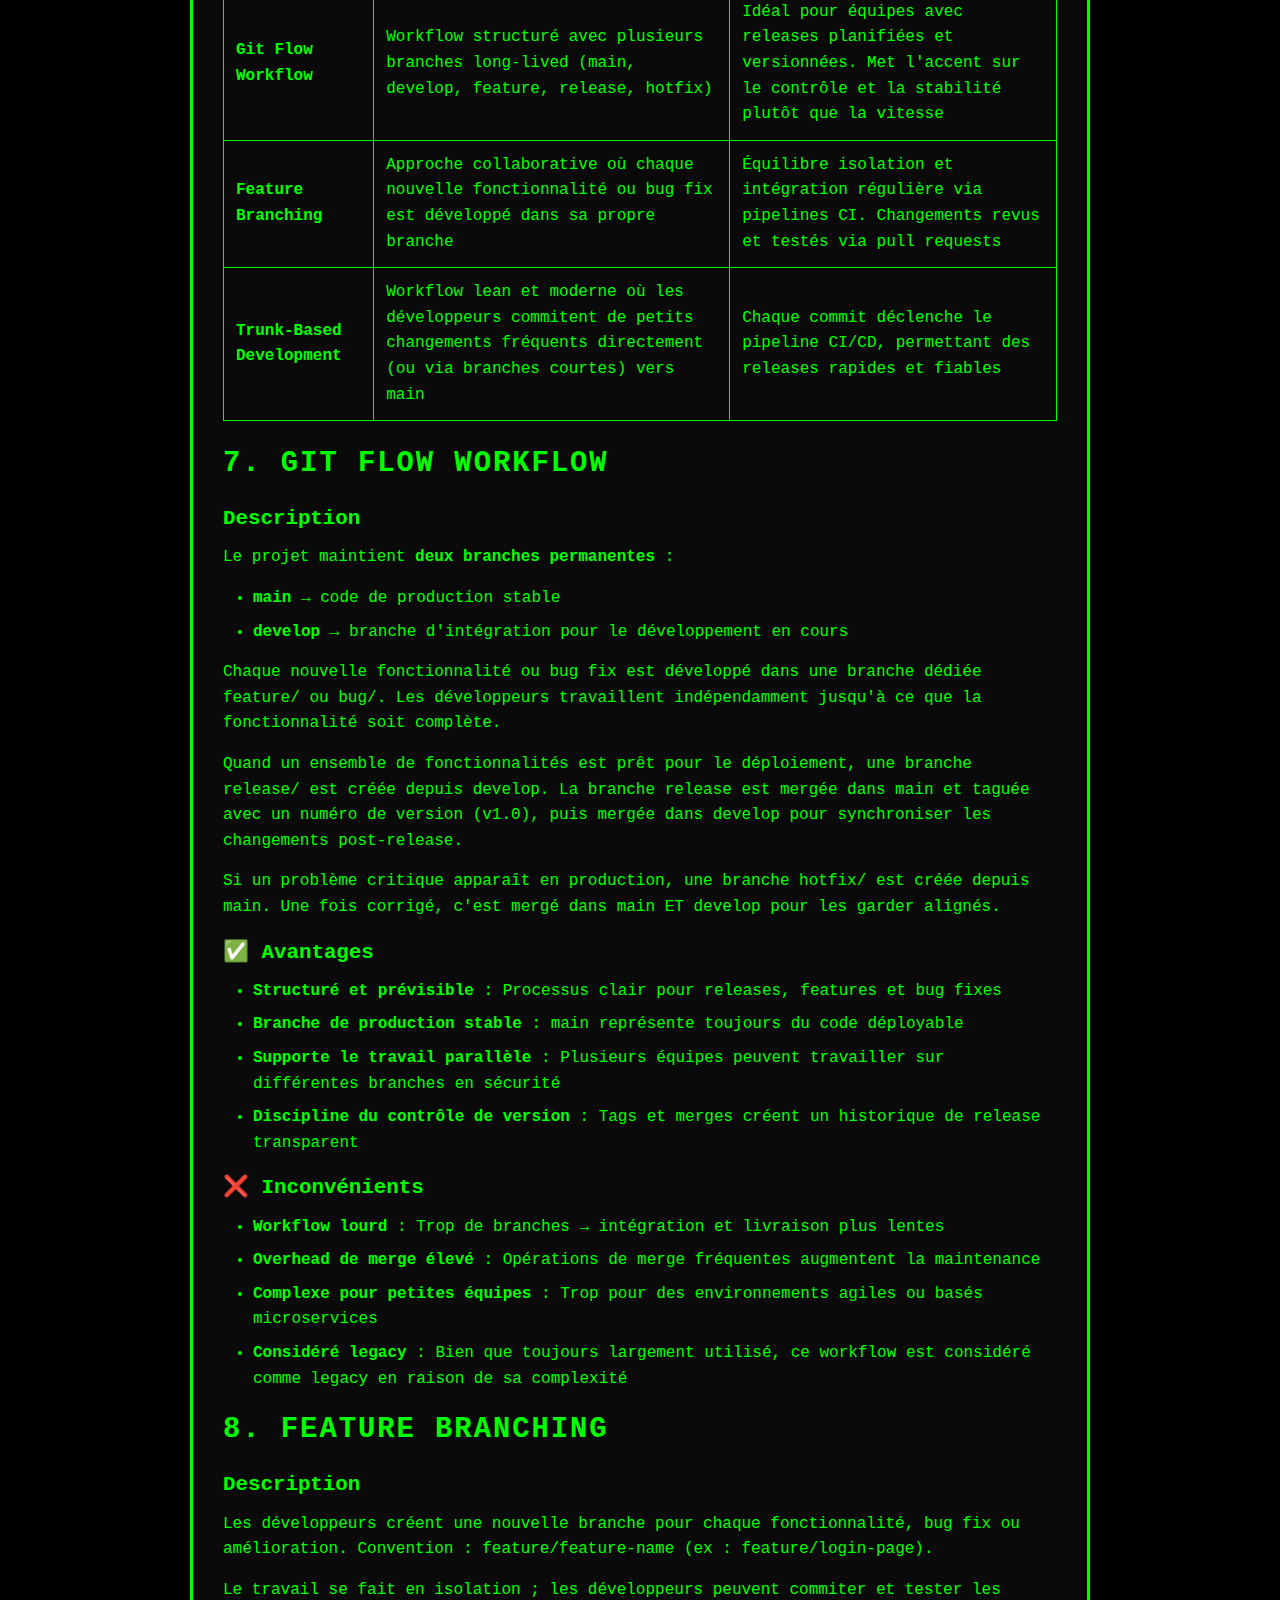
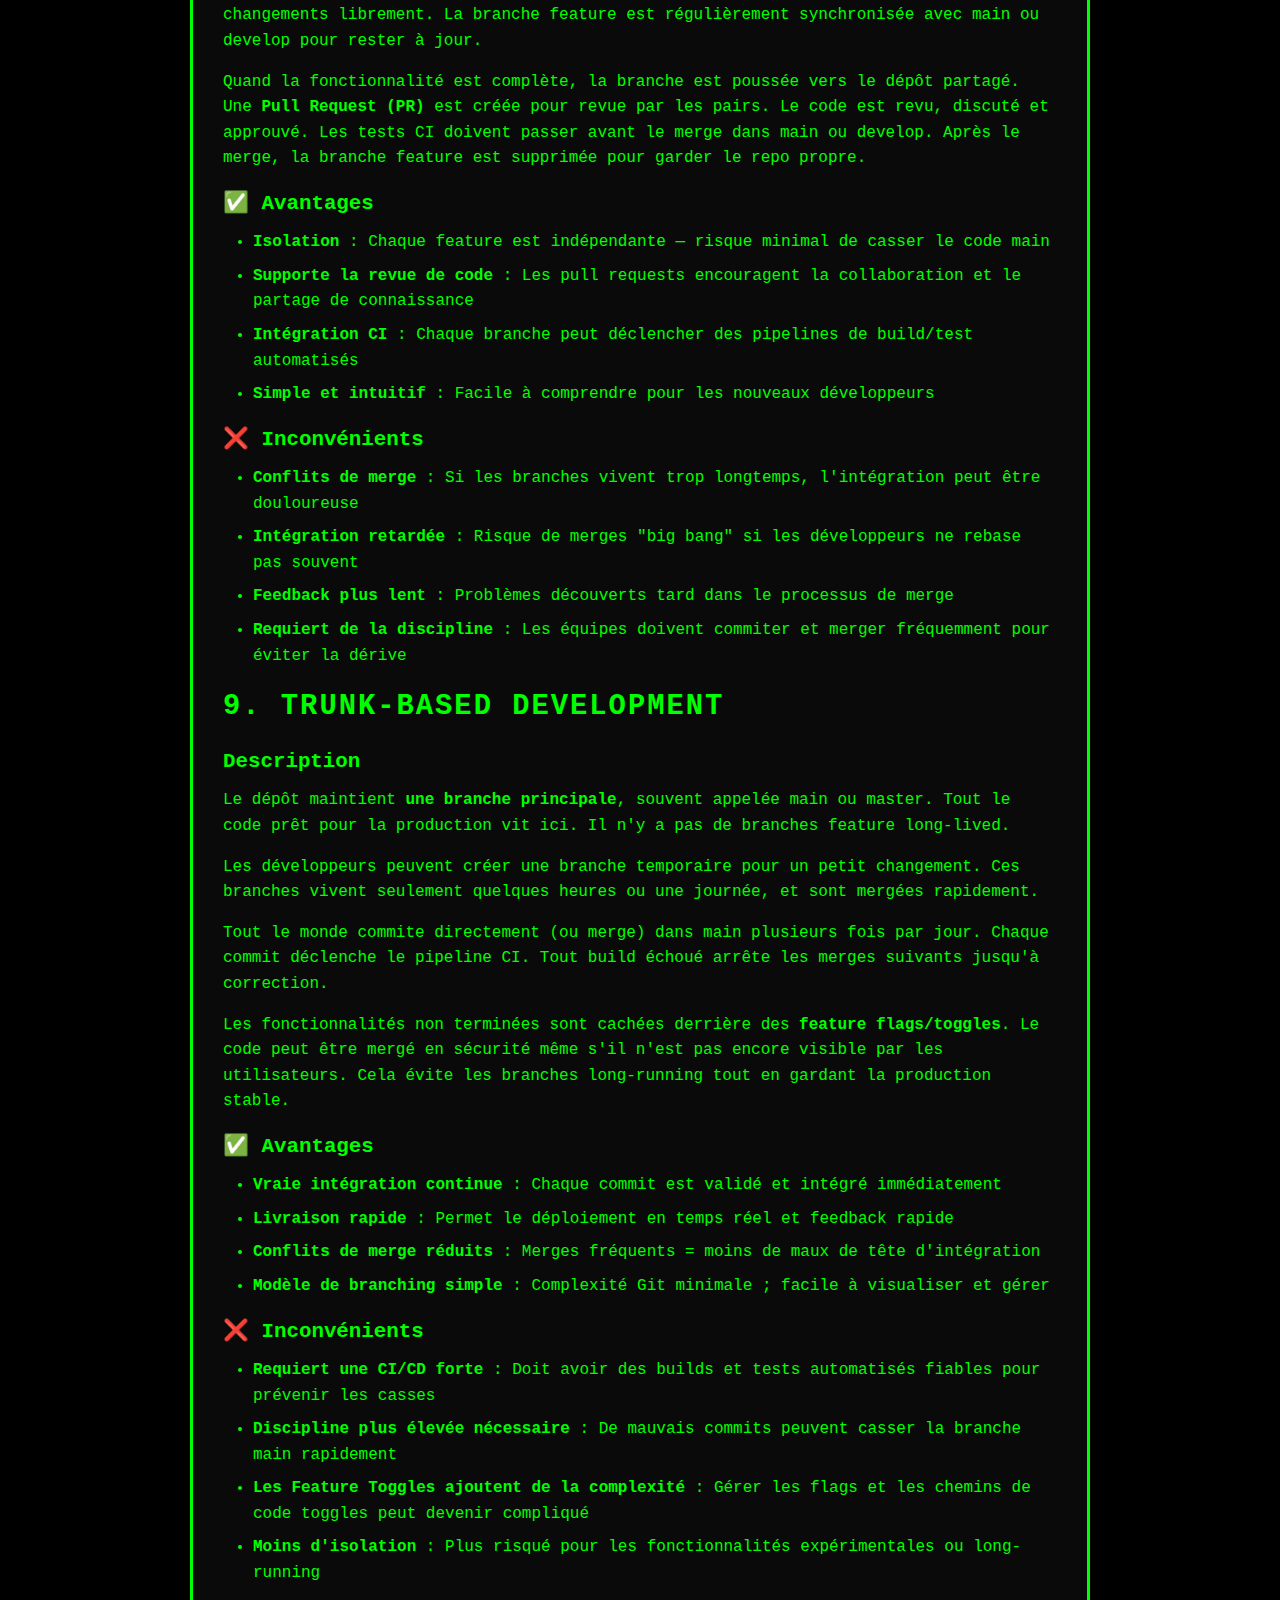
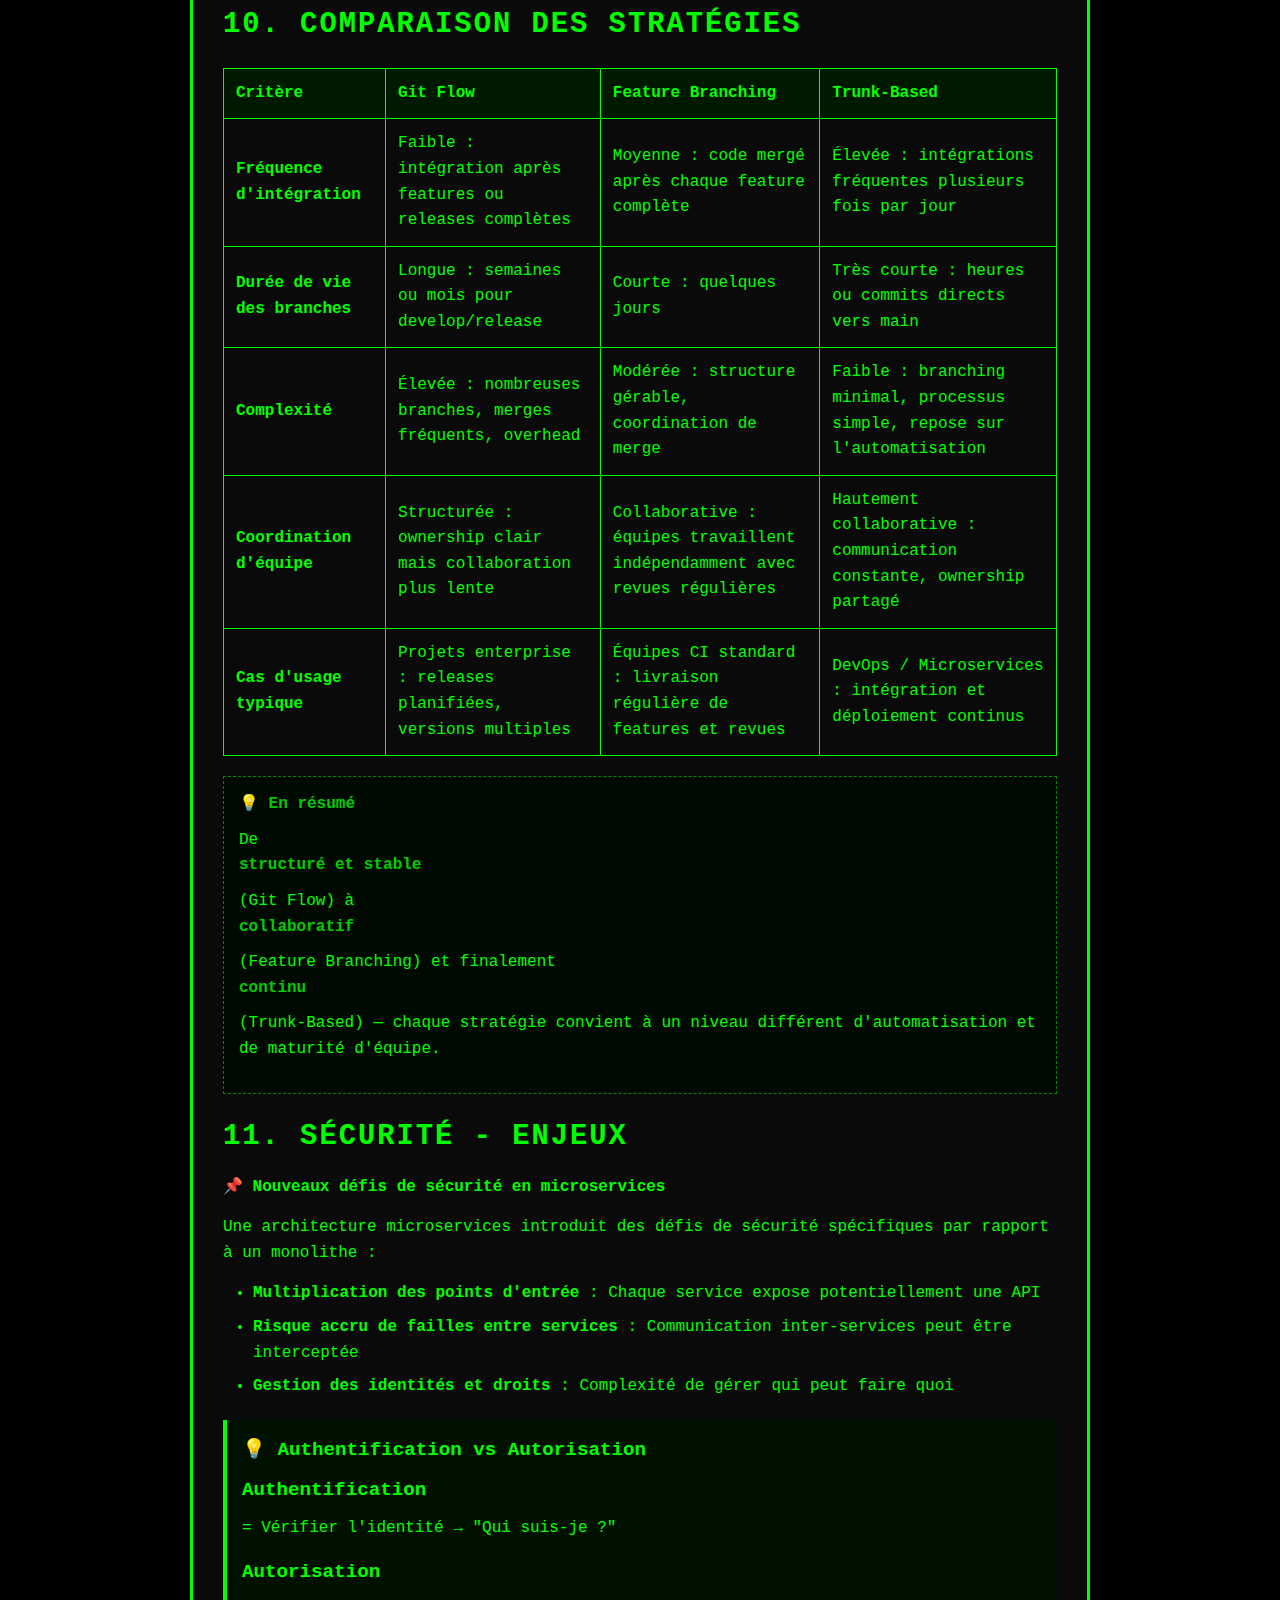
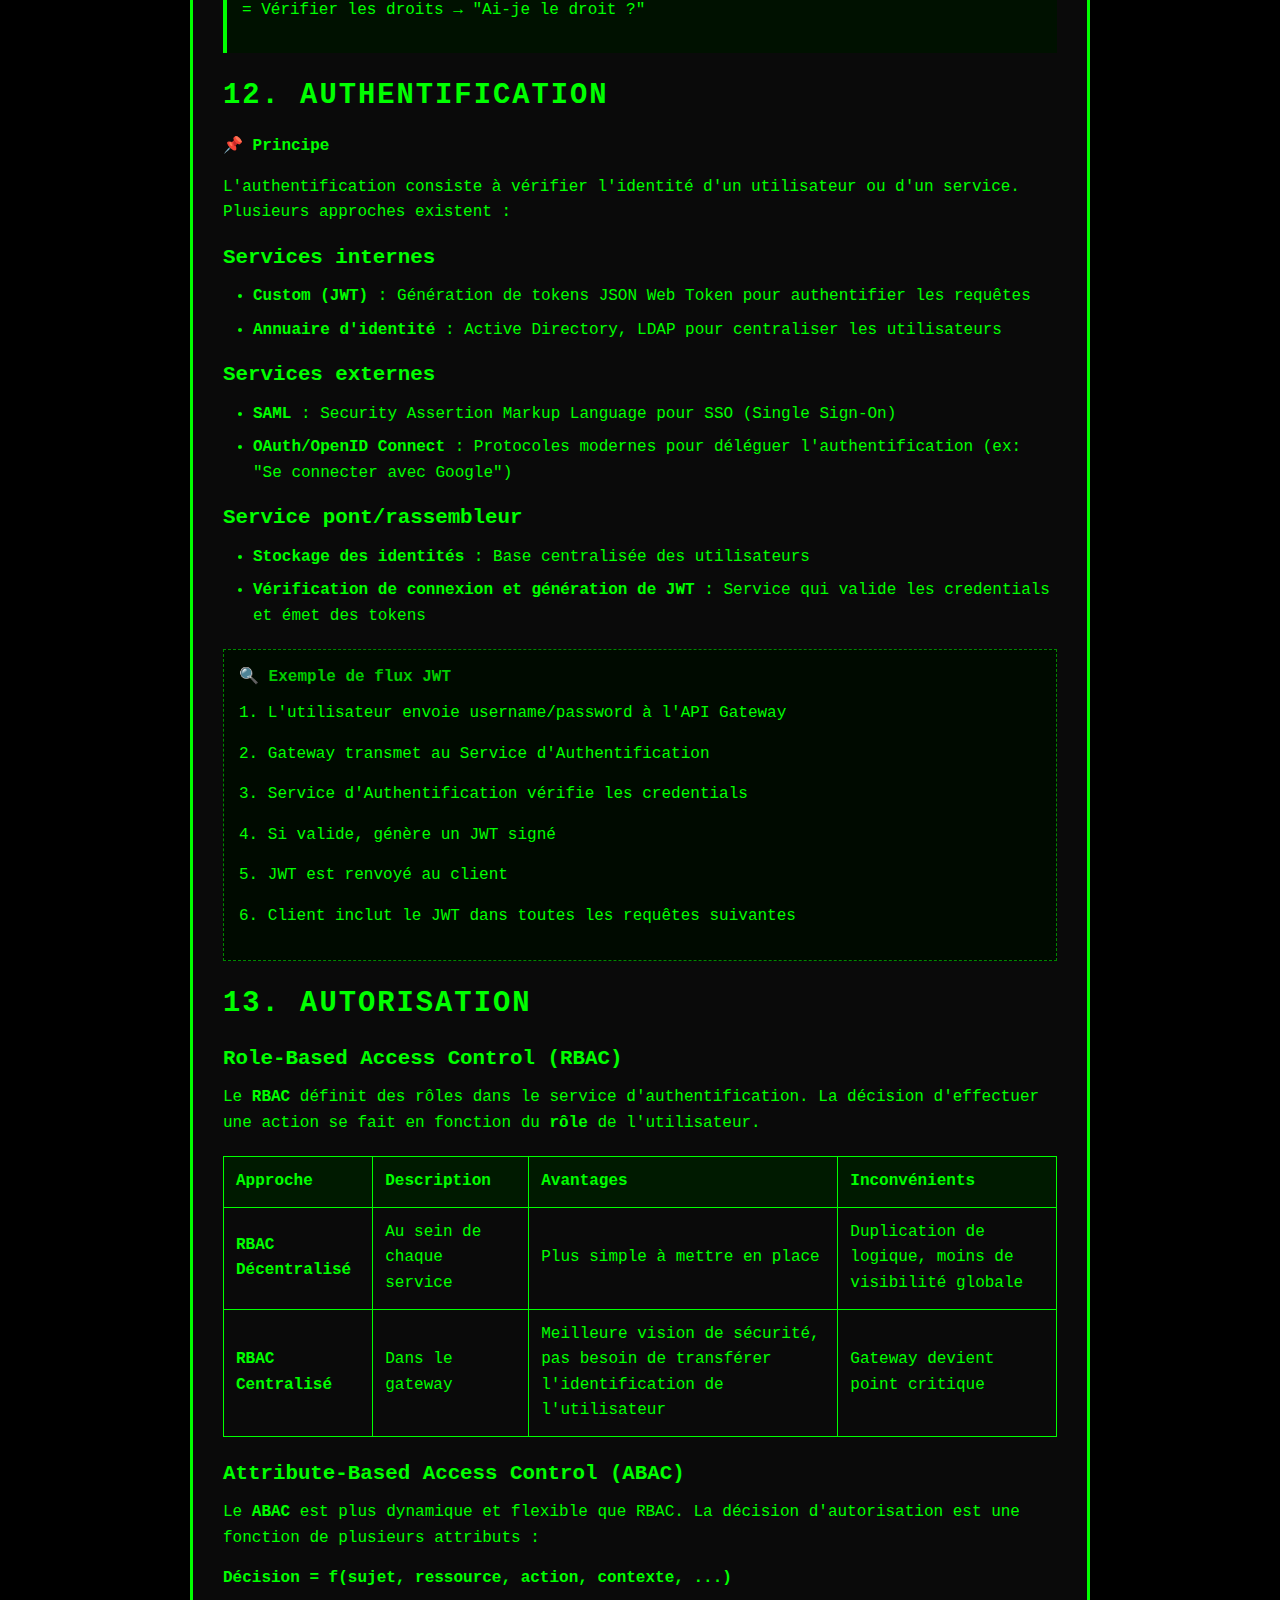
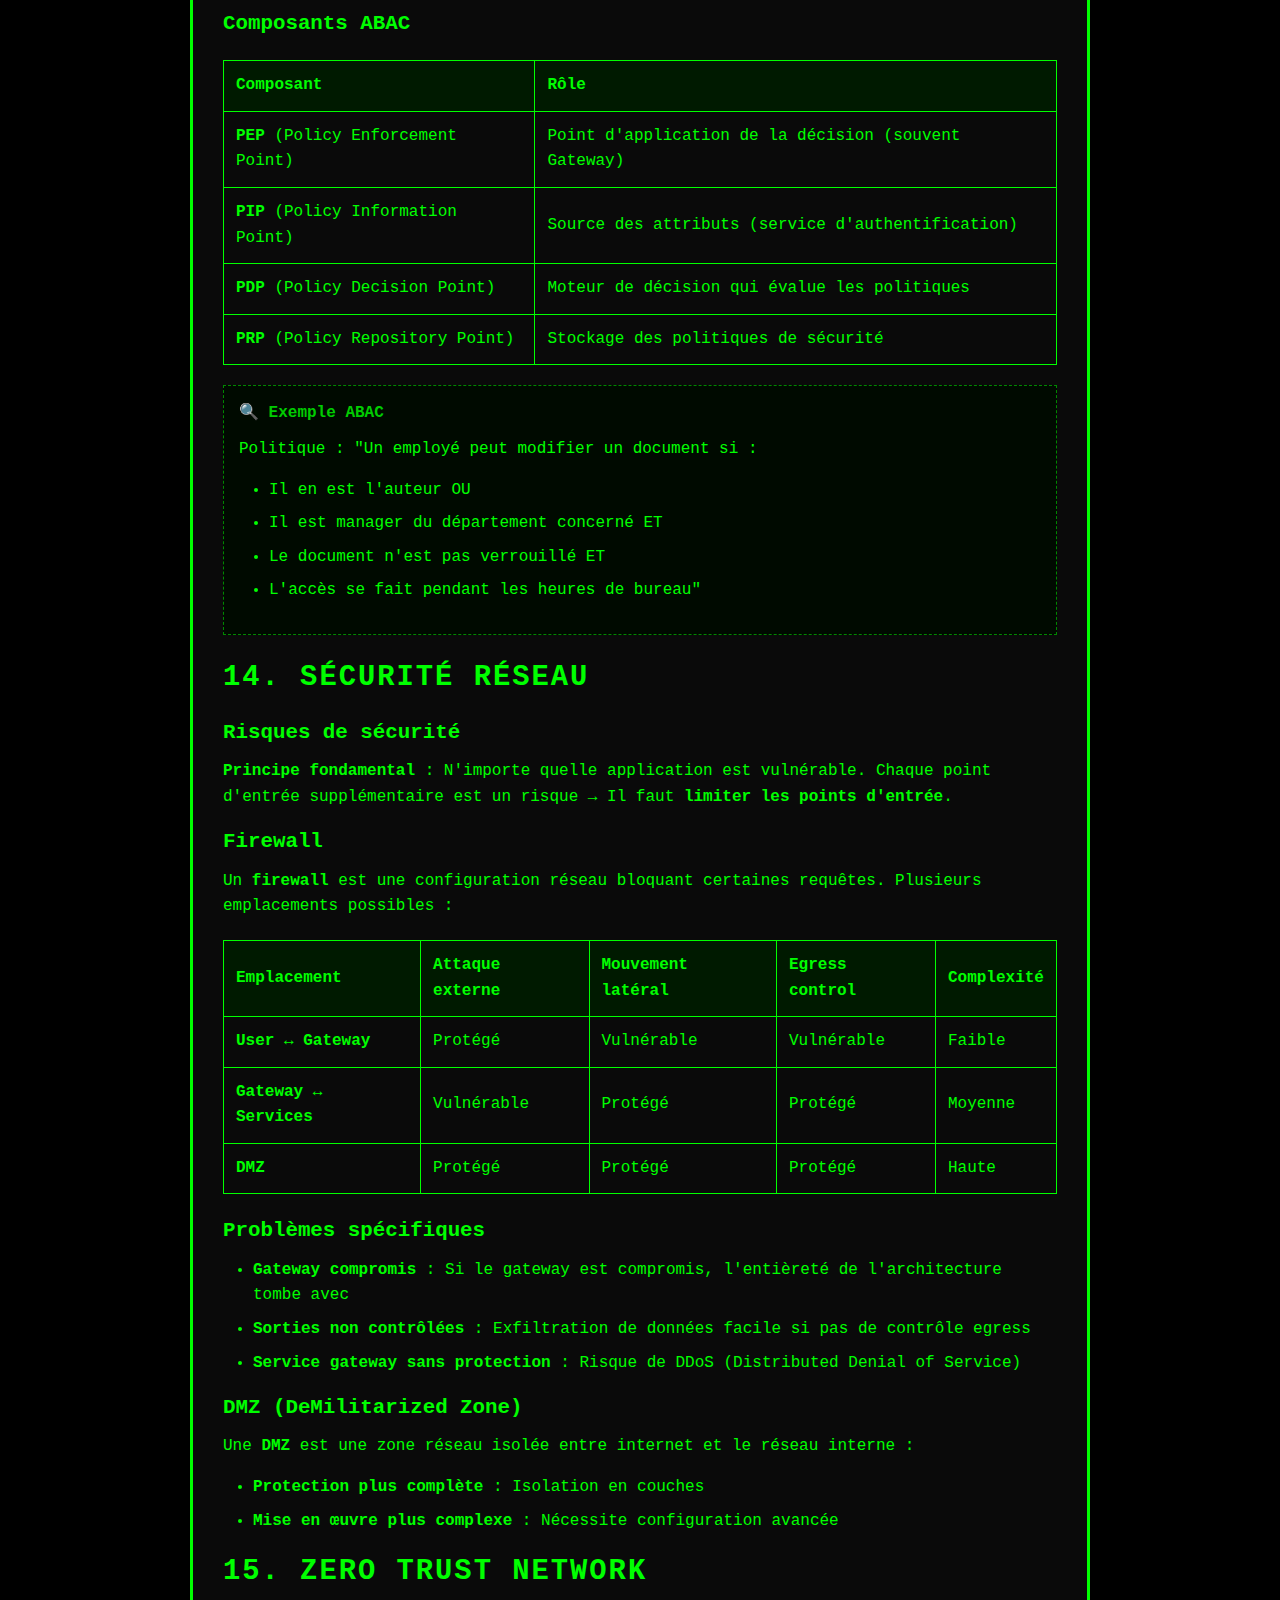
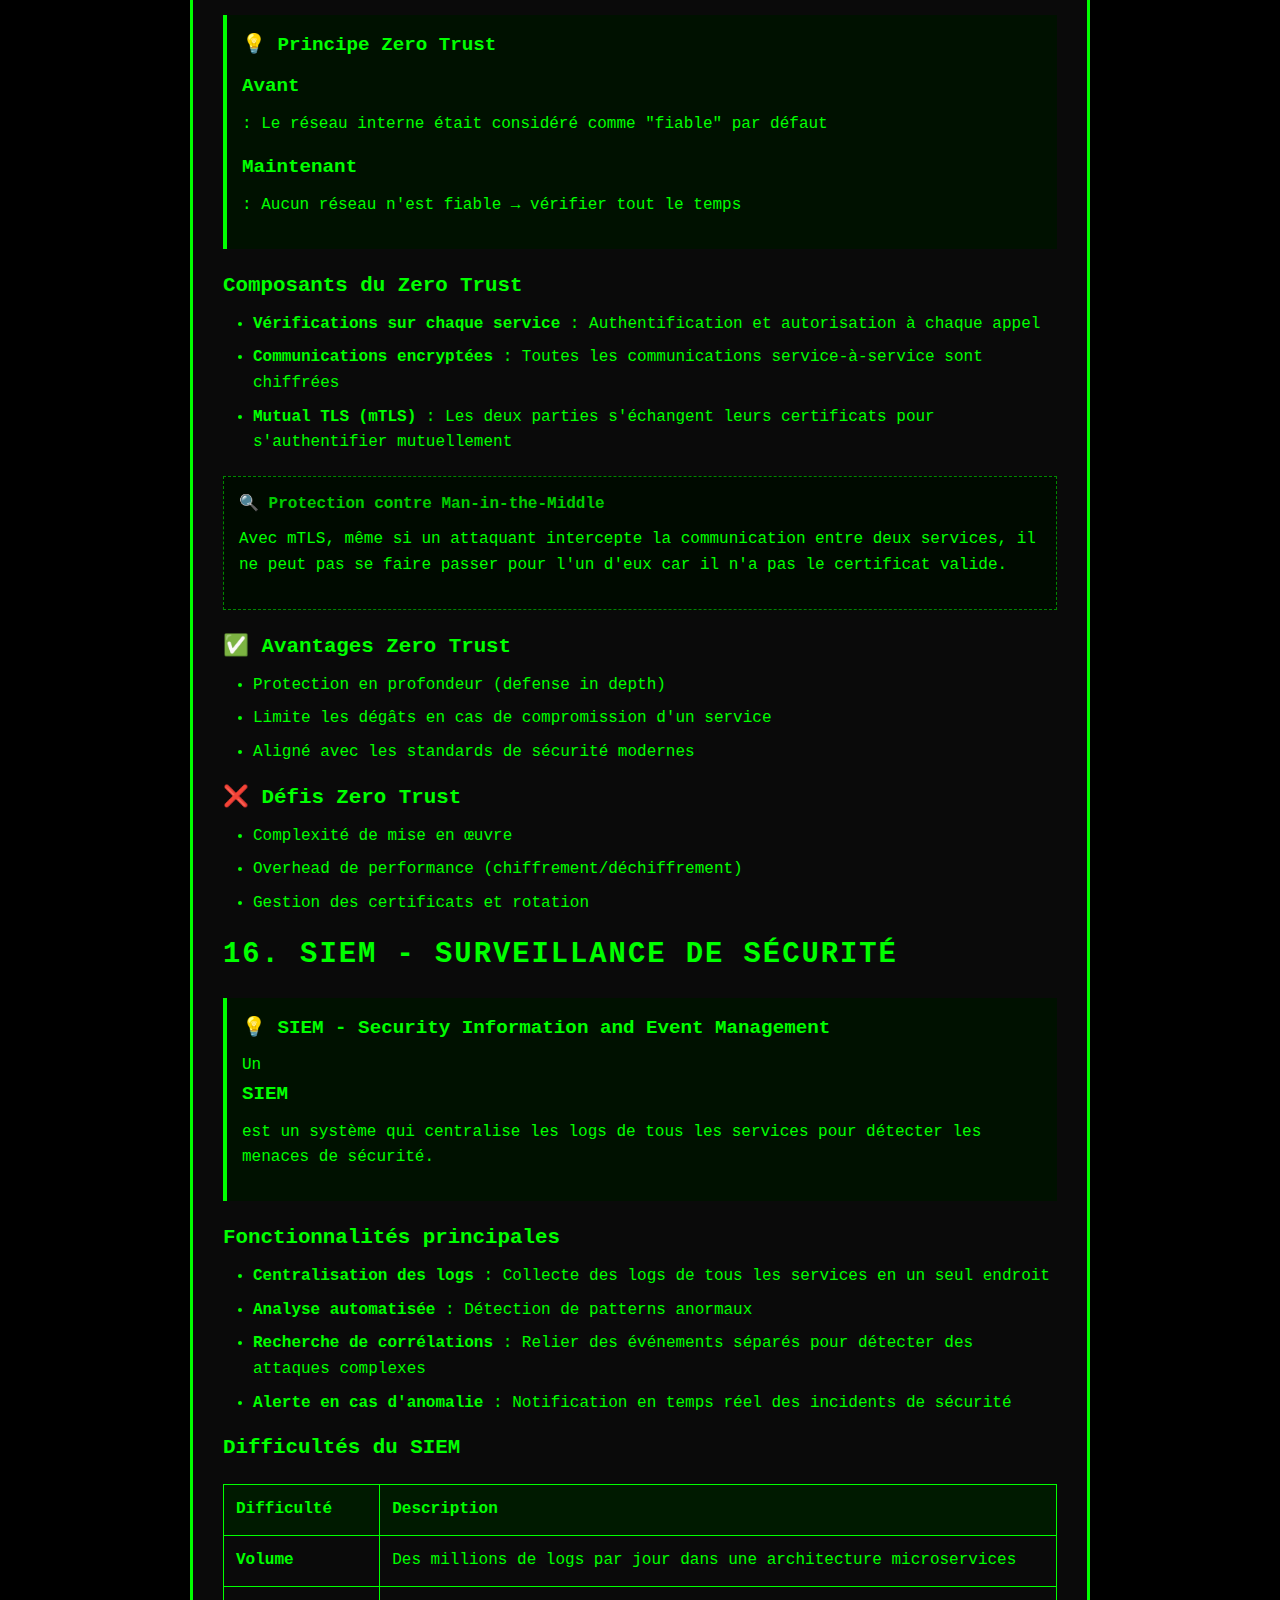
<file: week6.html>
<!DOCTYPE html>
<html lang="fr">
<head>
    <meta charset="UTF-8">
    <meta name="viewport" content="width=device-width, initial-scale=1.0">
    <title>Week 6 - Déploiement et Sécurité | BINV3140</title>
    <link id="main-style" rel="stylesheet" href="style.css">
</head>
<body>
    <div class="container">
        <header>
            <h1>WEEK 6 - DÉPLOIEMENT ET SÉCURITÉ</h1>
            <p class="subtitle">BINV3140 - Microservices</p>
            <p class="subtitle">2025-2026 | Choquet Olivier, Miri Tarik, Strebelle Sébastien</p>
        </header>

        <main>
            <!-- Section 1 -->
            <section>
                <h2>1. OBJECTIFS DE LA LEÇON</h2>
                
                <p><strong>📌 Cette semaine, nous abordons deux sujets critiques :</strong></p>
                <ol>
                    <li><strong>Le déploiement des microservices</strong> : Comment livrer du code de manière fiable et continue</li>
                    <li><strong>La sécurisation des microservices</strong> : Comment protéger une architecture distribuée</li>
                </ol>

                <h3>Ce que nous allons apprendre</h3>
                <ul>
                    <li>Comprendre le concept de livraison (delivery) dans une architecture microservices</li>
                    <li>Reconnaître le rôle des environnements (DEV, TEST, STAGING, PROD)</li>
                    <li>Expliquer les principes de <strong>Continuous Integration (CI)</strong> et <strong>Continuous Deployment (CD)</strong></li>
                    <li>Comprendre les stratégies de branching (Git Flow, Feature Branching, Trunk-Based)</li>
                    <li>Comprendre l'importance de l'automatisation et des contrôles qualité</li>
                    <li>Maîtriser les enjeux de sécurité : authentification, autorisation, sécurité réseau</li>
                </ul>
            </section>

            <!-- Section 2 -->
            <section>
                <h2>2. POURQUOI LE DÉPLOIEMENT EST IMPORTANT</h2>

                <p><strong>📌 Monolithe vs Microservices</strong></p>
                <p>Le passage d'une architecture monolithique à une architecture microservices augmente l'autonomie des équipes, mais introduit également de nouveaux défis en termes de coordination, cohérence et observabilité.</p>

                <h3>Comparaison Monolithe vs Microservices</h3>
                <table>
                    <thead>
                        <tr>
                            <th>Aspect</th>
                            <th>Architecture Monolithe</th>
                            <th>Architecture Microservices</th>
                        </tr>
                    </thead>
                    <tbody>
                        <tr>
                            <td><strong>Équipes</strong></td>
                            <td>1 équipe</td>
                            <td>Plusieurs équipes</td>
                        </tr>
                        <tr>
                            <td><strong>Code Base</strong></td>
                            <td>1 code base unique</td>
                            <td>Plusieurs code bases indépendants</td>
                        </tr>
                        <tr>
                            <td><strong>Pipeline</strong></td>
                            <td>1 pipeline de déploiement</td>
                            <td>Plusieurs pipelines (un par service)</td>
                        </tr>
                        <tr>
                            <td><strong>Application</strong></td>
                            <td>1 application déployée</td>
                            <td>Plusieurs applications déployées</td>
                        </tr>
                    </tbody>
                </table>

                <div class="example">
                    <strong>💡 Défi clé</strong>
                    <p>La fragmentation augmente l'autonomie mais rend la <strong>coordination</strong>, la <strong>cohérence</strong> et l'<strong>observabilité</strong> critiques pour maintenir la fiabilité à travers les équipes et les pipelines indépendants.</p>
                </div>
            </section>

            <!-- Section 3 -->
            <section>
                <h2>3. DÉFINITION DES ENVIRONNEMENTS</h2>

                <div class="definition">
                    <strong>💡 Qu'est-ce qu'un environnement ?</strong>
                    <p>Un <strong>environnement</strong> est une copie séparée du système où une application est déployée pour un objectif spécifique : développement, test ou production.</p>
                </div>

                <h3>Types d'environnements</h3>
                <table>
                    <thead>
                        <tr>
                            <th>Environnement</th>
                            <th>Objectif</th>
                            <th>Qui l'utilise ?</th>
                            <th>Caractéristiques</th>
                        </tr>
                    </thead>
                    <tbody>
                        <tr>
                            <td><strong>DEV</strong></td>
                            <td>Les développeurs écrivent et testent les fonctionnalités</td>
                            <td>Développeurs</td>
                            <td>Changements fréquents, instable</td>
                        </tr>
                        <tr>
                            <td><strong>TEST / QA</strong></td>
                            <td>Exécuter les tests automatisés et les vérifications d'intégration</td>
                            <td>QA / Testeurs</td>
                            <td>Données factices, réinitialisations fréquentes</td>
                        </tr>
                        <tr>
                            <td><strong>STAGING / PREPROD / UAT</strong></td>
                            <td>Réplique de production pour validation avant release</td>
                            <td>Développeurs + Équipes opérationnelles</td>
                            <td>Même configuration que PROD</td>
                        </tr>
                        <tr>
                            <td><strong>PRODUCTION</strong></td>
                            <td>Système live utilisé par de vrais utilisateurs</td>
                            <td>Utilisateurs finaux (Équipes opérationnelles)</td>
                            <td>Stable, surveillé 24/7</td>
                        </tr>
                    </tbody>
                </table>

                <h3>Pourquoi plusieurs environnements ?</h3>
                <ol>
                    <li><strong>Isoler le développement de la production</strong> : Les développeurs changent constamment le code et peuvent casser des choses. Dans un environnement unique, une petite erreur peut faire crasher tout le système et impacter les utilisateurs.</li>
                    <li><strong>Permettre l'intégration et les tests continus</strong> : Quand plusieurs développeurs travaillent sur des microservices, les changements de différentes équipes doivent être validés ensemble. Les environnements de test intègrent tous les microservices pour détecter les problèmes de compatibilité ou de versioning.</li>
                    <li><strong>Protéger les données réelles et la vie privée</strong> : Les environnements de production contiennent des données utilisateurs réelles, souvent confidentielles ou réglementées (RGPD). Tester directement là pourrait exposer des informations sensibles ou supprimer accidentellement des données.</li>
                    <li><strong>Supporter une culture de livraison continue</strong> : Les environnements multiples s'alignent parfaitement avec le processus CI/CD (CI assure que les builds sont testés automatiquement, CD promeut les builds à travers les environnements).</li>
                </ol>

                <div class="example">
                    <strong>💡 Message clé</strong>
                    <p>Les environnements multiples ne sont pas de la bureaucratie : ce sont des <strong>filets de sécurité</strong>. Ils protègent les utilisateurs, sauvegardent les données et permettent aux équipes d'innover en toute confiance.</p>
                </div>
            </section>

            <!-- Section 4 -->
            <section>
                <h2>4. CONTINUOUS INTEGRATION (CI)</h2>

                <div class="definition">
                    <strong>💡 Qu'est-ce que la CI ?</strong>
                    <p><strong>Continuous Integration (CI)</strong> est la pratique de construire, tester et analyser automatiquement le code chaque fois que les développeurs commitent des changements. La CI garantit que le système reste fiable en permanence.</p>
                </div>

                <div class="example">
                    <strong>🎯 Objectif de la CI : Confiance</strong>
                    <p>Automatiser tout pour que les développeurs puissent intégrer souvent, échouer rapidement et récupérer vite. Pensez à la CI comme un <strong>filet de sécurité</strong> — chaque fois que vous poussez du code, le système vérifie que rien ne casse avant qu'il n'atteigne les autres.</p>
                </div>

                <h3>Étapes du pipeline CI</h3>
                <table>
                    <thead>
                        <tr>
                            <th>Étape</th>
                            <th>Description</th>
                        </tr>
                    </thead>
                    <tbody>
                        <tr>
                            <td><strong>1. Code Commit</strong></td>
                            <td>
                                • Les développeurs poussent des changements vers un dépôt partagé (GitHub, GitLab, Bitbucket)<br>
                                • Chaque commit ou merge déclenche automatiquement le pipeline CI
                            </td>
                        </tr>
                        <tr>
                            <td><strong>2. Build</strong></td>
                            <td>
                                • Le code source est compilé ou packagé (ex : .jar, .dll, .zip)<br>
                                • Les dépendances sont résolues (NuGet, npm, Maven, etc.)<br>
                                • Les scripts de build garantissent que le même processus fonctionne partout
                            </td>
                        </tr>
                        <tr>
                            <td><strong>3. Testing</strong></td>
                            <td>
                                • <strong>Tests unitaires</strong> : vérifient les fonctions ou classes individuelles<br>
                                • <strong>Tests d'intégration</strong> : vérifient les interactions entre composants ou services<br>
                                • <strong>Tests de régression</strong> : garantissent que les nouveaux changements n'ont pas cassé les fonctionnalités existantes
                            </td>
                        </tr>
                        <tr>
                            <td><strong>4. Quality Analysis</strong></td>
                            <td>
                                • Analyse statique automatisée du code sans l'exécuter<br>
                                • Détecte les bugs potentiels, vulnérabilités de sécurité, duplication ou complexité<br>
                                • Mesure la couverture de tests, maintenabilité et code smells
                            </td>
                        </tr>
                        <tr>
                            <td><strong>5. Artifact Storage</strong></td>
                            <td>
                                • Une fois validé, le build (artifact) est versionné et stocké dans un dépôt central<br>
                                • Les artifacts stockés deviennent l'input de confiance pour les étapes de déploiement (CD)<br>
                                • Permet le rollback ou la reproduction de n'importe quel build précédent
                            </td>
                        </tr>
                    </tbody>
                </table>
            </section>

            <!-- Section 5 -->
            <section>
                <h2>5. CONTINUOUS DEPLOYMENT (CD)</h2>

                <div class="definition">
                    <strong>💡 Qu'est-ce que la CD ?</strong>
                    <p><strong>Continuous Deployment (CD)</strong> est la pratique de livrer et déployer automatiquement de nouvelles versions logicielles à travers plusieurs environnements (de test à production), sans intervention manuelle. Chaque changement validé du pipeline CI peut être mis en ligne de manière sûre et cohérente.</p>
                </div>

                <div class="example">
                    <strong>🎯 Objectif de la CD</strong>
                    <p>Le Continuous Deployment garantit que chaque changement validé peut atteindre les utilisateurs automatiquement, en toute sécurité et de manière répétable, transformant la livraison logicielle en un <strong>flux prévisible et fiable</strong> au lieu d'un événement risqué.</p>
                </div>

                <h3>Étapes du pipeline CD</h3>
                <table>
                    <thead>
                        <tr>
                            <th>Étape</th>
                            <th>Description</th>
                        </tr>
                    </thead>
                    <tbody>
                        <tr>
                            <td><strong>1. Deploy to Test</strong></td>
                            <td>
                                • L'artifact produit par la CI est déployé automatiquement dans un environnement de test<br>
                                • Tests d'intégration, API et UI automatisés s'exécutent ici<br>
                                • Vérifie que les services interagissent correctement dans un environnement réaliste
                            </td>
                        </tr>
                        <tr>
                            <td><strong>2. Quality Gates</strong></td>
                            <td>
                                • Le système vérifie que tous les tests et seuils de qualité (performance, sécurité, conformité) passent<br>
                                • Des approbations manuelles optionnelles peuvent être requises avant de promouvoir vers l'étape suivante
                            </td>
                        </tr>
                        <tr>
                            <td><strong>3. Deploy to Staging</strong></td>
                            <td>
                                • Staging reproduit la production le plus fidèlement possible : même infra, configurations et services<br>
                                • Tests finaux (charge/performance, scans de sécurité, acceptance utilisateur)<br>
                                • Confirme la préparation pour la production dans des conditions réelles
                            </td>
                        </tr>
                        <tr>
                            <td><strong>4. Deploy to Prod</strong></td>
                            <td>
                                • Le build validé est automatiquement déployé vers l'environnement de production<br>
                                • Stratégies de déploiement pour garantir stabilité et temps d'arrêt minimal (rolling updates, blue/green, canary releases)
                            </td>
                        </tr>
                        <tr>
                            <td><strong>5. Post-Deployment</strong></td>
                            <td>
                                • Health checks automatisés et smoke tests confirment que les services fonctionnent correctement<br>
                                • Si des problèmes apparaissent, le pipeline peut déclencher un <strong>rollback automatique</strong> vers la version précédente
                            </td>
                        </tr>
                    </tbody>
                </table>
            </section>

            <!-- Section 6 -->
            <section>
                <h2>6. STRATÉGIES DE BRANCHING</h2>

                <div class="definition">
                    <strong>💡 Qu'est-ce qu'une stratégie de branching ?</strong>
                    <p>Une <strong>stratégie de branching</strong> définit comment les développeurs organisent, isolent et mergent leurs changements de code dans un système de contrôle de version (comme Git). Elle détermine comment les équipes collaborent, à quelle fréquence elles intègrent, et comment le code passe du développement à la production.</p>
                </div>

                <h3>Trois stratégies principales</h3>
                <table>
                    <thead>
                        <tr>
                            <th>Stratégie</th>
                            <th>Description</th>
                            <th>Cas d'usage</th>
                        </tr>
                    </thead>
                    <tbody>
                        <tr>
                            <td><strong>Git Flow Workflow</strong></td>
                            <td>Workflow structuré avec plusieurs branches long-lived (main, develop, feature, release, hotfix)</td>
                            <td>Idéal pour équipes avec releases planifiées et versionnées. Met l'accent sur le contrôle et la stabilité plutôt que la vitesse</td>
                        </tr>
                        <tr>
                            <td><strong>Feature Branching</strong></td>
                            <td>Approche collaborative où chaque nouvelle fonctionnalité ou bug fix est développé dans sa propre branche</td>
                            <td>Équilibre isolation et intégration régulière via pipelines CI. Changements revus et testés via pull requests</td>
                        </tr>
                        <tr>
                            <td><strong>Trunk-Based Development</strong></td>
                            <td>Workflow lean et moderne où les développeurs commitent de petits changements fréquents directement (ou via branches courtes) vers main</td>
                            <td>Chaque commit déclenche le pipeline CI/CD, permettant des releases rapides et fiables</td>
                        </tr>
                    </tbody>
                </table>
            </section>

            <!-- Section 7 -->
            <section>
                <h2>7. GIT FLOW WORKFLOW</h2>

                <h3>Description</h3>
                <p>Le projet maintient <strong>deux branches permanentes</strong> :</p>
                <ul>
                    <li><strong>main</strong> → code de production stable</li>
                    <li><strong>develop</strong> → branche d'intégration pour le développement en cours</li>
                </ul>

                <p>Chaque nouvelle fonctionnalité ou bug fix est développé dans une branche dédiée <code>feature/</code> ou <code>bug/</code>. Les développeurs travaillent indépendamment jusqu'à ce que la fonctionnalité soit complète.</p>

                <p>Quand un ensemble de fonctionnalités est prêt pour le déploiement, une branche <code>release/</code> est créée depuis develop. La branche release est mergée dans main et taguée avec un numéro de version (v1.0), puis mergée dans develop pour synchroniser les changements post-release.</p>

                <p>Si un problème critique apparaît en production, une branche <code>hotfix/</code> est créée depuis main. Une fois corrigé, c'est mergé dans main ET develop pour les garder alignés.</p>

                <h3>✅ Avantages</h3>
                <ul>
                    <li><strong>Structuré et prévisible</strong> : Processus clair pour releases, features et bug fixes</li>
                    <li><strong>Branche de production stable</strong> : main représente toujours du code déployable</li>
                    <li><strong>Supporte le travail parallèle</strong> : Plusieurs équipes peuvent travailler sur différentes branches en sécurité</li>
                    <li><strong>Discipline du contrôle de version</strong> : Tags et merges créent un historique de release transparent</li>
                </ul>

                <h3>❌ Inconvénients</h3>
                <ul>
                    <li><strong>Workflow lourd</strong> : Trop de branches → intégration et livraison plus lentes</li>
                    <li><strong>Overhead de merge élevé</strong> : Opérations de merge fréquentes augmentent la maintenance</li>
                    <li><strong>Complexe pour petites équipes</strong> : Trop pour des environnements agiles ou basés microservices</li>
                    <li><strong>Considéré legacy</strong> : Bien que toujours largement utilisé, ce workflow est considéré comme legacy en raison de sa complexité</li>
                </ul>
            </section>

            <!-- Section 8 -->
            <section>
                <h2>8. FEATURE BRANCHING</h2>

                <h3>Description</h3>
                <p>Les développeurs créent une nouvelle branche pour chaque fonctionnalité, bug fix ou amélioration. Convention : <code>feature/feature-name</code> (ex : <code>feature/login-page</code>).</p>

                <p>Le travail se fait en isolation ; les développeurs peuvent commiter et tester les changements librement. La branche feature est régulièrement synchronisée avec main ou develop pour rester à jour.</p>

                <p>Quand la fonctionnalité est complète, la branche est poussée vers le dépôt partagé. Une <strong>Pull Request (PR)</strong> est créée pour revue par les pairs. Le code est revu, discuté et approuvé. Les tests CI doivent passer avant le merge dans main ou develop. Après le merge, la branche feature est supprimée pour garder le repo propre.</p>

                <h3>✅ Avantages</h3>
                <ul>
                    <li><strong>Isolation</strong> : Chaque feature est indépendante — risque minimal de casser le code main</li>
                    <li><strong>Supporte la revue de code</strong> : Les pull requests encouragent la collaboration et le partage de connaissance</li>
                    <li><strong>Intégration CI</strong> : Chaque branche peut déclencher des pipelines de build/test automatisés</li>
                    <li><strong>Simple et intuitif</strong> : Facile à comprendre pour les nouveaux développeurs</li>
                </ul>

                <h3>❌ Inconvénients</h3>
                <ul>
                    <li><strong>Conflits de merge</strong> : Si les branches vivent trop longtemps, l'intégration peut être douloureuse</li>
                    <li><strong>Intégration retardée</strong> : Risque de merges "big bang" si les développeurs ne rebase pas souvent</li>
                    <li><strong>Feedback plus lent</strong> : Problèmes découverts tard dans le processus de merge</li>
                    <li><strong>Requiert de la discipline</strong> : Les équipes doivent commiter et merger fréquemment pour éviter la dérive</li>
                </ul>
            </section>

            <!-- Section 9 -->
            <section>
                <h2>9. TRUNK-BASED DEVELOPMENT</h2>

                <h3>Description</h3>
                <p>Le dépôt maintient <strong>une branche principale</strong>, souvent appelée <code>main</code> ou <code>master</code>. Tout le code prêt pour la production vit ici. Il n'y a pas de branches feature long-lived.</p>

                <p>Les développeurs peuvent créer une branche temporaire pour un petit changement. Ces branches vivent seulement quelques heures ou une journée, et sont mergées rapidement.</p>

                <p>Tout le monde commite directement (ou merge) dans main plusieurs fois par jour. Chaque commit déclenche le pipeline CI. Tout build échoué arrête les merges suivants jusqu'à correction.</p>

                <p>Les fonctionnalités non terminées sont cachées derrière des <strong>feature flags/toggles</strong>. Le code peut être mergé en sécurité même s'il n'est pas encore visible par les utilisateurs. Cela évite les branches long-running tout en gardant la production stable.</p>

                <h3>✅ Avantages</h3>
                <ul>
                    <li><strong>Vraie intégration continue</strong> : Chaque commit est validé et intégré immédiatement</li>
                    <li><strong>Livraison rapide</strong> : Permet le déploiement en temps réel et feedback rapide</li>
                    <li><strong>Conflits de merge réduits</strong> : Merges fréquents = moins de maux de tête d'intégration</li>
                    <li><strong>Modèle de branching simple</strong> : Complexité Git minimale ; facile à visualiser et gérer</li>
                </ul>

                <h3>❌ Inconvénients</h3>
                <ul>
                    <li><strong>Requiert une CI/CD forte</strong> : Doit avoir des builds et tests automatisés fiables pour prévenir les casses</li>
                    <li><strong>Discipline plus élevée nécessaire</strong> : De mauvais commits peuvent casser la branche main rapidement</li>
                    <li><strong>Les Feature Toggles ajoutent de la complexité</strong> : Gérer les flags et les chemins de code toggles peut devenir compliqué</li>
                    <li><strong>Moins d'isolation</strong> : Plus risqué pour les fonctionnalités expérimentales ou long-running</li>
                </ul>
            </section>

            <!-- Section 10 -->
            <section>
                <h2>10. COMPARAISON DES STRATÉGIES</h2>

                <table>
                    <thead>
                        <tr>
                            <th>Critère</th>
                            <th>Git Flow</th>
                            <th>Feature Branching</th>
                            <th>Trunk-Based</th>
                        </tr>
                    </thead>
                    <tbody>
                        <tr>
                            <td><strong>Fréquence d'intégration</strong></td>
                            <td>Faible : intégration après features ou releases complètes</td>
                            <td>Moyenne : code mergé après chaque feature complète</td>
                            <td>Élevée : intégrations fréquentes plusieurs fois par jour</td>
                        </tr>
                        <tr>
                            <td><strong>Durée de vie des branches</strong></td>
                            <td>Longue : semaines ou mois pour develop/release</td>
                            <td>Courte : quelques jours</td>
                            <td>Très courte : heures ou commits directs vers main</td>
                        </tr>
                        <tr>
                            <td><strong>Complexité</strong></td>
                            <td>Élevée : nombreuses branches, merges fréquents, overhead</td>
                            <td>Modérée : structure gérable, coordination de merge</td>
                            <td>Faible : branching minimal, processus simple, repose sur l'automatisation</td>
                        </tr>
                        <tr>
                            <td><strong>Coordination d'équipe</strong></td>
                            <td>Structurée : ownership clair mais collaboration plus lente</td>
                            <td>Collaborative : équipes travaillent indépendamment avec revues régulières</td>
                            <td>Hautement collaborative : communication constante, ownership partagé</td>
                        </tr>
                        <tr>
                            <td><strong>Cas d'usage typique</strong></td>
                            <td>Projets enterprise : releases planifiées, versions multiples</td>
                            <td>Équipes CI standard : livraison régulière de features et revues</td>
                            <td>DevOps / Microservices : intégration et déploiement continus</td>
                        </tr>
                    </tbody>
                </table>

                <div class="example">
                    <strong>💡 En résumé</strong>
                    <p>De <strong>structuré et stable</strong> (Git Flow) à <strong>collaboratif</strong> (Feature Branching) et finalement <strong>continu</strong> (Trunk-Based) — chaque stratégie convient à un niveau différent d'automatisation et de maturité d'équipe.</p>
                </div>
            </section>

            <!-- Section 11 -->
            <section>
                <h2>11. SÉCURITÉ - ENJEUX</h2>

                <p><strong>📌 Nouveaux défis de sécurité en microservices</strong></p>
                <p>Une architecture microservices introduit des défis de sécurité spécifiques par rapport à un monolithe :</p>

                <ul>
                    <li><strong>Multiplication des points d'entrée</strong> : Chaque service expose potentiellement une API</li>
                    <li><strong>Risque accru de failles entre services</strong> : Communication inter-services peut être interceptée</li>
                    <li><strong>Gestion des identités et droits</strong> : Complexité de gérer qui peut faire quoi</li>
                </ul>

                <div class="definition">
                    <strong>💡 Authentification vs Autorisation</strong>
                    <p><strong>Authentification</strong> = Vérifier l'identité → "Qui suis-je ?"</p>
                    <p><strong>Autorisation</strong> = Vérifier les droits → "Ai-je le droit ?"</p>
                </div>
            </section>

            <!-- Section 12 -->
            <section>
                <h2>12. AUTHENTIFICATION</h2>

                <p><strong>📌 Principe</strong></p>
                <p>L'authentification consiste à vérifier l'identité d'un utilisateur ou d'un service. Plusieurs approches existent :</p>

                <h3>Services internes</h3>
                <ul>
                    <li><strong>Custom (JWT)</strong> : Génération de tokens JSON Web Token pour authentifier les requêtes</li>
                    <li><strong>Annuaire d'identité</strong> : Active Directory, LDAP pour centraliser les utilisateurs</li>
                </ul>

                <h3>Services externes</h3>
                <ul>
                    <li><strong>SAML</strong> : Security Assertion Markup Language pour SSO (Single Sign-On)</li>
                    <li><strong>OAuth/OpenID Connect</strong> : Protocoles modernes pour déléguer l'authentification (ex: "Se connecter avec Google")</li>
                </ul>

                <h3>Service pont/rassembleur</h3>
                <ul>
                    <li><strong>Stockage des identités</strong> : Base centralisée des utilisateurs</li>
                    <li><strong>Vérification de connexion et génération de JWT</strong> : Service qui valide les credentials et émet des tokens</li>
                </ul>

                <div class="example">
                    <strong>🔍 Exemple de flux JWT</strong>
                    <p>1. L'utilisateur envoie username/password à l'API Gateway</p>
                    <p>2. Gateway transmet au Service d'Authentification</p>
                    <p>3. Service d'Authentification vérifie les credentials</p>
                    <p>4. Si valide, génère un JWT signé</p>
                    <p>5. JWT est renvoyé au client</p>
                    <p>6. Client inclut le JWT dans toutes les requêtes suivantes</p>
                </div>
            </section>

            <!-- Section 13 -->
            <section>
                <h2>13. AUTORISATION</h2>

                <h3>Role-Based Access Control (RBAC)</h3>
                <p>Le <strong>RBAC</strong> définit des rôles dans le service d'authentification. La décision d'effectuer une action se fait en fonction du <strong>rôle</strong> de l'utilisateur.</p>

                <table>
                    <thead>
                        <tr>
                            <th>Approche</th>
                            <th>Description</th>
                            <th>Avantages</th>
                            <th>Inconvénients</th>
                        </tr>
                    </thead>
                    <tbody>
                        <tr>
                            <td><strong>RBAC Décentralisé</strong></td>
                            <td>Au sein de chaque service</td>
                            <td>Plus simple à mettre en place</td>
                            <td>Duplication de logique, moins de visibilité globale</td>
                        </tr>
                        <tr>
                            <td><strong>RBAC Centralisé</strong></td>
                            <td>Dans le gateway</td>
                            <td>Meilleure vision de sécurité, pas besoin de transférer l'identification de l'utilisateur</td>
                            <td>Gateway devient point critique</td>
                        </tr>
                    </tbody>
                </table>

                <h3>Attribute-Based Access Control (ABAC)</h3>
                <p>Le <strong>ABAC</strong> est plus dynamique et flexible que RBAC. La décision d'autorisation est une fonction de plusieurs attributs :</p>

                <p><strong>Décision = f(sujet, ressource, action, contexte, ...)</strong></p>

                <h3>Composants ABAC</h3>
                <table>
                    <thead>
                        <tr>
                            <th>Composant</th>
                            <th>Rôle</th>
                        </tr>
                    </thead>
                    <tbody>
                        <tr>
                            <td><strong>PEP</strong> (Policy Enforcement Point)</td>
                            <td>Point d'application de la décision (souvent Gateway)</td>
                        </tr>
                        <tr>
                            <td><strong>PIP</strong> (Policy Information Point)</td>
                            <td>Source des attributs (service d'authentification)</td>
                        </tr>
                        <tr>
                            <td><strong>PDP</strong> (Policy Decision Point)</td>
                            <td>Moteur de décision qui évalue les politiques</td>
                        </tr>
                        <tr>
                            <td><strong>PRP</strong> (Policy Repository Point)</td>
                            <td>Stockage des politiques de sécurité</td>
                        </tr>
                    </tbody>
                </table>

                <div class="example">
                    <strong>🔍 Exemple ABAC</strong>
                    <p>Politique : "Un employé peut modifier un document si :</p>
                    <ul>
                        <li>Il en est l'auteur OU</li>
                        <li>Il est manager du département concerné ET</li>
                        <li>Le document n'est pas verrouillé ET</li>
                        <li>L'accès se fait pendant les heures de bureau"</li>
                    </ul>
                </div>
            </section>

            <!-- Section 14 -->
            <section>
                <h2>14. SÉCURITÉ RÉSEAU</h2>

                <h3>Risques de sécurité</h3>
                <p><strong>Principe fondamental</strong> : N'importe quelle application est vulnérable. Chaque point d'entrée supplémentaire est un risque → Il faut <strong>limiter les points d'entrée</strong>.</p>

                <h3>Firewall</h3>
                <p>Un <strong>firewall</strong> est une configuration réseau bloquant certaines requêtes. Plusieurs emplacements possibles :</p>

                <table>
                    <thead>
                        <tr>
                            <th>Emplacement</th>
                            <th>Attaque externe</th>
                            <th>Mouvement latéral</th>
                            <th>Egress control</th>
                            <th>Complexité</th>
                        </tr>
                    </thead>
                    <tbody>
                        <tr>
                            <td><strong>User ↔ Gateway</strong></td>
                            <td>Protégé</td>
                            <td>Vulnérable</td>
                            <td>Vulnérable</td>
                            <td>Faible</td>
                        </tr>
                        <tr>
                            <td><strong>Gateway ↔ Services</strong></td>
                            <td>Vulnérable</td>
                            <td>Protégé</td>
                            <td>Protégé</td>
                            <td>Moyenne</td>
                        </tr>
                        <tr>
                            <td><strong>DMZ</strong></td>
                            <td>Protégé</td>
                            <td>Protégé</td>
                            <td>Protégé</td>
                            <td>Haute</td>
                        </tr>
                    </tbody>
                </table>

                <h3>Problèmes spécifiques</h3>
                <ul>
                    <li><strong>Gateway compromis</strong> : Si le gateway est compromis, l'entièreté de l'architecture tombe avec</li>
                    <li><strong>Sorties non contrôlées</strong> : Exfiltration de données facile si pas de contrôle egress</li>
                    <li><strong>Service gateway sans protection</strong> : Risque de DDoS (Distributed Denial of Service)</li>
                </ul>

                <h3>DMZ (DeMilitarized Zone)</h3>
                <p>Une <strong>DMZ</strong> est une zone réseau isolée entre internet et le réseau interne :</p>
                <ul>
                    <li><strong>Protection plus complète</strong> : Isolation en couches</li>
                    <li><strong>Mise en œuvre plus complexe</strong> : Nécessite configuration avancée</li>
                </ul>
            </section>

            <!-- Section 15 -->
            <section>
                <h2>15. ZERO TRUST NETWORK</h2>

                <div class="definition">
                    <strong>💡 Principe Zero Trust</strong>
                    <p><strong>Avant</strong> : Le réseau interne était considéré comme "fiable" par défaut</p>
                    <p><strong>Maintenant</strong> : Aucun réseau n'est fiable → vérifier tout le temps</p>
                </div>

                <h3>Composants du Zero Trust</h3>
                <ul>
                    <li><strong>Vérifications sur chaque service</strong> : Authentification et autorisation à chaque appel</li>
                    <li><strong>Communications encryptées</strong> : Toutes les communications service-à-service sont chiffrées</li>
                    <li><strong>Mutual TLS (mTLS)</strong> : Les deux parties s'échangent leurs certificats pour s'authentifier mutuellement</li>
                </ul>

                <div class="example">
                    <strong>🔍 Protection contre Man-in-the-Middle</strong>
                    <p>Avec mTLS, même si un attaquant intercepte la communication entre deux services, il ne peut pas se faire passer pour l'un d'eux car il n'a pas le certificat valide.</p>
                </div>

                <h3>✅ Avantages Zero Trust</h3>
                <ul>
                    <li>Protection en profondeur (defense in depth)</li>
                    <li>Limite les dégâts en cas de compromission d'un service</li>
                    <li>Aligné avec les standards de sécurité modernes</li>
                </ul>

                <h3>❌ Défis Zero Trust</h3>
                <ul>
                    <li>Complexité de mise en œuvre</li>
                    <li>Overhead de performance (chiffrement/déchiffrement)</li>
                    <li>Gestion des certificats et rotation</li>
                </ul>
            </section>

            <!-- Section 16 -->
            <section>
                <h2>16. SIEM - SURVEILLANCE DE SÉCURITÉ</h2>

                <div class="definition">
                    <strong>💡 SIEM - Security Information and Event Management</strong>
                    <p>Un <strong>SIEM</strong> est un système qui centralise les logs de tous les services pour détecter les menaces de sécurité.</p>
                </div>

                <h3>Fonctionnalités principales</h3>
                <ul>
                    <li><strong>Centralisation des logs</strong> : Collecte des logs de tous les services en un seul endroit</li>
                    <li><strong>Analyse automatisée</strong> : Détection de patterns anormaux</li>
                    <li><strong>Recherche de corrélations</strong> : Relier des événements séparés pour détecter des attaques complexes</li>
                    <li><strong>Alerte en cas d'anomalie</strong> : Notification en temps réel des incidents de sécurité</li>
                </ul>

                <h3>Difficultés du SIEM</h3>
                <table>
                    <thead>
                        <tr>
                            <th>Difficulté</th>
                            <th>Description</th>
                        </tr>
                    </thead>
                    <tbody>
                        <tr>
                            <td><strong>Volume</strong></td>
                            <td>Des millions de logs par jour dans une architecture microservices</td>
                        </tr>
                        <tr>
                            <td><strong>Bruit</strong></td>
                            <td>Beaucoup d'événements normaux qui ressemblent à des anomalies</td>
                        </tr>
                        <tr>
                            <td><strong>Faux-positifs</strong></td>
                            <td>Alertes déclenchées pour des événements normaux</td>
                        </tr>
                    </tbody>
                </table>

                <h3>Solutions SIEM populaires</h3>
                <ul>
                    <li><strong>Wazuh</strong> : Open source, gratuit</li>
                    <li><strong>Elastic Security</strong> : Basé sur Elasticsearch</li>
                    <li><strong>IBM QRadar</strong> : Solution enterprise</li>
                    <li><strong>Splunk</strong> : Très puissant mais coûteux</li>
                </ul>

                <div class="example">
                    <strong>🔍 Exemple d'alerte SIEM</strong>
                    <p>Le SIEM détecte :</p>
                    <p>Système qui collecte TOUS les logs, détecte les patterns suspects, corrèle les événements et alerte l'équipe sécurité en temps réel</p>
                    <ul>
                        <li>10 tentatives de login échouées depuis la même IP en 2 minutes (Event 1)</li>
                        <li>Puis un login réussi depuis cette IP (Event 2)</li>
                        <li>Puis des requêtes inhabituelles vers la base de données (Event 3)</li>
                    </ul>
                    <p><strong>Corrélation</strong> → Alerte : "Tentative de brute force suivie d'exfiltration de données"</p>
                </div>
            </section>

            <!-- Section 17 -->
            <section>
                <h2>17. RÉSUMÉ DE LA WEEK 6</h2>

                <h3>✅ Ce que nous avons appris</h3>
                
                <h3>Partie Déploiement</h3>
                <ul>
                    <li>La livraison (delivery) est au cœur de l'ingénierie logicielle moderne</li>
                    <li>Les <strong>environnements</strong> (DEV, TEST, STAGING, PROD) permettent une progression sûre</li>
                    <li>Les pipelines <strong>CI/CD</strong> automatisent le chemin vers la production</li>
                    <li>Les <strong>stratégies de branching</strong> (Git Flow, Feature Branching, Trunk-Based) façonnent la collaboration et la vitesse de livraison</li>
                </ul>

                <h3>Partie Sécurité</h3>
                <ul>
                    <li><strong>Authentification</strong> (Qui suis-je ?) vs <strong>Autorisation</strong> (Ai-je le droit ?)</li>
                    <li><strong>RBAC</strong> (Role-Based) pour des politiques simples basées sur les rôles</li>
                    <li><strong>ABAC</strong> (Attribute-Based) pour des politiques dynamiques et contextuelles</li>
                    <li><strong>Sécurité réseau</strong> : Firewall, DMZ, Zero Trust Network</li>
                    <li><strong>SIEM</strong> pour centraliser les logs et détecter les menaces</li>
                </ul>

                <div class="definition">
                    <strong>💡 Messages clés</strong>
                    <p><strong>Déploiement</strong> : L'automatisation et les contrôles qualité sont essentiels pour livrer rapidement et en toute sécurité</p>
                    <p><strong>Sécurité</strong> : Dans une architecture microservices, la sécurité doit être pensée à tous les niveaux : authentification, autorisation, réseau et surveillance</p>
                </div>
            </section>

            <div class="back-btn">
                <a href="index.html" class="btn">← Retour à l'accueil</a>
                <button id="theme-toggle" class="btn" style="margin-left:20px;">Changer de thème</button>
            </div>
            <div class="back-btn" style="display:flex; justify-content:center; margin:40px 0 0 0;">
                <a class="btn disabled" style="font-size:1.1em; cursor:not-allowed;">Fin du cours</a>
            </div>
        </div>
        <script>
        // Basculer entre style.css et content-style.css
        const styleLink = document.getElementById('main-style');
        const btn = document.getElementById('theme-toggle');
        // Stocker le thème dans le localStorage pour garder le choix
        function setTheme(theme) {
            styleLink.href = theme;
            localStorage.setItem('theme', theme);
        }
        btn.addEventListener('click', function() {
            const current = styleLink.getAttribute('href');
            if (current === 'style.css') {
                setTheme('content-style.css');
            } else {
                setTheme('style.css');
            }
        });
        // Charger le thème choisi précédemment
        const saved = localStorage.getItem('theme');
        if (saved && saved !== styleLink.getAttribute('href')) {
            styleLink.href = saved;
        }
        </script>
        </main>

        <footer>
            <p>BINV3140 - Microservices | 2025-2026</p>
            <p>Choquet Olivier, Miri Tarik, Strebelle Sébastien</p>
        </footer>
    </div>
</body>
</html>
</file>
<file: style.css>
/* ========================================
   STYLE RÉTRO ANNÉES 1980
   Page d'accueil : Terminal vert
   Pages de contenu : Noir/Blanc avec rose
   ======================================== */

* {
    margin: 0;
    padding: 0;
    box-sizing: border-box;
}

/* ========== HOME PAGE STYLE (TERMINAL VERT) ========== */
body {
    background-color: #000000;
    color: #00ff00;
    font-family: 'Courier New', Courier, monospace;
    line-height: 1.6;
    padding: 20px;
}

/* ========== CONTENT PAGES STYLE (NOIR/BLANC/ROSE) ========== */
body.content-page {
    background-color: #ffffff;
    color: #000000;
}

.container {
    max-width: 900px;
    margin: 0 auto;
    border: 3px solid #00ff00;
    padding: 30px;
    background-color: #0a0a0a;
}

/* ========== HEADER ========== */

header {
    text-align: center;
    border-bottom: 3px double #00ff00;
    padding-bottom: 20px;
    margin-bottom: 30px;
}

h1 {
    font-size: 2.5em;
    letter-spacing: 3px;
    margin-bottom: 10px;
    text-shadow: 0 0 10px #00ff00;
}

.subtitle {
    font-size: 1.1em;
    color: #00cc00;
    margin-bottom: 5px;
}

.author {
    font-size: 0.9em;
    color: #008800;
}

/* ========== MAIN CONTENT ========== */

main {
    margin-top: 30px;
}

.intro {
    margin-bottom: 40px;
    padding: 20px;
    border: 1px solid #00ff00;
    background-color: #001100;
}

.intro h2 {
    font-size: 1.8em;
    margin-bottom: 15px;
    color: #00ff00;
}

.intro p {
    margin-bottom: 10px;
    font-size: 1.1em;
}

h2 {
    font-size: 1.8em;
    margin-bottom: 15px;
    color: #00ff00;
    letter-spacing: 2px;
}

h3 {
    font-size: 1.3em;
    margin-bottom: 10px;
    color: #00ff00;
}

p {
    margin-bottom: 15px;
}

/* ========== WEEKS GRID ========== */

.weeks-grid {
    display: grid;
    grid-template-columns: repeat(auto-fit, minmax(250px, 1fr));
    gap: 20px;
    margin: 40px 0;
}

.week-card {
    border: 2px solid #00ff00;
    padding: 20px;
    background-color: #001a00;
    transition: all 0.3s;
}

.week-card:hover {
    background-color: #002200;
    box-shadow: 0 0 20px #00ff00;
}

.week-card.disabled {
    border-color: #004400;
    background-color: #000a00;
    opacity: 0.5;
}

.week-card.disabled:hover {
    background-color: #000a00;
    box-shadow: none;
}

.week-card h3 {
    margin-bottom: 15px;
    text-align: center;
    font-size: 1.5em;
}

.week-card p {
    margin-bottom: 20px;
    font-size: 0.95em;
    line-height: 1.8;
}

/* ========== BUTTONS ========== */

.btn {
    display: inline-block;
    padding: 10px 20px;
    border: 2px solid #00ff00;
    background-color: #000000;
    color: #00ff00;
    text-decoration: none;
    text-align: center;
    font-family: 'Courier New', Courier, monospace;
    font-size: 1em;
    transition: all 0.3s;
    cursor: pointer;
}

.btn:hover {
    background-color: #00ff00;
    color: #000000;
    box-shadow: 0 0 15px #00ff00;
}

.btn.disabled {
    border-color: #004400;
    color: #004400;
    cursor: not-allowed;
}

.btn.disabled:hover {
    background-color: #000000;
    color: #004400;
    box-shadow: none;
}

/* ========== INFO BOX ========== */

.info-box {
    margin-top: 40px;
    padding: 20px;
    border: 2px dashed #00ff00;
    background-color: #000a00;
}

.info-box h3 {
    margin-bottom: 15px;
}

.info-box ul {
    list-style: none;
    padding-left: 0;
}

.info-box li {
    margin-bottom: 8px;
    padding-left: 20px;
}

.info-box li:before {
    content: "▶ ";
    margin-right: 10px;
    color: #00ff00;
}

/* ========== TABLES ========== */

table {
    width: 100%;
    border-collapse: collapse;
    margin: 20px 0;
}

th, td {
    border: 1px solid #00ff00;
    padding: 12px;
    text-align: left;
}

th {
    background-color: #001a00;
    font-weight: bold;
}

tr:hover {
    background-color: #001100;
}

/* ========== DEFINITION BOXES ========== */

.definition {
    margin: 20px 0;
    padding: 15px;
    border-left: 4px solid #00ff00;
    background-color: #001100;
}

.definition strong {
    display: block;
    margin-bottom: 10px;
    font-size: 1.2em;
    color: #00ff00;
}

.example {
    margin: 20px 0;
    padding: 15px;
    border: 1px dashed #008800;
    background-color: #000a00;
}

.example strong {
    display: block;
    margin-bottom: 10px;
    color: #00cc00;
}

/* ========== CODE BLOCKS ========== */

pre {
    background-color: #000000;
    border: 1px solid #00ff00;
    padding: 15px;
    overflow-x: auto;
    margin: 15px 0;
}

code {
    color: #00ff00;
    font-family: 'Courier New', Courier, monospace;
}

/* ========== LISTS ========== */

ul, ol {
    margin-left: 30px;
    margin-bottom: 15px;
}

li {
    margin-bottom: 8px;
}

/* ========== LINKS ========== */

a {
    color: #00ff00;
    text-decoration: underline;
}

a:hover {
    color: #00ff00;
    text-shadow: 0 0 10px #00ff00;
}

/* ========== BACK BUTTON ========== */

.back-btn {
    margin: 30px 0 20px 0;
    display: inline-block;
}

/* ========== FOOTER ========== */

footer {
    margin-top: 50px;
    padding-top: 20px;
    border-top: 3px double #00ff00;
    text-align: center;
    font-size: 0.9em;
    color: #008800;
}

footer p {
    margin-bottom: 5px;
}

/* ========== RESPONSIVE ========== */

@media (max-width: 768px) {
    body {
        padding: 10px;
    }

    .container {
        padding: 15px;
    }

    h1 {
        font-size: 1.8em;
    }

    .weeks-grid {
        grid-template-columns: 1fr;
    }
}

/* ========== ANIMATIONS ========== */

@keyframes blink {
    0%, 100% { opacity: 1; }
    50% { opacity: 0; }
}

.blink {
    animation: blink 1s infinite;
}
</file>
<file: content-style.css>
/* ========================================
   STYLE PAGES DE CONTENU (WEEK 1-5)
   Noir/Blanc avec accents roses
   ======================================== */

* {
    margin: 0;
    padding: 0;
    box-sizing: border-box;
}

body {
    background-color: #ffffff;
    color: #000000;
    font-family: 'Courier New', Courier, monospace;
    line-height: 1.8;
    padding: 20px;
}

.container {
    max-width: 900px;
    margin: 0 auto;
    border: 3px solid #000000;
    padding: 30px;
    background-color: #ffffff;
}

/* ========== HEADER ========== */

header {
    text-align: center;
    border-bottom: 3px solid #000000;
    padding-bottom: 20px;
    margin-bottom: 30px;
}

h1 {
    font-size: 2.5em;
    letter-spacing: 3px;
    margin-bottom: 10px;
    color: #ff1493; /* Rose vif pour les titres principaux */
    font-weight: bold;
}

.subtitle {
    font-size: 1.1em;
    color: #000000;
    margin-bottom: 5px;
    font-weight: bold;
}

/* ========== MAIN CONTENT ========== */

main {
    margin-top: 30px;
}

section {
    margin-bottom: 50px;
}

h2 {
    font-size: 1.8em;
    margin-bottom: 20px;
    color: #ff1493; /* Rose pour les sections */
    letter-spacing: 2px;
    border-bottom: 2px solid #ff1493;
    padding-bottom: 10px;
    font-weight: bold;
}

h3 {
    font-size: 1.3em;
    margin: 25px 0 15px 0;
    color: #000000;
    font-weight: bold;
}

p {
    margin-bottom: 15px;
    color: #000000;
}

strong {
    color: #ff1493; /* Rose pour les mots importants */
    font-weight: bold;
}

/* ========== BACK BUTTON ========== */

.back-btn {
    margin: 30px 0 20px 0;
    display: inline-block;
}

.btn {
    display: inline-block;
    padding: 10px 20px;
    border: 2px solid #000000;
    background-color: #ffffff;
    color: #000000;
    text-decoration: none;
    text-align: center;
    font-family: 'Courier New', Courier, monospace;
    font-size: 1em;
    transition: all 0.3s;
    cursor: pointer;
    font-weight: bold;
}

.btn:hover {
    background-color: #ff1493;
    color: #ffffff;
    border-color: #ff1493;
}

/* ========== DEFINITION BOXES ========== */

.definition {
    margin: 20px 0;
    padding: 20px;
    border: 3px solid #ff1493;
    background-color: #fff0f8;
}

.definition strong {
    display: block;
    margin-bottom: 10px;
    font-size: 1.2em;
    color: #ff1493;
}

.definition p {
    color: #000000;
}

/* ========== EXAMPLE BOXES ========== */

.example {
    margin: 20px 0;
    padding: 20px;
    border: 2px dashed #000000;
    background-color: #f5f5f5;
}

.example strong {
    display: block;
    margin-bottom: 10px;
    color: #ff1493;
    font-size: 1.1em;
}

.example p {
    margin-bottom: 10px;
}

/* ========== TABLES ========== */

table {
    width: 100%;
    border-collapse: collapse;
    margin: 20px 0;
    border: 2px solid #000000;
}

th, td {
    border: 1px solid #000000;
    padding: 12px;
    text-align: left;
}

th {
    background-color: #ff1493;
    color: #ffffff;
    font-weight: bold;
}

td strong {
    color: #ff1493;
}

tr:nth-child(even) {
    background-color: #f9f9f9;
}

tr:hover {
    background-color: #fff0f8;
}

/* ========== LISTS ========== */

ul, ol {
    margin-left: 30px;
    margin-bottom: 20px;
}

li {
    margin-bottom: 12px;
    color: #000000;
}

li strong {
    color: #ff1493;
}

/* ========== CODE BLOCKS ========== */

pre {
    background-color: #f5f5f5;
    border: 2px solid #000000;
    padding: 15px;
    overflow-x: auto;
    margin: 15px 0;
    color: #000000;
}

code {
    color: #000000;
    font-family: 'Courier New', Courier, monospace;
}

/* ========== INFO BOX ========== */

.info-box {
    margin-top: 30px;
    padding: 20px;
    border: 3px solid #000000;
    background-color: #f9f9f9;
}

.info-box h3 {
    margin-bottom: 15px;
    color: #ff1493;
}

.info-box ul {
    list-style: none;
    padding-left: 0;
}

.info-box li {
    margin-bottom: 10px;
    padding-left: 25px;
    position: relative;
}

.info-box li:before {
    content: "▶";
    position: absolute;
    left: 0;
    color: #ff1493;
    font-weight: bold;
}

/* ========== LINKS ========== */

a {
    color: #ff1493;
    text-decoration: underline;
    font-weight: bold;
}

a:hover {
    color: #ff1493;
    text-decoration: none;
}

/* ========== FOOTER ========== */

footer {
    margin-top: 50px;
    padding-top: 20px;
    border-top: 3px solid #000000;
    text-align: center;
    font-size: 0.9em;
    color: #666666;
}

footer p {
    margin-bottom: 5px;
    color: #666666;
}

/* ========== RESPONSIVE ========== */

@media (max-width: 768px) {
    body {
        padding: 10px;
    }

    .container {
        padding: 15px;
    }

    h1 {
        font-size: 1.8em;
    }

    h2 {
        font-size: 1.5em;
    }

    table {
        font-size: 0.9em;
    }

    th, td {
        padding: 8px;
    }
}

/* ========== SPECIAL HIGHLIGHTS ========== */

/* Pour mettre en évidence des éléments importants */
.highlight {
    background-color: #fff0f8;
    padding: 2px 6px;
    border-radius: 3px;
}

/* Pour les emojis et icônes */
h2::before,
h3::before {
    margin-right: 10px;
}
</file>
